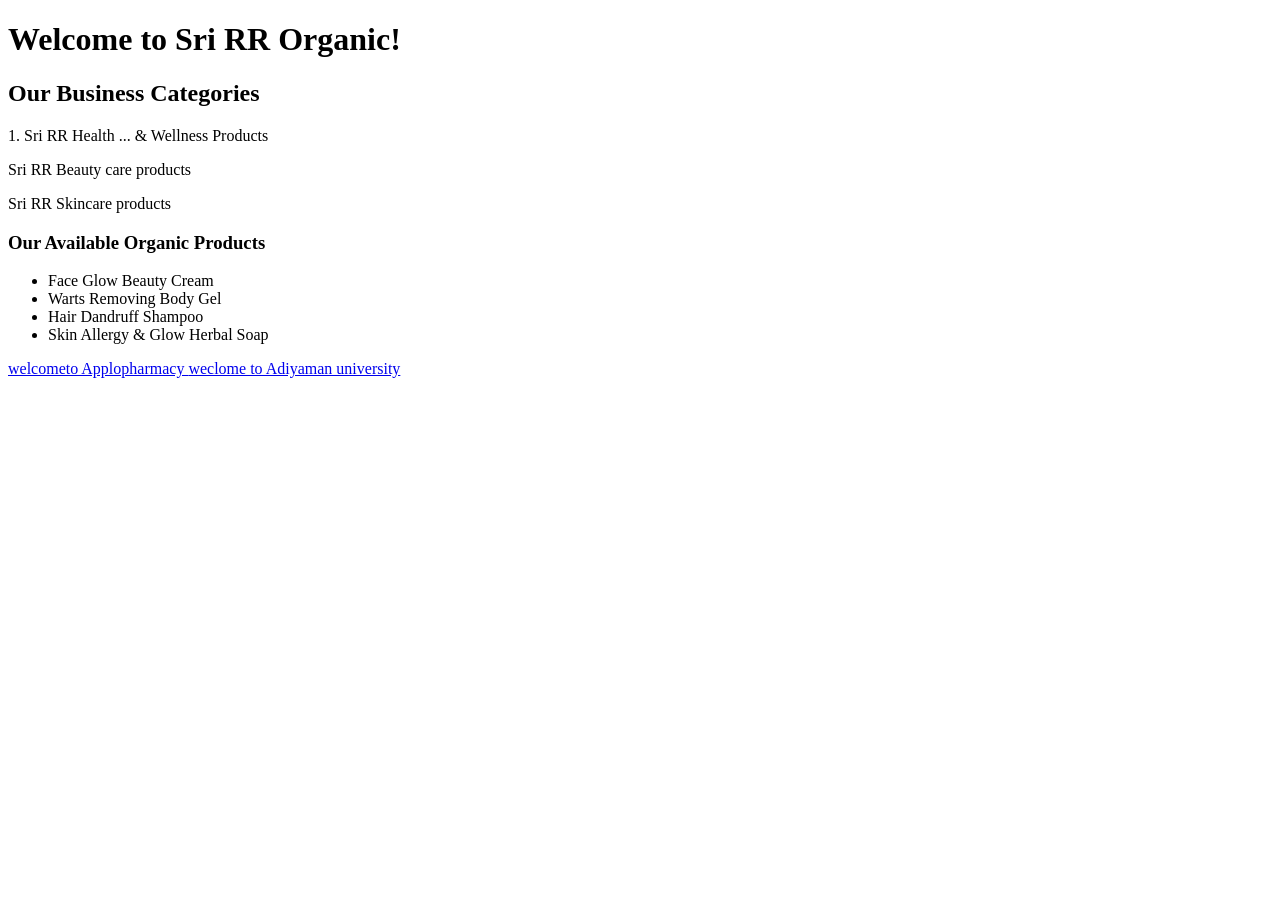
<file: webdesign/secondcode.html>
<!DOCTYPE html>
<html lang="en">

<head>
    <meta charset="UTF-8">
    <meta name="viewport" content="width=device-width, initial-scale=1.0">
    <title> My Webpage Sri RR Organic</title>
</head>
<body>

    <h1>Welcome to Sri RR Organic!</h1>
    <h2>Our Business Categories</h2>

    <p>1. Sri RR Health ... & Wellness Products</p>

    <p>Sri RR Beauty care products </p>

    <p>Sri RR Skincare products</p>
    
    <h3> Our Available Organic Products</h3>
    <ul> 
        <li>Face Glow Beauty Cream</li>
        <li>Warts Removing Body Gel</li>
        <li>Hair Dandruff Shampoo</li>
        <li>Skin Allergy & Glow Herbal Soap</li>
    </ul>
<a href="https://www.facebook.com">welcometo Applopharmacy
</a> 
<a href="https://www.facebook.com">weclome to Adiyaman university
</a>  
<a href="https://www.facebook.com:>welcome tO Global hospital
</a>
</body>
</html>
</file>
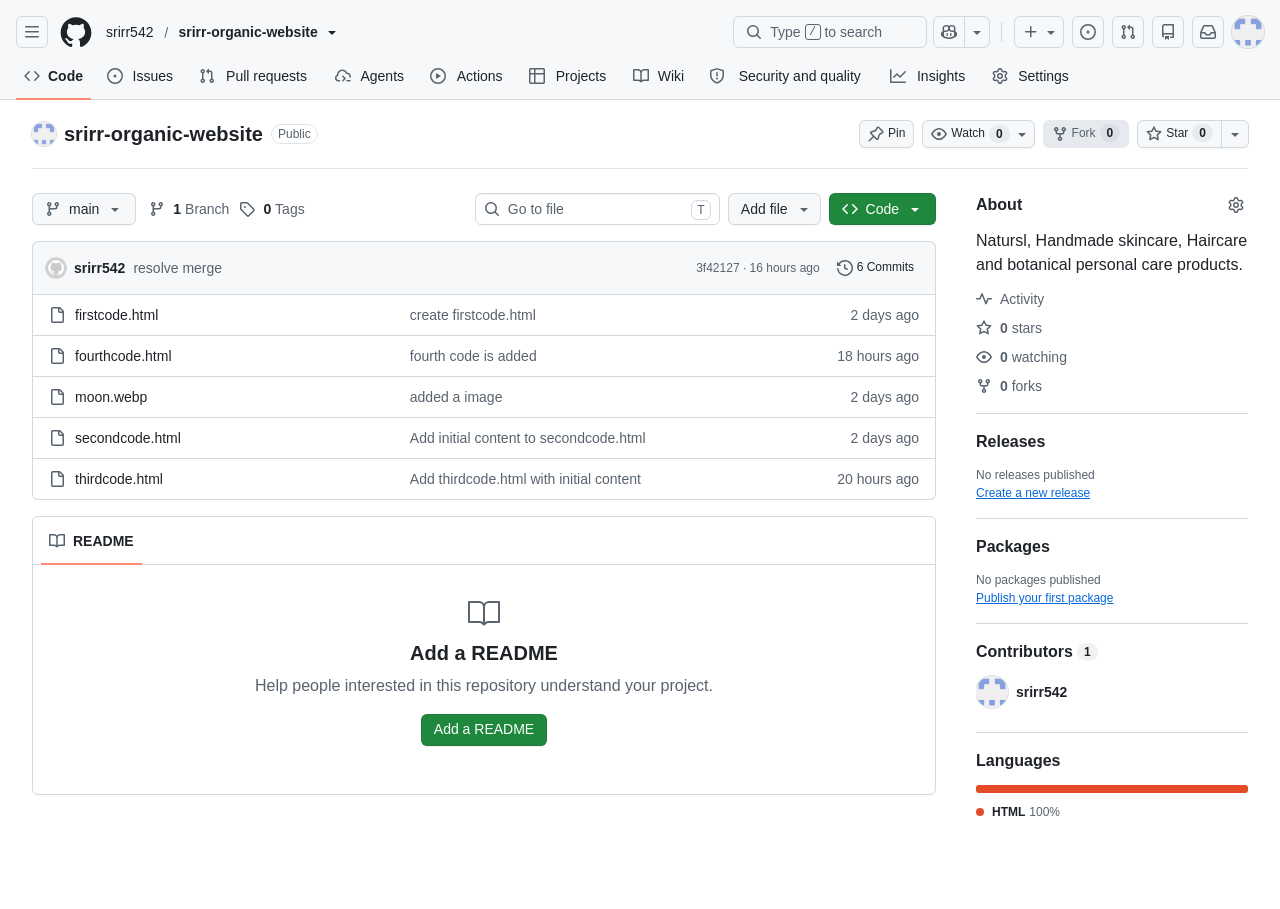
<file: webdesign/.vscode/srirr542_srirr-organic-website_ Natursl, Handmade skincare, Haircare and botanical personal care products..html>
<!DOCTYPE html>
<!-- saved from url=(0049)https://github.com/srirr542/srirr-organic-website -->
<html lang="en" data-render-ssr="false" data-color-mode="auto" data-light-theme="light" data-dark-theme="dark" data-a11y-animated-images="system" data-a11y-link-underlines="true" class="js-focus-visible" data-js-focus-visible=""><head><meta http-equiv="Content-Type" content="text/html; charset=UTF-8"><meta name="viewport" content="width=device-width, initial-scale=1" nonce=""><link rel="preload" as="image" href="./srirr542_srirr-organic-website_ Natursl, Handmade skincare, Haircare and botanical personal care products._files/352103370"><style data-precedence="github-ui-cascade-layer-order" data-href="github-ui-cascade-layer-order">@layer primer-css-base,primer-react,recipes,properties,tailwind-theme,utilities;</style><link rel="stylesheet" href="./srirr542_srirr-organic-website_ Natursl, Handmade skincare, Haircare and botanical personal care products._files/index-BMnP-cfX.css" crossorigin="anonymous" nonce="" data-precedence="default"><link rel="stylesheet" href="./srirr542_srirr-organic-website_ Natursl, Handmade skincare, Haircare and botanical personal care products._files/light-Az9Ud4P0.css" data-theme="light" crossorigin="anonymous" nonce="" data-precedence="default"><link rel="stylesheet" href="./srirr542_srirr-organic-website_ Natursl, Handmade skincare, Haircare and botanical personal care products._files/dark-DeeaFiWu.css" data-theme="dark" crossorigin="anonymous" nonce="" data-precedence="default"><link rel="stylesheet" href="./srirr542_srirr-organic-website_ Natursl, Handmade skincare, Haircare and botanical personal care products._files/index-D1dehyc5.css" crossorigin="anonymous" nonce="" data-precedence="default"><link rel="stylesheet" href="./srirr542_srirr-organic-website_ Natursl, Handmade skincare, Haircare and botanical personal care products._files/index-D-S89MAN.css" crossorigin="anonymous" nonce="" data-precedence="default"><link rel="stylesheet" href="./srirr542_srirr-organic-website_ Natursl, Handmade skincare, Haircare and botanical personal care products._files/primer-react-CbUG1sBw.css" crossorigin="anonymous" nonce="" data-precedence="default"><link rel="stylesheet" href="./srirr542_srirr-organic-website_ Natursl, Handmade skincare, Haircare and botanical personal care products._files/index-WRGUfaM_.css" crossorigin="anonymous" nonce="" data-precedence="default"><link rel="stylesheet" href="./srirr542_srirr-organic-website_ Natursl, Handmade skincare, Haircare and botanical personal care products._files/IpmBannerBase-Cty3zTqp.css" crossorigin="anonymous" nonce="" data-precedence="default"><link rel="stylesheet" href="./srirr542_srirr-organic-website_ Natursl, Handmade skincare, Haircare and botanical personal care products._files/src-CFvXHJMG.css" crossorigin="anonymous" nonce="" data-precedence="default"><link rel="stylesheet" href="./srirr542_srirr-organic-website_ Natursl, Handmade skincare, Haircare and botanical personal care products._files/GlobalNavLayout-irMw2uX5.css" crossorigin="anonymous" nonce="" data-precedence="default"><link rel="stylesheet" href="./srirr542_srirr-organic-website_ Natursl, Handmade skincare, Haircare and botanical personal care products._files/repo-layout-BaOgDBBg.css" crossorigin="anonymous" nonce="" data-precedence="default"><link rel="stylesheet" href="./srirr542_srirr-organic-website_ Natursl, Handmade skincare, Haircare and botanical personal care products._files/ReposHeaderRefSelector-B9UxEzc7.css" crossorigin="anonymous" nonce="" data-precedence="default"><link rel="stylesheet" href="./srirr542_srirr-organic-website_ Natursl, Handmade skincare, Haircare and botanical personal care products._files/repos-file-tree-view-4Z0gRkfs.css" crossorigin="anonymous" nonce="" data-precedence="default"><link rel="stylesheet" href="./srirr542_srirr-organic-website_ Natursl, Handmade skincare, Haircare and botanical personal care products._files/ScrollMarksContainer-jgZd6-5D.css" crossorigin="anonymous" nonce="" data-precedence="default"><link rel="stylesheet" href="./srirr542_srirr-organic-website_ Natursl, Handmade skincare, Haircare and botanical personal care products._files/SharedPageLayout-kmFQ-Zzm.css" crossorigin="anonymous" nonce="" data-precedence="default"><link rel="stylesheet" href="./srirr542_srirr-organic-website_ Natursl, Handmade skincare, Haircare and botanical personal care products._files/CodeViewHeader-Xv6roy9P.css" crossorigin="anonymous" nonce="" data-precedence="default"><link rel="stylesheet" href="./srirr542_srirr-organic-website_ Natursl, Handmade skincare, Haircare and botanical personal care products._files/layout-DKvBDqaB.css" crossorigin="anonymous" nonce="" data-precedence="default"><link rel="stylesheet" href="./srirr542_srirr-organic-website_ Natursl, Handmade skincare, Haircare and botanical personal care products._files/file-tree-layout-BDWI1weM.css" crossorigin="anonymous" nonce="" data-precedence="default"><link rel="stylesheet" href="./srirr542_srirr-organic-website_ Natursl, Handmade skincare, Haircare and botanical personal care products._files/LinkButton-Cn8HxVbV.css" crossorigin="anonymous" nonce="" data-precedence="default"><link rel="stylesheet" href="./srirr542_srirr-organic-website_ Natursl, Handmade skincare, Haircare and botanical personal care products._files/CodeLine-oq-fb_lN.css" crossorigin="anonymous" nonce="" data-precedence="default"><link rel="stylesheet" href="./srirr542_srirr-organic-website_ Natursl, Handmade skincare, Haircare and botanical personal care products._files/AddFileDropdownButton-DAJ6xZPB.css" crossorigin="anonymous" nonce="" data-precedence="default"><link rel="stylesheet" href="./srirr542_srirr-organic-website_ Natursl, Handmade skincare, Haircare and botanical personal care products._files/NavigationMenu-Dv56f9B9.css" crossorigin="anonymous" nonce="" data-precedence="default"><link rel="stylesheet" href="./srirr542_srirr-organic-website_ Natursl, Handmade skincare, Haircare and botanical personal care products._files/CodeViewContextBanners-wB9-7qV-.css" crossorigin="anonymous" nonce="" data-precedence="default"><link rel="stylesheet" href="./srirr542_srirr-organic-website_ Natursl, Handmade skincare, Haircare and botanical personal care products._files/CodeViewBanners-DaGyN4gM.css" crossorigin="anonymous" nonce="" data-precedence="default"><link rel="stylesheet" href="./srirr542_srirr-organic-website_ Natursl, Handmade skincare, Haircare and botanical personal care products._files/Panel-ErmkviJf.css" crossorigin="anonymous" nonce="" data-precedence="default"><link rel="stylesheet" href="./srirr542_srirr-organic-website_ Natursl, Handmade skincare, Haircare and botanical personal care products._files/CopilotPopover-CSxOS_ZP.css" crossorigin="anonymous" nonce="" data-precedence="default"><link rel="stylesheet" href="./srirr542_srirr-organic-website_ Natursl, Handmade skincare, Haircare and botanical personal care products._files/SpacesOwnerDropdown-UwSvB4-I.css" crossorigin="anonymous" nonce="" data-precedence="default"><link rel="stylesheet" href="./srirr542_srirr-organic-website_ Natursl, Handmade skincare, Haircare and botanical personal care products._files/BlobViewContent-pUr8orpj.css" crossorigin="anonymous" nonce="" data-precedence="default"><link rel="stylesheet" href="./srirr542_srirr-organic-website_ Natursl, Handmade skincare, Haircare and botanical personal care products._files/CodeView-BI3vmOsV.css" crossorigin="anonymous" nonce="" data-precedence="default"><script type="importmap" nonce="">{"imports":{"react":"https://github.githubassets.com/assets/react-fa5e2e82e6e0ecc0.js","react/compiler-runtime":"https://github.githubassets.com/assets/react-compiler-runtime-4610bd6d3de9c049.js","scheduler":"https://github.githubassets.com/assets/scheduler-58b860b049ca307c.js","react-dom":"https://github.githubassets.com/assets/react-dom-c7f52540bb6b77ed.js","react-dom/client":"https://github.githubassets.com/assets/react-dom-client-35b308126995de85.js","react-is":"https://github.githubassets.com/assets/react-is-e0b593954b4706d8.js","react/jsx-dev-runtime":"https://github.githubassets.com/assets/react-jsx-dev-runtime-ea55d68667d559e5.js","react/jsx-runtime":"https://github.githubassets.com/assets/react-jsx-runtime-4915cb0f5b3aff04.js","react-reconciler":"https://github.githubassets.com/assets/react-reconciler-8e99e505c4429605.js"}}</script><meta name="react-profiling" content="0"><link rel="modulepreload" href="https://github.githubassets.com/assets/react-fa5e2e82e6e0ecc0.js" crossorigin="anonymous" nonce=""><link rel="modulepreload" href="https://github.githubassets.com/assets/react-compiler-runtime-4610bd6d3de9c049.js" crossorigin="anonymous" nonce=""><link rel="modulepreload" href="https://github.githubassets.com/assets/scheduler-58b860b049ca307c.js" crossorigin="anonymous" nonce=""><link rel="modulepreload" href="https://github.githubassets.com/assets/react-dom-c7f52540bb6b77ed.js" crossorigin="anonymous" nonce=""><link rel="modulepreload" href="https://github.githubassets.com/assets/react-dom-client-35b308126995de85.js" crossorigin="anonymous" nonce=""><link rel="modulepreload" href="https://github.githubassets.com/assets/react-is-e0b593954b4706d8.js" crossorigin="anonymous" nonce=""><link rel="modulepreload" href="https://github.githubassets.com/assets/react-jsx-runtime-4915cb0f5b3aff04.js" crossorigin="anonymous" nonce=""><link rel="modulepreload" href="https://github.githubassets.com/assets/react-reconciler-8e99e505c4429605.js" crossorigin="anonymous" nonce=""><meta name="release" content="ee168845eb2be91203b179104ac9977fe4ea69a3"><meta name="fetch-nonce" content="v2:40c3d0ea-9752-4065-bcad-26ab174c3d4d"><meta name="theme-color" content="#1e2327"><meta name="color-scheme" content="light dark"><meta name="react-app-name" content="code-view"><meta name="route-pattern" content="/$owner/$repo/" data-datadog-rum-route-pattern="" data-route-source="client"><meta name="data-router-route-id" content="codeViewRepoRoute"><link rel="mask-icon" href="https://github.githubassets.com/pinned-octocat.svg" color="#000000"><link rel="alternate icon" class="js-site-favicon" type="image/png" href="https://github.githubassets.com/favicons/favicon-dark.png"><link rel="icon" class="js-site-favicon" type="image/svg+xml" href="https://github.githubassets.com/favicons/favicon-dark.svg" data-base-href="https://github.githubassets.com/favicons/favicon"><link rel="apple-touch-icon" href="https://github.githubassets.com/apple-touch-icon.png"><link rel="apple-touch-icon" sizes="180x180" href="https://github.githubassets.com/apple-touch-icon-180x180.png"><meta name="browser-errors-url" content="https://api.github.com/_private/browser/errors?service=ui"><meta name="browser-stats-url" content="https://api.github.com/_private/browser/stats?service=ui"><meta name="octolytics-url" content="https://collector.github.com/github/collect"><meta name="hostname" content="github.com"><link rel="shared-web-socket" href="wss://alive.github.com/_sockets/u/352103370/ws?session=eyJ2IjoiVjMiLCJ1IjozNTIxMDMzNzAsInMiOjIzOTgwOTMyODgsImMiOjIwNTM4MzQ3MjQsInQiOjE3OTQ1NjE3NDl9--3d6656bb053d7ca08a706e7205832552650109050a209ce6818fd5b0acf0b9a9" data-refresh-url="/_alive" data-session-id="4529dca139b5ef1206271e24345ba055b7cc05f3bb63b88a14fa8c7e7253d296"><meta property="csp-nonce" content="YPH6xMyhArkrZz0il/g5Prm9cRsLR44g"><meta name="ui-service" content="true" nonce=""><meta name="user-login" content="srirr542" nonce=""><meta name="octolytics-actor-id" content="352103370" nonce=""><meta name="octolytics-actor-login" content="srirr542" nonce=""><meta name="octolytics-actor-hash" content="75ac97b494503f1f1bd4cc2650c210644b8a8ce34c0e4eac3894409a2295bfdf" nonce=""><meta name="keyboard-shortcuts-preference" content="all" nonce=""><meta name="hovercards-preference" content="true" nonce=""><meta name="announcement-preference-hovercard" content="true" nonce=""><meta name="current-repo-nwo" content="srirr542/srirr-organic-website" nonce=""><link rel="modulepreload" href="./srirr542_srirr-organic-website_ Natursl, Handmade skincare, Haircare and botanical personal care products._files/index-DynNk-_x.js.download" crossorigin="anonymous" nonce=""><link rel="modulepreload" href="https://github.githubassets.com/assets/rolldown-runtime-C1w6yGGe.js" crossorigin="anonymous" nonce=""><link rel="modulepreload" href="https://github.githubassets.com/assets/primer-react-DcwRqkq7.js" crossorigin="anonymous" nonce=""><link rel="modulepreload" href="https://github.githubassets.com/assets/router-CTJ3vPjC.js" crossorigin="anonymous" nonce=""><link rel="modulepreload" href="https://github.githubassets.com/assets/octicons~index~global-nav-layout~global-nav-layout~layout~index~tree~tree-delete~repo-overv~isidzsw4-BrqizgWA.js" crossorigin="anonymous" nonce=""><link rel="modulepreload" href="https://github.githubassets.com/assets/octicons~index~global-nav-layout~global-nav-layout~quick-search~FailureAnalysisPanel~IssueV~lze3midd-D9pfIJo_.js" crossorigin="anonymous" nonce=""><link rel="modulepreload" href="https://github.githubassets.com/assets/octicons~index~global-nav-layout~global-nav-layout~layout~index~preload-quick-search~quick-~o5pswmok-BMnROW9f.js" crossorigin="anonymous" nonce=""><link rel="modulepreload" href="https://github.githubassets.com/assets/octicons~index~layout~index~tree~tree-delete~delete~blob~blob-layout~blame~FailureAnalysisP~oke5atdo-C13OoQEz.js" crossorigin="anonymous" nonce=""><link rel="modulepreload" href="https://github.githubassets.com/assets/octicons~index~layout~index~preload-quick-search~quick-search~IssueViewer~DashboardIssueVie~jnahnp8o-CRQ3FB2E.js" crossorigin="anonymous" nonce=""><link rel="modulepreload" href="https://github.githubassets.com/assets/octicons~index~global-nav-layout~global-nav-layout~layout~index~repo-layout~tree~repo-overv~owza5qzc-BWmoNwjt.js" crossorigin="anonymous" nonce=""><link rel="modulepreload" href="https://github.githubassets.com/assets/octicons~index~layout~index~Pulls~Issues~preload-quick-search~quick-search~IssueViewer~Dash~bjupagca-kkcfdgHb.js" crossorigin="anonymous" nonce=""><link rel="modulepreload" href="https://github.githubassets.com/assets/octicons~index~global-nav-layout~global-nav-layout~layout~index~layout~quick-search~Failure~n8bfylu7-BFZ9iq4n.js" crossorigin="anonymous" nonce=""><link rel="modulepreload" href="https://github.githubassets.com/assets/octicons~index~global-nav-layout~global-nav-layout~layout~index~tree~repo-overview~layout~q~hqy78sa9-Bfh__L-q.js" crossorigin="anonymous" nonce=""><link rel="modulepreload" href="https://github.githubassets.com/assets/octicons~index~layout~index~preload-quick-search~quick-search~CreateIssueDialog~StartConver~dedgnmaz-DeGF2m3l.js" crossorigin="anonymous" nonce=""><link rel="modulepreload" href="https://github.githubassets.com/assets/octicons~index~global-nav-layout~global-nav-layout~SavedSearchesDialog~layout~index~tree~re~bxg26kqg-y0D6Wm4C.js" crossorigin="anonymous" nonce=""><link rel="modulepreload" href="https://github.githubassets.com/assets/octicons~index~layout~index~CommandPaletteDotcom~TerminalLockedIcon~MoveToTopIcon~MoonIcon~~l6e8r86p-DHZVqnnL.js" crossorigin="anonymous" nonce=""><link rel="modulepreload" href="https://github.githubassets.com/assets/octicons~index~global-nav-layout~global-nav-layout~tree~repo-overview~blob~blame~quick-sear~e80jm23v-DK_SCRGD.js" crossorigin="anonymous" nonce=""><link rel="modulepreload" href="https://github.githubassets.com/assets/octicons~index~layout~index~tree~repo-overview~blob~blame~IssueViewer~DashboardIssueViewerW~jwavtyyf-BpAoACzm.js" crossorigin="anonymous" nonce=""><link rel="modulepreload" href="https://github.githubassets.com/assets/octicons~index~blob-layout~file-tree-layout~tree~global-nav-layout~global-nav-layout~layout~cxcd0chq-D6diM3Tq.js" crossorigin="anonymous" nonce=""><link rel="modulepreload" href="https://github.githubassets.com/assets/octicons~index~global-nav-layout~global-nav-layout~SavedSearchesDialog~layout~index~tree~tr~lr6bwkbc-DtM6pK3n.js" crossorigin="anonymous" nonce=""><link rel="modulepreload" href="https://github.githubassets.com/assets/octicons~index~global-nav-layout~global-nav-layout~layout~index~tree~repo-overview~blob~bla~f9w4zl11-Dtp4boIH.js" crossorigin="anonymous" nonce=""><link rel="modulepreload" href="https://github.githubassets.com/assets/octicons~index~global-nav-layout~global-nav-layout~layout~index~tree~repo-overview~layout~p~g01yhj3x-BeBHNbM0.js" crossorigin="anonymous" nonce=""><link rel="modulepreload" href="https://github.githubassets.com/assets/octicons~index~layout~index~preload-quick-search~quick-search~IssueViewer~DashboardIssueVie~bky9bnnv-_sBRSjuk.js" crossorigin="anonymous" nonce=""><link rel="modulepreload" href="https://github.githubassets.com/assets/octicons~index~layout~index~tree~repo-overview~layout~blob~blame~preload-quick-search~quick~mjwo8m45-C3-EyDc_.js" crossorigin="anonymous" nonce=""><link rel="modulepreload" href="https://github.githubassets.com/assets/octicons~index~ClientError~global-nav-layout~global-nav-layout~SavedSearchesDialog~Feedback~jrgvdb28-of7zsXg1.js" crossorigin="anonymous" nonce=""><link rel="modulepreload" href="https://github.githubassets.com/assets/octicons~index~tree~repo-overview~layout~IssueViewer~DashboardIssueViewerWrapper~CreateIssu~ieag58dl-C_YGiq_Y.js" crossorigin="anonymous" nonce=""><link rel="modulepreload" href="https://github.githubassets.com/assets/octicons~index~tree~tree-delete~repo-overview~layout~file-tree-layout~delete~blob~blob-layo~8bm0oj7c-BZOmzj3z.js" crossorigin="anonymous" nonce=""><link rel="modulepreload" href="https://github.githubassets.com/assets/octicons~index~global-nav-layout~global-nav-layout~layout~index~tree~repo-overview~blob~bla~fziyui45-BHv3m3U_.js" crossorigin="anonymous" nonce=""><link rel="modulepreload" href="https://github.githubassets.com/assets/octicons~index~blob~blame~IssueViewer~DashboardIssueViewerWrapper~CopilotImmersiveEmbedded~~izbdx6i8-uq06NJMA.js" crossorigin="anonymous" nonce=""><link rel="modulepreload" href="https://github.githubassets.com/assets/octicons~index~tree~repo-overview~layout~IssueViewer~DashboardIssueViewerWrapper~CreateIssu~fxpakkak-DwHqhjO-.js" crossorigin="anonymous" nonce=""><link rel="modulepreload" href="https://github.githubassets.com/assets/global-nav-layout-DBobQalM.js" crossorigin="anonymous" nonce=""><link rel="modulepreload" href="https://github.githubassets.com/assets/GlobalNavLayout-BasG2N3l.js" crossorigin="anonymous" nonce=""><link rel="modulepreload" href="https://github.githubassets.com/assets/octicons~global-nav-layout~global-nav-layout~layout~WallIcon~TriangleCircleIcon~SparklesFil~jtgnj64g-A8LOzvi_.js" crossorigin="anonymous" nonce=""><link rel="modulepreload" href="https://github.githubassets.com/assets/LazyOcticon-CQMj9E-K.js" crossorigin="anonymous" nonce=""><link rel="modulepreload" href="https://github.githubassets.com/assets/one-copilot-context-entry-D5Yinat4.js" crossorigin="anonymous" nonce=""><link rel="modulepreload" href="https://github.githubassets.com/assets/IpmBannerBase-DVNpbzMK.js" crossorigin="anonymous" nonce=""><link rel="modulepreload" href="https://github.githubassets.com/assets/react-partial-anchor-DvO0YMDF.js" crossorigin="anonymous" nonce=""><link rel="modulepreload" href="https://github.githubassets.com/assets/src-i320EI3m.js" crossorigin="anonymous" nonce=""><link rel="modulepreload" href="https://github.githubassets.com/assets/EnterpriseAnnouncementBanner-1aAMD_qZ.js" crossorigin="anonymous" nonce=""><link rel="modulepreload" href="https://github.githubassets.com/assets/global-nav-layout-xxk_adVp.js" crossorigin="anonymous" nonce=""><link rel="modulepreload" href="https://github.githubassets.com/assets/repo-layout-eCewpYN9.js" crossorigin="anonymous" nonce=""><link rel="modulepreload" href="https://github.githubassets.com/assets/layout-DNvK0yQi.js" crossorigin="anonymous" nonce=""><link rel="modulepreload" href="https://github.githubassets.com/assets/FilesPageInfoContext-B781ZvZL.js" crossorigin="anonymous" nonce=""><link rel="modulepreload" href="https://github.githubassets.com/assets/repos-file-tree-view-amSHgdNz.js" crossorigin="anonymous" nonce=""><link rel="modulepreload" href="https://github.githubassets.com/assets/ActivityBoundary-cwOSuCsB.js" crossorigin="anonymous" nonce=""><link rel="modulepreload" href="https://github.githubassets.com/assets/use-tree-list-sd9WuuIn.js" crossorigin="anonymous" nonce=""><link rel="modulepreload" href="https://github.githubassets.com/assets/ReposHeaderRefSelector-C92G0_DL.js" crossorigin="anonymous" nonce=""><link rel="modulepreload" href="https://github.githubassets.com/assets/use-route-payload-DGkU7Y7X.js" crossorigin="anonymous" nonce=""><link rel="modulepreload" href="https://github.githubassets.com/assets/CodeViewBannersContext-C7pEj9SX.js" crossorigin="anonymous" nonce=""><link rel="modulepreload" href="https://github.githubassets.com/assets/ScrollMarksContainer-DN4YAZSD.js" crossorigin="anonymous" nonce=""><link rel="modulepreload" href="https://github.githubassets.com/assets/BudgetThresholdBanner-Ck7qGP6w.js" crossorigin="anonymous" nonce=""><link rel="modulepreload" href="https://github.githubassets.com/assets/CodeNavContext-v02C1tjn.js" crossorigin="anonymous" nonce=""><link rel="modulepreload" href="https://github.githubassets.com/assets/TreePaneContext-6xRH3u9E.js" crossorigin="anonymous" nonce=""><link rel="modulepreload" href="https://github.githubassets.com/assets/SharedPageLayout-C7NZAKNL.js" crossorigin="anonymous" nonce=""><link rel="modulepreload" href="https://github.githubassets.com/assets/CodeViewHeader-l2hpOh3j.js" crossorigin="anonymous" nonce=""><link rel="modulepreload" href="https://github.githubassets.com/assets/octicons~tree~repo-overview~layout~blob~blame~CopilotImmersiveEmbedded~CodespacesTabReact~B~m0xgrqi9-CRJKkkVf.js" crossorigin="anonymous" nonce=""><meta name="octolytics-dimension-repository_id" content="1453779346"><meta name="octolytics-dimension-repository_nwo" content="srirr542/srirr-organic-website"><meta name="octolytics-dimension-user_id" content="352103370"><meta name="octolytics-dimension-user_login" content="srirr542"><meta name="github-code-view-meta-stats" id="github-code-view-meta-stats" data-hydrostats="publish"><script id="client-env" type="application/json">{"locale":"en","featureFlags":["actions_caches_react_view","actions_enable_background_steps","actions_new_hosted_runner_image_select_sizes_and_versions","actions_workflow_language_service_allow_case_function","actions_workflows_react_toggle","agent_author_search_expansion","agent_author_search_expansion_ui_pulls","ai_resource_search","alternate_user_config_repo","billing_billable_licenses_cost_center_bucket_fix","billing_budget_expiration","billing_cost_center_list_assigned_resources","billing_discount_threshold_notification","billing_shared_compute_usage","ccr_implement_suggestion_refresh","code_quality_enablement_banner_targeting","code_quality_remove_preview","code_view_checks_live_updates","code_view_raf_sticky_lines","codemirror_inp_optimizations","codespaces_prebuild_region_target_update","coding_agent_third_party_model_ui","copilot-software-factories","copilot_agent_snippy","copilot_api_agentic_issue_marshal_yaml","copilot_automation_continuous_history","copilot_automation_repo_mcp_servers","copilot_automations_pagination","copilot_base_model_policy_row","copilot_chat_auto_mode_v2","copilot_chat_clear_model_selection_for_default_change","copilot_chat_disable_model_picker_while_streaming","copilot_chat_increase_token_padding","copilot_chat_surfaces_rewrite","copilot_chat_vision_dotcom_chat_ga_gate","copilot_css_textarea_autosize","copilot_custom_copilots","copilot_custom_copilots_feature_preview","copilot_duplicate_thread","copilot_extensions_removal_on_marketplace","copilot_fix_failed_workflows_all_skus","copilot_hide_hovercard","copilot_immersive_task_hyperlinking","copilot_issue_list_show_more","copilot_managed_settings_validation_file_links","copilot_mission_control_agent_merge_fix_ci","copilot_mission_control_agent_merge_resolve_conflicts","copilot_mission_control_automation_grouping","copilot_mission_control_awps_batching","copilot_mission_control_create_pull_request_client_tool","copilot_mission_control_create_repository_client_tool","copilot_mission_control_early_stop","copilot_mission_control_environments_web_kickoff","copilot_mission_control_hide_task_list_counts","copilot_mission_control_independent_mode_controls","copilot_mission_control_messaging_app_dm_steering","copilot_mission_control_needs_attention","copilot_mission_control_pinned_tasks","copilot_mission_control_reasoning_effort","copilot_mission_control_reuse_project_workspace","copilot_mission_control_sandbox_request_image_override","copilot_mission_control_session_client_attribution","copilot_mission_control_task_alive_updates","copilot_mission_control_task_route_preloading","copilot_mission_control_task_sharing","copilot_mission_control_use_api_gateway","copilot_org_policy_page_focus_mode","copilot_policy_ui_refresh","copilot_quick_chat_recent_artifact_sessions","copilot_share_active_subthread","copilot_spaces_ga","copilot_spaces_individual_policies_ga","copilot_swe_agent_authorization_status_ui","copilot_swe_agent_automation_completed_trigger","copilot_swe_agent_automation_failed_trigger","copilot_swe_agent_automation_repository_owned","copilot_swe_agent_automation_resource_scoped_writes","copilot_swe_agent_code_scanning_alert_trigger","copilot_swe_agent_dependabot_alert_trigger","copilot_swe_agent_discussion_comment_trigger","copilot_swe_agent_discussion_opened_trigger","copilot_swe_agent_discussion_updated_trigger","copilot_swe_agent_hide_model_picker_if_only_auto","copilot_swe_agent_issue_assigned_trigger","copilot_swe_agent_issue_closed_trigger","copilot_swe_agent_issue_comment_trigger","copilot_swe_agent_issue_labeled_trigger","copilot_swe_agent_issue_reopened_trigger","copilot_swe_agent_issue_status_changed_trigger","copilot_swe_agent_mcp_permission_gate","copilot_swe_agent_merge_conflict_trigger","copilot_swe_agent_pr_comment_model_picker","copilot_swe_agent_pull_request_assigned_trigger","copilot_swe_agent_pull_request_closed_trigger","copilot_swe_agent_pull_request_comment_trigger","copilot_swe_agent_pull_request_converted_to_draft_trigger","copilot_swe_agent_pull_request_labeled_trigger","copilot_swe_agent_pull_request_merged_trigger","copilot_swe_agent_pull_request_opened_trigger","copilot_swe_agent_pull_request_ready_for_review_trigger","copilot_swe_agent_pull_request_reopened_trigger","copilot_swe_agent_pull_request_review_dismissed_trigger","copilot_swe_agent_pull_request_review_requested_trigger","copilot_swe_agent_pull_request_review_submitted_trigger","copilot_swe_agent_pull_request_review_thread_resolved_trigger","copilot_swe_agent_pull_request_review_thread_unresolved_trigger","copilot_swe_agent_pull_request_synchronize_trigger","copilot_swe_agent_secret_scanning_alert_trigger","copilot_swe_agent_sub_issue_added_trigger","copilot_swe_agent_use_subagents","copilot_task_api_github_rest_style","copilot_task_scoped_alive_channel","copilot_token_based_billing","copilot_user_can_upgrade_plan_field","datadog_rum","datadog_rum_custom_metrics","fgpat_permissions_selector_redesign","glc_code_quality_repo_settings_workflow_config","global_issues_filtered_list_layout","global_nav_context_refresh","home_dashboard_ga","hyperspace_2025_logged_out_batch_1","hyperspace_2025_logged_out_batch_2","hyperspace_2025_logged_out_batch_3","in_product_messaging_datadog_monitoring","ipm_ubb_individual_budget_banner","issue_create_status_header","issue_fields_add_picker","issue_fields_multi_select","issue_fields_user_owned_viewer","issue_inline_avatars","issue_relative_time_micro","issues_hide_closed_sub_issues","issues_index_query_persistence","issues_lazy_load_comment_box_suggestions","issues_react_chrome_container_query_fix","issues_react_include_bots_in_pickers","issues_react_ui_feedback","labels_archiving","labels_archiving_info","landing_pages_ninetailed","lifecycle_label_name_updates","marketing_cookie_consent_banner","marketing_pages_search_explore_provider","memex_live_update_hovercard","memex_mwl_filter_field_delimiter","memex_remove_deprecated_type_issue","memex_roadmap_drag_style","merge_queue_restricted_pushers_warning","merge_status_header_feedback","new_batched_queries_hook","octocaptcha_origin_optimization","one_copilot_chat_disable_ahp_pings","one_copilot_chat_disable_eager_resume","one_copilot_chat_owner_split_picker","one_copilot_chat_queue_submit_while_reconnecting","one_copilot_chat_resume_on_intent","one_copilot_grouped_tool_calls","one_copilot_remember_tool_permissions","one_copilot_simplified_environment_picker","pr_unified_on_empty_side","primer_react_css_anchor_positioning","primer_react_merged_forwarded_refs","primer_react_timeline_list_semantics","prs_contextual_comment_controls","prs_copilot_app_open_action","prs_copilot_assignee_session_indicator","prs_css_anchor_positioning","prs_desktop_checkout","prs_mergeability_live_updates_trailing","prs_overview_for_you_refresh","prs_overview_react_public_preview","prx_files","pull_request_file_tree_prefetch_on_hover_50ms","pull_request_files_virtualization","pull_request_persister","pull_request_stacks_auto_merge_stack_permission","pull_request_stacks_navigation_shortcuts","pull_request_virtualization_image_estimate","pull_request_virtualization_loader_batching","pull_request_virtualization_scroll_compensation","pull_request_virtualization_scroll_intent","pull_requests_deferred_highlight_fallback","pull_requests_persistent_whitespace_preferences","pull_requests_stacks_view_ui_checks","react_blob_isolate_code_lines","react_blob_ssr_content_visibility","react_data_router_nonblocking_revalidation","react_data_router_tanstack_allowed","react_query_props_with_key","react_sandbox_future_tanstack","repo_app_turbo","repo_issues_sidebar_layout","repo_pulls_dashboard_surface","repos_contributors_limited_default_range","repository_suggester_elastic_search","rulesets_actor_list_editor","sample_network_conn_type","scribe_artifacts_api","scribe_artifacts_html","secret_scanning_public_monitoring_hide_preview_labels","secret_scanning_public_monitoring_hide_validity_coming_soon","see_who_reacted","session_logs_ungroup_reasoning_text","set_sha256_on_repo_creation_form","site_banner_desktop_copilot_app","site_global_banner_ghe_copilot","site_global_banner_technology_partner_of_the_year_2026","site_homepage_refresh_2026","site_landing_pages_stable_canvas_position","speculation_rules_ui_service","suggest_custom_property_values_copilot","suppress_automated_browser_vitals","swp_forms_disable_octocaptcha","track_notifications_settings_usage","trusted_types_policies","trusted_types_worker","turbo_link_eligibility_optimization","ui_route_code_view","ui_route_repos","ui_service_eligible","ui_service_gate_aware_external_check","unified_batch_pr_comments","universe26_banners_post_on-d","update_issue_suggestions","viewscreen_sandbox","warn_inaccessible_attachments","webp_support","workstream_plugin_bootstrap"],"githubDomain":"https://github.com","login":"srirr542","uiComputeCohort":"treatment","copilotApiOverrideUrl":"https://api.individual.githubcopilot.com"}</script><script id="datadog-rum-config" type="application/json">{"version":1,"applicationId":"851db457-c3a9-463b-b2e5-906d1ef37118","clientToken":"[base64]","site":"datadoghq.com","service":"github-ui","env":"production","proxyUrl":"https://api.github.com/_private/browser/rum","sessionSampleRate":100,"profilingSampleRate":0,"remoteConfiguration":{"id":"98395865-d221-4f97-80fe-bfb0d289ce72"}}</script><link rel="modulepreload" as="script" crossorigin="" href="https://github.githubassets.com/assets/include-fragment-D9Gpuujk.js"><link rel="modulepreload" as="script" crossorigin="" href="https://github.githubassets.com/assets/GlobalNavMenu-BNZuNQBg.js"><link rel="modulepreload" as="script" crossorigin="" href="https://github.githubassets.com/assets/octicons~GlobalNavMenu~CopilotImmersiveEmbedded~ChatAppEmbeddedPartial~TaskChat~ViewFilesIc~jaqwis3h-aqNSFrTP.js"><link rel="stylesheet" crossorigin="" href="./srirr542_srirr-organic-website_ Natursl, Handmade skincare, Haircare and botanical personal care products._files/GlobalNavMenu-4nJJ6jNI.css"><link rel="modulepreload" as="script" crossorigin="" href="https://github.githubassets.com/assets/GlobalNavUserMenu-DqnrDk9U.js"><link rel="modulepreload" as="script" crossorigin="" href="https://github.githubassets.com/assets/octicons~GlobalNavUserMenu~AccountSwitchDialog~CommandPaletteDotcom~SignOutIcon~PaintbrushI~g7jjoz1w-Ybl7_6TU.js"><link rel="modulepreload" as="script" crossorigin="" href="https://github.githubassets.com/assets/ErrorDialog-CCUQ4es3.js"><link rel="stylesheet" crossorigin="" href="./srirr542_srirr-organic-website_ Natursl, Handmade skincare, Haircare and botanical personal care products._files/GlobalNavUserMenu-DxsH4Orp.css"><link rel="modulepreload" as="script" crossorigin="" href="https://github.githubassets.com/assets/hovercards-provider-BQN7fwHM.js"><link rel="stylesheet" crossorigin="" href="./srirr542_srirr-organic-website_ Natursl, Handmade skincare, Haircare and botanical personal care products._files/hovercards-provider-Dgbzjm3l.css"><link rel="modulepreload" as="script" crossorigin="" href="https://github.githubassets.com/assets/main-B4ZHSp7u.js"><link rel="modulepreload" as="script" crossorigin="" href="https://github.githubassets.com/assets/handlingStack-BhumBGMg.js"><link rel="modulepreload" as="script" crossorigin="" href="https://github.githubassets.com/assets/main-Bh7rnDCv.js"><link rel="modulepreload" as="script" crossorigin="" href="https://github.githubassets.com/assets/AccountSwitchDialog-DsUin6y_.js"><link rel="stylesheet" crossorigin="" href="./srirr542_srirr-organic-website_ Natursl, Handmade skincare, Haircare and botanical personal care products._files/AccountSwitchDialog-DeNELORu.css"><link rel="modulepreload" as="script" crossorigin="" href="https://github.githubassets.com/assets/ShortcutsDialogContent-C-Vy2DHM.js"><link rel="stylesheet" crossorigin="" href="./srirr542_srirr-organic-website_ Natursl, Handmade skincare, Haircare and botanical personal care products._files/ShortcutsDialogContent-DAD9ViFJ.css"><link rel="modulepreload" as="script" crossorigin="" href="https://github.githubassets.com/assets/CopilotImmersiveEmbedded-B01AXp39.js"><link rel="modulepreload" as="script" crossorigin="" href="https://github.githubassets.com/assets/octicons~CopilotImmersiveEmbedded~TaskChat~UnlinkIcon~SquareCircleIcon~ShareAndroidIcon~Piv~lj7xpi6l-DzM0QrPL.js"><link rel="modulepreload" as="script" crossorigin="" href="https://github.githubassets.com/assets/dist-DMRUBQnM.js"><link rel="modulepreload" as="script" crossorigin="" href="https://github.githubassets.com/assets/js-yaml-Bv_iUQ0d.js"><link rel="modulepreload" as="script" crossorigin="" href="https://github.githubassets.com/assets/CodeMirror-CevhAivg.js"><link rel="modulepreload" as="script" crossorigin="" href="https://github.githubassets.com/assets/dist-D2Lzd9tf.js"><link rel="modulepreload" as="script" crossorigin="" href="https://github.githubassets.com/assets/dist-vgLnEZqQ.js"><link rel="modulepreload" as="script" crossorigin="" href="https://github.githubassets.com/assets/dist-DZHw3WlR.js"><link rel="modulepreload" as="script" crossorigin="" href="https://github.githubassets.com/assets/dist-CCypzviW.js"><link rel="modulepreload" as="script" crossorigin="" href="https://github.githubassets.com/assets/firefox-empty-editor-caret-DORbg9yi.js"><link rel="modulepreload" as="script" crossorigin="" href="https://github.githubassets.com/assets/ahp-session-selectors-B5BXgJ3K.js"><link rel="stylesheet" crossorigin="" href="./srirr542_srirr-organic-website_ Natursl, Handmade skincare, Haircare and botanical personal care products._files/ahp-session-selectors-BjHRWr_q.css"><link rel="modulepreload" as="script" crossorigin="" href="https://github.githubassets.com/assets/SessionLoadingIndicator-QfXJJVD0.js"><link rel="modulepreload" as="script" crossorigin="" href="https://github.githubassets.com/assets/ahp-prompt-conversion-CKHF0xTV.js"><link rel="modulepreload" as="script" crossorigin="" href="https://github.githubassets.com/assets/task-complete-BlW0brus.js"><link rel="stylesheet" crossorigin="" href="./srirr542_srirr-organic-website_ Natursl, Handmade skincare, Haircare and botanical personal care products._files/ahp-prompt-conversion-pRfoJQBY.css"><link rel="modulepreload" as="script" crossorigin="" href="https://github.githubassets.com/assets/use-sandbox-upload-CsN5XmX7.js"><link rel="modulepreload" as="script" crossorigin="" href="https://github.githubassets.com/assets/useTasks-kQ3onm5Z.js"><link rel="modulepreload" as="script" crossorigin="" href="https://github.githubassets.com/assets/use-optimistic-recovery-turns-Dnv9Nem2.js"><link rel="stylesheet" crossorigin="" href="./srirr542_srirr-organic-website_ Natursl, Handmade skincare, Haircare and botanical personal care products._files/use-optimistic-recovery-turns-CVtAq46i.css"><link rel="modulepreload" as="script" crossorigin="" href="https://github.githubassets.com/assets/libesm-1fps9sOY.js"><link rel="stylesheet" crossorigin="" href="./srirr542_srirr-organic-website_ Natursl, Handmade skincare, Haircare and botanical personal care products._files/SessionLoadingIndicator-DFaoc8bZ.css"><link rel="modulepreload" as="script" crossorigin="" href="https://github.githubassets.com/assets/UserProblemStatementMessage-dMn50ago.js"><link rel="modulepreload" as="script" crossorigin="" href="https://github.githubassets.com/assets/use-prompt-response-submission-CEjt5Xq8.js"><link rel="stylesheet" crossorigin="" href="./srirr542_srirr-organic-website_ Natursl, Handmade skincare, Haircare and botanical personal care products._files/use-prompt-response-submission-BSnlQfIo.css"><link rel="stylesheet" crossorigin="" href="./srirr542_srirr-organic-website_ Natursl, Handmade skincare, Haircare and botanical personal care products._files/UserProblemStatementMessage-8ClHBR9C.css"><link rel="modulepreload" as="script" crossorigin="" href="https://github.githubassets.com/assets/TaskChat-G5uAsTvz.js"><link rel="modulepreload" as="script" crossorigin="" href="https://github.githubassets.com/assets/use-sso-change-detection-D_G3vxKs.js"><link rel="stylesheet" crossorigin="" href="./srirr542_srirr-organic-website_ Natursl, Handmade skincare, Haircare and botanical personal care products._files/TaskChat-C5tDzdrN.css"><link rel="modulepreload" as="script" crossorigin="" href="https://github.githubassets.com/assets/use-latest-commit-vlw5_8eI.js"><link rel="modulepreload" as="script" crossorigin="" href="https://github.githubassets.com/assets/ReadOnlyConversationNotice-WcfJ8-xl.js"><link rel="stylesheet" crossorigin="" href="./srirr542_srirr-organic-website_ Natursl, Handmade skincare, Haircare and botanical personal care products._files/ReadOnlyConversationNotice-W2RgO72E.css"><link rel="modulepreload" as="script" crossorigin="" href="https://github.githubassets.com/assets/Title-BaWquibY.js"><link rel="stylesheet" crossorigin="" href="./srirr542_srirr-organic-website_ Natursl, Handmade skincare, Haircare and botanical personal care products._files/Title-Vi7YSQfq.css"><link rel="modulepreload" as="script" crossorigin="" href="https://github.githubassets.com/assets/queries-EYaH0bNB.js"><link rel="stylesheet" crossorigin="" href="./srirr542_srirr-organic-website_ Natursl, Handmade skincare, Haircare and botanical personal care products._files/CopilotImmersiveEmbedded-VniXfk6o.css"><link rel="modulepreload" as="script" crossorigin="" href="https://github.githubassets.com/assets/repo-overview-BsD7aioK.js"><link rel="modulepreload" as="script" crossorigin="" href="https://github.githubassets.com/assets/ReposOverviewPage-7ZtTHha0.js"><link rel="stylesheet" crossorigin="" href="./srirr542_srirr-organic-website_ Natursl, Handmade skincare, Haircare and botanical personal care products._files/ReposOverviewPage-DNoctyQz.css"><title>srirr542/srirr-organic-website: Natursl, Handmade skincare, Haircare and botanical personal care products.</title></head><body style=""><!--$--><!--$--><div><div style="min-height:101vh"><header aria-label="Global navigation menu" data-component="Stack" class="GlobalNav styles-module_gNfHta_appHeader prc-Stack-Stack-UQ9k6" data-gap="none" data-direction="vertical" data-align="stretch" data-wrap="nowrap" data-justify="start" data-padding="none"><div data-component="Stack" class="prc-Stack-Stack-UQ9k6" data-direction="horizontal" data-align="center" data-wrap="nowrap" data-justify="center" data-padding="none"><div data-testid="top-nav-left" data-component="Stack" class="styles-module_gNfHta_left styles-module_gNfHta_withLocalNavigation prc-Stack-Stack-UQ9k6" data-gap="condensed" data-direction="horizontal" data-align="stretch" data-wrap="nowrap" data-justify="start" data-padding="normal"><div data-loading-wrapper="true"><button data-component="IconButton" type="button" aria-haspopup="dialog" class="prc-Button-ButtonBase-9n-Xk styles-module_gNfHta_appHeaderButton prc-Button-IconButton-fyge7" data-loading="false" data-no-visuals="true" data-size="medium" data-variant="invisible" aria-labelledby="_R_lkhcb6_"><svg data-component="Octicon" aria-hidden="true" focusable="false" class="octicon octicon-three-bars" viewBox="0 0 16 16" width="16" height="16" fill="currentColor" display="inline-block" overflow="visible" style="vertical-align:text-bottom"><path d="M1 2.75A.75.75 0 0 1 1.75 2h12.5a.75.75 0 0 1 0 1.5H1.75A.75.75 0 0 1 1 2.75Zm0 5A.75.75 0 0 1 1.75 7h12.5a.75.75 0 0 1 0 1.5H1.75A.75.75 0 0 1 1 7.75ZM1.75 12h12.5a.75.75 0 0 1 0 1.5H1.75a.75.75 0 0 1 0-1.5Z"></path></svg></button></div><span class="prc-TooltipV2-Tooltip-tLeuB" data-direction="se" data-component="Tooltip" aria-hidden="true" id="_R_lkhcb6_" popover="auto" style="top: 52px; left: 16px;">Open menu</span><div class="d-none"></div><a data-component="IconButton" type="button" class="prc-Button-ButtonBase-9n-Xk styles-module_iipd_W_appHeaderHome prc-Button-IconButton-fyge7" data-loading="false" data-no-visuals="true" data-size="medium" data-variant="invisible" aria-labelledby="_R_pkhcb6_" href="https://github.com/"><svg data-component="Octicon" aria-hidden="true" focusable="false" class="octicon octicon-mark-github" viewBox="0 0 24 24" width="32" height="32" fill="currentColor" display="inline-block" overflow="visible" style="vertical-align:text-bottom"><path d="M10.226 17.284c-2.965-.36-5.054-2.493-5.054-5.256 0-1.123.404-2.336 1.078-3.144-.292-.741-.247-2.314.09-2.965.898-.112 2.111.36 2.83 1.01.853-.269 1.752-.404 2.853-.404 1.1 0 1.999.135 2.807.382.696-.629 1.932-1.1 2.83-.988.315.606.36 2.179.067 2.942.72.854 1.101 2 1.101 3.167 0 2.763-2.089 4.852-5.098 5.234.763.494 1.28 1.572 1.28 2.807v2.336c0 .674.561 1.056 1.235.786 4.066-1.55 7.255-5.615 7.255-10.646C23.5 6.188 18.334 1 11.978 1 5.62 1 .5 6.188.5 12.545c0 4.986 3.167 9.12 7.435 10.669.606.225 1.19-.18 1.19-.786V20.63a2.9 2.9 0 0 1-1.078.224c-1.483 0-2.359-.808-2.987-2.313-.247-.607-.517-.966-1.034-1.033-.27-.023-.359-.135-.359-.27 0-.27.45-.471.898-.471.652 0 1.213.404 1.797 1.235.45.651.921.943 1.483.943.561 0 .92-.202 1.437-.719.382-.381.674-.718.944-.943"></path></svg></a><span class="prc-TooltipV2-Tooltip-tLeuB" data-direction="s" data-component="Tooltip" aria-hidden="true" popover="auto"><span id="_R_pkhcb6_">Homepage <span class="prc-src-InternalVisuallyHidden-2YaI6">(<!-- -->g then d<!-- -->)</span></span><span class="prc-TooltipV2-KeybindingHintContainer-Ymj-3 prc-TooltipV2-HasTextBefore-fdOXj" aria-hidden="true" data-component="Tooltip.KeybindingHintContainer"><kbd class="prc-KeybindingHint-KeybindingHint-qpYIs prc-Text-Text-9mHv3" data-component="KeybindingHint" data-testid="keybinding-hint"><span class="prc-components-Chord-DdhWN prc-components-ChordOnEmphasis-O-4BS prc-components-ChordSmall-c-P-x prc-Text-Text-9mHv3" data-component="Text" data-kbd-chord="true"> <span class="prc-src-InternalVisuallyHidden-2YaI6">g</span><span aria-hidden="true">G</span></span><span class="prc-src-InternalVisuallyHidden-2YaI6">then</span> <span class="prc-components-Chord-DdhWN prc-components-ChordOnEmphasis-O-4BS prc-components-ChordSmall-c-P-x prc-Text-Text-9mHv3" data-component="Text" data-kbd-chord="true"> <span class="prc-src-InternalVisuallyHidden-2YaI6">d</span><span aria-hidden="true">D</span></span></kbd></span></span><div class="d-none"></div></div><div data-testid="top-nav-center" data-component="Stack" class="styles-module_gNfHta_center styles-module_gNfHta_withLocalNavigation prc-Stack-Stack-UQ9k6" data-gap="condensed" data-direction="horizontal" data-align="stretch" data-wrap="nowrap" data-justify="start" data-padding="normal"><nav class="styles-module_iipd_W_contextRegion prc-Breadcrumbs-BreadcrumbsBase-3Gb-B" aria-label="Breadcrumbs" data-overflow="menu" data-variant="normal" data-component="Breadcrumbs"><ol class="prc-Breadcrumbs-BreadcrumbsList-BKjpe"><li class="prc-Breadcrumbs-ItemWrapper-k0NLn"><a class="styles-module_iipd_W_contextCrumb prc-Breadcrumbs-Item-jcraJ" data-component="Breadcrumbs.Item" href="https://github.com/srirr542"><span class="">srirr542</span></a></li><li class="prc-Breadcrumbs-ItemWrapper-k0NLn"><a class="styles-module_iipd_W_contextCrumb styles-module_iipd_W_contextCrumbLast styles-module_iipd_W_repoPickerCrumb prc-Breadcrumbs-Item-jcraJ active" aria-current="page" data-component="Breadcrumbs.Item" href="https://github.com/srirr542/srirr-organic-website" data-status="active">srirr-organic-website</a><div class="d-none"></div><button data-component="IconButton" type="button" aria-haspopup="true" aria-expanded="false" tabindex="0" class="prc-Button-ButtonBase-9n-Xk styles-module_iipd_W_contextCrumb styles-module_iipd_W_repoPickerDropdownButton prc-Button-IconButton-fyge7" data-loading="false" data-no-visuals="true" data-size="small" data-variant="invisible" aria-labelledby="_R_1nd6khcb6_" id="_R_7d6khcb6_" style="anchor-name: --anchored-overlay-anchor-_R_7d6khcb6H1_;"><svg data-component="Octicon" aria-hidden="true" focusable="false" class="octicon octicon-triangle-down" viewBox="0 0 16 16" width="16" height="16" fill="currentColor" display="inline-block" overflow="visible" style="vertical-align:text-bottom"><path d="m4.427 7.427 3.396 3.396a.25.25 0 0 0 .354 0l3.396-3.396A.25.25 0 0 0 11.396 7H4.604a.25.25 0 0 0-.177.427Z"></path></svg></button><span class="prc-TooltipV2-Tooltip-tLeuB" data-direction="s" data-component="Tooltip" aria-hidden="true" popover="auto"><span id="_R_1nd6khcb6_">Switch repository<span class="prc-src-InternalVisuallyHidden-2YaI6">(<!-- -->alt shift r<!-- -->)</span></span><span class="prc-TooltipV2-KeybindingHintContainer-Ymj-3 prc-TooltipV2-HasTextBefore-fdOXj" aria-hidden="true" data-component="Tooltip.KeybindingHintContainer"><kbd class="prc-KeybindingHint-KeybindingHint-qpYIs prc-Text-Text-9mHv3" data-component="KeybindingHint" data-testid="keybinding-hint"><span class="prc-components-Chord-DdhWN prc-components-ChordOnEmphasis-O-4BS prc-components-ChordSmall-c-P-x prc-Text-Text-9mHv3" data-component="Text" data-kbd-chord="true"> <span class="prc-src-InternalVisuallyHidden-2YaI6">alt</span><span aria-hidden="true">Alt</span> <span class="prc-src-InternalVisuallyHidden-2YaI6">shift</span><span aria-hidden="true">⇧</span> <span class="prc-src-InternalVisuallyHidden-2YaI6">r</span><span aria-hidden="true">R</span></span></kbd></span></span></li></ol></nav><div class="Search-module_mT1eDG_searchButtonGroup prc-ButtonGroup-ButtonGroup-vFUrY" data-component="ButtonGroup"><div class="prc-ButtonGroup-Item-PqvDl"><button data-component="Button" type="button" aria-label="Open quick search dialog, type / to search" class="prc-Button-ButtonBase-9n-Xk styles-module_gNfHta_appHeaderButton Search-module_mT1eDG_searchButton" data-loading="false" data-size="medium" data-variant="invisible"><span data-component="buttonContent" data-align="center" class="prc-Button-ButtonContent-Iohp5"><span data-component="leadingVisual" class="prc-Button-Visual-YNt2F prc-Button-LeadingVisual-UySKu prc-Button-VisualWrap-E4cnq"><svg data-component="Octicon" aria-hidden="true" focusable="false" class="octicon octicon-search" viewBox="0 0 16 16" width="16" height="16" fill="currentColor" display="inline-block" overflow="visible" style="vertical-align:text-bottom"><path d="M10.68 11.74a6 6 0 0 1-7.922-8.982 6 6 0 0 1 8.982 7.922l3.04 3.04a.749.749 0 0 1-.326 1.275.749.749 0 0 1-.734-.215ZM11.5 7a4.499 4.499 0 1 0-8.997 0A4.499 4.499 0 0 0 11.5 7Z"></path></svg></span><span data-component="text" class="prc-Button-Label-FWkx3"><span class="Search-module_mT1eDG_placeholder Search-module_mT1eDG_text Search-module_mT1eDG_value">Type <kbd class="Search-module_mT1eDG_kbd">/</kbd> to search</span></span></span></button></div><div class="prc-ButtonGroup-Item-PqvDl"></div></div><div class="d-none"></div></div><div data-testid="top-nav-right" data-component="Stack" class="styles-module_gNfHta_right styles-module_gNfHta_withLocalNavigation styles-module_gNfHta_rightWithResponsiveCreateButton prc-Stack-Stack-UQ9k6" data-gap="condensed" data-direction="horizontal" data-align="center" data-wrap="nowrap" data-justify="start" data-padding="normal"><div data-testid="top-bar-actions" data-component="Stack" class="prc-Stack-Stack-UQ9k6" data-gap="condensed" data-direction="horizontal" data-align="center" data-wrap="nowrap" data-justify="start" data-padding="none"><div class="hide-sm hide-md"><div class="CopilotItems-module_V6fXDW_Wrapper"><div class="prc-ButtonGroup-ButtonGroup-vFUrY" data-component="ButtonGroup"><div class="prc-ButtonGroup-Item-PqvDl"><a data-component="IconButton" type="button" class="prc-Button-ButtonBase-9n-Xk styles-module_gNfHta_appHeaderButton prc-Button-IconButton-fyge7" data-loading="false" data-no-visuals="true" data-size="medium" data-variant="invisible" aria-labelledby="_R_l97khcb6_" href="https://github.com/copilot"><svg data-component="Octicon" aria-hidden="true" focusable="false" class="octicon octicon-copilot" viewBox="0 0 16 16" width="16" height="16" fill="currentColor" display="inline-block" overflow="visible" style="vertical-align:text-bottom"><path d="M7.998 15.035c-4.562 0-7.873-2.914-7.998-3.749V9.338c.085-.628.677-1.686 1.588-2.065.013-.07.024-.143.036-.218.029-.183.06-.384.126-.612-.201-.508-.254-1.084-.254-1.656 0-.87.128-1.769.693-2.484.579-.733 1.494-1.124 2.724-1.261 1.206-.134 2.262.034 2.944.765.05.053.096.108.139.165.044-.057.094-.112.143-.165.682-.731 1.738-.899 2.944-.765 1.23.137 2.145.528 2.724 1.261.566.715.693 1.614.693 2.484 0 .572-.053 1.148-.254 1.656.066.228.098.429.126.612.012.076.024.148.037.218.924.385 1.522 1.471 1.591 2.095v1.872c0 .766-3.351 3.795-8.002 3.795Zm0-1.485c2.28 0 4.584-1.11 5.002-1.433V7.862l-.023-.116c-.49.21-1.075.291-1.727.291-1.146 0-2.059-.327-2.71-.991A3.222 3.222 0 0 1 8 6.303a3.24 3.24 0 0 1-.544.743c-.65.664-1.563.991-2.71.991-.652 0-1.236-.081-1.727-.291l-.023.116v4.255c.419.323 2.722 1.433 5.002 1.433ZM6.762 2.83c-.193-.206-.637-.413-1.682-.297-1.019.113-1.479.404-1.713.7-.247.312-.369.789-.369 1.554 0 .793.129 1.171.308 1.371.162.181.519.379 1.442.379.853 0 1.339-.235 1.638-.54.315-.322.527-.827.617-1.553.117-.935-.037-1.395-.241-1.614Zm4.155-.297c-1.044-.116-1.488.091-1.681.297-.204.219-.359.679-.242 1.614.091.726.303 1.231.618 1.553.299.305.784.54 1.638.54.922 0 1.28-.198 1.442-.379.179-.2.308-.578.308-1.371 0-.765-.123-1.242-.37-1.554-.233-.296-.693-.587-1.713-.7Z"></path><path d="M6.25 9.037a.75.75 0 0 1 .75.75v1.501a.75.75 0 0 1-1.5 0V9.787a.75.75 0 0 1 .75-.75Zm4.25.75v1.501a.75.75 0 0 1-1.5 0V9.787a.75.75 0 0 1 1.5 0Z"></path></svg></a><span class="prc-TooltipV2-Tooltip-tLeuB" data-direction="s" data-component="Tooltip" aria-hidden="true" id="_R_l97khcb6_" popover="auto">Chat with Copilot</span></div><div class="prc-ButtonGroup-Item-PqvDl"><div class="d-none"></div><button data-component="ActionMenu.Button" type="button" aria-label="Open Copilot…" aria-haspopup="true" aria-expanded="false" tabindex="0" class="prc-Button-ButtonBase-9n-Xk styles-module_gNfHta_appHeaderButton CopilotItems-module_V6fXDW_CopilotMenu" data-loading="false" data-size="medium" data-variant="invisible" id="_R_1997khcb6_" style="anchor-name: --anchored-overlay-anchor-_R_7997khcb6H1_;"><span data-component="buttonContent" data-align="center" class="prc-Button-ButtonContent-Iohp5"><span data-component="leadingVisual" class="prc-Button-Visual-YNt2F prc-Button-LeadingVisual-UySKu prc-Button-VisualWrap-E4cnq"><svg data-component="Octicon" aria-hidden="true" focusable="false" class="octicon octicon-copilot" viewBox="0 0 16 16" width="16" height="16" fill="currentColor" display="inline-block" overflow="visible" style="vertical-align:text-bottom"><path d="M7.998 15.035c-4.562 0-7.873-2.914-7.998-3.749V9.338c.085-.628.677-1.686 1.588-2.065.013-.07.024-.143.036-.218.029-.183.06-.384.126-.612-.201-.508-.254-1.084-.254-1.656 0-.87.128-1.769.693-2.484.579-.733 1.494-1.124 2.724-1.261 1.206-.134 2.262.034 2.944.765.05.053.096.108.139.165.044-.057.094-.112.143-.165.682-.731 1.738-.899 2.944-.765 1.23.137 2.145.528 2.724 1.261.566.715.693 1.614.693 2.484 0 .572-.053 1.148-.254 1.656.066.228.098.429.126.612.012.076.024.148.037.218.924.385 1.522 1.471 1.591 2.095v1.872c0 .766-3.351 3.795-8.002 3.795Zm0-1.485c2.28 0 4.584-1.11 5.002-1.433V7.862l-.023-.116c-.49.21-1.075.291-1.727.291-1.146 0-2.059-.327-2.71-.991A3.222 3.222 0 0 1 8 6.303a3.24 3.24 0 0 1-.544.743c-.65.664-1.563.991-2.71.991-.652 0-1.236-.081-1.727-.291l-.023.116v4.255c.419.323 2.722 1.433 5.002 1.433ZM6.762 2.83c-.193-.206-.637-.413-1.682-.297-1.019.113-1.479.404-1.713.7-.247.312-.369.789-.369 1.554 0 .793.129 1.171.308 1.371.162.181.519.379 1.442.379.853 0 1.339-.235 1.638-.54.315-.322.527-.827.617-1.553.117-.935-.037-1.395-.241-1.614Zm4.155-.297c-1.044-.116-1.488.091-1.681.297-.204.219-.359.679-.242 1.614.091.726.303 1.231.618 1.553.299.305.784.54 1.638.54.922 0 1.28-.198 1.442-.379.179-.2.308-.578.308-1.371 0-.765-.123-1.242-.37-1.554-.233-.296-.693-.587-1.713-.7Z"></path><path d="M6.25 9.037a.75.75 0 0 1 .75.75v1.501a.75.75 0 0 1-1.5 0V9.787a.75.75 0 0 1 .75-.75Zm4.25.75v1.501a.75.75 0 0 1-1.5 0V9.787a.75.75 0 0 1 1.5 0Z"></path></svg></span></span><span data-component="trailingAction" class="prc-Button-Visual-YNt2F prc-Button-VisualWrap-E4cnq"><svg data-component="Octicon" aria-hidden="true" focusable="false" class="octicon octicon-triangle-down" viewBox="0 0 16 16" width="16" height="16" fill="currentColor" display="inline-block" overflow="visible" style="vertical-align:text-bottom"><path d="m4.427 7.427 3.396 3.396a.25.25 0 0 0 .354 0l3.396-3.396A.25.25 0 0 0 11.396 7H4.604a.25.25 0 0 0-.177.427Z"></path></svg></span></button></div></div></div></div><div class="CopilotImmersiveEmbedded-module_HN4xjG_CopilotChatContainer" data-testid="copilot-immersive-embedded-header-button"></div><div class="styles-module_gNfHta_itemDivider hide-sm hide-md"></div><button data-component="ActionMenu.Button" type="button" aria-haspopup="true" aria-expanded="false" tabindex="0" class="prc-Button-ButtonBase-9n-Xk GlobalCreateMenu-module_P85ecG_actionMenuButton GlobalCreateMenu-module_P85ecG_responsiveCreateMenu hide-sm" data-loading="false" data-size="medium" data-variant="invisible" aria-labelledby="global-create-menu-tooltip-_R_37khcb6_" id="_R_b7khcb6_" style="anchor-name: --anchored-overlay-anchor-_R_5r7khcb6H1_;"><span data-component="buttonContent" data-align="center" class="prc-Button-ButtonContent-Iohp5"><span data-component="leadingVisual" class="prc-Button-Visual-YNt2F prc-Button-LeadingVisual-UySKu prc-Button-VisualWrap-E4cnq"><svg data-component="Octicon" aria-hidden="true" focusable="false" class="octicon octicon-plus" viewBox="0 0 16 16" width="16" height="16" fill="currentColor" display="inline-block" overflow="visible" style="vertical-align:text-bottom"><path d="M7.75 2a.75.75 0 0 1 .75.75V7h4.25a.75.75 0 0 1 0 1.5H8.5v4.25a.75.75 0 0 1-1.5 0V8.5H2.75a.75.75 0 0 1 0-1.5H7V2.75A.75.75 0 0 1 7.75 2Z"></path></svg></span></span><span data-component="trailingAction" class="prc-Button-Visual-YNt2F prc-Button-VisualWrap-E4cnq"><svg data-component="Octicon" aria-hidden="true" focusable="false" class="octicon octicon-triangle-down" viewBox="0 0 16 16" width="16" height="16" fill="currentColor" display="inline-block" overflow="visible" style="vertical-align:text-bottom"><path d="m4.427 7.427 3.396 3.396a.25.25 0 0 0 .354 0l3.396-3.396A.25.25 0 0 0 11.396 7H4.604a.25.25 0 0 0-.177.427Z"></path></svg></span></button><span class="prc-TooltipV2-Tooltip-tLeuB" data-direction="s" data-component="Tooltip" aria-hidden="true" id="global-create-menu-tooltip-_R_37khcb6_" popover="auto">Create new...</span><div data-component="Stack" class="hide-sm hide-md prc-Stack-Stack-UQ9k6" data-gap="condensed" data-direction="horizontal" data-align="center" data-wrap="nowrap" data-justify="start" data-padding="none"><a data-component="IconButton" type="button" class="prc-Button-ButtonBase-9n-Xk styles-module_gNfHta_appHeaderButton prc-Button-IconButton-fyge7" data-loading="false" data-no-visuals="true" data-size="medium" data-variant="invisible" aria-labelledby="_R_1c7khcb6_" href="https://github.com/issues"><svg data-component="Octicon" aria-hidden="true" focusable="false" class="octicon octicon-issue-opened" viewBox="0 0 16 16" width="16" height="16" fill="currentColor" display="inline-block" overflow="visible" style="vertical-align:text-bottom"><path d="M8 9.5a1.5 1.5 0 1 0 0-3 1.5 1.5 0 0 0 0 3Z"></path><path d="M8 0a8 8 0 1 1 0 16A8 8 0 0 1 8 0ZM1.5 8a6.5 6.5 0 1 0 13 0 6.5 6.5 0 0 0-13 0Z"></path></svg></a><span class="prc-TooltipV2-Tooltip-tLeuB" data-direction="s" data-component="Tooltip" aria-hidden="true" id="_R_1c7khcb6_" popover="auto">All issues</span><a data-component="IconButton" class="prc-Button-ButtonBase-9n-Xk styles-module_gNfHta_appHeaderButton prc-Button-IconButton-fyge7" data-loading="false" data-no-visuals="true" data-size="medium" data-variant="invisible" aria-labelledby="_R_1k7khcb6_" href="https://github.com/pulls"><svg data-component="Octicon" aria-hidden="true" focusable="false" class="octicon octicon-git-pull-request" viewBox="0 0 16 16" width="16" height="16" fill="currentColor" display="inline-block" overflow="visible" style="vertical-align:text-bottom"><path d="M1.5 3.25a2.25 2.25 0 1 1 3 2.122v5.256a2.251 2.251 0 1 1-1.5 0V5.372A2.25 2.25 0 0 1 1.5 3.25Zm5.677-.177L9.573.677A.25.25 0 0 1 10 .854V2.5h1A2.5 2.5 0 0 1 13.5 5v5.628a2.251 2.251 0 1 1-1.5 0V5a1 1 0 0 0-1-1h-1v1.646a.25.25 0 0 1-.427.177L7.177 3.427a.25.25 0 0 1 0-.354ZM3.75 2.5a.75.75 0 1 0 0 1.5.75.75 0 0 0 0-1.5Zm0 9.5a.75.75 0 1 0 0 1.5.75.75 0 0 0 0-1.5Zm8.25.75a.75.75 0 1 0 1.5 0 .75.75 0 0 0-1.5 0Z"></path></svg></a><span class="prc-TooltipV2-Tooltip-tLeuB" data-direction="s" data-component="Tooltip" aria-hidden="true" id="_R_1k7khcb6_" popover="auto">All pull requests</span><a data-component="IconButton" class="prc-Button-ButtonBase-9n-Xk styles-module_gNfHta_appHeaderButton prc-Button-IconButton-fyge7" data-loading="false" data-no-visuals="true" data-size="medium" data-variant="invisible" aria-labelledby="_R_1s7khcb6_" href="https://github.com/repos"><svg data-component="Octicon" aria-hidden="true" focusable="false" class="octicon octicon-repo" viewBox="0 0 16 16" width="16" height="16" fill="currentColor" display="inline-block" overflow="visible" style="vertical-align:text-bottom"><path d="M2 2.5A2.5 2.5 0 0 1 4.5 0h8.75a.75.75 0 0 1 .75.75v12.5a.75.75 0 0 1-.75.75h-2.5a.75.75 0 0 1 0-1.5h1.75v-2h-8a1 1 0 0 0-.714 1.7.75.75 0 1 1-1.072 1.05A2.495 2.495 0 0 1 2 11.5Zm10.5-1h-8a1 1 0 0 0-1 1v6.708A2.486 2.486 0 0 1 4.5 9h8ZM5 12.25a.25.25 0 0 1 .25-.25h3.5a.25.25 0 0 1 .25.25v3.25a.25.25 0 0 1-.4.2l-1.45-1.087a.249.249 0 0 0-.3 0L5.4 15.7a.25.25 0 0 1-.4-.2Z"></path></svg></a><span class="prc-TooltipV2-Tooltip-tLeuB" data-direction="s" data-component="Tooltip" aria-hidden="true" id="_R_1s7khcb6_" popover="auto">All repositories</span><div class="d-none"></div></div></div><a data-component="IconButton" type="button" class="prc-Button-ButtonBase-9n-Xk styles-module_gNfHta_appHeaderButton prc-Button-IconButton-fyge7" data-loading="false" data-no-visuals="true" data-size="medium" data-variant="invisible" aria-labelledby="_R_1bkhcb6_" href="https://github.com/notifications"><svg data-component="Octicon" aria-hidden="true" focusable="false" class="octicon octicon-inbox" viewBox="0 0 16 16" width="16" height="16" fill="currentColor" display="inline-block" overflow="visible" style="vertical-align:text-bottom"><path d="M2.8 2.06A1.75 1.75 0 0 1 4.41 1h7.18c.7 0 1.333.417 1.61 1.06l2.74 6.395c.04.093.06.194.06.295v4.5A1.75 1.75 0 0 1 14.25 15H1.75A1.75 1.75 0 0 1 0 13.25v-4.5c0-.101.02-.202.06-.295Zm1.61.44a.25.25 0 0 0-.23.152L1.887 8H4.75a.75.75 0 0 1 .6.3L6.625 10h2.75l1.275-1.7a.75.75 0 0 1 .6-.3h2.863L11.82 2.652a.25.25 0 0 0-.23-.152Zm10.09 7h-2.875l-1.275 1.7a.75.75 0 0 1-.6.3h-3.5a.75.75 0 0 1-.6-.3L4.375 9.5H1.5v3.75c0 .138.112.25.25.25h12.5a.25.25 0 0 0 .25-.25Z"></path></svg></a><span class="prc-TooltipV2-Tooltip-tLeuB" data-direction="s" data-component="Tooltip" aria-hidden="true" popover="auto"><span id="_R_1bkhcb6_">You have no unread notifications<span class="prc-src-InternalVisuallyHidden-2YaI6">(<!-- -->g then n<!-- -->)</span></span><span class="prc-TooltipV2-KeybindingHintContainer-Ymj-3 prc-TooltipV2-HasTextBefore-fdOXj" aria-hidden="true" data-component="Tooltip.KeybindingHintContainer"><kbd class="prc-KeybindingHint-KeybindingHint-qpYIs prc-Text-Text-9mHv3" data-component="KeybindingHint" data-testid="keybinding-hint"><span class="prc-components-Chord-DdhWN prc-components-ChordOnEmphasis-O-4BS prc-components-ChordSmall-c-P-x prc-Text-Text-9mHv3" data-component="Text" data-kbd-chord="true"> <span class="prc-src-InternalVisuallyHidden-2YaI6">g</span><span aria-hidden="true">G</span></span><span class="prc-src-InternalVisuallyHidden-2YaI6">then</span> <span class="prc-components-Chord-DdhWN prc-components-ChordOnEmphasis-O-4BS prc-components-ChordSmall-c-P-x prc-Text-Text-9mHv3" data-component="Text" data-kbd-chord="true"> <span class="prc-src-InternalVisuallyHidden-2YaI6">n</span><span aria-hidden="true">N</span></span></kbd></span></span><div class="d-none"></div><div class="GlobalNavUserMenu-module_Y1V8rq_container"><button data-component="IconButton" type="button" aria-haspopup="menu" data-login="srirr542" class="prc-Button-ButtonBase-9n-Xk GlobalNavUserMenu-module_Y1V8rq_anchor prc-Button-IconButton-fyge7" data-loading="false" data-no-visuals="true" data-size="medium" data-variant="invisible" aria-labelledby="_R_5fkhcb6_"><img data-component="Avatar" class="prc-Avatar-Avatar-0xaUi" alt="User avatar" width="32" height="32" style="--avatarSize-regular:32px" src="./srirr542_srirr-organic-website_ Natursl, Handmade skincare, Haircare and botanical personal care products._files/352103370" data-testid="github-avatar"></button><span class="prc-TooltipV2-Tooltip-tLeuB" data-direction="s" data-component="Tooltip" aria-hidden="true" id="_R_5fkhcb6_" popover="auto">Open user navigation menu</span></div></div></div><h2 class="prc-src-InternalVisuallyHidden-2YaI6">Repository navigation</h2><nav class="prc-components-UnderlineWrapper-eT-Yj prc-UnderlineNav-UnderlineWrapper-GWONT LocalNavigation-module_gsahca_LocalNavigation" aria-label="Repository" data-variant="inset" data-overflow-mode="wrap" data-hide-icons-breakpoint="medium"><ul class="prc-UnderlineNav-ItemsList-oj8gN prc-components-UnderlineItemList-xKlKC" role="list"><li role="presentation" aria-hidden="true" class="prc-UnderlineNav-WrapSpacer--aLgz"></li><li class="prc-UnderlineNav-UnderlineNavItem-syRjR"><a aria-current="page" data-tab-item="code" data-react-nav="code-view" data-react-nav-anchor="code-view-repo-link" class="prc-components-UnderlineItem-7fP-n active" href="https://github.com/srirr542/srirr-organic-website" data-status="active"><span data-component="icon"><svg data-component="Octicon" aria-hidden="true" focusable="false" class="octicon octicon-code" viewBox="0 0 16 16" width="16" height="16" fill="currentColor" display="inline-block" overflow="visible" style="vertical-align:text-bottom"><path d="m11.28 3.22 4.25 4.25a.75.75 0 0 1 0 1.06l-4.25 4.25a.749.749 0 0 1-1.275-.326.749.749 0 0 1 .215-.734L13.94 8l-3.72-3.72a.749.749 0 0 1 .326-1.275.749.749 0 0 1 .734.215Zm-6.56 0a.751.751 0 0 1 1.042.018.751.751 0 0 1 .018 1.042L2.06 8l3.72 3.72a.749.749 0 0 1-.326 1.275.749.749 0 0 1-.734-.215L.47 8.53a.75.75 0 0 1 0-1.06Z"></path></svg></span><span data-component="text" data-content="Code">Code</span></a></li><li class="prc-UnderlineNav-UnderlineNavItem-syRjR"><a data-tab-item="issues" data-react-nav="repo" data-prefetch="moderate" class="prc-components-UnderlineItem-7fP-n" href="https://github.com/srirr542/srirr-organic-website/issues"><span data-component="icon"><svg data-component="Octicon" aria-hidden="true" focusable="false" class="octicon octicon-issue-opened" viewBox="0 0 16 16" width="16" height="16" fill="currentColor" display="inline-block" overflow="visible" style="vertical-align:text-bottom"><path d="M8 9.5a1.5 1.5 0 1 0 0-3 1.5 1.5 0 0 0 0 3Z"></path><path d="M8 0a8 8 0 1 1 0 16A8 8 0 0 1 8 0ZM1.5 8a6.5 6.5 0 1 0 13 0 6.5 6.5 0 0 0-13 0Z"></path></svg></span><span data-component="text" data-content="Issues">Issues</span></a></li><li class="prc-UnderlineNav-UnderlineNavItem-syRjR"><a data-tab-item="pull-requests" data-react-nav="repo" data-prefetch="moderate" class="prc-components-UnderlineItem-7fP-n" href="https://github.com/srirr542/srirr-organic-website/pulls"><span data-component="icon"><svg data-component="Octicon" aria-hidden="true" focusable="false" class="octicon octicon-git-pull-request" viewBox="0 0 16 16" width="16" height="16" fill="currentColor" display="inline-block" overflow="visible" style="vertical-align:text-bottom"><path d="M1.5 3.25a2.25 2.25 0 1 1 3 2.122v5.256a2.251 2.251 0 1 1-1.5 0V5.372A2.25 2.25 0 0 1 1.5 3.25Zm5.677-.177L9.573.677A.25.25 0 0 1 10 .854V2.5h1A2.5 2.5 0 0 1 13.5 5v5.628a2.251 2.251 0 1 1-1.5 0V5a1 1 0 0 0-1-1h-1v1.646a.25.25 0 0 1-.427.177L7.177 3.427a.25.25 0 0 1 0-.354ZM3.75 2.5a.75.75 0 1 0 0 1.5.75.75 0 0 0 0-1.5Zm0 9.5a.75.75 0 1 0 0 1.5.75.75 0 0 0 0-1.5Zm8.25.75a.75.75 0 1 0 1.5 0 .75.75 0 0 0-1.5 0Z"></path></svg></span><span data-component="text" data-content="Pull requests">Pull requests</span></a></li><li class="prc-UnderlineNav-UnderlineNavItem-syRjR"><a data-tab-item="agents" data-react-nav="repo" data-prefetch="moderate" class="prc-components-UnderlineItem-7fP-n" href="https://github.com/srirr542/srirr-organic-website/agents?author=srirr542"><span data-component="icon"><svg data-component="Octicon" aria-hidden="true" focusable="false" class="octicon octicon-agent" viewBox="0 0 16 16" width="16" height="16" fill="currentColor" display="inline-block" overflow="visible" style="vertical-align:text-bottom"><path d="M14.5 8.9v-.052A2.956 2.956 0 0 0 11.542 5.9a.815.815 0 0 1-.751-.501l-.145-.348A3.496 3.496 0 0 0 7.421 2.9h-.206a3.754 3.754 0 0 0-3.736 4.118l.011.121a.822.822 0 0 1-.619.879A1.81 1.81 0 0 0 1.5 9.773v.14c0 1.097.89 1.987 1.987 1.987H4.5a.75.75 0 0 1 0 1.5H3.487A3.487 3.487 0 0 1 0 9.913v-.14C0 8.449.785 7.274 1.963 6.75A5.253 5.253 0 0 1 7.215 1.4h.206a4.992 4.992 0 0 1 4.586 3.024A4.455 4.455 0 0 1 16 8.848V8.9a.75.75 0 0 1-1.5 0Z"></path><path d="m8.38 7.67 2.25 2.25a.749.749 0 0 1 0 1.061L8.38 13.23a.749.749 0 1 1-1.06-1.06l1.719-1.72L7.32 8.731A.75.75 0 0 1 8.38 7.67ZM15 13.45h-3a.75.75 0 0 1 0-1.5h3a.75.75 0 0 1 0 1.5Z"></path></svg></span><span data-component="text" data-content="Agents">Agents</span></a></li><li class="prc-UnderlineNav-UnderlineNavItem-syRjR"><a data-tab-item="actions" data-react-nav="repo" data-prefetch="moderate" class="prc-components-UnderlineItem-7fP-n" href="https://github.com/srirr542/srirr-organic-website/actions"><span data-component="icon"><svg data-component="Octicon" aria-hidden="true" focusable="false" class="octicon octicon-play" viewBox="0 0 16 16" width="16" height="16" fill="currentColor" display="inline-block" overflow="visible" style="vertical-align:text-bottom"><path d="M8 0a8 8 0 1 1 0 16A8 8 0 0 1 8 0ZM1.5 8a6.5 6.5 0 1 0 13 0 6.5 6.5 0 0 0-13 0Zm4.879-2.773 4.264 2.559a.25.25 0 0 1 0 .428l-4.264 2.559A.25.25 0 0 1 6 10.559V5.442a.25.25 0 0 1 .379-.215Z"></path></svg></span><span data-component="text" data-content="Actions">Actions</span></a></li><li class="prc-UnderlineNav-UnderlineNavItem-syRjR"><a data-tab-item="projects" data-react-nav="repo" data-prefetch="moderate" class="prc-components-UnderlineItem-7fP-n" href="https://github.com/srirr542/srirr-organic-website/projects"><span data-component="icon"><svg data-component="Octicon" aria-hidden="true" focusable="false" class="octicon octicon-table" viewBox="0 0 16 16" width="16" height="16" fill="currentColor" display="inline-block" overflow="visible" style="vertical-align:text-bottom"><path d="M0 1.75C0 .784.784 0 1.75 0h12.5C15.216 0 16 .784 16 1.75v12.5A1.75 1.75 0 0 1 14.25 16H1.75A1.75 1.75 0 0 1 0 14.25ZM6.5 6.5v8h7.75a.25.25 0 0 0 .25-.25V6.5Zm8-1.5V1.75a.25.25 0 0 0-.25-.25H6.5V5Zm-13 1.5v7.75c0 .138.112.25.25.25H5v-8ZM5 5V1.5H1.75a.25.25 0 0 0-.25.25V5Z"></path></svg></span><span data-component="text" data-content="Projects">Projects</span></a></li><li class="prc-UnderlineNav-UnderlineNavItem-syRjR"><a data-tab-item="wiki" data-prefetch="moderate" class="prc-components-UnderlineItem-7fP-n" href="https://github.com/srirr542/srirr-organic-website/wiki"><span data-component="icon"><svg data-component="Octicon" aria-hidden="true" focusable="false" class="octicon octicon-book" viewBox="0 0 16 16" width="16" height="16" fill="currentColor" display="inline-block" overflow="visible" style="vertical-align:text-bottom"><path d="M0 1.75A.75.75 0 0 1 .75 1h4.253c1.227 0 2.317.59 3 1.501A3.743 3.743 0 0 1 11.006 1h4.245a.75.75 0 0 1 .75.75v10.5a.75.75 0 0 1-.75.75h-4.507a2.25 2.25 0 0 0-1.591.659l-.622.621a.75.75 0 0 1-1.06 0l-.622-.621A2.25 2.25 0 0 0 5.258 13H.75a.75.75 0 0 1-.75-.75Zm7.251 10.324.004-5.073-.002-2.253A2.25 2.25 0 0 0 5.003 2.5H1.5v9h3.757a3.75 3.75 0 0 1 1.994.574ZM8.755 4.75l-.004 7.322a3.752 3.752 0 0 1 1.992-.572H14.5v-9h-3.495a2.25 2.25 0 0 0-2.25 2.25Z"></path></svg></span><span data-component="text" data-content="Wiki">Wiki</span></a></li><li class="prc-UnderlineNav-UnderlineNavItem-syRjR"><a data-tab-item="security-and-quality" data-prefetch="moderate" class="prc-components-UnderlineItem-7fP-n" href="https://github.com/srirr542/srirr-organic-website/security"><span data-component="icon"><svg data-component="Octicon" aria-hidden="true" focusable="false" class="octicon octicon-shield" viewBox="0 0 16 16" width="16" height="16" fill="currentColor" display="inline-block" overflow="visible" style="vertical-align:text-bottom"><path d="M7.467.133a1.748 1.748 0 0 1 1.066 0l5.25 1.68A1.75 1.75 0 0 1 15 3.48V7c0 1.566-.32 3.182-1.303 4.682-.983 1.498-2.585 2.813-5.032 3.855a1.697 1.697 0 0 1-1.33 0c-2.447-1.042-4.049-2.357-5.032-3.855C1.32 10.182 1 8.566 1 7V3.48a1.75 1.75 0 0 1 1.217-1.667Zm.61 1.429a.25.25 0 0 0-.153 0l-5.25 1.68a.25.25 0 0 0-.174.238V7c0 1.358.275 2.666 1.057 3.86.784 1.194 2.121 2.34 4.366 3.297a.196.196 0 0 0 .154 0c2.245-.956 3.582-2.104 4.366-3.298C13.225 9.666 13.5 8.36 13.5 7V3.48a.251.251 0 0 0-.174-.237l-5.25-1.68ZM8.75 4.75v3a.75.75 0 0 1-1.5 0v-3a.75.75 0 0 1 1.5 0ZM9 10.5a1 1 0 1 1-2 0 1 1 0 0 1 2 0Z"></path></svg></span><span data-component="text" data-content="Security and quality">Security and quality</span></a></li><li class="prc-UnderlineNav-UnderlineNavItem-syRjR"><a data-tab-item="insights" data-prefetch="moderate" class="prc-components-UnderlineItem-7fP-n" href="https://github.com/srirr542/srirr-organic-website/pulse"><span data-component="icon"><svg data-component="Octicon" aria-hidden="true" focusable="false" class="octicon octicon-graph" viewBox="0 0 16 16" width="16" height="16" fill="currentColor" display="inline-block" overflow="visible" style="vertical-align:text-bottom"><path d="M1.5 1.75V13.5h13.75a.75.75 0 0 1 0 1.5H.75a.75.75 0 0 1-.75-.75V1.75a.75.75 0 0 1 1.5 0Zm14.28 2.53-5.25 5.25a.75.75 0 0 1-1.06 0L7 7.06 4.28 9.78a.751.751 0 0 1-1.042-.018.751.751 0 0 1-.018-1.042l3.25-3.25a.75.75 0 0 1 1.06 0L10 7.94l4.72-4.72a.751.751 0 0 1 1.042.018.751.751 0 0 1 .018 1.042Z"></path></svg></span><span data-component="text" data-content="Insights">Insights</span></a></li><li class="prc-UnderlineNav-UnderlineNavItem-syRjR"><a data-tab-item="settings" data-prefetch="moderate" class="prc-components-UnderlineItem-7fP-n" href="https://github.com/srirr542/srirr-organic-website/settings"><span data-component="icon"><svg data-component="Octicon" aria-hidden="true" focusable="false" class="octicon octicon-gear" viewBox="0 0 16 16" width="16" height="16" fill="currentColor" display="inline-block" overflow="visible" style="vertical-align:text-bottom"><path d="M8 0a8.2 8.2 0 0 1 .701.031C9.444.095 9.99.645 10.16 1.29l.288 1.107c.018.066.079.158.212.224.231.114.454.243.668.386.123.082.233.09.299.071l1.103-.303c.644-.176 1.392.021 1.82.63.27.385.506.792.704 1.218.315.675.111 1.422-.364 1.891l-.814.806c-.049.048-.098.147-.088.294.016.257.016.515 0 .772-.01.147.038.246.088.294l.814.806c.475.469.679 1.216.364 1.891a7.977 7.977 0 0 1-.704 1.217c-.428.61-1.176.807-1.82.63l-1.102-.302c-.067-.019-.177-.011-.3.071a5.909 5.909 0 0 1-.668.386c-.133.066-.194.158-.211.224l-.29 1.106c-.168.646-.715 1.196-1.458 1.26a8.006 8.006 0 0 1-1.402 0c-.743-.064-1.289-.614-1.458-1.26l-.289-1.106c-.018-.066-.079-.158-.212-.224a5.738 5.738 0 0 1-.668-.386c-.123-.082-.233-.09-.299-.071l-1.103.303c-.644.176-1.392-.021-1.82-.63a8.12 8.12 0 0 1-.704-1.218c-.315-.675-.111-1.422.363-1.891l.815-.806c.05-.048.098-.147.088-.294a6.214 6.214 0 0 1 0-.772c.01-.147-.038-.246-.088-.294l-.815-.806C.635 6.045.431 5.298.746 4.623a7.92 7.92 0 0 1 .704-1.217c.428-.61 1.176-.807 1.82-.63l1.102.302c.067.019.177.011.3-.071.214-.143.437-.272.668-.386.133-.066.194-.158.211-.224l.29-1.106C6.009.645 6.556.095 7.299.03 7.53.01 7.764 0 8 0Zm-.571 1.525c-.036.003-.108.036-.137.146l-.289 1.105c-.147.561-.549.967-.998 1.189-.173.086-.34.183-.5.29-.417.278-.97.423-1.529.27l-1.103-.303c-.109-.03-.175.016-.195.045-.22.312-.412.644-.573.99-.014.031-.021.11.059.19l.815.806c.411.406.562.957.53 1.456a4.709 4.709 0 0 0 0 .582c.032.499-.119 1.05-.53 1.456l-.815.806c-.081.08-.073.159-.059.19.162.346.353.677.573.989.02.03.085.076.195.046l1.102-.303c.56-.153 1.113-.008 1.53.27.161.107.328.204.501.29.447.222.85.629.997 1.189l.289 1.105c.029.109.101.143.137.146a6.6 6.6 0 0 0 1.142 0c.036-.003.108-.036.137-.146l.289-1.105c.147-.561.549-.967.998-1.189.173-.086.34-.183.5-.29.417-.278.97-.423 1.529-.27l1.103.303c.109.029.175-.016.195-.045.22-.313.411-.644.573-.99.014-.031.021-.11-.059-.19l-.815-.806c-.411-.406-.562-.957-.53-1.456a4.709 4.709 0 0 0 0-.582c-.032-.499.119-1.05.53-1.456l.815-.806c.081-.08.073-.159.059-.19a6.464 6.464 0 0 0-.573-.989c-.02-.03-.085-.076-.195-.046l-1.102.303c-.56.153-1.113.008-1.53-.27a4.44 4.44 0 0 0-.501-.29c-.447-.222-.85-.629-.997-1.189l-.289-1.105c-.029-.11-.101-.143-.137-.146a6.6 6.6 0 0 0-1.142 0ZM11 8a3 3 0 1 1-6 0 3 3 0 0 1 6 0ZM9.5 8a1.5 1.5 0 1 0-3.001.001A1.5 1.5 0 0 0 9.5 8Z"></path></svg></span><span data-component="text" data-content="Settings">Settings</span></a></li></ul><div class="prc-UnderlineNav-MoreButtonContainer-Dnrq6"><div class="prc-UnderlineNav-MoreButtonDivider-dN0a-"></div><button data-component="overflow-menu-button" type="button" aria-haspopup="true" aria-expanded="false" tabindex="0" class="prc-Button-ButtonBase-9n-Xk prc-UnderlineNav-MoreButton-Y8soj" data-loading="false" data-size="medium" data-variant="invisible" id="_R_l7shcb6_" style="anchor-name: --anchored-overlay-anchor-_R_3l7shcb6H1_;"><span data-component="buttonContent" data-align="center" class="prc-Button-ButtonContent-Iohp5"><span data-component="text" class="prc-Button-Label-FWkx3"><span>More<span class="prc-src-InternalVisuallyHidden-2YaI6"> items</span></span></span></span><span data-component="trailingAction" class="prc-Button-Visual-YNt2F prc-Button-VisualWrap-E4cnq"><svg data-component="Octicon" aria-hidden="true" focusable="false" class="octicon octicon-triangle-down" viewBox="0 0 16 16" width="16" height="16" fill="currentColor" display="inline-block" overflow="visible" style="vertical-align:text-bottom"><path d="m4.427 7.427 3.396 3.396a.25.25 0 0 0 .354 0l3.396-3.396A.25.25 0 0 0 11.396 7H4.604a.25.25 0 0 0-.177.427Z"></path></svg></span></button></div></nav><div class="d-none"></div></header><main id="ui-service-main-content" tabindex="-1" data-commit-hovercards-enabled="true" data-discussion-hovercards-enabled="true" data-issue-and-pr-hovercards-enabled="true" data-project-hovercards-enabled="true"> <!-- --> <a hidden="" id="code-view-repo-link" class="active" href="https://github.com/srirr542/srirr-organic-website" data-status="active" aria-current="page"></a> <div class="d-none"></div><div><!--$--><!--/$--><div class="prc-PageLayout-PageLayoutRoot--KH-d" data-component="SplitPageLayout" style="--spacing: var(--spacing-none);"><div class="prc-PageLayout-PageLayoutWrapper-2BhU2" data-width="full"><div class="prc-PageLayout-PageLayoutContent-BneH9"><div data-component="SplitPageLayout.Content" class="prc-PageLayout-ContentWrapper-gR9eG" data-is-hidden-narrow="false"><div class="prc-PageLayout-Content-xWL-A" data-width="full" style="--spacing: var(--spacing-none);"><div class="SharedPageLayout-module_N4RGyW_content" data-selector="repos-split-pane-content" id="repos-split-pane-content" tabindex="0"><div class="prc-PageLayout-PageLayoutRoot--KH-d container-xl" data-component="SplitPageLayout" style="--spacing: var(--spacing-none);"><div class="prc-PageLayout-PageLayoutWrapper-2BhU2" data-width="full"><header data-component="SplitPageLayout.Header" data-hidden="false" class="prc-PageLayout-Header-0of-R tmp-px-3 tmp-px-lg-5" style="--spacing: var(--spacing-none);"><div class="prc-PageLayout-HeaderContent-gdFfN" style="--spacing: var(--spacing-none);"><div class="tmp-pt-3 tmp-pb-3 border-bottom color-border-muted"><div class="d-flex flex-wrap flex-items-center gapx-3 gapy-1"><div class="CodeViewHeader-module_TJmh5a_TitleWrapper"><div id="repo-title-component"><div class="d-flex flex-items-center f3 text-normal min-width-0"><img data-component="Avatar" class="mr-2 flex-shrink-0 prc-Avatar-Avatar-0xaUi" alt="srirr542" width="24" height="24" data-testid="github-avatar" src="./srirr542_srirr-organic-website_ Natursl, Handmade skincare, Haircare and botanical personal care products._files/352103370(1)" style="--avatarSize-regular: 24px;"><div itemprop="name" data-testid="repo-name-wrapper" class="mr-2 prc-Truncate-Truncate-2G1eo" data-inline="true" title="srirr-organic-website" style="--truncate-max-width: 100%;"><strong><a class="color-fg-default prc-Link-Link-9ZwDx active" data-component="Link" data-testid="repo-name-link" href="https://github.com/srirr542/srirr-organic-website" data-status="active" aria-current="page">srirr-organic-website</a></strong></div><span class="mr-1 v-align-middle prc-Label-Label-qG-Zu" data-size="small" data-variant="secondary" data-testid="repo-visibility-label" data-component="Label">Public</span></div></div></div><div><ul class="list-style-none d-flex flex-shrink-0 flex-wrap flex-items-center gap-2 py-1 RepoHeaderActions-module_dslkVa_Actions" data-testid="repo-header-actions"><li><button aria-disabled="false" data-component="Button" type="button" aria-label="Pin srirr542/srirr-organic-website" data-testid="pin-button" class="prc-Button-ButtonBase-9n-Xk" data-loading="false" data-size="small" data-variant="default" aria-describedby="_r_34_"><span data-component="buttonContent" data-align="center" class="prc-Button-ButtonContent-Iohp5"><span data-component="leadingVisual" class="prc-Button-Visual-YNt2F prc-Button-LeadingVisual-UySKu prc-Button-VisualWrap-E4cnq"><svg data-component="Octicon" aria-hidden="true" focusable="false" class="octicon octicon-pin" viewBox="0 0 16 16" width="16" height="16" fill="currentColor" display="inline-block" overflow="visible" style="vertical-align: text-bottom;"><path d="m11.294.984 3.722 3.722a1.75 1.75 0 0 1-.504 2.826l-1.327.613a3.089 3.089 0 0 0-1.707 2.084l-.584 2.454c-.317 1.332-1.972 1.8-2.94.832L5.75 11.311 1.78 15.28a.749.749 0 1 1-1.06-1.06l3.969-3.97-2.204-2.204c-.968-.968-.5-2.623.832-2.94l2.454-.584a3.08 3.08 0 0 0 2.084-1.707l.613-1.327a1.75 1.75 0 0 1 2.826-.504ZM6.283 9.723l2.732 2.731a.25.25 0 0 0 .42-.119l.584-2.454a4.586 4.586 0 0 1 2.537-3.098l1.328-.613a.25.25 0 0 0 .072-.404l-3.722-3.722a.25.25 0 0 0-.404.072l-.613 1.328a4.584 4.584 0 0 1-3.098 2.537l-2.454.584a.25.25 0 0 0-.119.42l2.731 2.732Z"></path></svg></span><span data-component="text" class="prc-Button-Label-FWkx3">Pin</span></span></button><span class="prc-TooltipV2-Tooltip-tLeuB" data-direction="s" data-component="Tooltip" role="tooltip" aria-hidden="true" id="_r_34_" popover="auto">Pin srirr542/srirr-organic-website to your profile</span></li><li><button data-component="ActionMenu.Button" type="button" data-testid="notifications-subscriptions-menu-button" aria-label="Watch: Participating in srirr542/srirr-organic-website. 0 users are watching this repository. Click to change subscription settings." aria-haspopup="true" aria-expanded="false" tabindex="0" class="prc-Button-ButtonBase-9n-Xk NotificationsSubscriptionsMenu-module_HAGqFq_ActionMenuButton" data-loading="false" data-size="small" data-variant="default" id="_r_36_" style="anchor-name: --anchored-overlay-anchor-_r_38_;"><span data-component="buttonContent" data-align="center" class="prc-Button-ButtonContent-Iohp5"><span data-component="leadingVisual" class="prc-Button-Visual-YNt2F prc-Button-LeadingVisual-UySKu prc-Button-VisualWrap-E4cnq"><svg data-component="Octicon" aria-hidden="true" focusable="false" class="octicon octicon-eye" viewBox="0 0 16 16" width="16" height="16" fill="currentColor" display="inline-block" overflow="visible" style="vertical-align: text-bottom;"><path d="M8 2c1.981 0 3.671.992 4.933 2.078 1.27 1.091 2.187 2.345 2.637 3.023a1.62 1.62 0 0 1 0 1.798c-.45.678-1.367 1.932-2.637 3.023C11.67 13.008 9.981 14 8 14c-1.981 0-3.671-.992-4.933-2.078C1.797 10.83.88 9.576.43 8.898a1.62 1.62 0 0 1 0-1.798c.45-.677 1.367-1.931 2.637-3.022C4.33 2.992 6.019 2 8 2ZM1.679 7.932a.12.12 0 0 0 0 .136c.411.622 1.241 1.75 2.366 2.717C5.176 11.758 6.527 12.5 8 12.5c1.473 0 2.825-.742 3.955-1.715 1.124-.967 1.954-2.096 2.366-2.717a.12.12 0 0 0 0-.136c-.412-.621-1.242-1.75-2.366-2.717C10.824 4.242 9.473 3.5 8 3.5c-1.473 0-2.825.742-3.955 1.715-1.124.967-1.954 2.096-2.366 2.717ZM8 10a2 2 0 1 1-.001-3.999A2 2 0 0 1 8 10Z"></path></svg></span><span data-component="text" class="prc-Button-Label-FWkx3">Watch</span><span data-component="trailingVisual" class="prc-Button-Visual-YNt2F prc-Button-VisualWrap-E4cnq"><span aria-hidden="true" data-variant="secondary" data-component="CounterLabel" class="prc-CounterLabel-CounterLabel-X-kRU">0</span><span class="prc-VisuallyHidden-VisuallyHidden-Q0qSB">&nbsp;(0)</span></span></span><span data-component="trailingAction" class="prc-Button-Visual-YNt2F prc-Button-VisualWrap-E4cnq"><svg data-component="Octicon" aria-hidden="true" focusable="false" class="octicon octicon-triangle-down" viewBox="0 0 16 16" width="16" height="16" fill="currentColor" display="inline-block" overflow="visible" style="vertical-align: text-bottom;"><path d="m4.427 7.427 3.396 3.396a.25.25 0 0 0 .354 0l3.396-3.396A.25.25 0 0 0 11.396 7H4.604a.25.25 0 0 0-.177.427Z"></path></svg></span></button></li><li><button data-component="Button" type="button" data-testid="fork-button" aria-label="You own srirr542/srirr-organic-website and are not a member of any organizations" class="prc-Button-ButtonBase-9n-Xk" data-inactive="true" data-loading="false" data-size="small" data-variant="default" aria-describedby="_r_3a_"><span data-component="buttonContent" data-align="center" class="prc-Button-ButtonContent-Iohp5"><span data-component="leadingVisual" class="prc-Button-Visual-YNt2F prc-Button-LeadingVisual-UySKu prc-Button-VisualWrap-E4cnq"><svg data-component="Octicon" aria-hidden="true" focusable="false" class="octicon octicon-repo-forked" viewBox="0 0 16 16" width="16" height="16" fill="currentColor" display="inline-block" overflow="visible" style="vertical-align: text-bottom;"><path d="M5 5.372v.878c0 .414.336.75.75.75h4.5a.75.75 0 0 0 .75-.75v-.878a2.25 2.25 0 1 1 1.5 0v.878a2.25 2.25 0 0 1-2.25 2.25h-1.5v2.128a2.251 2.251 0 1 1-1.5 0V8.5h-1.5A2.25 2.25 0 0 1 3.5 6.25v-.878a2.25 2.25 0 1 1 1.5 0ZM5 3.25a.75.75 0 1 0-1.5 0 .75.75 0 0 0 1.5 0Zm6.75.75a.75.75 0 1 0 0-1.5.75.75 0 0 0 0 1.5Zm-3 8.75a.75.75 0 1 0-1.5 0 .75.75 0 0 0 1.5 0Z"></path></svg></span><span data-component="text" class="prc-Button-Label-FWkx3">Fork<span aria-hidden="true" data-variant="secondary" data-component="CounterLabel" class="ml-1 prc-CounterLabel-CounterLabel-X-kRU"><span>0</span></span><span class="prc-VisuallyHidden-VisuallyHidden-Q0qSB">&nbsp;(<span>0</span>)</span></span></span></button><span class="prc-TooltipV2-Tooltip-tLeuB" data-direction="s" data-component="Tooltip" role="tooltip" aria-hidden="true" id="_r_3a_" popover="auto">You own srirr542/srirr-organic-website and are not a member of any organizations</span></li><li><div class="StarButton-module_JSA-za_ResponsiveButtonGroup prc-ButtonGroup-ButtonGroup-vFUrY" data-component="ButtonGroup"><div class="prc-ButtonGroup-Item-PqvDl"><div data-loading-wrapper="true"><button data-component="Button" type="button" data-testid="star-button" aria-label="Star srirr542/srirr-organic-website" class="prc-Button-ButtonBase-9n-Xk StarButton-module_JSA-za_IconOnlyWhenNarrow" data-loading="false" data-size="small" data-variant="default" aria-describedby="_r_3c_"><span data-component="buttonContent" data-align="center" class="prc-Button-ButtonContent-Iohp5"><span data-component="leadingVisual" class="prc-Button-Visual-YNt2F prc-Button-LeadingVisual-UySKu prc-Button-VisualWrap-E4cnq"><svg data-component="Octicon" aria-hidden="true" focusable="false" class="octicon octicon-star" viewBox="0 0 16 16" width="16" height="16" fill="currentColor" display="inline-block" overflow="visible" style="vertical-align: text-bottom;"><path d="M8 .25a.75.75 0 0 1 .673.418l1.882 3.815 4.21.612a.75.75 0 0 1 .416 1.279l-3.046 2.97.719 4.192a.751.751 0 0 1-1.088.791L8 12.347l-3.766 1.98a.75.75 0 0 1-1.088-.79l.72-4.194L.818 6.374a.75.75 0 0 1 .416-1.28l4.21-.611L7.327.668A.75.75 0 0 1 8 .25Zm0 2.445L6.615 5.5a.75.75 0 0 1-.564.41l-3.097.45 2.24 2.184a.75.75 0 0 1 .216.664l-.528 3.084 2.769-1.456a.75.75 0 0 1 .698 0l2.77 1.456-.53-3.084a.75.75 0 0 1 .216-.664l2.24-2.183-3.096-.45a.75.75 0 0 1-.564-.41L8 2.694Z"></path></svg></span><span data-component="text" class="prc-Button-Label-FWkx3"><span>Star</span><span aria-hidden="true" data-variant="secondary" data-component="CounterLabel" class="ml-1 prc-CounterLabel-CounterLabel-X-kRU"><span>0</span></span><span class="prc-VisuallyHidden-VisuallyHidden-Q0qSB">&nbsp;(<span>0</span>)</span></span></span></button></div><span class="prc-TooltipV2-Tooltip-tLeuB" data-direction="s" data-component="Tooltip" role="tooltip" aria-hidden="true" id="_r_3c_" popover="auto">Star srirr542/srirr-organic-website</span></div><div class="prc-ButtonGroup-Item-PqvDl"><button data-component="IconButton" type="button" aria-haspopup="dialog" data-testid="star-dropdown-button" class="prc-Button-ButtonBase-9n-Xk StarButton-module_JSA-za_HiddenWhenNarrow prc-Button-IconButton-fyge7" data-loading="false" data-no-visuals="true" data-size="small" data-variant="default" aria-labelledby="_r_3e_"><svg data-component="Octicon" aria-hidden="true" focusable="false" class="octicon octicon-triangle-down" viewBox="0 0 16 16" width="16" height="16" fill="currentColor" display="inline-block" overflow="visible" style="vertical-align: text-bottom;"><path d="m4.427 7.427 3.396 3.396a.25.25 0 0 0 .354 0l3.396-3.396A.25.25 0 0 0 11.396 7H4.604a.25.25 0 0 0-.177.427Z"></path></svg></button><span class="prc-TooltipV2-Tooltip-tLeuB" data-direction="s" data-component="Tooltip" aria-hidden="true" id="_r_3e_" popover="auto">Star lists</span></div></div></li></ul></div></div></div><div class="CodeViewHeader-module_TJmh5a_NarrowOnly border-bottom color-border-muted"><div class="SidebarSection-module_TOhNLG_sidebarSection border-0"><h2 class="SidebarSection-module_TOhNLG_sectionHeading prc-Heading-Heading-MtWFE" data-variant="small" data-component="Heading"><span><span class="SidebarAbout-module_eqNI3a_aboutHeading"><span>About</span><button type="button" class="SidebarAbout-module_eqNI3a_editButton" aria-label="Edit repository metadata"><svg data-component="Octicon" aria-hidden="true" focusable="false" class="octicon octicon-gear" viewBox="0 0 16 16" width="16" height="16" fill="currentColor" display="inline-block" overflow="visible" style="vertical-align: text-bottom;"><path d="M8 0a8.2 8.2 0 0 1 .701.031C9.444.095 9.99.645 10.16 1.29l.288 1.107c.018.066.079.158.212.224.231.114.454.243.668.386.123.082.233.09.299.071l1.103-.303c.644-.176 1.392.021 1.82.63.27.385.506.792.704 1.218.315.675.111 1.422-.364 1.891l-.814.806c-.049.048-.098.147-.088.294.016.257.016.515 0 .772-.01.147.038.246.088.294l.814.806c.475.469.679 1.216.364 1.891a7.977 7.977 0 0 1-.704 1.217c-.428.61-1.176.807-1.82.63l-1.102-.302c-.067-.019-.177-.011-.3.071a5.909 5.909 0 0 1-.668.386c-.133.066-.194.158-.211.224l-.29 1.106c-.168.646-.715 1.196-1.458 1.26a8.006 8.006 0 0 1-1.402 0c-.743-.064-1.289-.614-1.458-1.26l-.289-1.106c-.018-.066-.079-.158-.212-.224a5.738 5.738 0 0 1-.668-.386c-.123-.082-.233-.09-.299-.071l-1.103.303c-.644.176-1.392-.021-1.82-.63a8.12 8.12 0 0 1-.704-1.218c-.315-.675-.111-1.422.363-1.891l.815-.806c.05-.048.098-.147.088-.294a6.214 6.214 0 0 1 0-.772c.01-.147-.038-.246-.088-.294l-.815-.806C.635 6.045.431 5.298.746 4.623a7.92 7.92 0 0 1 .704-1.217c.428-.61 1.176-.807 1.82-.63l1.102.302c.067.019.177.011.3-.071.214-.143.437-.272.668-.386.133-.066.194-.158.211-.224l.29-1.106C6.009.645 6.556.095 7.299.03 7.53.01 7.764 0 8 0Zm-.571 1.525c-.036.003-.108.036-.137.146l-.289 1.105c-.147.561-.549.967-.998 1.189-.173.086-.34.183-.5.29-.417.278-.97.423-1.529.27l-1.103-.303c-.109-.03-.175.016-.195.045-.22.312-.412.644-.573.99-.014.031-.021.11.059.19l.815.806c.411.406.562.957.53 1.456a4.709 4.709 0 0 0 0 .582c.032.499-.119 1.05-.53 1.456l-.815.806c-.081.08-.073.159-.059.19.162.346.353.677.573.989.02.03.085.076.195.046l1.102-.303c.56-.153 1.113-.008 1.53.27.161.107.328.204.501.29.447.222.85.629.997 1.189l.289 1.105c.029.109.101.143.137.146a6.6 6.6 0 0 0 1.142 0c.036-.003.108-.036.137-.146l.289-1.105c.147-.561.549-.967.998-1.189.173-.086.34-.183.5-.29.417-.278.97-.423 1.529-.27l1.103.303c.109.029.175-.016.195-.045.22-.313.411-.644.573-.99.014-.031.021-.11-.059-.19l-.815-.806c-.411-.406-.562-.957-.53-1.456a4.709 4.709 0 0 0 0-.582c-.032-.499.119-1.05.53-1.456l.815-.806c.081-.08.073-.159.059-.19a6.464 6.464 0 0 0-.573-.989c-.02-.03-.085-.076-.195-.046l-1.102.303c-.56.153-1.113.008-1.53-.27a4.44 4.44 0 0 0-.501-.29c-.447-.222-.85-.629-.997-1.189l-.289-1.105c-.029-.11-.101-.143-.137-.146a6.6 6.6 0 0 0-1.142 0ZM11 8a3 3 0 1 1-6 0 3 3 0 0 1 6 0ZM9.5 8a1.5 1.5 0 1 0-3.001.001A1.5 1.5 0 0 0 9.5 8Z"></path></svg></button></span></span></h2><p class="SidebarAbout-module_eqNI3a_description prc-Text-Text-9mHv3" data-component="Text">Natursl, Handmade skincare, Haircare and botanical personal care products.</p><div class="SidebarAbout-module_eqNI3a_insights"><div class="SidebarAbout-module_eqNI3a_insightLinks"><div class="mt-2"><a class="prc-Link-Link-9ZwDx" data-component="Link" data-muted="true" href="https://github.com/srirr542/srirr-organic-website/activity"><svg data-component="Octicon" aria-hidden="true" focusable="false" class="octicon octicon-pulse mr-2" viewBox="0 0 16 16" width="16" height="16" fill="currentColor" display="inline-block" overflow="visible" style="vertical-align: text-bottom;"><path d="M6 2c.306 0 .582.187.696.471L10 10.731l1.304-3.26A.751.751 0 0 1 12 7h3.25a.75.75 0 0 1 0 1.5h-2.742l-1.812 4.528a.751.751 0 0 1-1.392 0L6 4.77 4.696 8.03A.75.75 0 0 1 4 8.5H.75a.75.75 0 0 1 0-1.5h2.742l1.812-4.529A.751.751 0 0 1 6 2Z"></path></svg><span>Activity</span></a></div></div><div class="SidebarAbout-module_eqNI3a_insightStats"><h3 class="sr-only prc-Heading-Heading-MtWFE" data-component="Heading"><span>Stars</span></h3><div class="mt-2 SidebarAbout-module_eqNI3a_insightItem"><a class="prc-Link-Link-9ZwDx" data-component="Link" data-muted="true" href="https://github.com/srirr542/srirr-organic-website/stargazers"><svg data-component="Octicon" aria-hidden="true" focusable="false" class="octicon octicon-star mr-2" viewBox="0 0 16 16" width="16" height="16" fill="currentColor" display="inline-block" overflow="visible" style="vertical-align: text-bottom;"><path d="M8 .25a.75.75 0 0 1 .673.418l1.882 3.815 4.21.612a.75.75 0 0 1 .416 1.279l-3.046 2.97.719 4.192a.751.751 0 0 1-1.088.791L8 12.347l-3.766 1.98a.75.75 0 0 1-1.088-.79l.72-4.194L.818 6.374a.75.75 0 0 1 .416-1.28l4.21-.611L7.327.668A.75.75 0 0 1 8 .25Zm0 2.445L6.615 5.5a.75.75 0 0 1-.564.41l-3.097.45 2.24 2.184a.75.75 0 0 1 .216.664l-.528 3.084 2.769-1.456a.75.75 0 0 1 .698 0l2.77 1.456-.53-3.084a.75.75 0 0 1 .216-.664l2.24-2.183-3.096-.45a.75.75 0 0 1-.564-.41L8 2.694Z"></path></svg><span><strong>0</strong></span><span> stars</span></a></div><h3 class="sr-only prc-Heading-Heading-MtWFE" data-component="Heading"><span>Watchers</span></h3><div class="mt-2 SidebarAbout-module_eqNI3a_insightItem"><a class="prc-Link-Link-9ZwDx" data-component="Link" data-muted="true" href="https://github.com/srirr542/srirr-organic-website/watchers"><svg data-component="Octicon" aria-hidden="true" focusable="false" class="octicon octicon-eye mr-2" viewBox="0 0 16 16" width="16" height="16" fill="currentColor" display="inline-block" overflow="visible" style="vertical-align: text-bottom;"><path d="M8 2c1.981 0 3.671.992 4.933 2.078 1.27 1.091 2.187 2.345 2.637 3.023a1.62 1.62 0 0 1 0 1.798c-.45.678-1.367 1.932-2.637 3.023C11.67 13.008 9.981 14 8 14c-1.981 0-3.671-.992-4.933-2.078C1.797 10.83.88 9.576.43 8.898a1.62 1.62 0 0 1 0-1.798c.45-.677 1.367-1.931 2.637-3.022C4.33 2.992 6.019 2 8 2ZM1.679 7.932a.12.12 0 0 0 0 .136c.411.622 1.241 1.75 2.366 2.717C5.176 11.758 6.527 12.5 8 12.5c1.473 0 2.825-.742 3.955-1.715 1.124-.967 1.954-2.096 2.366-2.717a.12.12 0 0 0 0-.136c-.412-.621-1.242-1.75-2.366-2.717C10.824 4.242 9.473 3.5 8 3.5c-1.473 0-2.825.742-3.955 1.715-1.124.967-1.954 2.096-2.366 2.717ZM8 10a2 2 0 1 1-.001-3.999A2 2 0 0 1 8 10Z"></path></svg><span><strong>0</strong></span><span> watching</span></a></div><h3 class="sr-only prc-Heading-Heading-MtWFE" data-component="Heading"><span>Forks</span></h3><div class="mt-2 SidebarAbout-module_eqNI3a_insightItem"><a class="prc-Link-Link-9ZwDx" data-component="Link" data-muted="true" href="https://github.com/srirr542/srirr-organic-website/forks"><svg data-component="Octicon" aria-hidden="true" focusable="false" class="octicon octicon-repo-forked mr-2" viewBox="0 0 16 16" width="16" height="16" fill="currentColor" display="inline-block" overflow="visible" style="vertical-align: text-bottom;"><path d="M5 5.372v.878c0 .414.336.75.75.75h4.5a.75.75 0 0 0 .75-.75v-.878a2.25 2.25 0 1 1 1.5 0v.878a2.25 2.25 0 0 1-2.25 2.25h-1.5v2.128a2.251 2.251 0 1 1-1.5 0V8.5h-1.5A2.25 2.25 0 0 1 3.5 6.25v-.878a2.25 2.25 0 1 1 1.5 0ZM5 3.25a.75.75 0 1 0-1.5 0 .75.75 0 0 0 1.5 0Zm6.75.75a.75.75 0 1 0 0-1.5.75.75 0 0 0 0 1.5Zm-3 8.75a.75.75 0 1 0-1.5 0 .75.75 0 0 0 1.5 0Z"></path></svg><span><strong>0</strong></span><span> forks</span></a></div></div></div></div></div></div><div class="prc-PageLayout-HorizontalDivider-JLVqp prc-PageLayout-HeaderHorizontalDivider-odAHl" data-component="PageLayout.HorizontalDivider" data-variant="none" style="--spacing-divider: var(--spacing-none); --spacing: var(--spacing-none);"></div></header><div class="prc-PageLayout-PageLayoutContent-BneH9"><div data-component="SplitPageLayout.Content" class="prc-PageLayout-ContentWrapper-gR9eG" data-is-hidden="false"><div class="prc-PageLayout-Content-xWL-A" data-width="large" style="--spacing: var(--spacing-condensed);"><div class="OverviewContent-module_7QoTfq_Box tmp-pl-lg-3 mt-0"><div class="OverviewHeader-module_Z5HjGW_Box"></div><div class="OverviewContent-module_7QoTfq_Box_1"><div class="OverviewContent-module_7QoTfq_Box_2"><div class="OverviewContent-module_7QoTfq_Box_3"><button data-component="Button" type="button" aria-haspopup="true" aria-expanded="false" tabindex="0" aria-label="main branch" data-testid="anchor-button" class="prc-Button-ButtonBase-9n-Xk overview-ref-selector width-full RefSelectorAnchoredOverlay-module_zwGJlW_RefSelectorOverlayBtn" data-loading="false" data-size="medium" data-variant="default" id="ref-picker-repos-header-ref-selector" style="min-width: 0px; anchor-name: --anchored-overlay-anchor-_r_3j_;"><span data-component="buttonContent" data-align="center" class="prc-Button-ButtonContent-Iohp5"><span data-component="leadingVisual" class="prc-Button-Visual-YNt2F prc-Button-LeadingVisual-UySKu prc-Button-VisualWrap-E4cnq"><svg data-component="Octicon" aria-hidden="true" focusable="false" class="octicon octicon-git-branch" viewBox="0 0 16 16" width="16" height="16" fill="currentColor" display="inline-block" overflow="visible" style="vertical-align: text-bottom;"><path d="M9.5 3.25a2.25 2.25 0 1 1 3 2.122V6A2.5 2.5 0 0 1 10 8.5H6a1 1 0 0 0-1 1v1.128a2.251 2.251 0 1 1-1.5 0V5.372a2.25 2.25 0 1 1 1.5 0v1.836A2.493 2.493 0 0 1 6 7h4a1 1 0 0 0 1-1v-.628A2.25 2.25 0 0 1 9.5 3.25Zm-6 0a.75.75 0 1 0 1.5 0 .75.75 0 0 0-1.5 0Zm8.25-.75a.75.75 0 1 0 0 1.5.75.75 0 0 0 0-1.5ZM4.25 12a.75.75 0 1 0 0 1.5.75.75 0 0 0 0-1.5Z"></path></svg></span><span data-component="text" class="prc-Button-Label-FWkx3"><div class="RefSelectorAnchoredOverlay-module_zwGJlW_RefSelectorOverlayContainer"><div class="ref-selector-button-text-container RefSelectorAnchoredOverlay-module_zwGJlW_RefSelectorBtnTextContainer"><span class="RefSelectorAnchoredOverlay-module_zwGJlW_RefSelectorText">main</span></div></div></span><span data-component="trailingVisual" class="prc-Button-Visual-YNt2F prc-Button-VisualWrap-E4cnq"><svg data-component="Octicon" aria-hidden="true" focusable="false" class="octicon octicon-triangle-down" viewBox="0 0 16 16" width="16" height="16" fill="currentColor" display="inline-block" overflow="visible" style="vertical-align: text-bottom;"><path d="m4.427 7.427 3.396 3.396a.25.25 0 0 0 .354 0l3.396-3.396A.25.25 0 0 0 11.396 7H4.604a.25.25 0 0 0-.177.427Z"></path></svg></span></span></button><div class="d-none"></div></div><div class="OverviewContent-module_7QoTfq_Box_4"><a data-component="Button" type="button" href="https://github.com/srirr542/srirr-organic-website/branches" class="prc-Button-ButtonBase-9n-Xk OverviewContent-module_7QoTfq_Button" data-loading="false" data-size="medium" data-variant="invisible"><span data-component="buttonContent" data-align="center" class="prc-Button-ButtonContent-Iohp5"><span data-component="leadingVisual" class="prc-Button-Visual-YNt2F prc-Button-LeadingVisual-UySKu prc-Button-VisualWrap-E4cnq"><svg data-component="Octicon" aria-hidden="true" focusable="false" class="octicon octicon-git-branch" viewBox="0 0 16 16" width="16" height="16" fill="currentColor" display="inline-block" overflow="visible" style="vertical-align: text-bottom;"><path d="M9.5 3.25a2.25 2.25 0 1 1 3 2.122V6A2.5 2.5 0 0 1 10 8.5H6a1 1 0 0 0-1 1v1.128a2.251 2.251 0 1 1-1.5 0V5.372a2.25 2.25 0 1 1 1.5 0v1.836A2.493 2.493 0 0 1 6 7h4a1 1 0 0 0 1-1v-.628A2.25 2.25 0 0 1 9.5 3.25Zm-6 0a.75.75 0 1 0 1.5 0 .75.75 0 0 0-1.5 0Zm8.25-.75a.75.75 0 1 0 0 1.5.75.75 0 0 0 0-1.5ZM4.25 12a.75.75 0 1 0 0 1.5.75.75 0 0 0 0-1.5Z"></path></svg></span><span data-component="text" class="prc-Button-Label-FWkx3"><span><strong class="color-fg-default">1 </strong>Branch</span></span></span></a><a data-component="Button" type="button" href="https://github.com/srirr542/srirr-organic-website/tags" class="prc-Button-ButtonBase-9n-Xk OverviewContent-module_7QoTfq_Button" data-loading="false" data-size="medium" data-variant="invisible"><span data-component="buttonContent" data-align="center" class="prc-Button-ButtonContent-Iohp5"><span data-component="leadingVisual" class="prc-Button-Visual-YNt2F prc-Button-LeadingVisual-UySKu prc-Button-VisualWrap-E4cnq"><svg data-component="Octicon" aria-hidden="true" focusable="false" class="octicon octicon-tag" viewBox="0 0 16 16" width="16" height="16" fill="currentColor" display="inline-block" overflow="visible" style="vertical-align: text-bottom;"><path d="M1 7.775V2.75C1 1.784 1.784 1 2.75 1h5.025c.464 0 .91.184 1.238.513l6.25 6.25a1.75 1.75 0 0 1 0 2.474l-5.026 5.026a1.75 1.75 0 0 1-2.474 0l-6.25-6.25A1.752 1.752 0 0 1 1 7.775Zm1.5 0c0 .066.026.13.073.177l6.25 6.25a.25.25 0 0 0 .354 0l5.025-5.025a.25.25 0 0 0 0-.354l-6.25-6.25a.25.25 0 0 0-.177-.073H2.75a.25.25 0 0 0-.25.25ZM6 5a1 1 0 1 1 0 2 1 1 0 0 1 0-2Z"></path></svg></span><span data-component="text" class="prc-Button-Label-FWkx3"><span><strong class="color-fg-default">0 </strong>Tags</span></span></span></a></div><div class="OverviewContent-module_7QoTfq_Box_5"><a data-component="Button" type="button" aria-label="Go to Branches page" href="https://github.com/srirr542/srirr-organic-website/branches" class="prc-Button-ButtonBase-9n-Xk OverviewContent-module_7QoTfq_Button_1" data-loading="false" data-no-visuals="true" data-size="medium" data-variant="invisible"><svg data-component="Octicon" aria-hidden="true" focusable="false" class="octicon octicon-git-branch" viewBox="0 0 16 16" width="16" height="16" fill="currentColor" display="inline-block" overflow="visible" style="vertical-align: text-bottom;"><path d="M9.5 3.25a2.25 2.25 0 1 1 3 2.122V6A2.5 2.5 0 0 1 10 8.5H6a1 1 0 0 0-1 1v1.128a2.251 2.251 0 1 1-1.5 0V5.372a2.25 2.25 0 1 1 1.5 0v1.836A2.493 2.493 0 0 1 6 7h4a1 1 0 0 0 1-1v-.628A2.25 2.25 0 0 1 9.5 3.25Zm-6 0a.75.75 0 1 0 1.5 0 .75.75 0 0 0-1.5 0Zm8.25-.75a.75.75 0 1 0 0 1.5.75.75 0 0 0 0-1.5ZM4.25 12a.75.75 0 1 0 0 1.5.75.75 0 0 0 0-1.5Z"></path></svg></a><a data-component="Button" type="button" aria-label="Go to Tags page" href="https://github.com/srirr542/srirr-organic-website/tags" class="prc-Button-ButtonBase-9n-Xk OverviewContent-module_7QoTfq_Button_1" data-loading="false" data-no-visuals="true" data-size="medium" data-variant="invisible"><svg data-component="Octicon" aria-hidden="true" focusable="false" class="octicon octicon-tag" viewBox="0 0 16 16" width="16" height="16" fill="currentColor" display="inline-block" overflow="visible" style="vertical-align: text-bottom;"><path d="M1 7.775V2.75C1 1.784 1.784 1 2.75 1h5.025c.464 0 .91.184 1.238.513l6.25 6.25a1.75 1.75 0 0 1 0 2.474l-5.026 5.026a1.75 1.75 0 0 1-2.474 0l-6.25-6.25A1.752 1.752 0 0 1 1 7.775Zm1.5 0c0 .066.026.13.073.177l6.25 6.25a.25.25 0 0 0 .354 0l5.025-5.025a.25.25 0 0 0 0-.354l-6.25-6.25a.25.25 0 0 0-.177-.073H2.75a.25.25 0 0 0-.25.25ZM6 5a1 1 0 1 1 0 2 1 1 0 0 1 0-2Z"></path></svg></a></div></div><div class="OverviewContent-module_7QoTfq_Box_6"><div class="OverviewContent-module_7QoTfq_Box_7"><div class="d-none"></div><div class="OverviewContent-module_7QoTfq_Box_8"><div class="OverviewContent-module_7QoTfq_FileResultsList" style="anchor-name: --anchored-overlay-anchor-_r_41_;"><span class="d-flex FileResultsList-module_ysudIa_FilesSearchBox TextInput-wrapper prc-components-TextInputWrapper-Hpdqi prc-components-TextInputBaseWrapper-wY-n0" data-no-trailing-action="true" data-component="TextInput" data-leading-visual="true" data-trailing-visual="true" aria-busy="false"><span class="TextInput-icon" id="_r_3r_" aria-hidden="true" data-component="TextInput.LeadingVisual"><svg data-component="Octicon" aria-hidden="true" focusable="false" class="octicon octicon-search" viewBox="0 0 16 16" width="16" height="16" fill="currentColor" display="inline-block" overflow="visible" style="vertical-align: text-bottom;"><path d="M10.68 11.74a6 6 0 0 1-7.922-8.982 6 6 0 0 1 8.982 7.922l3.04 3.04a.749.749 0 0 1-.326 1.275.749.749 0 0 1-.734-.215ZM11.5 7a4.499 4.499 0 1 0-8.997 0A4.499 4.499 0 0 0 11.5 7Z"></path></svg></span><input aria-label="Go to file" role="combobox" aria-controls="file-results-list" aria-expanded="false" aria-haspopup="dialog" autocorrect="off" spellcheck="false" placeholder="Go to file" aria-describedby="_r_3r_ _r_3s_" data-component="input" class="prc-components-Input-IwWrt" type="text" value=""><span class="TextInput-icon" id="_r_3s_" aria-hidden="true" data-component="TextInput.TrailingVisual"><kbd class="prc-KeybindingHint-KeybindingHint-qpYIs prc-Text-Text-9mHv3" data-component="KeybindingHint" data-testid="keybinding-hint"><span class="prc-components-Chord-DdhWN prc-components-ChordNormal-Ov9XG prc-Text-Text-9mHv3" data-component="Text" data-kbd-chord="true"> <span class="prc-src-InternalVisuallyHidden-2YaI6">t</span><span aria-hidden="true">T</span></span></kbd></span></span></div></div><div class="OverviewContent-module_7QoTfq_Box_9"><button data-component="Button" type="button" class="prc-Button-ButtonBase-9n-Xk" data-loading="false" data-no-visuals="true" data-size="medium" data-variant="default"><span data-component="buttonContent" data-align="center" class="prc-Button-ButtonContent-Iohp5"><span data-component="text" class="prc-Button-Label-FWkx3">Go to file</span></span></button></div><div><h2 class="sr-only ScreenReaderHeading-module_JpekQq_userSelectNone prc-Heading-Heading-MtWFE" data-component="Heading" data-testid="screen-reader-heading">Add file</h2><button data-component="Button" type="button" aria-label="Add file" aria-haspopup="true" aria-expanded="false" tabindex="0" class="prc-Button-ButtonBase-9n-Xk" data-loading="false" data-no-visuals="true" data-size="medium" data-variant="default" id="_r_43_"><span data-component="buttonContent" data-align="center" class="prc-Button-ButtonContent-Iohp5"><span data-component="text" class="prc-Button-Label-FWkx3"><span class="AddFileDropdownButton-module_EB5o9G_addFileButton">Add file<svg data-component="Octicon" aria-hidden="true" focusable="false" class="octicon octicon-triangle-down" viewBox="0 0 16 16" width="16" height="16" fill="currentColor" display="inline-block" overflow="visible" style="vertical-align: text-bottom;"><path d="m4.427 7.427 3.396 3.396a.25.25 0 0 0 .354 0l3.396-3.396A.25.25 0 0 0 11.396 7H4.604a.25.25 0 0 0-.177.427Z"></path></svg></span><svg data-component="Octicon" aria-hidden="true" focusable="false" class="octicon octicon-plus AddFileDropdownButton-module_EB5o9G_addFileIcon" viewBox="0 0 16 16" width="16" height="16" fill="currentColor" display="inline-block" overflow="visible" style="vertical-align: text-bottom;"><path d="M7.75 2a.75.75 0 0 1 .75.75V7h4.25a.75.75 0 0 1 0 1.5H8.5v4.25a.75.75 0 0 1-1.5 0V8.5H2.75a.75.75 0 0 1 0-1.5H7V2.75A.75.75 0 0 1 7.75 2Z"></path></svg></span></span></button></div></div><button data-component="Button" type="button" aria-haspopup="true" aria-expanded="false" tabindex="0" class="prc-Button-ButtonBase-9n-Xk" data-loading="false" data-size="medium" data-variant="primary" id="_r_47_" style="anchor-name: --anchored-overlay-anchor-_r_48_;"><span data-component="buttonContent" data-align="center" class="prc-Button-ButtonContent-Iohp5"><span data-component="leadingVisual" class="prc-Button-Visual-YNt2F prc-Button-LeadingVisual-UySKu prc-Button-VisualWrap-E4cnq"><svg data-component="Octicon" aria-hidden="true" focusable="false" class="octicon octicon-code hide-sm" viewBox="0 0 16 16" width="16" height="16" fill="currentColor" display="inline-block" overflow="visible" style="vertical-align: text-bottom;"><path d="m11.28 3.22 4.25 4.25a.75.75 0 0 1 0 1.06l-4.25 4.25a.749.749 0 0 1-1.275-.326.749.749 0 0 1 .215-.734L13.94 8l-3.72-3.72a.749.749 0 0 1 .326-1.275.749.749 0 0 1 .734.215Zm-6.56 0a.751.751 0 0 1 1.042.018.751.751 0 0 1 .018 1.042L2.06 8l3.72 3.72a.749.749 0 0 1-.326 1.275.749.749 0 0 1-.734-.215L.47 8.53a.75.75 0 0 1 0-1.06Z"></path></svg></span><span data-component="text" class="prc-Button-Label-FWkx3">Code</span><span data-component="trailingVisual" class="prc-Button-Visual-YNt2F prc-Button-VisualWrap-E4cnq"><svg data-component="Octicon" aria-hidden="true" focusable="false" class="octicon octicon-triangle-down" viewBox="0 0 16 16" width="16" height="16" fill="currentColor" display="inline-block" overflow="visible" style="vertical-align: text-bottom;"><path d="m4.427 7.427 3.396 3.396a.25.25 0 0 0 .354 0l3.396-3.396A.25.25 0 0 0 11.396 7H4.604a.25.25 0 0 0-.177.427Z"></path></svg></span></span></button><div class="OverviewContent-module_7QoTfq_Box_10"><button data-component="IconButton" type="button" aria-haspopup="true" aria-expanded="false" tabindex="0" class="prc-Button-ButtonBase-9n-Xk prc-Button-IconButton-fyge7" data-loading="false" data-no-visuals="true" data-size="medium" data-variant="default" aria-labelledby="_r_4d_" id="_r_4a_" style="anchor-name: --anchored-overlay-anchor-_r_4c_;"><svg data-component="Octicon" aria-hidden="true" focusable="false" class="octicon octicon-kebab-horizontal" viewBox="0 0 16 16" width="16" height="16" fill="currentColor" display="inline-block" overflow="visible" style="vertical-align: text-bottom;"><path d="M8 9a1.5 1.5 0 1 0 0-3 1.5 1.5 0 0 0 0 3ZM1.5 9a1.5 1.5 0 1 0 0-3 1.5 1.5 0 0 0 0 3Zm13 0a1.5 1.5 0 1 0 0-3 1.5 1.5 0 0 0 0 3Z"></path></svg></button><span class="prc-TooltipV2-Tooltip-tLeuB" data-direction="n" data-component="Tooltip" aria-hidden="true" id="_r_4d_" popover="auto">Open more actions menu</span></div></div></div><div class="OverviewContent-module_7QoTfq_Box_11"><div data-hpc="true" containertiming="hpc"><div class="d-none"></div><div class="DirectoryContent-module_6nsluG_Box_3 bgColor-muted p-1 border rounded-top-2"><div class="LatestCommit-module_smRmyW_Box"><h2 class="sr-only ScreenReaderHeading-module_JpekQq_userSelectNone prc-Heading-Heading-MtWFE" data-component="Heading" data-testid="screen-reader-heading">Latest commit</h2><div data-testid="latest-commit" class="LatestCommit-module_smRmyW_Box_1"><div class="CommitAttribution-module__Th03W_CommitAttributionContainer"><div data-testid="author-avatar" class="AuthorAvatar-module_NDYNrG_AuthorAvatarContainer"><img data-component="Avatar" class="AuthorAvatar-module_NDYNrG_authorAvatarImage prc-Avatar-Avatar-0xaUi" alt="author" width="20" height="20" data-testid="github-avatar" aria-label="author" src="./srirr542_srirr-organic-website_ Natursl, Handmade skincare, Haircare and botanical personal care products._files/gravatar-user-420.png" style="--avatarSize-regular: 20px;"><div class="AuthorDisplayName-module_Nj5xcq_truncate prc-Truncate-Truncate-2G1eo" data-inline="true" title="srirr542" style="--truncate-max-width: 125px;"><span class="AuthorDisplayName-module_Nj5xcq_Text" style="--author-font-weight: var(--base-text-weight-semibold); --author-font-color: var(--fgColor-default);">srirr542</span></div></div><span class=""></span></div><div class="d-none d-sm-flex LatestCommit-module_smRmyW_Box_2"><div class="Truncate flex-items-center f5"><span class="Truncate-text prc-Text-Text-9mHv3" data-component="Text" data-testid="latest-commit-html"><a data-pjax="true" data-hovercard-url="/srirr542/srirr-organic-website/commit/3f42127aaec0d81345da79032efeb110d6155a48/hovercard" data-hovercard-type="commit" class="Link--secondary" href="https://github.com/srirr542/srirr-organic-website/commit/3f42127aaec0d81345da79032efeb110d6155a48">resolve merge</a></span></div></div><span class="d-flex d-sm-none fgColor-muted"><relative-time data-component="RelativeTime" tense="past" datetime="2026-11-12T16:50:45.000Z" title="Nov 12, 2026, 10:20 PM GMT+5:30"><template shadowrootmode="open"><span part="root">16 hours ago</span></template>Nov 12, 2026</relative-time></span></div><div class="d-flex flex-shrink-0 gap-2"><div data-testid="latest-commit-details" class="d-none d-sm-flex flex-items-center"><span class="d-flex flex-nowrap fgColor-muted f6"><a class="Link--secondary prc-Link-Link-9ZwDx" data-component="Link" aria-label="Commit 3f42127" data-hovercard-url="/srirr542/srirr-organic-website/commit/3f42127aaec0d81345da79032efeb110d6155a48/hovercard" data-hovercard-type="commit" octo-click="hovercard-link-click" octo-dimensions="link_type:self" aria-keyshortcuts="Alt+ArrowUp" href="https://github.com/srirr542/srirr-organic-website/commit/3f42127aaec0d81345da79032efeb110d6155a48">3f42127</a>&nbsp;·&nbsp;<relative-time data-component="RelativeTime" tense="past" datetime="2026-11-12T16:50:45.000Z" title="Nov 12, 2026, 10:20 PM GMT+5:30"><template shadowrootmode="open"><span part="root">16 hours ago</span></template>Nov 12, 2026</relative-time></span></div><div class="d-flex gap-2"><h2 class="sr-only ScreenReaderHeading-module_JpekQq_userSelectNone prc-Heading-Heading-MtWFE" data-component="Heading" data-testid="screen-reader-heading">History</h2><a data-component="LinkButton" href="https://github.com/srirr542/srirr-organic-website/commits/main/" class="prc-Button-ButtonBase-9n-Xk d-none d-lg-flex LinkButton-module_spLpMa_linkButton flex-items-center fgColor-default" data-loading="false" data-size="small" data-variant="invisible"><span data-component="buttonContent" data-align="center" class="prc-Button-ButtonContent-Iohp5"><span data-component="leadingVisual" class="prc-Button-Visual-YNt2F prc-Button-LeadingVisual-UySKu prc-Button-VisualWrap-E4cnq"><svg data-component="Octicon" aria-hidden="true" focusable="false" class="octicon octicon-history" viewBox="0 0 16 16" width="16" height="16" fill="currentColor" display="inline-block" overflow="visible" style="vertical-align: text-bottom;"><path d="m.427 1.927 1.215 1.215a8.002 8.002 0 1 1-1.6 5.685.75.75 0 1 1 1.493-.154 6.5 6.5 0 1 0 1.18-4.458l1.358 1.358A.25.25 0 0 1 3.896 6H.25A.25.25 0 0 1 0 5.75V2.104a.25.25 0 0 1 .427-.177ZM7.75 4a.75.75 0 0 1 .75.75v2.992l2.028.812a.75.75 0 0 1-.557 1.392l-2.5-1A.751.751 0 0 1 7 8.25v-3.5A.75.75 0 0 1 7.75 4Z"></path></svg></span><span data-component="text" class="prc-Button-Label-FWkx3"><span class="fgColor-default">6 Commits</span></span></span></a><div class="d-sm-none"><button data-component="IconButton" type="button" aria-pressed="false" aria-expanded="false" data-testid="latest-commit-details-toggle" class="prc-Button-ButtonBase-9n-Xk LatestCommit-module_smRmyW_IconButton prc-Button-IconButton-fyge7" data-loading="false" data-no-visuals="true" data-size="small" data-variant="invisible" aria-labelledby="_r_4h_"><svg data-component="Octicon" aria-hidden="true" focusable="false" class="octicon octicon-ellipsis" viewBox="0 0 16 16" width="16" height="16" fill="currentColor" display="inline-block" overflow="visible" style="vertical-align: text-bottom;"><path d="M0 5.75C0 4.784.784 4 1.75 4h12.5c.966 0 1.75.784 1.75 1.75v4.5A1.75 1.75 0 0 1 14.25 12H1.75A1.75 1.75 0 0 1 0 10.25ZM12 7a1 1 0 1 0 0 2 1 1 0 0 0 0-2ZM7 8a1 1 0 1 0 2 0 1 1 0 0 0-2 0ZM4 7a1 1 0 1 0 0 2 1 1 0 0 0 0-2Z"></path></svg></button><span class="prc-TooltipV2-Tooltip-tLeuB" data-direction="s" data-component="Tooltip" aria-hidden="true" id="_r_4h_" popover="auto">Open commit details</span></div><div class="d-flex d-lg-none"><a data-component="LinkButton" aria-label="View commit history for this file." href="https://github.com/srirr542/srirr-organic-website/commits/main/" class="prc-Button-ButtonBase-9n-Xk LinkButton-module_spLpMa_linkButton flex-items-center fgColor-default" data-loading="false" data-size="small" data-variant="invisible" aria-describedby="_r_4j_"><span data-component="buttonContent" data-align="center" class="prc-Button-ButtonContent-Iohp5"><span data-component="leadingVisual" class="prc-Button-Visual-YNt2F prc-Button-LeadingVisual-UySKu prc-Button-VisualWrap-E4cnq"><svg data-component="Octicon" aria-hidden="true" focusable="false" class="octicon octicon-history" viewBox="0 0 16 16" width="16" height="16" fill="currentColor" display="inline-block" overflow="visible" style="vertical-align: text-bottom;"><path d="m.427 1.927 1.215 1.215a8.002 8.002 0 1 1-1.6 5.685.75.75 0 1 1 1.493-.154 6.5 6.5 0 1 0 1.18-4.458l1.358 1.358A.25.25 0 0 1 3.896 6H.25A.25.25 0 0 1 0 5.75V2.104a.25.25 0 0 1 .427-.177ZM7.75 4a.75.75 0 0 1 .75.75v2.992l2.028.812a.75.75 0 0 1-.557 1.392l-2.5-1A.751.751 0 0 1 7 8.25v-3.5A.75.75 0 0 1 7.75 4Z"></path></svg></span></span></a><span class="prc-TooltipV2-Tooltip-tLeuB" data-direction="s" data-component="Tooltip" role="tooltip" aria-hidden="true" id="_r_4j_" popover="auto">6 Commits</span></div></div></div></div></div><h2 class="sr-only ScreenReaderHeading-module_JpekQq_userSelectNone prc-Heading-Heading-MtWFE" data-component="Heading" data-testid="screen-reader-heading" id="folders-and-files">Folders and files</h2><div class="" data-testid="directory-content"><table class="Table-module_RItxvG_Box DirectoryContent-module_6nsluG_OverviewTable" aria-labelledby="folders-and-files"><thead class="DirectoryContent-module_6nsluG_OverviewHeaderRow Table-module_RItxvG_Box_1"><tr class="Table-module_RItxvG_Box_2"><th colspan="2" class="DirectoryContent-module_6nsluG_Box"><span class="text-bold">Name</span></th><th colspan="1" class="DirectoryContent-module_6nsluG_Box_1"><span class="text-bold">Name</span></th><th class="hide-sm"><div class="width-fit prc-Truncate-Truncate-2G1eo" data-inline="true" title="Last commit message" style="--truncate-max-width: 125px;"><span class="text-bold">Last commit message</span></div></th><th colspan="1" class="DirectoryContent-module_6nsluG_Box_2"><div class="width-fit prc-Truncate-Truncate-2G1eo" data-inline="true" title="Last commit date" style="--truncate-max-width: 125px;"><span class="text-bold">Last commit date</span></div></th></tr></thead><tbody class="DirectoryContent-module_6nsluG_OverviewTableBody"><tr class="react-directory-row undefined" id="folder-row-0"><td class="react-directory-row-name-cell-small-screen" colspan="2"><div class="react-directory-filename-column"><svg data-component="Octicon" aria-hidden="true" focusable="false" class="octicon octicon-file color-fg-muted" viewBox="0 0 16 16" width="16" height="16" fill="currentColor" display="inline-block" overflow="visible" style="vertical-align: text-bottom;"><path d="M2 1.75C2 .784 2.784 0 3.75 0h6.586c.464 0 .909.184 1.237.513l2.914 2.914c.329.328.513.773.513 1.237v9.586A1.75 1.75 0 0 1 13.25 16h-9.5A1.75 1.75 0 0 1 2 14.25Zm1.75-.25a.25.25 0 0 0-.25.25v12.5c0 .138.112.25.25.25h9.5a.25.25 0 0 0 .25-.25V6h-2.75A1.75 1.75 0 0 1 9 4.25V1.5Zm6.75.062V4.25c0 .138.112.25.25.25h2.688l-.011-.013-2.914-2.914-.013-.011Z"></path></svg><div class="overflow-hidden"><div class="react-directory-filename-cell"><div class="react-directory-truncate"><a title="firstcode.html" aria-label="firstcode.html, (File)" class="Link--primary" href="https://github.com/srirr542/srirr-organic-website/blob/main/firstcode.html">firstcode.html</a></div></div></div></div></td><td class="react-directory-row-name-cell-large-screen" colspan="1"><div class="react-directory-filename-column"><svg data-component="Octicon" aria-hidden="true" focusable="false" class="octicon octicon-file color-fg-muted" viewBox="0 0 16 16" width="16" height="16" fill="currentColor" display="inline-block" overflow="visible" style="vertical-align: text-bottom;"><path d="M2 1.75C2 .784 2.784 0 3.75 0h6.586c.464 0 .909.184 1.237.513l2.914 2.914c.329.328.513.773.513 1.237v9.586A1.75 1.75 0 0 1 13.25 16h-9.5A1.75 1.75 0 0 1 2 14.25Zm1.75-.25a.25.25 0 0 0-.25.25v12.5c0 .138.112.25.25.25h9.5a.25.25 0 0 0 .25-.25V6h-2.75A1.75 1.75 0 0 1 9 4.25V1.5Zm6.75.062V4.25c0 .138.112.25.25.25h2.688l-.011-.013-2.914-2.914-.013-.011Z"></path></svg><div class="overflow-hidden"><div class="react-directory-filename-cell"><div class="react-directory-truncate"><a title="firstcode.html" aria-label="firstcode.html, (File)" class="Link--primary" href="https://github.com/srirr542/srirr-organic-website/blob/main/firstcode.html">firstcode.html</a></div></div></div></div></td><td class="react-directory-row-commit-cell"><div><div class="react-directory-commit-message"><a data-pjax="true" title="create firstcode.html

i have created my first file here" class="Link--secondary" href="https://github.com/srirr542/srirr-organic-website/commit/e94b7438d680d59ef1ce11b3bb76f039d18e0a3c">create firstcode.html</a></div></div></td><td><div class="react-directory-commit-age"><relative-time data-component="RelativeTime" tense="past" datetime="2026-11-11T14:00:04.000Z" title="Nov 11, 2026, 7:30 PM GMT+5:30"><template shadowrootmode="open"><span part="root">2 days ago</span></template>Nov 11, 2026</relative-time></div></td></tr><tr class="react-directory-row undefined" id="folder-row-1"><td class="react-directory-row-name-cell-small-screen" colspan="2"><div class="react-directory-filename-column"><svg data-component="Octicon" aria-hidden="true" focusable="false" class="octicon octicon-file color-fg-muted" viewBox="0 0 16 16" width="16" height="16" fill="currentColor" display="inline-block" overflow="visible" style="vertical-align: text-bottom;"><path d="M2 1.75C2 .784 2.784 0 3.75 0h6.586c.464 0 .909.184 1.237.513l2.914 2.914c.329.328.513.773.513 1.237v9.586A1.75 1.75 0 0 1 13.25 16h-9.5A1.75 1.75 0 0 1 2 14.25Zm1.75-.25a.25.25 0 0 0-.25.25v12.5c0 .138.112.25.25.25h9.5a.25.25 0 0 0 .25-.25V6h-2.75A1.75 1.75 0 0 1 9 4.25V1.5Zm6.75.062V4.25c0 .138.112.25.25.25h2.688l-.011-.013-2.914-2.914-.013-.011Z"></path></svg><div class="overflow-hidden"><div class="react-directory-filename-cell"><div class="react-directory-truncate"><a title="fourthcode.html" aria-label="fourthcode.html, (File)" class="Link--primary" href="https://github.com/srirr542/srirr-organic-website/blob/main/fourthcode.html">fourthcode.html</a></div></div></div></div></td><td class="react-directory-row-name-cell-large-screen" colspan="1"><div class="react-directory-filename-column"><svg data-component="Octicon" aria-hidden="true" focusable="false" class="octicon octicon-file color-fg-muted" viewBox="0 0 16 16" width="16" height="16" fill="currentColor" display="inline-block" overflow="visible" style="vertical-align: text-bottom;"><path d="M2 1.75C2 .784 2.784 0 3.75 0h6.586c.464 0 .909.184 1.237.513l2.914 2.914c.329.328.513.773.513 1.237v9.586A1.75 1.75 0 0 1 13.25 16h-9.5A1.75 1.75 0 0 1 2 14.25Zm1.75-.25a.25.25 0 0 0-.25.25v12.5c0 .138.112.25.25.25h9.5a.25.25 0 0 0 .25-.25V6h-2.75A1.75 1.75 0 0 1 9 4.25V1.5Zm6.75.062V4.25c0 .138.112.25.25.25h2.688l-.011-.013-2.914-2.914-.013-.011Z"></path></svg><div class="overflow-hidden"><div class="react-directory-filename-cell"><div class="react-directory-truncate"><a title="fourthcode.html" aria-label="fourthcode.html, (File)" class="Link--primary" href="https://github.com/srirr542/srirr-organic-website/blob/main/fourthcode.html">fourthcode.html</a></div></div></div></div></td><td class="react-directory-row-commit-cell"><div><div class="react-directory-commit-message"><a data-pjax="true" title="fourth code is added" class="Link--secondary" href="https://github.com/srirr542/srirr-organic-website/commit/ae37cef16733635bfe71f3c73709077a1b505aad">fourth code is added</a></div></div></td><td><div class="react-directory-commit-age"><relative-time data-component="RelativeTime" tense="past" datetime="2026-11-12T15:29:26.000Z" title="Nov 12, 2026, 8:59 PM GMT+5:30"><template shadowrootmode="open"><span part="root">18 hours ago</span></template>Nov 12, 2026</relative-time></div></td></tr><tr class="react-directory-row undefined" id="folder-row-2"><td class="react-directory-row-name-cell-small-screen" colspan="2"><div class="react-directory-filename-column"><svg data-component="Octicon" aria-hidden="true" focusable="false" class="octicon octicon-file color-fg-muted" viewBox="0 0 16 16" width="16" height="16" fill="currentColor" display="inline-block" overflow="visible" style="vertical-align: text-bottom;"><path d="M2 1.75C2 .784 2.784 0 3.75 0h6.586c.464 0 .909.184 1.237.513l2.914 2.914c.329.328.513.773.513 1.237v9.586A1.75 1.75 0 0 1 13.25 16h-9.5A1.75 1.75 0 0 1 2 14.25Zm1.75-.25a.25.25 0 0 0-.25.25v12.5c0 .138.112.25.25.25h9.5a.25.25 0 0 0 .25-.25V6h-2.75A1.75 1.75 0 0 1 9 4.25V1.5Zm6.75.062V4.25c0 .138.112.25.25.25h2.688l-.011-.013-2.914-2.914-.013-.011Z"></path></svg><div class="overflow-hidden"><div class="react-directory-filename-cell"><div class="react-directory-truncate"><a title="moon.webp" aria-label="moon.webp, (File)" class="Link--primary" href="https://github.com/srirr542/srirr-organic-website/blob/main/moon.webp">moon.webp</a></div></div></div></div></td><td class="react-directory-row-name-cell-large-screen" colspan="1"><div class="react-directory-filename-column"><svg data-component="Octicon" aria-hidden="true" focusable="false" class="octicon octicon-file color-fg-muted" viewBox="0 0 16 16" width="16" height="16" fill="currentColor" display="inline-block" overflow="visible" style="vertical-align: text-bottom;"><path d="M2 1.75C2 .784 2.784 0 3.75 0h6.586c.464 0 .909.184 1.237.513l2.914 2.914c.329.328.513.773.513 1.237v9.586A1.75 1.75 0 0 1 13.25 16h-9.5A1.75 1.75 0 0 1 2 14.25Zm1.75-.25a.25.25 0 0 0-.25.25v12.5c0 .138.112.25.25.25h9.5a.25.25 0 0 0 .25-.25V6h-2.75A1.75 1.75 0 0 1 9 4.25V1.5Zm6.75.062V4.25c0 .138.112.25.25.25h2.688l-.011-.013-2.914-2.914-.013-.011Z"></path></svg><div class="overflow-hidden"><div class="react-directory-filename-cell"><div class="react-directory-truncate"><a title="moon.webp" aria-label="moon.webp, (File)" class="Link--primary" href="https://github.com/srirr542/srirr-organic-website/blob/main/moon.webp">moon.webp</a></div></div></div></div></td><td class="react-directory-row-commit-cell"><div><div class="react-directory-commit-message"><a data-pjax="true" title="added a image" class="Link--secondary" href="https://github.com/srirr542/srirr-organic-website/commit/18e804884079047700e4bb2fb81d074117a34a2c">added a image</a></div></div></td><td><div class="react-directory-commit-age"><relative-time data-component="RelativeTime" tense="past" datetime="2026-11-11T17:53:50.000Z" title="Nov 11, 2026, 11:23 PM GMT+5:30"><template shadowrootmode="open"><span part="root">2 days ago</span></template>Nov 11, 2026</relative-time></div></td></tr><tr class="react-directory-row undefined" id="folder-row-3"><td class="react-directory-row-name-cell-small-screen" colspan="2"><div class="react-directory-filename-column"><svg data-component="Octicon" aria-hidden="true" focusable="false" class="octicon octicon-file color-fg-muted" viewBox="0 0 16 16" width="16" height="16" fill="currentColor" display="inline-block" overflow="visible" style="vertical-align: text-bottom;"><path d="M2 1.75C2 .784 2.784 0 3.75 0h6.586c.464 0 .909.184 1.237.513l2.914 2.914c.329.328.513.773.513 1.237v9.586A1.75 1.75 0 0 1 13.25 16h-9.5A1.75 1.75 0 0 1 2 14.25Zm1.75-.25a.25.25 0 0 0-.25.25v12.5c0 .138.112.25.25.25h9.5a.25.25 0 0 0 .25-.25V6h-2.75A1.75 1.75 0 0 1 9 4.25V1.5Zm6.75.062V4.25c0 .138.112.25.25.25h2.688l-.011-.013-2.914-2.914-.013-.011Z"></path></svg><div class="overflow-hidden"><div class="react-directory-filename-cell"><div class="react-directory-truncate"><a title="secondcode.html" aria-label="secondcode.html, (File)" class="Link--primary" href="https://github.com/srirr542/srirr-organic-website/blob/main/secondcode.html">secondcode.html</a></div></div></div></div></td><td class="react-directory-row-name-cell-large-screen" colspan="1"><div class="react-directory-filename-column"><svg data-component="Octicon" aria-hidden="true" focusable="false" class="octicon octicon-file color-fg-muted" viewBox="0 0 16 16" width="16" height="16" fill="currentColor" display="inline-block" overflow="visible" style="vertical-align: text-bottom;"><path d="M2 1.75C2 .784 2.784 0 3.75 0h6.586c.464 0 .909.184 1.237.513l2.914 2.914c.329.328.513.773.513 1.237v9.586A1.75 1.75 0 0 1 13.25 16h-9.5A1.75 1.75 0 0 1 2 14.25Zm1.75-.25a.25.25 0 0 0-.25.25v12.5c0 .138.112.25.25.25h9.5a.25.25 0 0 0 .25-.25V6h-2.75A1.75 1.75 0 0 1 9 4.25V1.5Zm6.75.062V4.25c0 .138.112.25.25.25h2.688l-.011-.013-2.914-2.914-.013-.011Z"></path></svg><div class="overflow-hidden"><div class="react-directory-filename-cell"><div class="react-directory-truncate"><a title="secondcode.html" aria-label="secondcode.html, (File)" class="Link--primary" href="https://github.com/srirr542/srirr-organic-website/blob/main/secondcode.html">secondcode.html</a></div></div></div></div></td><td class="react-directory-row-commit-cell"><div><div class="react-directory-commit-message"><a data-pjax="true" title="Add initial content to secondcode.html" class="Link--secondary" href="https://github.com/srirr542/srirr-organic-website/commit/0d297271a8a4e7c703ba5e4b03e619905928ebee">Add initial content to secondcode.html</a></div></div></td><td><div class="react-directory-commit-age"><relative-time data-component="RelativeTime" tense="past" datetime="2026-11-11T17:30:47.000Z" title="Nov 11, 2026, 11:00 PM GMT+5:30"><template shadowrootmode="open"><span part="root">2 days ago</span></template>Nov 11, 2026</relative-time></div></td></tr><tr class="react-directory-row undefined" id="folder-row-4"><td class="react-directory-row-name-cell-small-screen" colspan="2"><div class="react-directory-filename-column"><svg data-component="Octicon" aria-hidden="true" focusable="false" class="octicon octicon-file color-fg-muted" viewBox="0 0 16 16" width="16" height="16" fill="currentColor" display="inline-block" overflow="visible" style="vertical-align: text-bottom;"><path d="M2 1.75C2 .784 2.784 0 3.75 0h6.586c.464 0 .909.184 1.237.513l2.914 2.914c.329.328.513.773.513 1.237v9.586A1.75 1.75 0 0 1 13.25 16h-9.5A1.75 1.75 0 0 1 2 14.25Zm1.75-.25a.25.25 0 0 0-.25.25v12.5c0 .138.112.25.25.25h9.5a.25.25 0 0 0 .25-.25V6h-2.75A1.75 1.75 0 0 1 9 4.25V1.5Zm6.75.062V4.25c0 .138.112.25.25.25h2.688l-.011-.013-2.914-2.914-.013-.011Z"></path></svg><div class="overflow-hidden"><div class="react-directory-filename-cell"><div class="react-directory-truncate"><a title="thirdcode.html" aria-label="thirdcode.html, (File)" class="Link--primary" href="https://github.com/srirr542/srirr-organic-website/blob/main/thirdcode.html">thirdcode.html</a></div></div></div></div></td><td class="react-directory-row-name-cell-large-screen" colspan="1"><div class="react-directory-filename-column"><svg data-component="Octicon" aria-hidden="true" focusable="false" class="octicon octicon-file color-fg-muted" viewBox="0 0 16 16" width="16" height="16" fill="currentColor" display="inline-block" overflow="visible" style="vertical-align: text-bottom;"><path d="M2 1.75C2 .784 2.784 0 3.75 0h6.586c.464 0 .909.184 1.237.513l2.914 2.914c.329.328.513.773.513 1.237v9.586A1.75 1.75 0 0 1 13.25 16h-9.5A1.75 1.75 0 0 1 2 14.25Zm1.75-.25a.25.25 0 0 0-.25.25v12.5c0 .138.112.25.25.25h9.5a.25.25 0 0 0 .25-.25V6h-2.75A1.75 1.75 0 0 1 9 4.25V1.5Zm6.75.062V4.25c0 .138.112.25.25.25h2.688l-.011-.013-2.914-2.914-.013-.011Z"></path></svg><div class="overflow-hidden"><div class="react-directory-filename-cell"><div class="react-directory-truncate"><a title="thirdcode.html" aria-label="thirdcode.html, (File)" class="Link--primary" href="https://github.com/srirr542/srirr-organic-website/blob/main/thirdcode.html">thirdcode.html</a></div></div></div></div></td><td class="react-directory-row-commit-cell"><div><div class="react-directory-commit-message"><a data-pjax="true" title="Add thirdcode.html with initial content" class="Link--secondary" href="https://github.com/srirr542/srirr-organic-website/commit/37712dea2c0adcd0bd1959019ee14ebfd62e76dd">Add thirdcode.html with initial content</a></div></div></td><td><div class="react-directory-commit-age"><relative-time data-component="RelativeTime" tense="past" datetime="2026-11-12T12:50:40.000Z" title="Nov 12, 2026, 6:20 PM GMT+5:30"><template shadowrootmode="open"><span part="root">20 hours ago</span></template>Nov 12, 2026</relative-time></div></td></tr><tr class="d-none DirectoryContent-module_6nsluG_Box_4" data-testid="view-all-files-row"><td colspan="3" class="DirectoryContent-module_6nsluG_Box_5"><div><button class="prc-Link-Link-9ZwDx" data-component="Link">View all files</button></div></td></tr></tbody></table></div><document-dropzone><div class="repo-file-upload-tree-target js-upload-manifest-tree-view" data-testid="dragzone" data-drop-url="/srirr542/srirr-organic-website/upload/main" data-target="document-dropzone.dropContainer"><div class="repo-file-upload-outline"><div class="repo-file-upload-slate"><div class="fgColor-muted"><svg data-component="Octicon" aria-hidden="true" focusable="false" class="octicon octicon-file" viewBox="0 0 24 24" width="32" height="32" fill="currentColor" display="inline-block" overflow="visible" style="vertical-align: text-bottom;"><path d="M3 3a2 2 0 0 1 2-2h9.982a2 2 0 0 1 1.414.586l4.018 4.018A2 2 0 0 1 21 7.018V21a2 2 0 0 1-2 2H5a2 2 0 0 1-2-2Zm2-.5a.5.5 0 0 0-.5.5v18a.5.5 0 0 0 .5.5h14a.5.5 0 0 0 .5-.5V8.5h-4a2 2 0 0 1-2-2v-4Zm10 0v4a.5.5 0 0 0 .5.5h4a.5.5 0 0 0-.146-.336l-4.018-4.018A.5.5 0 0 0 15 2.5Z"></path></svg></div><h2 aria-hidden="true">Drop to upload your files</h2></div></div></div></document-dropzone></div><div class="OverviewRepoFiles-module_pEDwGW_Box_1"><div class="OverviewRepoFiles-module_pEDwGW_Box_2"><div itemscope="" itemtype="https://schema.org/abstract" class="OverviewRepoFiles-module_pEDwGW_Box_3"><h2 class="prc-src-InternalVisuallyHidden-2YaI6">Repository files navigation</h2><nav class="prc-components-UnderlineWrapper-eT-Yj prc-UnderlineNav-UnderlineWrapper-GWONT OverviewRepoFiles-module_pEDwGW_UnderlineNav" aria-label="Repository files" data-variant="inset" data-overflow-mode="wrap" data-hide-icons-breakpoint="medium"><ul class="prc-UnderlineNav-ItemsList-oj8gN prc-components-UnderlineItemList-xKlKC" role="list"><li role="presentation" aria-hidden="true" class="prc-UnderlineNav-WrapSpacer--aLgz"></li><li class="prc-UnderlineNav-UnderlineNavItem-syRjR"><a href="https://github.com/srirr542/srirr-organic-website#" aria-current="page" class="prc-components-UnderlineItem-7fP-n"><span data-component="icon"><svg data-component="Octicon" aria-hidden="true" focusable="false" class="octicon octicon-book" viewBox="0 0 16 16" width="16" height="16" fill="currentColor" display="inline-block" overflow="visible" style="vertical-align: text-bottom;"><path d="M0 1.75A.75.75 0 0 1 .75 1h4.253c1.227 0 2.317.59 3 1.501A3.743 3.743 0 0 1 11.006 1h4.245a.75.75 0 0 1 .75.75v10.5a.75.75 0 0 1-.75.75h-4.507a2.25 2.25 0 0 0-1.591.659l-.622.621a.75.75 0 0 1-1.06 0l-.622-.621A2.25 2.25 0 0 0 5.258 13H.75a.75.75 0 0 1-.75-.75Zm7.251 10.324.004-5.073-.002-2.253A2.25 2.25 0 0 0 5.003 2.5H1.5v9h3.757a3.75 3.75 0 0 1 1.994.574ZM8.755 4.75l-.004 7.322a3.752 3.752 0 0 1 1.992-.572H14.5v-9h-3.495a2.25 2.25 0 0 0-2.25 2.25Z"></path></svg></span><span data-component="text" data-content="README">README</span></a></li></ul><div class="prc-UnderlineNav-MoreButtonContainer-Dnrq6"><div class="prc-UnderlineNav-MoreButtonDivider-dN0a-"></div><button data-component="overflow-menu-button" type="button" aria-haspopup="true" aria-expanded="false" tabindex="0" class="prc-Button-ButtonBase-9n-Xk prc-UnderlineNav-MoreButton-Y8soj" data-loading="false" data-size="medium" data-variant="invisible" id="_r_4m_" style="anchor-name: --anchored-overlay-anchor-_r_4o_;"><span data-component="buttonContent" data-align="center" class="prc-Button-ButtonContent-Iohp5"><span data-component="text" class="prc-Button-Label-FWkx3"><span>More<span class="prc-src-InternalVisuallyHidden-2YaI6"> items</span></span></span></span><span data-component="trailingAction" class="prc-Button-Visual-YNt2F prc-Button-VisualWrap-E4cnq"><svg data-component="Octicon" aria-hidden="true" focusable="false" class="octicon octicon-triangle-down" viewBox="0 0 16 16" width="16" height="16" fill="currentColor" display="inline-block" overflow="visible" style="vertical-align: text-bottom;"><path d="m4.427 7.427 3.396 3.396a.25.25 0 0 0 .354 0l3.396-3.396A.25.25 0 0 0 11.396 7H4.604a.25.25 0 0 0-.177.427Z"></path></svg></span></button></div></nav><div class="OverviewRepoFiles-module_pEDwGW_readmeHeaderSlot"></div></div><div class="prc-Blankslate-Container-Vr9Ce"><div class="prc-Blankslate-Blankslate-Eihy3" data-component="Blankslate" data-size="medium"><span class="Blankslate-Visual prc-Blankslate-Visual-10aPl" data-component="Blankslate.Visual"><svg data-component="Octicon" aria-hidden="true" focusable="false" class="octicon octicon-book" viewBox="0 0 24 24" width="32" height="32" fill="currentColor" display="inline-block" overflow="visible" style="vertical-align: text-bottom;"><path d="M0 3.75A.75.75 0 0 1 .75 3h7.497c1.566 0 2.945.8 3.751 2.014A4.495 4.495 0 0 1 15.75 3h7.5a.75.75 0 0 1 .75.75v15.063a.752.752 0 0 1-.755.75l-7.682-.052a3 3 0 0 0-2.142.878l-.89.891a.75.75 0 0 1-1.061 0l-.902-.901a2.996 2.996 0 0 0-2.121-.879H.75a.75.75 0 0 1-.75-.75Zm12.75 15.232a4.503 4.503 0 0 1 2.823-.971l6.927.047V4.5h-6.75a3 3 0 0 0-3 3ZM11.247 7.497a3 3 0 0 0-3-2.997H1.5V18h6.947c1.018 0 2.006.346 2.803.98Z"></path></svg></span><h2 class="Blankslate-Heading prc-Blankslate-Heading-tVZsq" data-component="Blankslate.Heading">Add a README</h2><p class="Blankslate-Description prc-Blankslate-Description-nqiRV" data-component="Blankslate.Description">Help people interested in this repository understand your project.</p><div class="Blankslate-Action prc-Blankslate-Action-RsgHG" data-component="Blankslate.PrimaryAction"><a data-component="Button" type="button" href="https://github.com/srirr542/srirr-organic-website/new/main?filename=README.md" class="prc-Button-ButtonBase-9n-Xk" data-loading="false" data-no-visuals="true" data-size="medium" data-variant="primary"><span data-component="buttonContent" data-align="center" class="prc-Button-ButtonContent-Iohp5"><span data-component="text" class="prc-Button-Label-FWkx3">Add a README</span></span></a></div></div></div></div></div></div></div></div></div><div class="prc-PageLayout-PaneWrapper-pHPop pr-2" data-is-hidden="false" data-position="end" style="--offset-header: 0px; --spacing-row: var(--spacing-none); --spacing-column: var(--spacing-none);"><div class="prc-PageLayout-HorizontalDivider-JLVqp prc-PageLayout-PaneHorizontalDivider-9tbnE" data-component="PageLayout.HorizontalDivider" data-variant-narrow="none" data-variant-regular="none" data-position="end" style="--spacing-divider: var(--spacing-none); --spacing: var(--spacing-none);"></div><div class="prc-PageLayout-Pane-AyzHK" data-component="SplitPageLayout.Pane" style="--spacing: var(--spacing-normal); --pane-min-width: 256px; --pane-max-width: calc(100vw - var(--pane-max-width-diff)); --pane-width-size: var(--pane-width-large); --pane-width: 320px;"><div class="CodeViewSidebar-module_6TmlqG_borderGrid"><div class="SidebarSection-module_TOhNLG_sidebarSection OverviewSidebar-module_PLu75W_HideWhenNarrow border-0"><h2 class="SidebarSection-module_TOhNLG_sectionHeading prc-Heading-Heading-MtWFE" data-variant="small" data-component="Heading"><span><span class="SidebarAbout-module_eqNI3a_aboutHeading"><span>About</span><button type="button" class="SidebarAbout-module_eqNI3a_editButton" aria-label="Edit repository metadata"><svg data-component="Octicon" aria-hidden="true" focusable="false" class="octicon octicon-gear" viewBox="0 0 16 16" width="16" height="16" fill="currentColor" display="inline-block" overflow="visible" style="vertical-align: text-bottom;"><path d="M8 0a8.2 8.2 0 0 1 .701.031C9.444.095 9.99.645 10.16 1.29l.288 1.107c.018.066.079.158.212.224.231.114.454.243.668.386.123.082.233.09.299.071l1.103-.303c.644-.176 1.392.021 1.82.63.27.385.506.792.704 1.218.315.675.111 1.422-.364 1.891l-.814.806c-.049.048-.098.147-.088.294.016.257.016.515 0 .772-.01.147.038.246.088.294l.814.806c.475.469.679 1.216.364 1.891a7.977 7.977 0 0 1-.704 1.217c-.428.61-1.176.807-1.82.63l-1.102-.302c-.067-.019-.177-.011-.3.071a5.909 5.909 0 0 1-.668.386c-.133.066-.194.158-.211.224l-.29 1.106c-.168.646-.715 1.196-1.458 1.26a8.006 8.006 0 0 1-1.402 0c-.743-.064-1.289-.614-1.458-1.26l-.289-1.106c-.018-.066-.079-.158-.212-.224a5.738 5.738 0 0 1-.668-.386c-.123-.082-.233-.09-.299-.071l-1.103.303c-.644.176-1.392-.021-1.82-.63a8.12 8.12 0 0 1-.704-1.218c-.315-.675-.111-1.422.363-1.891l.815-.806c.05-.048.098-.147.088-.294a6.214 6.214 0 0 1 0-.772c.01-.147-.038-.246-.088-.294l-.815-.806C.635 6.045.431 5.298.746 4.623a7.92 7.92 0 0 1 .704-1.217c.428-.61 1.176-.807 1.82-.63l1.102.302c.067.019.177.011.3-.071.214-.143.437-.272.668-.386.133-.066.194-.158.211-.224l.29-1.106C6.009.645 6.556.095 7.299.03 7.53.01 7.764 0 8 0Zm-.571 1.525c-.036.003-.108.036-.137.146l-.289 1.105c-.147.561-.549.967-.998 1.189-.173.086-.34.183-.5.29-.417.278-.97.423-1.529.27l-1.103-.303c-.109-.03-.175.016-.195.045-.22.312-.412.644-.573.99-.014.031-.021.11.059.19l.815.806c.411.406.562.957.53 1.456a4.709 4.709 0 0 0 0 .582c.032.499-.119 1.05-.53 1.456l-.815.806c-.081.08-.073.159-.059.19.162.346.353.677.573.989.02.03.085.076.195.046l1.102-.303c.56-.153 1.113-.008 1.53.27.161.107.328.204.501.29.447.222.85.629.997 1.189l.289 1.105c.029.109.101.143.137.146a6.6 6.6 0 0 0 1.142 0c.036-.003.108-.036.137-.146l.289-1.105c.147-.561.549-.967.998-1.189.173-.086.34-.183.5-.29.417-.278.97-.423 1.529-.27l1.103.303c.109.029.175-.016.195-.045.22-.313.411-.644.573-.99.014-.031.021-.11-.059-.19l-.815-.806c-.411-.406-.562-.957-.53-1.456a4.709 4.709 0 0 0 0-.582c-.032-.499.119-1.05.53-1.456l.815-.806c.081-.08.073-.159.059-.19a6.464 6.464 0 0 0-.573-.989c-.02-.03-.085-.076-.195-.046l-1.102.303c-.56.153-1.113.008-1.53-.27a4.44 4.44 0 0 0-.501-.29c-.447-.222-.85-.629-.997-1.189l-.289-1.105c-.029-.11-.101-.143-.137-.146a6.6 6.6 0 0 0-1.142 0ZM11 8a3 3 0 1 1-6 0 3 3 0 0 1 6 0ZM9.5 8a1.5 1.5 0 1 0-3.001.001A1.5 1.5 0 0 0 9.5 8Z"></path></svg></button></span></span></h2><p class="SidebarAbout-module_eqNI3a_description prc-Text-Text-9mHv3" data-component="Text">Natursl, Handmade skincare, Haircare and botanical personal care products.</p><div class="SidebarAbout-module_eqNI3a_insights"><div class="SidebarAbout-module_eqNI3a_insightLinks"><div class="mt-2"><a class="prc-Link-Link-9ZwDx" data-component="Link" data-muted="true" href="https://github.com/srirr542/srirr-organic-website/activity"><svg data-component="Octicon" aria-hidden="true" focusable="false" class="octicon octicon-pulse mr-2" viewBox="0 0 16 16" width="16" height="16" fill="currentColor" display="inline-block" overflow="visible" style="vertical-align: text-bottom;"><path d="M6 2c.306 0 .582.187.696.471L10 10.731l1.304-3.26A.751.751 0 0 1 12 7h3.25a.75.75 0 0 1 0 1.5h-2.742l-1.812 4.528a.751.751 0 0 1-1.392 0L6 4.77 4.696 8.03A.75.75 0 0 1 4 8.5H.75a.75.75 0 0 1 0-1.5h2.742l1.812-4.529A.751.751 0 0 1 6 2Z"></path></svg><span>Activity</span></a></div></div><div class="SidebarAbout-module_eqNI3a_insightStats"><h3 class="sr-only prc-Heading-Heading-MtWFE" data-component="Heading"><span>Stars</span></h3><div class="mt-2 SidebarAbout-module_eqNI3a_insightItem"><a class="prc-Link-Link-9ZwDx" data-component="Link" data-muted="true" href="https://github.com/srirr542/srirr-organic-website/stargazers"><svg data-component="Octicon" aria-hidden="true" focusable="false" class="octicon octicon-star mr-2" viewBox="0 0 16 16" width="16" height="16" fill="currentColor" display="inline-block" overflow="visible" style="vertical-align: text-bottom;"><path d="M8 .25a.75.75 0 0 1 .673.418l1.882 3.815 4.21.612a.75.75 0 0 1 .416 1.279l-3.046 2.97.719 4.192a.751.751 0 0 1-1.088.791L8 12.347l-3.766 1.98a.75.75 0 0 1-1.088-.79l.72-4.194L.818 6.374a.75.75 0 0 1 .416-1.28l4.21-.611L7.327.668A.75.75 0 0 1 8 .25Zm0 2.445L6.615 5.5a.75.75 0 0 1-.564.41l-3.097.45 2.24 2.184a.75.75 0 0 1 .216.664l-.528 3.084 2.769-1.456a.75.75 0 0 1 .698 0l2.77 1.456-.53-3.084a.75.75 0 0 1 .216-.664l2.24-2.183-3.096-.45a.75.75 0 0 1-.564-.41L8 2.694Z"></path></svg><span><strong>0</strong></span><span> stars</span></a></div><h3 class="sr-only prc-Heading-Heading-MtWFE" data-component="Heading"><span>Watchers</span></h3><div class="mt-2 SidebarAbout-module_eqNI3a_insightItem"><a class="prc-Link-Link-9ZwDx" data-component="Link" data-muted="true" href="https://github.com/srirr542/srirr-organic-website/watchers"><svg data-component="Octicon" aria-hidden="true" focusable="false" class="octicon octicon-eye mr-2" viewBox="0 0 16 16" width="16" height="16" fill="currentColor" display="inline-block" overflow="visible" style="vertical-align: text-bottom;"><path d="M8 2c1.981 0 3.671.992 4.933 2.078 1.27 1.091 2.187 2.345 2.637 3.023a1.62 1.62 0 0 1 0 1.798c-.45.678-1.367 1.932-2.637 3.023C11.67 13.008 9.981 14 8 14c-1.981 0-3.671-.992-4.933-2.078C1.797 10.83.88 9.576.43 8.898a1.62 1.62 0 0 1 0-1.798c.45-.677 1.367-1.931 2.637-3.022C4.33 2.992 6.019 2 8 2ZM1.679 7.932a.12.12 0 0 0 0 .136c.411.622 1.241 1.75 2.366 2.717C5.176 11.758 6.527 12.5 8 12.5c1.473 0 2.825-.742 3.955-1.715 1.124-.967 1.954-2.096 2.366-2.717a.12.12 0 0 0 0-.136c-.412-.621-1.242-1.75-2.366-2.717C10.824 4.242 9.473 3.5 8 3.5c-1.473 0-2.825.742-3.955 1.715-1.124.967-1.954 2.096-2.366 2.717ZM8 10a2 2 0 1 1-.001-3.999A2 2 0 0 1 8 10Z"></path></svg><span><strong>0</strong></span><span> watching</span></a></div><h3 class="sr-only prc-Heading-Heading-MtWFE" data-component="Heading"><span>Forks</span></h3><div class="mt-2 SidebarAbout-module_eqNI3a_insightItem"><a class="prc-Link-Link-9ZwDx" data-component="Link" data-muted="true" href="https://github.com/srirr542/srirr-organic-website/forks"><svg data-component="Octicon" aria-hidden="true" focusable="false" class="octicon octicon-repo-forked mr-2" viewBox="0 0 16 16" width="16" height="16" fill="currentColor" display="inline-block" overflow="visible" style="vertical-align: text-bottom;"><path d="M5 5.372v.878c0 .414.336.75.75.75h4.5a.75.75 0 0 0 .75-.75v-.878a2.25 2.25 0 1 1 1.5 0v.878a2.25 2.25 0 0 1-2.25 2.25h-1.5v2.128a2.251 2.251 0 1 1-1.5 0V8.5h-1.5A2.25 2.25 0 0 1 3.5 6.25v-.878a2.25 2.25 0 1 1 1.5 0ZM5 3.25a.75.75 0 1 0-1.5 0 .75.75 0 0 0 1.5 0Zm6.75.75a.75.75 0 1 0 0-1.5.75.75 0 0 0 0 1.5Zm-3 8.75a.75.75 0 1 0-1.5 0 .75.75 0 0 0 1.5 0Z"></path></svg><span><strong>0</strong></span><span> forks</span></a></div></div></div></div><div class="SidebarSection-module_TOhNLG_sidebarSection"><h2 class="SidebarSection-module_TOhNLG_sectionHeading prc-Heading-Heading-MtWFE" data-variant="small" data-component="Heading"><span class="SidebarSection-module_TOhNLG_headingLinkWrapper"><a class="SidebarSection-module_TOhNLG_headingLink prc-Link-Link-9ZwDx" data-component="Link" data-muted="true" href="https://github.com/srirr542/srirr-organic-website/releases"><span>Releases</span></a></span></h2><div class="SidebarReleases-module_-T62XW_emptyState"><span>No releases published</span></div><div class="SidebarReleases-module_-T62XW_emptyState "><a class="prc-Link-Link-9ZwDx" data-component="Link" data-inline="true" href="https://github.com/srirr542/srirr-organic-website/releases/new"><span>Create a new release</span></a></div></div><div class="SidebarSection-module_TOhNLG_sidebarSection"><h2 class="SidebarSection-module_TOhNLG_sectionHeading prc-Heading-Heading-MtWFE" data-variant="small" data-component="Heading"><span class="SidebarSection-module_TOhNLG_headingLinkWrapper"><a class="SidebarSection-module_TOhNLG_headingLink prc-Link-Link-9ZwDx" data-component="Link" data-muted="true" href="https://github.com/users/srirr542/packages?repo_name=srirr-organic-website"><span>Packages</span></a></span></h2><div class="SidebarPackages-module_3KkERG_emptyState"><span>No packages published</span><br><a class="prc-Link-Link-9ZwDx" data-component="Link" data-inline="true" href="https://github.com/srirr542/srirr-organic-website/packages"><span>Publish your first package</span></a></div></div><div class="SidebarSection-module_TOhNLG_sidebarSection"><h2 class="SidebarSection-module_TOhNLG_sectionHeading prc-Heading-Heading-MtWFE" data-variant="small" data-component="Heading"><span class="SidebarSection-module_TOhNLG_headingLinkWrapper"><a class="SidebarSection-module_TOhNLG_headingLink prc-Link-Link-9ZwDx" data-component="Link" data-muted="true" href="https://github.com/srirr542/srirr-organic-website/graphs/contributors"><span>Contributors</span></a><span aria-hidden="true" data-variant="secondary" data-component="CounterLabel" class="ml-1 prc-CounterLabel-CounterLabel-X-kRU">1</span><span class="prc-VisuallyHidden-VisuallyHidden-Q0qSB">&nbsp;(1)</span></span></h2><ul class="SidebarContributors-module_cGmjDG_avatarList"><li class="SidebarContributors-module_cGmjDG_avatarListItem"><a class="SidebarContributors-module_cGmjDG_avatarLink prc-Link-Link-9ZwDx" data-component="Link" data-hovercard-url="/users/srirr542/hovercard" data-hovercard-type="user" octo-click="hovercard-link-click" octo-dimensions="link_type:self" aria-keyshortcuts="Alt+ArrowUp" href="https://github.com/srirr542"><img data-component="Avatar" class="prc-Avatar-Avatar-0xaUi" alt="@srirr542" width="32" height="32" data-testid="github-avatar" src="./srirr542_srirr-organic-website_ Natursl, Handmade skincare, Haircare and botanical personal care products._files/352103370(2)" style="--avatarSize-regular: 32px;"></a><span class="SidebarContributors-module_cGmjDG_contributorName prc-Truncate-Truncate-2G1eo" title="srirr542" style="--truncate-max-width: none;"><a class="SidebarContributors-module_cGmjDG_nameLink prc-Link-Link-9ZwDx" data-component="Link" data-hovercard-url="/users/srirr542/hovercard" data-hovercard-type="user" octo-click="hovercard-link-click" octo-dimensions="link_type:self" aria-keyshortcuts="Alt+ArrowUp" href="https://github.com/srirr542"><strong>srirr542</strong></a></span></li></ul></div><div class="SidebarSection-module_TOhNLG_sidebarSection"><h2 class="SidebarSection-module_TOhNLG_sectionHeading prc-Heading-Heading-MtWFE" data-variant="small" data-component="Heading"><span>Languages</span></h2><div class="mb-2"><span data-component="ProgressBar" class="prc-ProgressBar-ProgressBarContainer-tCYE2" data-progress-display="block" data-progress-bar-size="default"><span data-component="ProgressBar.Item" class="prc-ProgressBar-ProgressBarItem-mDIlB" role="progressbar" aria-label="HTML: 100%" aria-valuenow="100" aria-valuemin="0" aria-valuemax="100" style="--progress-width: 100%; --progress-bg: var(--bgColor-success-emphasis); background-color: rgb(227, 76, 38);"></span></span></div><ul class="SidebarLanguages-module_yKHfRa_languageList"><li class="SidebarLanguages-module_yKHfRa_languageListItem"><a class="SidebarLanguages-module_yKHfRa_languageLink prc-Link-Link-9ZwDx" data-component="Link" href="https://github.com/srirr542/srirr-organic-website/search?l=html"><span class="SidebarLanguages-module_yKHfRa_languageDot" style="background-color: rgb(227, 76, 38);"></span><span class="SidebarLanguages-module_yKHfRa_languageName" itemprop="keywords">HTML</span><span>100%</span></a></li></ul></div></div></div><div class="prc-PageLayout-VerticalDivider-9QRmK prc-PageLayout-PaneVerticalDivider-le57g" data-component="PageLayout.VerticalDivider" data-variant-narrow="none" data-variant-regular="none" data-position="end" style="--spacing: var(--spacing-none);"></div></div></div></div></div></div></div></div></div></div></div><div class="ScrollMarksContainer-module_6RuZuG_scrollMarksContainer" id="find-result-marks-container"></div><div class="d-none"></div><div class="d-none"></div></div> <!-- --> <!-- --> </main></div><div id="ghcc" class="CookieConsent-module_TiYrgW_CookieConsent"></div><div class="d-none"></div></div><!--/$--><!--/$--><div class="d-none"></div><div id="__primerPortalRoot__" style="z-index:1000;position:absolute;width:100%"></div><script type="module" async="" src="./srirr542_srirr-organic-website_ Natursl, Handmade skincare, Haircare and botanical personal care products._files/index-DynNk-_x.js.download" crossorigin="anonymous" nonce=""></script></body></html>
</file>
<file: webdesign/.vscode/srirr542_srirr-organic-website_ Natursl, Handmade skincare, Haircare and botanical personal care products._files/index-BMnP-cfX.css>
:root{--h00-size-mobile:2.5rem;--h0-size-mobile:2rem;--h1-size-mobile:1.625rem;--h2-size-mobile:1.375rem;--h3-size-mobile:1.125rem;--h00-size:3rem;--h0-size:2.5rem;--h1-size:2rem;--h2-size:1.5rem;--h3-size:1.25rem;--h4-size:1rem;--h5-size:.875rem;--h6-size:.75rem;--body-font-size:.875rem;--font-size-small:.75rem}:root,[data-color-mode=light][data-light-theme*=light],[data-color-mode=dark][data-dark-theme*=light]{color-scheme:light}@media (prefers-color-scheme:light){[data-color-mode=auto][data-light-theme*=light]{color-scheme:light}}@media (prefers-color-scheme:dark){[data-color-mode=auto][data-dark-theme*=light]{color-scheme:light}}[data-color-mode=light][data-light-theme*=dark],[data-color-mode=dark][data-dark-theme*=dark]{color-scheme:dark}@media (prefers-color-scheme:light){[data-color-mode=auto][data-light-theme*=dark]{color-scheme:dark}}@media (prefers-color-scheme:dark){[data-color-mode=auto][data-dark-theme*=dark]{color-scheme:dark}}[data-color-mode]{color:var(--fgColor-default,var(--color-fg-default));background-color:var(--bgColor-default,var(--color-canvas-default))}@media (forced-colors:active){body{--color-accent-emphasis:Highlight;--color-fg-on-emphasis:LinkText;--fgColor-onEmphasis:LinkText;--fgColor-accent:Highlight}}@layer primer-css-base{html{-webkit-text-size-adjust:100%;-ms-text-size-adjust:100%;font-family:sans-serif;font-size:16px}body{margin:0}article,aside,details,figcaption,figure,footer,header,main,menu,nav,section{display:block}summary{display:list-item}audio,canvas,progress,video{display:inline-block}audio:not([controls]){height:0;display:none}progress{vertical-align:baseline}template,[hidden]{display:none!important}a{background-color:#0000}abbr[title]{border-bottom:none;-webkit-text-decoration:underline dotted;text-decoration:underline dotted}b,strong{font-weight:inherit;font-weight:bolder}dfn{font-style:italic}h1{margin:.67em 0;font-size:2em}mark{background-color:var(--bgColor-attention-muted,var(--color-attention-subtle));color:var(--fgColor-default,var(--color-fg-default))}sub,sup{vertical-align:baseline;font-size:75%;line-height:0;position:relative}sub{bottom:-.25em}sup{top:-.5em}img{border-style:none}svg:not(:root){overflow:hidden}code,kbd,pre,samp{font-family:monospace;font-size:1em}figure{margin:1em var(--base-size-40)}hr{box-sizing:content-box;height:0;overflow:visible}button,input,select,textarea{font:inherit;margin:0}optgroup{font-weight:var(--base-text-weight-semibold,600)}button,input{overflow:visible}button,select{text-transform:none}button,html [type=button],[type=reset],[type=submit]{-webkit-appearance:button}legend{box-sizing:border-box;color:inherit;white-space:normal;max-width:100%;padding:0;display:table}textarea{overflow:auto}[type=checkbox],[type=radio]{box-sizing:border-box;padding:0}[type=number]::-webkit-inner-spin-button{height:auto}[type=number]::-webkit-outer-spin-button{height:auto}[type=search]::-webkit-search-cancel-button{-webkit-appearance:none}[type=search]::-webkit-search-decoration{-webkit-appearance:none}::-webkit-input-placeholder{color:inherit;opacity:.54}::-webkit-file-upload-button{-webkit-appearance:button;font:inherit}*{box-sizing:border-box}input,select,textarea,button{font-family:inherit;font-size:inherit;line-height:inherit}body{font-family:var(--fontStack-sansSerif,-apple-system, BlinkMacSystemFont, "Segoe UI", "Noto Sans", Helvetica, Arial, sans-serif, "Apple Color Emoji", "Segoe UI Emoji");font-size:var(--body-font-size,14px);font-weight:var(--base-text-weight-normal,400);color:var(--fgColor-default,var(--color-fg-default));background-color:var(--bgColor-default,var(--color-canvas-default));line-height:1.5}a{color:var(--fgColor-accent,var(--color-accent-fg));text-decoration:none}a:hover{text-decoration:underline}b,strong{font-weight:var(--base-text-weight-semibold,600)}fieldset{border:0;margin:0;padding:0}label{font-weight:var(--base-text-weight-semibold,600)}::placeholder{color:var(--fgColor-muted,var(--color-fg-subtle));opacity:1}hr,.rule{border:0;border-bottom:1px solid var(--borderColor-muted,var(--color-border-muted));background:0 0;height:0;margin:15px 0;overflow:hidden}hr:before,.rule:before{content:"";display:table}hr:after,.rule:after{clear:both;content:"";display:table}table{border-spacing:0;border-collapse:collapse}td,th{padding:0}button{cursor:pointer;border-radius:0}[hidden][hidden]{display:none!important}details summary{cursor:pointer}a:focus,button:focus,[role=button]:focus,input[type=radio]:focus,input[type=checkbox]:focus{outline:2px solid var(--focus-outlineColor,var(--color-accent-fg));outline-offset:-2px;box-shadow:none}a:focus:not(:focus-visible),button:focus:not(:focus-visible),[role=button]:focus:not(:focus-visible),input[type=radio]:focus:not(:focus-visible),input[type=checkbox]:focus:not(:focus-visible){outline:1px solid #0000}a:focus-visible,button:focus-visible,[role=button]:focus-visible,input[type=radio]:focus-visible,input[type=checkbox]:focus-visible{outline:2px solid var(--focus-outlineColor,var(--color-accent-fg));outline-offset:-2px;box-shadow:none}a:not([class]):focus,a:not([class]):focus-visible,input[type=radio]:focus,input[type=radio]:focus-visible,input[type=checkbox]:focus,input[type=checkbox]:focus-visible{outline-offset:0}.focus{border-color:var(--focus-outlineColor,var(--color-accent-fg));box-shadow:inset 0 0 0 1px var(--focus-outlineColor,var(--color-accent-fg));outline:none}@media (forced-colors:active){:focus,:focus-visible{outline:1px solid #0000}input:not([type=radio],[type=checkbox]):focus,input:not([type=radio],[type=checkbox]):focus-visible,textarea:focus,textarea:focus-visible,select:focus,select:focus-visible{outline-offset:2px}}kbd{padding:var(--base-size-4);font:11px var(--fontStack-monospace,ui-monospace, SFMono-Regular, SF Mono, Menlo, Consolas, Liberation Mono, monospace);color:var(--fgColor-default,var(--color-fg-default));vertical-align:middle;background-color:var(--bgColor-muted,var(--color-canvas-subtle));border:solid 1px var(--borderColor-neutral-muted,var(--color-neutral-muted));border-bottom-color:var(--borderColor-neutral-muted,var(--color-neutral-muted));box-shadow:inset 0 -1px 0 var(--borderColor-neutral-muted,var(--color-neutral-muted));border-radius:6px;max-width:100%;line-height:10px;display:inline-block}h1,h2,h3,h4,h5,h6{margin-top:0;margin-bottom:0}h1{font-size:var(--h1-size,32px);font-weight:var(--base-text-weight-semibold,600)}h2{font-size:var(--h2-size,24px);font-weight:var(--base-text-weight-semibold,600)}h3{font-size:var(--h3-size,20px);font-weight:var(--base-text-weight-semibold,600)}h4{font-size:var(--h4-size,16px);font-weight:var(--base-text-weight-semibold,600)}h5{font-size:var(--h5-size,14px);font-weight:var(--base-text-weight-semibold,600)}h6{font-size:var(--h6-size,12px);font-weight:var(--base-text-weight-semibold,600)}p{margin-top:0;margin-bottom:10px}small{font-size:90%}blockquote{margin:0}ul,ol{margin-top:0;margin-bottom:0;padding-left:0}ol ol,ul ol{list-style-type:lower-roman}ul ul ol,ul ol ol,ol ul ol,ol ol ol{list-style-type:lower-alpha}dd{margin-left:0}tt,code,samp{font-family:var(--fontStack-monospace,ui-monospace, SFMono-Regular, SF Mono, Menlo, Consolas, Liberation Mono, monospace);font-size:12px}pre{font-family:var(--fontStack-monospace,ui-monospace, SFMono-Regular, SF Mono, Menlo, Consolas, Liberation Mono, monospace);margin-top:0;margin-bottom:0;font-size:12px}.octicon{vertical-align:text-bottom;vertical-align:text-bottom;fill:currentColor;display:inline-block;overflow:visible!important}}.Box--overlay{background-color:var(--bgColor-default,var(--color-canvas-default));border-color:var(--borderColor-default,var(--color-border-default));background-clip:padding-box;width:448px;margin-left:auto;margin-right:auto;box-shadow:0 0 18px #0006}.Box--overlay .Box-header{border-width:0 0 1px;border-top-left-radius:6px;border-top-right-radius:6px;margin:0}.Box-overlay--narrow{width:320px}.Box-overlay--wide{width:640px}.Box-body.scrollable-overlay{max-height:400px;overflow-y:scroll}.Box-body .help{padding-top:var(--base-size-8);color:var(--fgColor-muted,var(--color-fg-muted));text-align:center;margin:0}.btn{padding:5px var(--base-size-16);font-size:14px;font-weight:var(--base-text-weight-medium,500);white-space:nowrap;vertical-align:middle;cursor:pointer;-webkit-user-select:none;user-select:none;appearance:none;border:1px solid;border-radius:6px;line-height:20px;display:inline-block;position:relative}.btn:hover{text-decoration:none}.btn:disabled,.btn.disabled,.btn[aria-disabled=true]{cursor:default}.btn i{font-style:normal;font-weight:var(--base-text-weight-medium,500);opacity:.75}.btn .octicon{margin-right:var(--base-size-4);color:var(--fgColor-muted,var(--color-fg-muted));vertical-align:text-bottom}.btn .octicon:only-child{margin-right:0}.btn .Counter{color:inherit;text-shadow:none;vertical-align:top;background-color:var(--buttonCounter-default-bgColor-rest,var(--color-btn-counter-bg));margin-left:2px}.btn .dropdown-caret{margin-left:var(--base-size-4);opacity:.8}.btn{color:var(--button-default-fgColor-rest,var(--color-btn-text));background-color:var(--button-default-bgColor-rest,var(--color-btn-bg));border-color:var(--button-default-borderColor-rest,var(--color-btn-border));box-shadow:var(--button-default-shadow-resting,var(--color-btn-shadow)), var(--button-default-shadow-inset,var(--color-btn-inset-shadow));transition:color 80ms cubic-bezier(.33,1,.68,1),background-color 80ms cubic-bezier(.33,1,.68,1),box-shadow 80ms cubic-bezier(.33,1,.68,1),border-color 80ms cubic-bezier(.33,1,.68,1)}.btn:hover,.btn.hover,[open]>.btn{background-color:var(--button-default-bgColor-hover,var(--color-btn-hover-bg));border-color:var(--button-default-borderColor-hover,var(--color-btn-hover-border));transition-duration:.1s}.btn:active{background-color:var(--button-default-bgColor-active,var(--color-btn-active-bg));border-color:var(--button-default-borderColor-active,var(--color-btn-active-border));transition:none}.btn.selected,.btn[aria-selected=true]{background-color:var(--button-default-bgColor-selected,var(--color-btn-selected-bg));box-shadow:var(--shadow-inset,var(--color-primer-shadow-inset))}.btn:disabled,.btn.disabled,.btn[aria-disabled=true]{color:var(--fgColor-disabled,var(--color-primer-fg-disabled));background-color:var(--button-default-bgColor-disabled,var(--color-btn-bg));border-color:var(--button-default-borderColor-disabled,var(--color-btn-border))}.btn:disabled .octicon,.btn.disabled .octicon,.btn[aria-disabled=true] .octicon{color:var(--fgColor-disabled,var(--color-primer-fg-disabled))}.btn-primary{color:var(--button-primary-fgColor-rest,var(--color-btn-primary-text));background-color:var(--button-primary-bgColor-rest,var(--color-btn-primary-bg));border-color:var(--button-primary-borderColor-rest,var(--color-btn-primary-border));box-shadow:var(--shadow-resting-small,var(--color-btn-primary-shadow)), var(--shadow-highlight,var(--color-btn-primary-inset-shadow))}.btn-primary:hover,.btn-primary.hover,[open]>.btn-primary{background-color:var(--button-primary-bgColor-hover,var(--color-btn-primary-hover-bg));border-color:var(--button-primary-borderColor-hover,var(--color-btn-primary-hover-border))}.btn-primary:focus{outline:2px solid var(--focus-outlineColor,var(--color-accent-fg));outline-offset:-2px;box-shadow:inset 0 0 0 3px var(--fgColor-onEmphasis,var(--color-fg-on-emphasis))}.btn-primary:focus:not(:focus-visible){box-shadow:none;outline:1px solid #0000}.btn-primary:focus-visible{outline:2px solid var(--focus-outlineColor,var(--color-accent-fg));outline-offset:-2px;box-shadow:inset 0 0 0 3px var(--fgColor-onEmphasis,var(--color-fg-on-emphasis))}.btn-primary:active,.btn-primary.selected,.btn-primary[aria-selected=true]{background-color:var(--button-primary-bgColor-active,var(--color-btn-primary-selected-bg));box-shadow:var(--button-primary-shadow-selected,var(--color-btn-primary-selected-shadow))}.btn-primary:disabled,.btn-primary.disabled,.btn-primary[aria-disabled=true]{color:var(--button-primary-fgColor-disabled,var(--color-btn-primary-disabled-text));background-color:var(--button-primary-bgColor-disabled,var(--color-btn-primary-disabled-bg));border-color:var(--button-primary-borderColor-disabled,var(--color-btn-primary-disabled-border))}.btn-primary:disabled .octicon,.btn-primary.disabled .octicon,.btn-primary[aria-disabled=true] .octicon{color:var(--button-primary-fgColor-disabled,var(--color-btn-primary-disabled-text))}.btn-primary .Counter{color:inherit;background-color:var(--buttonCounter-primary-bgColor-rest,var(--color-btn-primary-counter-bg))}.btn-primary .octicon{color:var(--button-primary-iconColor-rest,var(--color-btn-primary-icon))}a.btn-primary:focus{outline:2px solid var(--focus-outlineColor,var(--color-accent-fg));outline-offset:-2px;box-shadow:inset 0 0 0 3px var(--fgColor-onEmphasis,var(--color-fg-on-emphasis))}a.btn-primary:focus:not(:focus-visible){box-shadow:none;outline:1px solid #0000}a.btn-primary:focus-visible{outline:2px solid var(--focus-outlineColor,var(--color-accent-fg));outline-offset:-2px;box-shadow:inset 0 0 0 3px var(--fgColor-onEmphasis,var(--color-fg-on-emphasis))}.btn-outline{color:var(--button-outline-fgColor-rest,var(--color-btn-outline-text))}.btn-outline:hover,[open]>.btn-outline{color:var(--button-outline-fgColor-hover,var(--color-btn-outline-hover-text));background-color:var(--button-outline-bgColor-hover,var(--color-btn-outline-hover-bg));border-color:var(--button-outline-borderColor-hover,var(--color-btn-outline-hover-border));box-shadow:var(--shadow-resting-small,var(--color-btn-outline-hover-shadow)), var(--shadow-highlight,var(--color-btn-outline-hover-inset-shadow))}.btn-outline:hover .Counter,[open]>.btn-outline .Counter{background-color:var(--buttonCounter-outline-bgColor-hover,var(--color-btn-outline-hover-counter-bg))}.btn-outline:hover .octicon,[open]>.btn-outline .octicon{color:inherit}.btn-outline:active,.btn-outline.selected,.btn-outline[aria-selected=true]{color:var(--button-outline-fgColor-active,var(--color-btn-outline-selected-text));background-color:var(--button-outline-bgColor-active,var(--color-btn-outline-selected-bg));border-color:var(--button-outline-borderColor-active,var(--color-btn-outline-selected-border));box-shadow:var(--button-outline-shadow-selected,var(--color-btn-outline-selected-shadow))}.btn-outline:active:focus,.btn-outline.selected:focus,.btn-outline[aria-selected=true]:focus{outline:2px solid var(--focus-outlineColor,var(--color-accent-fg));outline-offset:-2px;box-shadow:inset 0 0 0 3px var(--fgColor-onEmphasis,var(--color-fg-on-emphasis))}.btn-outline:active:focus:not(:focus-visible),.btn-outline.selected:focus:not(:focus-visible),.btn-outline[aria-selected=true]:focus:not(:focus-visible){box-shadow:none;outline:1px solid #0000}.btn-outline:active:focus-visible,.btn-outline.selected:focus-visible,.btn-outline[aria-selected=true]:focus-visible{outline:2px solid var(--focus-outlineColor,var(--color-accent-fg));outline-offset:-2px;box-shadow:inset 0 0 0 3px var(--fgColor-onEmphasis,var(--color-fg-on-emphasis))}.btn-outline:disabled,.btn-outline.disabled,.btn-outline[aria-disabled=true]{color:var(--button-outline-fgColor-disabled,var(--color-btn-outline-disabled-text));background-color:var(--button-outline-bgColor-disabled,var(--color-btn-outline-disabled-bg));border-color:var(--button-default-borderColor-rest,var(--color-btn-border));box-shadow:none}.btn-outline:disabled .Counter,.btn-outline.disabled .Counter,.btn-outline[aria-disabled=true] .Counter{background-color:var(--buttonCounter-outline-bgColor-disabled,var(--color-btn-outline-disabled-counter-bg))}.btn-outline .Counter{color:inherit;background-color:var(--buttonCounter-outline-bgColor-rest,var(--color-btn-outline-counter-bg))}.btn-danger{color:var(--button-danger-fgColor-rest,var(--color-btn-danger-text))}.btn-danger .octicon{color:var(--button-danger-iconColor-rest,var(--color-btn-danger-icon))}.btn-danger:hover,[open]>.btn-danger{color:var(--button-danger-fgColor-hover,var(--color-btn-danger-hover-text));background-color:var(--button-danger-bgColor-hover,var(--color-btn-danger-hover-bg));border-color:var(--button-danger-borderColor-hover,var(--color-btn-danger-hover-border));box-shadow:var(--shadow-resting-small,var(--color-btn-danger-hover-shadow)), var(--shadow-highlight,var(--color-btn-danger-hover-inset-shadow))}.btn-danger:hover .Counter,[open]>.btn-danger .Counter{background-color:var(--buttonCounter-danger-bgColor-hover,var(--color-btn-danger-hover-counter-bg))}.btn-danger:hover .octicon,[open]>.btn-danger .octicon{color:var(--button-danger-iconColor-hover,var(--color-btn-danger-hover-icon))}.btn-danger:active,.btn-danger.selected,.btn-danger[aria-selected=true]{color:var(--button-danger-fgColor-active,var(--color-btn-danger-selected-text));background-color:var(--button-danger-bgColor-active,var(--color-btn-danger-selected-bg));border-color:var(--button-danger-borderColor-active,var(--color-btn-danger-selected-border));box-shadow:var(--button-danger-shadow-selected,var(--color-btn-danger-selected-shadow))}.btn-danger:disabled,.btn-danger.disabled,.btn-danger[aria-disabled=true]{color:var(--button-danger-fgColor-disabled,var(--color-btn-danger-disabled-text));background-color:var(--button-danger-bgColor-disabled,var(--color-btn-danger-disabled-bg));border-color:var(--button-default-borderColor-rest,var(--color-btn-border));box-shadow:none}.btn-danger:disabled .Counter,.btn-danger.disabled .Counter,.btn-danger[aria-disabled=true] .Counter{background-color:var(--buttonCounter-danger-bgColor-disabled,var(--color-btn-danger-disabled-counter-bg))}.btn-danger:disabled .octicon,.btn-danger.disabled .octicon,.btn-danger[aria-disabled=true] .octicon{color:var(--button-danger-fgColor-disabled,var(--color-btn-danger-disabled-text))}.btn-danger .Counter{color:inherit;background-color:var(--buttonCounter-danger-bgColor-rest,var(--color-btn-danger-counter-bg))}.btn-sm{padding:3px 12px;font-size:12px;line-height:20px}.btn-sm .octicon{vertical-align:text-top}.btn-large{font-size:inherit;border-radius:.5em;padding:.75em 1.5em;line-height:1.5}.btn-block{text-align:center;width:100%;display:block}.BtnGroup{vertical-align:middle;display:inline-block}.BtnGroup:before{content:"";display:table}.BtnGroup:after{clear:both;content:"";display:table}.BtnGroup+.BtnGroup,.BtnGroup+.btn{margin-left:var(--base-size-4)}.BtnGroup-item{float:left;border-right-width:0;border-radius:0;position:relative}.BtnGroup-item:first-child{border-top-left-radius:6px;border-bottom-left-radius:6px}.BtnGroup-item:last-child{border-right-width:1px;border-top-right-radius:6px;border-bottom-right-radius:6px}.BtnGroup-item.selected,.BtnGroup-item[aria-selected=true],.BtnGroup-item:focus,.BtnGroup-item:active,.BtnGroup-item:hover{border-right-width:1px}.BtnGroup-item.selected+.BtnGroup-item,.BtnGroup-item.selected+.BtnGroup-parent .BtnGroup-item,.BtnGroup-item[aria-selected=true]+.BtnGroup-item,.BtnGroup-item[aria-selected=true]+.BtnGroup-parent .BtnGroup-item,.BtnGroup-item:focus+.BtnGroup-item,.BtnGroup-item:focus+.BtnGroup-parent .BtnGroup-item,.BtnGroup-item:active+.BtnGroup-item,.BtnGroup-item:active+.BtnGroup-parent .BtnGroup-item,.BtnGroup-item:hover+.BtnGroup-item,.BtnGroup-item:hover+.BtnGroup-parent .BtnGroup-item{border-left-width:0}.BtnGroup-parent{float:left}.BtnGroup-parent:first-child .BtnGroup-item{border-top-left-radius:6px;border-bottom-left-radius:6px}.BtnGroup-parent:last-child .BtnGroup-item{border-right-width:1px;border-top-right-radius:6px;border-bottom-right-radius:6px}.BtnGroup-parent .BtnGroup-item{border-right-width:0;border-radius:0}.BtnGroup-parent.selected .BtnGroup-item,.BtnGroup-parent[aria-selected=true] .BtnGroup-item,.BtnGroup-parent:focus .BtnGroup-item,.BtnGroup-parent:active .BtnGroup-item,.BtnGroup-parent:hover .BtnGroup-item{border-right-width:1px}.BtnGroup-parent.selected+.BtnGroup-item,.BtnGroup-parent.selected+.BtnGroup-parent .BtnGroup-item,.BtnGroup-parent[aria-selected=true]+.BtnGroup-item,.BtnGroup-parent[aria-selected=true]+.BtnGroup-parent .BtnGroup-item,.BtnGroup-parent:focus+.BtnGroup-item,.BtnGroup-parent:focus+.BtnGroup-parent .BtnGroup-item,.BtnGroup-parent:active+.BtnGroup-item,.BtnGroup-parent:active+.BtnGroup-parent .BtnGroup-item,.BtnGroup-parent:hover+.BtnGroup-item,.BtnGroup-parent:hover+.BtnGroup-parent .BtnGroup-item{border-left-width:0}.BtnGroup-item:focus,.BtnGroup-item:active,.BtnGroup-parent:focus,.BtnGroup-parent:active{z-index:1}.btn-link{font-size:inherit;color:var(--fgColor-accent,var(--color-accent-fg));white-space:nowrap;cursor:pointer;-webkit-user-select:none;user-select:none;appearance:none;background-color:#0000;border:0;padding:0;text-decoration:none;display:inline-block}.btn-link:hover{text-decoration:underline}.btn-link:disabled,.btn-link:disabled:hover,.btn-link[aria-disabled=true],.btn-link[aria-disabled=true]:hover{color:var(--fgColor-disabled,var(--color-primer-fg-disabled));cursor:default}.btn-link:not(.dropdown-item):focus,.btn-link:not(.dropdown-item):focus-visible{outline-offset:0;border-radius:6px}.btn-invisible{color:var(--fgColor-accent,var(--color-accent-fg));box-shadow:none;background-color:#0000;border:0;border-radius:6px}.btn-invisible:hover,.btn-invisible.zeroclipboard-is-hover{color:var(--fgColor-accent,var(--color-accent-fg));background-color:var(--button-default-bgColor-hover,var(--color-btn-hover-bg));box-shadow:none;outline:none}.btn-invisible:active,.btn-invisible.selected,.btn-invisible[aria-selected=true],.btn-invisible.zeroclipboard-is-active{color:var(--fgColor-accent,var(--color-accent-fg));border-color:var(--button-default-borderColor-active,var(--color-btn-active-border));outline:2px solid var(--focus-outlineColor,var(--color-accent-fg));outline-offset:-2px;box-shadow:none;background:0 0}.btn-invisible:active .btn-invisible.zeroclipboard-is-active{background-color:var(--button-default-bgColor-selected,var(--color-btn-selected-bg))}.btn-invisible:disabled,.btn-invisible.disabled,.btn-invisible[aria-disabled=true]{color:var(--fgColor-disabled,var(--color-primer-fg-disabled));background-color:#0000}.btn-octicon{color:var(--fgColor-muted,var(--color-fg-muted));vertical-align:middle;box-shadow:none;background:0 0;border:0;margin-left:5px;padding:5px;line-height:1;display:inline-block}.btn-octicon:hover{color:var(--fgColor-accent,var(--color-accent-fg))}.btn-octicon:focus,.btn-octicon:focus-visible{border-radius:6px}.btn-octicon.disabled,.btn-octicon[aria-disabled=true]{color:var(--fgColor-disabled,var(--color-primer-fg-disabled));cursor:default}.btn-octicon.disabled:hover,.btn-octicon[aria-disabled=true]:hover{color:var(--fgColor-disabled,var(--color-primer-fg-disabled))}.btn-octicon-danger:hover{color:var(--fgColor-danger,var(--color-danger-fg))}.close-button{color:var(--fgColor-muted,var(--color-fg-muted));background:0 0;border:0;padding:0}.close-button:hover{color:var(--fgColor-default,var(--color-fg-default))}.close-button:active{outline:2px solid var(--focus-outlineColor,var(--color-accent-fg));outline-offset:-2px;box-shadow:none}.hidden-text-expander{display:block}.hidden-text-expander.inline{margin-left:5px;line-height:0;display:inline-block;position:relative;top:-1px}.hidden-text-expander a,.ellipsis-expander{height:12px;font-size:12px;font-weight:var(--base-text-weight-semibold,600);color:var(--fgColor-default,var(--color-fg-default));vertical-align:middle;background:var(--bgColor-neutral-muted,var(--color-neutral-muted));border:0;border-radius:1px;padding:0 5px 5px;line-height:6px;text-decoration:none;display:inline-block}.hidden-text-expander a:hover,.ellipsis-expander:hover{background-color:var(--bgColor-accent-muted,var(--color-accent-muted));text-decoration:none}.hidden-text-expander a:active,.ellipsis-expander:active{color:var(--fgColor-onEmphasis,var(--color-fg-on-emphasis));background-color:var(--bgColor-accent-emphasis,var(--color-accent-emphasis))}.btn-with-count{float:left;border-top-right-radius:0;border-bottom-right-radius:0}.btn-with-count:focus{z-index:1}.social-count{float:left;font-size:12px;font-weight:var(--base-text-weight-semibold,600);color:var(--fgColor-default,var(--color-fg-default));vertical-align:middle;background-color:var(--bgColor-default,var(--color-canvas-default));border:1px solid var(--button-default-borderColor-rest,var(--color-btn-border));box-shadow:var(--shadow-resting-small,var(--color-shadow-small)), var(--shadow-highlight,var(--color-primer-shadow-highlight));border-left:0;border-top-right-radius:6px;border-bottom-right-radius:6px;padding:3px 12px;line-height:20px;position:relative}.social-count:hover,.social-count:active{text-decoration:none}.social-count:hover{color:var(--fgColor-accent,var(--color-accent-fg));cursor:pointer}.TableObject{display:table}.TableObject-item{white-space:nowrap;vertical-align:middle;width:1%;display:table-cell}.TableObject-item--primary{width:99%}.form-control,.form-select{color:var(--fgColor-default,var(--color-fg-default));vertical-align:middle;background-color:var(--bgColor-default,var(--color-canvas-default));border:1px solid var(--control-borderColor-rest,var(--color-border-default));box-shadow:var(--shadow-inset,var(--color-primer-shadow-inset));background-position:right 8px center;background-repeat:no-repeat;border-radius:6px;padding:5px 12px;font-size:14px;line-height:20px;transition:color 80ms cubic-bezier(.33,1,.68,1),background-color 80ms cubic-bezier(.33,1,.68,1),box-shadow 80ms cubic-bezier(.33,1,.68,1),border-color 80ms cubic-bezier(.33,1,.68,1)}.form-control:focus,.form-select:focus{border-color:var(--focus-outlineColor,var(--color-accent-fg));box-shadow:inset 0 0 0 1px var(--focus-outlineColor,var(--color-accent-fg));outline:none}.form-control:focus:not(:focus-visible),.form-select:focus:not(:focus-visible){border-color:#0000;border-color:var(--focus-outlineColor,var(--color-accent-fg));outline:none;box-shadow:inset 0 0 0 1px #0000}.form-control:focus-visible,.form-select:focus-visible{border-color:var(--focus-outlineColor,var(--color-accent-fg));box-shadow:inset 0 0 0 1px var(--focus-outlineColor,var(--color-accent-fg));outline:none}.form-control.border-0:focus,.form-control.border-0:focus-visible,.form-select.border-0:focus,.form-select.border-0:focus-visible{border:1px solid var(--borderColor-accent-emphasis,var(--color-accent-fg))!important}.form-control[disabled],fieldset[disabled] .form-control,.form-select[disabled],fieldset[disabled] .form-select{color:var(--control-fgColor-disabled,var(--color-primer-fg-disabled));background-color:var(--control-bgColor-disabled,var(--color-input-disabled-bg));border-color:var(--control-borderColor-disabled,var(--color-border-default));-webkit-text-fill-color:var(--control-fgColor-disabled,var(--color-primer-fg-disabled));opacity:1}.form-control[disabled]::placeholder,fieldset[disabled] .form-control::placeholder,.form-select[disabled]::placeholder,fieldset[disabled] .form-select::placeholder{color:var(--control-fgColor-disabled,var(--color-primer-fg-disabled))}@supports (-webkit-touch-callout:none){.form-control,.form-select{font-size:16px}@media (width>=768px){.form-control,.form-select{font-size:14px}}}textarea.form-control{padding-top:var(--base-size-8);padding-bottom:var(--base-size-8);line-height:1.5}.input-contrast{background-color:var(--bgColor-default)}.input-contrast:focus{background-color:var(--bgColor-default,var(--color-canvas-default))}.input-sm{min-height:28px;padding-top:3px;padding-bottom:3px;font-size:12px;line-height:20px}.input-lg{font-size:16px}.input-block{width:100%;display:block}.input-monospace{font-family:var(--fontStack-monospace,ui-monospace, SFMono-Regular, SF Mono, Menlo, Consolas, Liberation Mono, monospace)}.input-hide-webkit-autofill::-webkit-contacts-auto-fill-button{pointer-events:none;visibility:hidden;position:absolute;right:0;display:none!important}.form-checkbox{vertical-align:middle;margin:15px 0;padding-left:20px}.form-checkbox label em.highlight{left:calc(var(--base-size-4) * -1);padding:2px var(--base-size-4);background:var(--bgColor-attention-muted,var(--color-attention-subtle));border-radius:6px;font-style:normal;position:relative}.form-checkbox input[type=checkbox],.form-checkbox input[type=radio]{float:left;vertical-align:middle;margin:5px 0 0 -20px}.form-checkbox .note{font-size:12px;font-weight:var(--base-text-weight-normal,400);color:var(--fgColor-muted,var(--color-fg-muted));margin:0;display:block}.form-checkbox-details{display:none}.form-checkbox-details-trigger:checked~* .form-checkbox-details,.form-checkbox-details-trigger:checked~.form-checkbox-details{display:block}.hfields{margin:15px 0}.hfields:before{content:"";display:table}.hfields:after{clear:both;content:"";display:table}.hfields .form-group{float:left;margin:0 30px 0 0}.hfields .form-group dt label,.hfields .form-group .form-group-header label{color:var(--fgColor-muted,var(--color-fg-muted));margin:5px 0 0;display:inline-block}.hfields .form-group dt img,.hfields .form-group .form-group-header img{position:relative;top:-2px}.hfields .btn{float:left;margin:28px 25px 0 -20px}.hfields .form-select{margin-top:5px}input::-webkit-outer-spin-button{appearance:none;margin:0}input::-webkit-inner-spin-button{appearance:none;margin:0}.form-actions:before{content:"";display:table}.form-actions:after{clear:both;content:"";display:table}.form-actions .btn{float:right}.form-actions .btn+.btn{margin-right:5px}.form-warning{padding:var(--base-size-8) 10px;color:var(--fgColor-attention,var(--color-attention-fg));background:var(--bgColor-attention-muted,var(--color-attention-subtle));border:1px solid var(--borderColor-attention-emphasis,var(--color-attention-emphasis));border-radius:6px;margin:10px 0;font-size:14px}.form-warning p{margin:0;line-height:1.5}.form-warning a{font-weight:var(--base-text-weight-semibold,600)}.form-select{max-width:100%;height:32px;padding-right:var(--base-size-24);background-color:var(--bgColor-default,var(--color-canvas-default));appearance:none;background-image:url([data-uri]);background-position:right 4px center;background-repeat:no-repeat;background-size:16px;display:inline-block}.form-select::-ms-expand{opacity:0}.form-select[multiple]{height:auto}[data-color-mode=light][data-light-theme*=dark] .form-select,[data-color-mode=dark][data-dark-theme*=dark] .form-select{background-image:url([data-uri])}@media (prefers-color-scheme:light){[data-color-mode=auto][data-light-theme*=dark] .form-select{background-image:url([data-uri])}}@media (prefers-color-scheme:dark){[data-color-mode=auto][data-dark-theme*=dark] .form-select{background-image:url([data-uri])}}.select-sm{height:28px;padding-top:3px;padding-bottom:3px;font-size:12px}.select-sm[multiple]{height:auto;min-height:0}.form-group{margin:15px 0}.form-group .form-control.autocomplete-embedded-icon-wrap:focus-within{background-color:var(--bgColor-default,var(--color-canvas-default))}.form-group .form-control{background-color:var(--bgColor-muted,var(--color-canvas-inset));width:440px;max-width:100%;margin-right:5px}.form-group .form-control:focus{background-color:var(--bgColor-default,var(--color-canvas-default))}.form-group .form-control.shorter{width:130px}.form-group .form-control.short{width:250px}.form-group .form-control.input-block,.form-group .form-control.long{width:100%}.form-group textarea.form-control{width:100%;height:200px;min-height:200px}.form-group textarea.form-control.short{height:50px;min-height:50px}.form-group dt,.form-group .form-group-header{margin:0 0 6px}.form-group label{position:static}.form-group.flattened dt,.form-group.flattened .form-group-header{float:left;margin:0;line-height:32px}.form-group.flattened dd,.form-group.flattened .form-group-body{line-height:32px}.form-group dd h4,.form-group .form-group-body h4{margin:var(--base-size-4) 0 0}.form-group dd h4.is-error,.form-group .form-group-body h4.is-error{color:var(--fgColor-danger,var(--color-danger-fg))}.form-group dd h4.is-success,.form-group .form-group-body h4.is-success{color:var(--fgColor-success,var(--color-success-fg))}.form-group dd h4+.note,.form-group .form-group-body h4+.note{margin-top:0}.form-group.required dt label:after,.form-group.required .form-group-header label:after{color:var(--fgColor-danger,var(--color-danger-fg));content:"*";padding-left:5px}.form-group .success,.form-group .error,.form-group .indicator{font-size:12px;font-weight:var(--base-text-weight-semibold,600);display:none}.form-group.loading{opacity:.5}.form-group.loading .indicator{display:inline}.form-group.loading .spinner{vertical-align:middle;display:inline-block}.form-group.successful .success{color:var(--fgColor-success,var(--color-success-fg));display:inline}.form-group.successed .success,.form-group.successed .warning,.form-group.successed .error,.form-group.warn .success,.form-group.warn .warning,.form-group.warn .error,.form-group.errored .success,.form-group.errored .warning,.form-group.errored .error{z-index:10;max-width:450px;padding:var(--base-size-4) var(--base-size-8);margin:var(--base-size-8) 0 0;font-size:12px;font-weight:var(--base-text-weight-normal,400);border-style:solid;border-width:1px;border-radius:6px;display:block;position:absolute}.form-group.successed .success:after,.form-group.successed .success:before,.form-group.successed .warning:after,.form-group.successed .warning:before,.form-group.successed .error:after,.form-group.successed .error:before,.form-group.warn .success:after,.form-group.warn .success:before,.form-group.warn .warning:after,.form-group.warn .warning:before,.form-group.warn .error:after,.form-group.warn .error:before,.form-group.errored .success:after,.form-group.errored .success:before,.form-group.errored .warning:after,.form-group.errored .warning:before,.form-group.errored .error:after,.form-group.errored .error:before{z-index:15;pointer-events:none;content:" ";border:solid #0000;width:0;height:0;position:absolute;bottom:100%;left:10px}.form-group.successed .success:after,.form-group.successed .warning:after,.form-group.successed .error:after,.form-group.warn .success:after,.form-group.warn .warning:after,.form-group.warn .error:after,.form-group.errored .success:after,.form-group.errored .warning:after,.form-group.errored .error:after{border-width:5px}.form-group.successed .success:before,.form-group.successed .warning:before,.form-group.successed .error:before,.form-group.warn .success:before,.form-group.warn .warning:before,.form-group.warn .error:before,.form-group.errored .success:before,.form-group.errored .warning:before,.form-group.errored .error:before{border-width:6px;margin-left:-1px}.form-group.successed .success{color:var(--fgColor-default,var(--color-fg-default));background-color:var(--bgColor-default,var(--color-canvas-default));background-image:linear-gradient(var(--bgColor-success-muted,var(--bgColor-success-muted,var(--color-success-subtle))), var(--color-success-subtle));border-color:var(--borderColor-success-muted,var(--color-success-muted))}.form-group.successed .success:after,.form-group.successed .success:before{border-bottom-color:var(--borderColor-success-muted,var(--color-success-muted))}.form-group.warn .form-control:not(:focus,:focus-visible){border-color:var(--borderColor-attention-emphasis,var(--color-attention-emphasis))}.form-group.warn .warning{color:var(--fgColor-default,var(--color-fg-default));background-color:var(--bgColor-default,var(--color-canvas-default));background-image:linear-gradient(var(--bgColor-attention-muted,var(--bgColor-attention-muted,var(--color-attention-subtle))), var(--color-attention-subtle));border-color:var(--borderColor-attention-muted,var(--color-attention-muted))}.form-group.warn .warning:after,.form-group.warn .warning:before{border-bottom-color:var(--borderColor-attention-muted,var(--color-attention-muted))}.form-group.errored .form-control:not(:focus,:focus-visible){border-color:var(--borderColor-danger-emphasis,var(--color-danger-emphasis))}.form-group.errored label{color:var(--fgColor-danger,var(--color-danger-fg))}.form-group.errored .error{color:var(--fgColor-default,var(--color-fg-default));background-color:var(--bgColor-default,var(--color-canvas-default));background-image:linear-gradient(var(--bgColor-danger-muted,var(--bgColor-danger-muted,var(--color-danger-subtle))), var(--color-danger-subtle));border-color:var(--borderColor-danger-muted,var(--color-danger-muted))}.form-group.errored .error:after,.form-group.errored .error:before{border-bottom-color:var(--borderColor-danger-muted,var(--color-danger-muted))}.note{min-height:17px;margin:var(--base-size-4) 0 2px;color:var(--fgColor-muted,var(--color-fg-muted));font-size:12px}.note .spinner{vertical-align:middle;margin-right:3px}.input-group{display:table}.input-group .form-control{width:100%;position:relative}.input-group .form-control:focus{z-index:2}.input-group .form-control+.btn{margin-left:0}.input-group.inline{display:inline-table}.input-group:focus-within button{outline-offset:0}.input-group .form-control.autocomplete-embedded-icon-wrap{padding:calc(var(--base-size-4) * 1.25) var(--base-size-8);display:inline-flex}.input-group .form-control,.input-group-button{display:table-cell}.input-group-button{vertical-align:middle;width:1%}.input-group-button--autocomplete-embedded-icon{vertical-align:bottom}.input-group .form-control:first-child,.input-group-button:first-child .btn{border-top-right-radius:0;border-bottom-right-radius:0}.input-group .form-control:first-child,.input-group-button:first-child .btn:not(.btn-primary){border-color:var(--control-borderColor-rest,var(--color-border-default))}.input-group-button:first-child .btn{margin-right:-1px}.input-group .form-control:last-child,.input-group-button:last-child .btn{border-top-left-radius:0;border-bottom-left-radius:0}.input-group .form-control:last-child,.input-group-button:last-child .btn:not(.btn-primary){border-color:var(--control-borderColor-rest,var(--color-border-default))}.input-group-button:last-child .btn{margin-left:-1px}.radio-group:before{content:"";display:table}.radio-group:after{clear:both;content:"";display:table}.radio-label{float:left;padding:6px var(--base-size-16) 6px calc(var(--base-size-16) + 12px + var(--base-size-8));color:var(--fgColor-default,var(--color-fg-default));cursor:pointer;border:1px solid var(--borderColor-default,var(--color-border-default));margin-left:-1px;font-size:14px;line-height:20px}:checked+.radio-label{z-index:1;border-color:var(--borderColor-accent-emphasis,var(--color-accent-emphasis));position:relative}.radio-label:first-of-type{border-top-left-radius:6px;border-bottom-left-radius:6px;margin-left:0}.radio-label:last-of-type{border-top-right-radius:6px;border-bottom-right-radius:6px}.radio-label .octicon{margin-left:var(--base-size-4);color:var(--fgColor-muted,var(--color-fg-subtle))}.radio-input{z-index:3;float:left;margin:10px calc(var(--base-size-32) * -1) 0 var(--base-size-16)}.radio-input:disabled{position:relative}.radio-input:disabled+.radio-label{color:var(--fgColor-disabled,var(--color-primer-fg-disabled));cursor:default;background-color:var(--bgColor-neutral-muted,var(--color-neutral-subtle))}.radio-input:disabled+.radio-label .octicon{color:inherit}.AppFrame .AppFrame-a11yNav{z-index:1000;width:100%;padding:var(--base-size-16,16px);background:var(--bgColor-inset,var(--color-canvas-inset));isolation:isolate;align-items:center;gap:var(--base-size-8,8px);padding-block-end:calc(var(--base-size-16,16px) - var(--borderWidth-thin,1px));display:flex;position:absolute}.AppFrame .AppFrame-a11yNav:not(:focus-within){clip:rect(1px, 1px, 1px, 1px);border:0;width:1px;height:1px;margin:-1px;padding:0;overflow:hidden}.AppFrame .AppFrame-a11yNav:focus-within{top:0;left:0}@media (width<=767.98px){.AppFrame .AppFrame-a11yNav:focus-within{justify-content:center}}.AppFrame .AppFrame-a11yLink{transition:none}.AppFrame .AppFrame-a11yLink:not(:focus){width:var(--base-size-8,8px);height:var(--base-size-8,8px);text-indent:var(--base-size-128,128px);pointer-events:none;background:var(--borderColor-default,var(--color-border-default));border-radius:var(--borderRadius-full,100vh);display:block;overflow:hidden}.AppFrame .AppFrame-a11yLink:focus{z-index:20;width:auto;height:auto;min-height:var(--control-medium-size,32px);padding:0 var(--control-medium-paddingInline-spacious,16px);color:var(--fgColor-onEmphasis,var(--color-fg-on-emphasis));background:var(--bgColor-accent-emphasis,var(--color-accent-emphasis));border-radius:var(--borderRadius-full,100vh);align-items:center;display:grid;overflow:auto}@media (pointer:coarse){.AppFrame .AppFrame-a11yLink:focus:after{width:100%;height:100%;min-height:var(--control-minTarget-coarse,44px);content:"";position:absolute;top:50%;left:50%;transform:translate(-50%)translateY(-50%)}}@media (prefers-reduced-motion:no-preference){.AppFrame .AppFrame-a11yLink:focus{animation:.2s ease-out AppFrame-a11yLink-focus}}@keyframes AppFrame-a11yLink-focus{0%{color:var(--fgColor-accent,var(--color-accent-emphasis));transform:scale(.3,.25)}50%{color:var(--fgColor-accent,var(--color-accent-emphasis));transform:scale(1)}55%{color:var(--fgColor-onEmphasis,var(--color-fg-on-emphasis))}to{transform:scaleX(1)}}.AppFrame .AppFrame-main{flex-direction:column;min-height:100vh;display:flex}@supports (height:100dvh){.AppFrame .AppFrame-main{min-height:100dvh}}.AppFrame .AppFrame-header-wrapper{height:min-content;position:relative;overflow:visible}.AppFrame .AppFrame-header-wrapper .AppFrame-header{z-index:1;position:sticky;top:0}.AppFrame .AppFrame-header,.AppFrame .AppFrame-subheader{flex:none}.AppFrame .AppFrame-body{flex:1 0;height:100%}.AppFrame .AppFrame-footer{flex:none}.container-sm{max-width:544px;margin-left:auto;margin-right:auto}.container-md{max-width:768px;margin-left:auto;margin-right:auto}.container-lg{max-width:1012px;margin-left:auto;margin-right:auto}.container-xl{max-width:1280px;margin-left:auto;margin-right:auto}.col-1{width:8.33333%}.col-2{width:16.6667%}.col-3{width:25%}.col-4{width:33.3333%}.col-5{width:41.6667%}.col-6{width:50%}.col-7{width:58.3333%}.col-8{width:66.6667%}.col-9{width:75%}.col-10{width:83.3333%}.col-11{width:91.6667%}.col-12{width:100%}@media (width>=544px){.col-sm-1{width:8.33333%}.col-sm-2{width:16.6667%}.col-sm-3{width:25%}.col-sm-4{width:33.3333%}.col-sm-5{width:41.6667%}.col-sm-6{width:50%}.col-sm-7{width:58.3333%}.col-sm-8{width:66.6667%}.col-sm-9{width:75%}.col-sm-10{width:83.3333%}.col-sm-11{width:91.6667%}.col-sm-12{width:100%}}@media (width>=768px){.col-md-1{width:8.33333%}.col-md-2{width:16.6667%}.col-md-3{width:25%}.col-md-4{width:33.3333%}.col-md-5{width:41.6667%}.col-md-6{width:50%}.col-md-7{width:58.3333%}.col-md-8{width:66.6667%}.col-md-9{width:75%}.col-md-10{width:83.3333%}.col-md-11{width:91.6667%}.col-md-12{width:100%}}@media (width>=1012px){.col-lg-1{width:8.33333%}.col-lg-2{width:16.6667%}.col-lg-3{width:25%}.col-lg-4{width:33.3333%}.col-lg-5{width:41.6667%}.col-lg-6{width:50%}.col-lg-7{width:58.3333%}.col-lg-8{width:66.6667%}.col-lg-9{width:75%}.col-lg-10{width:83.3333%}.col-lg-11{width:91.6667%}.col-lg-12{width:100%}}@media (width>=1280px){.col-xl-1{width:8.33333%}.col-xl-2{width:16.6667%}.col-xl-3{width:25%}.col-xl-4{width:33.3333%}.col-xl-5{width:41.6667%}.col-xl-6{width:50%}.col-xl-7{width:58.3333%}.col-xl-8{width:66.6667%}.col-xl-9{width:75%}.col-xl-10{width:83.3333%}.col-xl-11{width:91.6667%}.col-xl-12{width:100%}}.gutter{margin-right:calc(var(--base-size-16) * -1);margin-left:calc(var(--base-size-16) * -1)}.gutter>[class*=col-]{padding-right:var(--base-size-16)!important;padding-left:var(--base-size-16)!important}.gutter-condensed{margin-right:calc(var(--base-size-8) * -1);margin-left:calc(var(--base-size-8) * -1)}.gutter-condensed>[class*=col-]{padding-right:var(--base-size-8)!important;padding-left:var(--base-size-8)!important}.gutter-spacious{margin-right:calc(var(--base-size-24) * -1);margin-left:calc(var(--base-size-24) * -1)}.gutter-spacious>[class*=col-]{padding-right:var(--base-size-24)!important;padding-left:var(--base-size-24)!important}@media (width>=544px){.gutter-sm{margin-right:calc(var(--base-size-16) * -1);margin-left:calc(var(--base-size-16) * -1)}.gutter-sm>[class*=col-]{padding-right:var(--base-size-16)!important;padding-left:var(--base-size-16)!important}.gutter-sm-condensed{margin-right:calc(var(--base-size-8) * -1);margin-left:calc(var(--base-size-8) * -1)}.gutter-sm-condensed>[class*=col-]{padding-right:var(--base-size-8)!important;padding-left:var(--base-size-8)!important}.gutter-sm-spacious{margin-right:calc(var(--base-size-24) * -1);margin-left:calc(var(--base-size-24) * -1)}.gutter-sm-spacious>[class*=col-]{padding-right:var(--base-size-24)!important;padding-left:var(--base-size-24)!important}}@media (width>=768px){.gutter-md{margin-right:calc(var(--base-size-16) * -1);margin-left:calc(var(--base-size-16) * -1)}.gutter-md>[class*=col-]{padding-right:var(--base-size-16)!important;padding-left:var(--base-size-16)!important}.gutter-md-condensed{margin-right:calc(var(--base-size-8) * -1);margin-left:calc(var(--base-size-8) * -1)}.gutter-md-condensed>[class*=col-]{padding-right:var(--base-size-8)!important;padding-left:var(--base-size-8)!important}.gutter-md-spacious{margin-right:calc(var(--base-size-24) * -1);margin-left:calc(var(--base-size-24) * -1)}.gutter-md-spacious>[class*=col-]{padding-right:var(--base-size-24)!important;padding-left:var(--base-size-24)!important}}@media (width>=1012px){.gutter-lg{margin-right:calc(var(--base-size-16) * -1);margin-left:calc(var(--base-size-16) * -1)}.gutter-lg>[class*=col-]{padding-right:var(--base-size-16)!important;padding-left:var(--base-size-16)!important}.gutter-lg-condensed{margin-right:calc(var(--base-size-8) * -1);margin-left:calc(var(--base-size-8) * -1)}.gutter-lg-condensed>[class*=col-]{padding-right:var(--base-size-8)!important;padding-left:var(--base-size-8)!important}.gutter-lg-spacious{margin-right:calc(var(--base-size-24) * -1);margin-left:calc(var(--base-size-24) * -1)}.gutter-lg-spacious>[class*=col-]{padding-right:var(--base-size-24)!important;padding-left:var(--base-size-24)!important}}@media (width>=1280px){.gutter-xl{margin-right:calc(var(--base-size-16) * -1);margin-left:calc(var(--base-size-16) * -1)}.gutter-xl>[class*=col-]{padding-right:var(--base-size-16)!important;padding-left:var(--base-size-16)!important}.gutter-xl-condensed{margin-right:calc(var(--base-size-8) * -1);margin-left:calc(var(--base-size-8) * -1)}.gutter-xl-condensed>[class*=col-]{padding-right:var(--base-size-8)!important;padding-left:var(--base-size-8)!important}.gutter-xl-spacious{margin-right:calc(var(--base-size-24) * -1);margin-left:calc(var(--base-size-24) * -1)}.gutter-xl-spacious>[class*=col-]{padding-right:var(--base-size-24)!important;padding-left:var(--base-size-24)!important}}.offset-1{margin-left:8.33333%!important}.offset-2{margin-left:16.6667%!important}.offset-3{margin-left:25%!important}.offset-4{margin-left:33.3333%!important}.offset-5{margin-left:41.6667%!important}.offset-6{margin-left:50%!important}.offset-7{margin-left:58.3333%!important}.offset-8{margin-left:66.6667%!important}.offset-9{margin-left:75%!important}.offset-10{margin-left:83.3333%!important}.offset-11{margin-left:91.6667%!important}@media (width>=544px){.offset-sm-1{margin-left:8.33333%!important}.offset-sm-2{margin-left:16.6667%!important}.offset-sm-3{margin-left:25%!important}.offset-sm-4{margin-left:33.3333%!important}.offset-sm-5{margin-left:41.6667%!important}.offset-sm-6{margin-left:50%!important}.offset-sm-7{margin-left:58.3333%!important}.offset-sm-8{margin-left:66.6667%!important}.offset-sm-9{margin-left:75%!important}.offset-sm-10{margin-left:83.3333%!important}.offset-sm-11{margin-left:91.6667%!important}}@media (width>=768px){.offset-md-1{margin-left:8.33333%!important}.offset-md-2{margin-left:16.6667%!important}.offset-md-3{margin-left:25%!important}.offset-md-4{margin-left:33.3333%!important}.offset-md-5{margin-left:41.6667%!important}.offset-md-6{margin-left:50%!important}.offset-md-7{margin-left:58.3333%!important}.offset-md-8{margin-left:66.6667%!important}.offset-md-9{margin-left:75%!important}.offset-md-10{margin-left:83.3333%!important}.offset-md-11{margin-left:91.6667%!important}}@media (width>=1012px){.offset-lg-1{margin-left:8.33333%!important}.offset-lg-2{margin-left:16.6667%!important}.offset-lg-3{margin-left:25%!important}.offset-lg-4{margin-left:33.3333%!important}.offset-lg-5{margin-left:41.6667%!important}.offset-lg-6{margin-left:50%!important}.offset-lg-7{margin-left:58.3333%!important}.offset-lg-8{margin-left:66.6667%!important}.offset-lg-9{margin-left:75%!important}.offset-lg-10{margin-left:83.3333%!important}.offset-lg-11{margin-left:91.6667%!important}}@media (width>=1280px){.offset-xl-1{margin-left:8.33333%!important}.offset-xl-2{margin-left:16.6667%!important}.offset-xl-3{margin-left:25%!important}.offset-xl-4{margin-left:33.3333%!important}.offset-xl-5{margin-left:41.6667%!important}.offset-xl-6{margin-left:50%!important}.offset-xl-7{margin-left:58.3333%!important}.offset-xl-8{margin-left:66.6667%!important}.offset-xl-9{margin-left:75%!important}.offset-xl-10{margin-left:83.3333%!important}.offset-xl-11{margin-left:91.6667%!important}}:root{--Layout-pane-width:220px;--Layout-content-width:100%;--Layout-template-columns:1fr var(--Layout-pane-width);--Layout-template-areas:"content pane";--Layout-column-gap:var(--base-size-16);--Layout-row-gap:var(--base-size-16);--Layout-outer-spacing-x:0px;--Layout-outer-spacing-y:0px;--Layout-inner-spacing-min:0px;--Layout-inner-spacing-max:0px}.PageLayout{margin:var(--Layout-outer-spacing-y) var(--Layout-outer-spacing-x);display:block}@media (width>=768px){.PageLayout.PageLayout--panePos-start{--Layout-template-columns:var(--Layout-pane-width) minmax(0, calc(100% - var(--Layout-pane-width) - var(--Layout-column-gap)));--Layout-template-areas:"pane content"}.PageLayout.PageLayout--panePos-end{--Layout-template-columns:minmax(0, calc(100% - var(--Layout-pane-width) - var(--Layout-column-gap))) var(--Layout-pane-width);--Layout-template-areas:"content pane"}.PageLayout .PageLayout-header--hasDivider{padding-bottom:max(var(--Layout-row-gap), var(--Layout-inner-spacing-min));border-bottom:1px solid var(--borderColor-default,var(--color-border-default))}.PageLayout .PageLayout-footer--hasDivider{padding-top:max(var(--Layout-row-gap), var(--Layout-inner-spacing-min));border-top:1px solid var(--borderColor-default,var(--color-border-default))}.PageLayout.PageLayout--hasPaneDivider.PageLayout--panePos-start .PageLayout-pane{border-right:1px solid var(--borderColor-default,var(--color-border-default))}.PageLayout.PageLayout--hasPaneDivider.PageLayout--panePos-start:not(.PageLayout--columnGap-none) .PageLayout-pane{padding-right:calc(var(--Layout-column-gap) - 1px);margin-right:calc(var(--Layout-column-gap) * -1)}.PageLayout.PageLayout--hasPaneDivider.PageLayout--panePos-start:not(.PageLayout--columnGap-none) .PageLayout-content{margin-left:var(--Layout-column-gap)}.PageLayout.PageLayout--hasPaneDivider.PageLayout--panePos-end .PageLayout-pane{border-left:1px solid var(--borderColor-default,var(--color-border-default))}.PageLayout.PageLayout--hasPaneDivider.PageLayout--panePos-end:not(.PageLayout--columnGap-none) .PageLayout-pane{padding-left:calc(var(--Layout-column-gap) - 1px);margin-left:calc(var(--Layout-column-gap) * -1)}.PageLayout.PageLayout--hasPaneDivider.PageLayout--panePos-end:not(.PageLayout--columnGap-none) .PageLayout-content{margin-right:var(--Layout-column-gap)}.PageLayout .PageLayout-pane--sticky{scrollbar-width:thin;max-height:100vh;position:sticky;top:0;overflow:auto}@supports (max-height:100dvh){.PageLayout .PageLayout-pane--sticky{max-height:100dvh}}.PageLayout [class^=PageLayout-content-centered-]{max-width:calc(var(--Layout-content-width) + var(--Layout-pane-width) + var(--Layout-column-gap));margin-left:auto;margin-right:auto}.PageLayout.PageLayout--hasPaneDivider [class^=PageLayout-content-centered-]{max-width:calc(var(--Layout-content-width) + var(--Layout-pane-width) + var(--Layout-column-gap) * 2)}.PageLayout.PageLayout--panePos-start [class^=PageLayout-content-centered-]>[class^=container-]{margin-left:0}.PageLayout.PageLayout--panePos-end [class^=PageLayout-content-centered-]>[class^=container-]{margin-right:0}.PageLayout .PageLayout-content-centered-sm{--Layout-content-width:544px}.PageLayout .PageLayout-content-centered-md{--Layout-content-width:768px}.PageLayout .PageLayout-content-centered-lg{--Layout-content-width:1012px}.PageLayout .PageLayout-content-centered-xl{--Layout-content-width:1280px}}@media (width>=768px) and (width>=544px){.PageLayout{--Layout-pane-width:220px}}@media (width>=768px) and (width>=768px){.PageLayout{--Layout-pane-width:256px}}@media (width>=768px) and (width>=1012px){.PageLayout{--Layout-pane-width:296px}}@media (width>=768px) and (width>=768px){.PageLayout.PageLayout--paneWidth-narrow{--Layout-pane-width:240px}}@media (width>=768px) and (width>=1012px){.PageLayout.PageLayout--paneWidth-narrow{--Layout-pane-width:256px}.PageLayout.PageLayout--paneWidth-wide{--Layout-pane-width:320px}}@media (width>=768px) and (width>=1280px){.PageLayout.PageLayout--paneWidth-wide{--Layout-pane-width:336px}}@media (width<=767.98px){.PageLayout.PageLayout--responsive-stackRegions{--Layout-template-columns:1fr;--Layout-template-areas:"content" "pane"}.PageLayout.PageLayout--responsive-stackRegions.PageLayout--responsive-panePos-start{--Layout-template-areas:"pane" "content"}.PageLayout.PageLayout--responsive-separateRegions{--Layout-template-columns:1fr;--Layout-template-areas:"content"}.PageLayout.PageLayout--responsive-separateRegions.PageLayout--responsive-primary-content{--Layout-template-areas:"content"}.PageLayout.PageLayout--responsive-separateRegions.PageLayout--responsive-primary-content .PageLayout-pane{display:none}.PageLayout.PageLayout--responsive-separateRegions.PageLayout--responsive-primary-pane{--Layout-template-areas:"pane"}.PageLayout.PageLayout--responsive-separateRegions.PageLayout--responsive-primary-pane .PageLayout-content{display:none}.PageLayout .PageLayout-region--dividerNarrow-line-before{margin-top:var(--Layout-row-gap);position:relative}.PageLayout .PageLayout-region--dividerNarrow-line-before:before{left:calc(var(--Layout-outer-spacing-x) * -1);width:calc(100% + var(--Layout-outer-spacing-x) * 2);content:"";background-color:var(--borderColor-default,var(--color-border-default));height:1px;top:calc(-1px - var(--Layout-row-gap));display:block;position:absolute}.PageLayout .PageLayout-region--dividerNarrow-line-after{margin-bottom:var(--Layout-row-gap);position:relative}.PageLayout .PageLayout-region--dividerNarrow-line-after:after{left:calc(var(--Layout-outer-spacing-x) * -1);width:calc(100% + var(--Layout-outer-spacing-x) * 2);content:"";background-color:var(--borderColor-default,var(--color-border-default));height:1px;bottom:calc(-1px - var(--Layout-row-gap));display:block;position:absolute}.PageLayout .PageLayout-region--dividerNarrow-filled-before{margin-top:calc(var(--base-size-8) + var(--Layout-row-gap));position:relative}.PageLayout .PageLayout-region--dividerNarrow-filled-before:after{bottom:calc(var(--base-size-8) * -1);left:calc(var(--Layout-outer-spacing-x) * -1);width:calc(100% + var(--Layout-outer-spacing-x) * 2);height:var(--base-size-8);content:"";background-color:var(--bgColor-inset,var(--color-canvas-inset));box-shadow:inset 0 1px var(--borderColor-default,var(--color-border-default)), inset 0 -1px var(--borderColor-default,var(--color-border-default));top:calc(var(--base-size-8) * -1 - var(--Layout-row-gap));display:block;position:absolute}.PageLayout .PageLayout-region--dividerNarrow-filled-after{margin-bottom:calc(var(--base-size-8) + var(--Layout-row-gap));position:relative}.PageLayout .PageLayout-region--dividerNarrow-filled-after:before{bottom:calc(var(--base-size-8) * -1);left:calc(var(--Layout-outer-spacing-x) * -1);width:calc(100% + var(--Layout-outer-spacing-x) * 2);height:var(--base-size-8);content:"";background-color:var(--bgColor-inset,var(--color-canvas-inset));box-shadow:inset 0 1px var(--borderColor-default,var(--color-border-default)), inset 0 -1px var(--borderColor-default,var(--color-border-default));bottom:calc(var(--base-size-8) * -1 - var(--Layout-row-gap));display:block;position:absolute}}.PageLayout-wrapper{row-gap:var(--Layout-row-gap);grid:none / 1fr;display:grid}.PageLayout-columns{column-gap:var(--Layout-column-gap);row-gap:var(--Layout-row-gap);grid-template-columns:var(--Layout-template-columns);grid-template-rows:1fr;grid-template-areas:var(--Layout-template-areas);display:grid}.PageLayout-columns .PageLayout-content{padding-right:var(--Layout-inner-spacing-max);padding-left:var(--Layout-inner-spacing-max);grid-area:content}.PageLayout-columns .PageLayout-pane{grid-area:pane}.PageLayout--outerSpacing-normal{--Layout-outer-spacing-x:var(--base-size-16);--Layout-outer-spacing-y:var(--base-size-16)}@media (width>=1012px){.PageLayout--outerSpacing-normal{--Layout-outer-spacing-x:var(--base-size-24);--Layout-outer-spacing-y:var(--base-size-24)}}.PageLayout--outerSpacing-condensed{--Layout-outer-spacing-x:var(--base-size-16);--Layout-outer-spacing-y:var(--base-size-16)}.PageLayout--innerSpacing-normal{--Layout-inner-spacing-min:var(--base-size-16);--Layout-inner-spacing-max:var(--base-size-16)}@media (width>=1012px){.PageLayout--innerSpacing-normal{--Layout-inner-spacing-max:var(--base-size-24)}}.PageLayout--innerSpacing-condensed{--Layout-inner-spacing-min:var(--base-size-16);--Layout-inner-spacing-max:var(--base-size-16)}.PageLayout--columnGap-normal{--Layout-column-gap:var(--base-size-16)}@media (width>=1012px){.PageLayout--columnGap-normal{--Layout-column-gap:var(--base-size-24)}}.PageLayout--columnGap-condensed{--Layout-column-gap:var(--base-size-16)}.PageLayout--columnGap-none{--Layout-column-gap:0px}.PageLayout--rowGap-normal{--Layout-row-gap:var(--base-size-16)}@media (width>=1012px){.PageLayout--rowGap-normal{--Layout-row-gap:var(--base-size-24)}}.PageLayout--rowGap-none{--Layout-row-gap:0px}.PageLayout--rowGap-condensed{--Layout-row-gap:var(--base-size-16)}.PageLayout-header,.PageLayout-content,.PageLayout-pane,.PageLayout-footer{padding:var(--Layout-inner-spacing-min)}.Stack{--Stack-gap-whenRegular:var(--stack-gap-normal,16px);--Stack-gap-whenNarrow:var(--stack-gap-normal,16px);--Stack-gap-whenWide:var(--Stack-gap-whenRegular);--Stack-divider-color:var(--borderColor-default,var(--color-border-default));align-content:flex-start;align-items:stretch;gap:var(--Stack-gap-whenRegular);flex-flow:column;display:flex}@media (width<=767.98px){.Stack{gap:var(--Stack-gap-whenNarrow)}}@media (width>=1400px){.Stack{gap:var(--Stack-gap-whenWide)}}.Stack-divider{border:0;align-self:stretch;margin:0;padding:0;display:none}.Stack-item{flex:0 auto;min-inline-size:0}@media (width<=767.98px){.Stack--dir-inline-whenNarrow{flex-flow:row}.Stack--dir-block-whenNarrow{flex-flow:column}.Stack--gap-none-whenNarrow{--Stack-gap-whenNarrow:0}.Stack--gap-condensed-whenNarrow{--Stack-gap-whenNarrow:var(--stack-gap-condensed,8px)}.Stack--gap-normal-whenNarrow{--Stack-gap-whenNarrow:var(--stack-gap-normal,16px)}.Stack--align-start-whenNarrow{align-items:flex-start}.Stack--align-center-whenNarrow{align-items:center}.Stack--align-end-whenNarrow{align-items:flex-end}.Stack--align-baseline-whenNarrow{align-items:baseline}.Stack--alignWrap-start-whenNarrow{align-content:flex-start}.Stack--alignWrap-center-whenNarrow{align-content:center}.Stack--alignWrap-end-whenNarrow{align-content:flex-end}.Stack--alignWrap-distribute-whenNarrow{align-content:space-between}.Stack--alignWrap-distributeEvenly-whenNarrow{align-content:space-evenly}.Stack--spread-start-whenNarrow{justify-content:flex-start}.Stack--spread-center-whenNarrow{justify-content:center}.Stack--spread-end-whenNarrow{justify-content:flex-end}.Stack--spread-distribute-whenNarrow{justify-content:space-between}.Stack--spread-distributeEvenly-whenNarrow{justify-content:space-evenly}.Stack--wrap-whenNarrow{flex-wrap:wrap}.Stack--nowrap-whenNarrow{flex-wrap:nowrap}.Stack--showDividers-whenNarrow>.Stack-divider,.Stack--showDividers-whenNarrow>.Stack-item>.Stack-divider{display:block}:not(.Stack--dir-inline-whenNarrow)>.Stack-divider,:not(.Stack--dir-inline-whenNarrow)>.Stack-item>.Stack-divider{border-block-end:var(--borderWidth-thin,var(--borderWidth-thin)) solid var(--Stack-divider-color);block-size:0;inline-size:auto}.Stack--dir-inline-whenNarrow>.Stack-divider,.Stack--dir-inline-whenNarrow>.Stack-item>.Stack-divider{border-inline-end:var(--borderWidth-thin,var(--borderWidth-thin)) solid var(--Stack-divider-color);block-size:auto;inline-size:0}.Stack-item--expand-whenNarrow{flex-grow:1}.Stack-item--keepSize-whenNarrow{flex-shrink:0}}@media (width>=768px){.Stack--dir-inline-whenRegular{flex-flow:row}.Stack--dir-block-whenRegular{flex-flow:column}.Stack--gap-none-whenRegular{--Stack-gap-whenRegular:0}.Stack--gap-condensed-whenRegular{--Stack-gap-whenRegular:var(--stack-gap-condensed,8px)}.Stack--gap-normal-whenRegular{--Stack-gap-whenRegular:var(--stack-gap-normal,16px)}.Stack--gap-spacious-whenRegular{--Stack-gap-whenRegular:var(--stack-gap-spacious,24px)}.Stack--align-start-whenRegular{align-items:flex-start}.Stack--align-center-whenRegular{align-items:center}.Stack--align-end-whenRegular{align-items:flex-end}.Stack--align-baseline-whenRegular{align-items:baseline}.Stack--alignWrap-start-whenRegular{align-content:flex-start}.Stack--alignWrap-center-whenRegular{align-content:center}.Stack--alignWrap-end-whenRegular{align-content:flex-end}.Stack--alignWrap-distribute-whenRegular{align-content:space-between}.Stack--alignWrap-distributeEvenly-whenRegular{align-content:space-evenly}.Stack--spread-start-whenRegular{justify-content:flex-start}.Stack--spread-center-whenRegular{justify-content:center}.Stack--spread-end-whenRegular{justify-content:flex-end}.Stack--spread-distribute-whenRegular{justify-content:space-between}.Stack--spread-distributeEvenly-whenRegular{justify-content:space-evenly}.Stack--wrap-whenRegular{flex-wrap:wrap}.Stack--nowrap-whenRegular{flex-wrap:nowrap}.Stack--showDividers-whenRegular>.Stack-divider,.Stack--showDividers-whenRegular>.Stack-item>.Stack-divider{display:block}:not(.Stack--dir-inline-whenRegular)>.Stack-divider,:not(.Stack--dir-inline-whenRegular)>.Stack-item>.Stack-divider{border-block-end:var(--borderWidth-thin,var(--borderWidth-thin)) solid var(--Stack-divider-color);block-size:0;inline-size:auto}.Stack--dir-inline-whenRegular>.Stack-divider,.Stack--dir-inline-whenRegular>.Stack-item>.Stack-divider{border-inline-end:var(--borderWidth-thin,var(--borderWidth-thin)) solid var(--Stack-divider-color);block-size:auto;inline-size:0}.Stack-item--expand-whenRegular{flex-grow:1}.Stack-item--keepSize-whenRegular{flex-shrink:0}}@media (width>=1400px){.Stack--dir-inline-whenWide{flex-flow:row}.Stack--dir-block-whenWide{flex-flow:column}.Stack--gap-none-whenWide{--Stack-gap-whenWide:0}.Stack--gap-condensed-whenWide{--Stack-gap-whenWide:var(--stack-gap-condensed,8px)}.Stack--gap-normal-whenWide{--Stack-gap-whenWide:var(--stack-gap-normal,16px)}.Stack--gap-spacious-whenWide{--Stack-gap-whenWide:var(--stack-gap-spacious,24px)}.Stack--align-start-whenWide{align-items:flex-start}.Stack--align-center-whenWide{align-items:center}.Stack--align-end-whenWide{align-items:flex-end}.Stack--align-baseline-whenWide{align-items:baseline}.Stack--alignWrap-start-whenWide{align-content:flex-start}.Stack--alignWrap-center-whenWide{align-content:center}.Stack--alignWrap-end-whenWide{align-content:flex-end}.Stack--alignWrap-distribute-whenWide{align-content:space-between}.Stack--alignWrap-distributeEvenly-whenWide{align-content:space-evenly}.Stack--spread-start-whenWide{justify-content:flex-start}.Stack--spread-center-whenWide{justify-content:center}.Stack--spread-end-whenWide{justify-content:flex-end}.Stack--spread-distribute-whenWide{justify-content:space-between}.Stack--spread-distributeEvenly-whenWide{justify-content:space-evenly}.Stack--wrap-whenWide{flex-wrap:wrap}.Stack--nowrap-whenWide{flex-wrap:nowrap}.Stack--showDividers-whenWide>.Stack-divider,.Stack--showDividers-whenWide>.Stack-item>.Stack-divider{display:block}:not(.Stack--dir-inline-whenWide)>.Stack-divider,:not(.Stack--dir-inline-whenWide)>.Stack-item>.Stack-divider{border-block-end:var(--borderWidth-thin,var(--borderWidth-thin)) solid var(--Stack-divider-color);block-size:0;inline-size:auto}.Stack--dir-inline-whenWide>.Stack-divider,.Stack--dir-inline-whenWide>.Stack-item>.Stack-divider{border-inline-end:var(--borderWidth-thin,var(--borderWidth-thin)) solid var(--Stack-divider-color);block-size:auto;inline-size:0}.Stack-item--expand-whenWide{flex-grow:1}.Stack-item--keepSize-whenWide{flex-shrink:0}}.filter-list{list-style-type:none}.filter-list.small .filter-item{padding:6px 12px;font-size:12px}.filter-list.pjax-active .filter-item{color:var(--fgColor-muted,var(--color-fg-muted));background-color:#0000}.filter-list.pjax-active .filter-item.pjax-active{color:var(--fgColor-onEmphasis,var(--color-fg-on-emphasis));background-color:var(--bgColor-accent-emphasis,var(--color-accent-emphasis))}.filter-item{padding:var(--base-size-8) var(--base-size-16);margin-bottom:var(--base-size-4);color:var(--fgColor-muted,var(--color-fg-muted));text-overflow:ellipsis;white-space:nowrap;cursor:pointer;border-radius:6px;font-size:14px;text-decoration:none;display:block;position:relative;overflow:hidden}.filter-item:hover{background-color:var(--bgColor-muted,var(--color-canvas-subtle));text-decoration:none}.filter-item.selected,.filter-item[aria-selected=true],.filter-item[aria-current]:not([aria-current=false]){color:var(--fgColor-onEmphasis,var(--color-fg-on-emphasis));background-color:var(--bgColor-accent-emphasis,var(--color-accent-emphasis))}.filter-item.selected:focus,.filter-item[aria-selected=true]:focus,.filter-item[aria-current]:not([aria-current=false]):focus{outline:2px solid var(--focus-outlineColor,var(--color-accent-fg));outline-offset:-2px;box-shadow:inset 0 0 0 3px var(--fgColor-onEmphasis,var(--color-fg-on-emphasis))}.filter-item.selected:focus:not(:focus-visible),.filter-item[aria-selected=true]:focus:not(:focus-visible),.filter-item[aria-current]:not([aria-current=false]):focus:not(:focus-visible){box-shadow:none;outline:1px solid #0000}.filter-item.selected:focus-visible,.filter-item[aria-selected=true]:focus-visible,.filter-item[aria-current]:not([aria-current=false]):focus-visible{outline:2px solid var(--focus-outlineColor,var(--color-accent-fg));outline-offset:-2px;box-shadow:inset 0 0 0 3px var(--fgColor-onEmphasis,var(--color-fg-on-emphasis))}.filter-item .count{float:right;font-weight:var(--base-text-weight-semibold,600)}.filter-item .bar{top:var(--base-size-2);right:0;bottom:var(--base-size-2);z-index:-1;background-color:var(--bgColor-neutral-muted,var(--color-neutral-subtle));display:inline-block;position:absolute}.SideNav{background-color:var(--bgColor-muted,var(--color-canvas-subtle))}.SideNav-item{width:100%;padding:12px var(--base-size-16);color:var(--fgColor-default,var(--color-fg-default));text-align:left;border:0;border-top:1px solid var(--borderColor-muted,var(--color-border-muted));background-color:#0000;display:block;position:relative}.SideNav-item:first-child{border-top:0}.SideNav-item:last-child{box-shadow:0 1px 0 var(--borderColor-default,var(--color-border-default))}.SideNav-item:before{z-index:1;pointer-events:none;content:"";width:2px;position:absolute;top:0;bottom:0;left:0}.SideNav-item:hover{background-color:var(--bgColor-neutral-muted,var(--color-neutral-subtle));text-decoration:none}.SideNav-item:active{background-color:var(--bgColor-muted,var(--color-canvas-subtle))}.SideNav-item[aria-current]:not([aria-current=false]),.SideNav-item[aria-selected=true]{background-color:var(--sideNav-bgColor-selected,var(--color-sidenav-selected-bg))}.SideNav-item[aria-current]:not([aria-current=false]):before,.SideNav-item[aria-selected=true]:before{background-color:var(--underlineNav-borderColor-active,var(--color-primer-border-active))}.SideNav-icon{width:16px;margin-right:var(--base-size-8);color:var(--fgColor-muted,var(--color-fg-muted))}.SideNav-subItem{width:100%;padding:var(--base-size-4) 0;color:var(--fgColor-accent,var(--color-accent-fg));text-align:left;background-color:#0000;border:0;display:block;position:relative}.SideNav-subItem:hover{color:var(--fgColor-default,var(--color-fg-default));text-decoration:none}.SideNav-subItem[aria-current]:not([aria-current=false]),.SideNav-subItem[aria-selected=true]{font-weight:var(--base-text-weight-medium,500);color:var(--fgColor-default,var(--color-fg-default))}.subnav{margin-bottom:20px}.subnav:before{content:"";display:table}.subnav:after{clear:both;content:"";display:table}.subnav-bordered{border-bottom:1px solid var(--borderColor-muted,var(--color-border-muted));padding-bottom:20px}.subnav-flush{margin-bottom:0}.subnav-item{float:left;padding:5px var(--base-size-16);font-weight:var(--base-text-weight-medium,500);color:var(--fgColor-default,var(--color-fg-default));border:1px solid var(--control-borderColor-rest,var(--color-border-default));line-height:20px;position:relative}.subnav-item+.subnav-item{margin-left:-1px}.subnav-item:hover,.subnav-item:focus{background-color:var(--bgColor-muted,var(--color-canvas-subtle));text-decoration:none}.subnav-item.selected,.subnav-item[aria-selected=true],.subnav-item[aria-current]:not([aria-current=false]){z-index:2;color:var(--fgColor-onEmphasis,var(--color-fg-on-emphasis));background-color:var(--bgColor-accent-emphasis,var(--color-accent-emphasis));border-color:var(--borderColor-accent-emphasis,var(--color-accent-emphasis))}.subnav-item.selected:focus,.subnav-item[aria-selected=true]:focus,.subnav-item[aria-current]:not([aria-current=false]):focus{outline:2px solid var(--focus-outlineColor,var(--color-accent-fg));outline-offset:-2px;box-shadow:inset 0 0 0 3px var(--fgColor-onEmphasis,var(--color-fg-on-emphasis))}.subnav-item.selected:focus:not(:focus-visible),.subnav-item[aria-selected=true]:focus:not(:focus-visible),.subnav-item[aria-current]:not([aria-current=false]):focus:not(:focus-visible){box-shadow:none;outline:1px solid #0000}.subnav-item.selected:focus-visible,.subnav-item[aria-selected=true]:focus-visible,.subnav-item[aria-current]:not([aria-current=false]):focus-visible{outline:2px solid var(--focus-outlineColor,var(--color-accent-fg));outline-offset:-2px;box-shadow:inset 0 0 0 3px var(--fgColor-onEmphasis,var(--color-fg-on-emphasis))}.subnav-item:first-child{border-top-left-radius:6px;border-bottom-left-radius:6px}.subnav-item:last-child{border-top-right-radius:6px;border-bottom-right-radius:6px}.subnav-search{margin-left:12px;position:relative}.subnav-search-input{width:320px;padding-left:var(--base-size-32);color:var(--fgColor-muted,var(--color-fg-muted))}.subnav-search-input-wide{width:500px}.subnav-search-icon{top:9px;left:var(--base-size-8);color:var(--fgColor-muted,var(--color-fg-muted));text-align:center;pointer-events:none;display:block;position:absolute}.subnav-search-context .btn{border-top-right-radius:0;border-bottom-right-radius:0}.subnav-search-context .btn:hover,.subnav-search-context .btn:focus,.subnav-search-context .btn:active,.subnav-search-context .btn.selected{z-index:2}.subnav-search-context+.subnav-search{margin-left:-1px}.subnav-search-context+.subnav-search .subnav-search-input{border-top-left-radius:0;border-bottom-left-radius:0}.subnav-search-context .select-menu-modal-holder{z-index:30}.subnav-search-context .select-menu-modal{width:220px}.subnav-search-context .select-menu-item-icon{color:inherit}.subnav-spacer-right{padding-right:12px}.pagination a,.pagination span,.pagination em{min-width:32px;color:var(--fgColor-default,var(--color-fg-default));text-align:center;white-space:nowrap;vertical-align:middle;cursor:pointer;-webkit-user-select:none;user-select:none;border:1px solid #0000;border-radius:6px;padding:5px 10px;font-style:normal;line-height:20px;transition:border-color .2s cubic-bezier(.3,0,.5,1)}.pagination a:hover,.pagination a:focus,.pagination span:hover,.pagination span:focus,.pagination em:hover,.pagination em:focus{border-color:var(--borderColor-default,var(--color-border-default));text-decoration:none;transition-duration:.1s}.pagination a:active,.pagination span:active,.pagination em:active{border-color:var(--borderColor-muted,var(--color-border-muted));transition:none}.pagination .previous_page,.pagination .next_page{color:var(--fgColor-accent,var(--color-accent-fg))}.pagination .current,.pagination .current:hover,.pagination [aria-current]:not([aria-current=false]){color:var(--fgColor-onEmphasis,var(--color-fg-on-emphasis));background-color:var(--bgColor-accent-emphasis,var(--color-accent-emphasis));border-color:#0000}.pagination .gap,.pagination .disabled,.pagination [aria-disabled=true],.pagination .gap:hover,.pagination .disabled:hover,.pagination [aria-disabled=true]:hover{color:var(--fgColor-disabled,var(--color-primer-fg-disabled));cursor:default;border-color:#0000}@supports (clip-path:polygon(50% 0, 100% 50%, 50% 100%)){.pagination .previous_page:before,.pagination .next_page:after{vertical-align:text-bottom;content:"";background-color:currentColor;width:16px;height:16px;display:inline-block}.pagination .previous_page:before{margin-right:var(--base-size-4);clip-path:polygon(9.8px 12.8px,8.7px 12.8px,4.5px 8.5px,4.5px 7.5px,8.7px 3.2px,9.8px 4.3px,6.1px 8px,9.8px 11.7px,9.8px 12.8px)}.pagination .next_page:after{margin-left:var(--base-size-4);clip-path:polygon(6.2px 3.2px,7.3px 3.2px,11.5px 7.5px,11.5px 8.5px,7.3px 12.8px,6.2px 11.7px,9.9px 8px,6.2px 4.3px,6.2px 3.2px)}}.pagination>a,.pagination>span,.pagination>em{display:none}.pagination>:first-child,.pagination>:last-child,.pagination>.previous_page,.pagination>.next_page{display:inline-block}@media (width>=544px){.pagination>:nth-child(2),.pagination>:nth-last-child(2),.pagination>.current,.pagination>.gap{display:inline-block}}@media (width>=768px){.pagination>a,.pagination>span,.pagination>em{display:inline-block}}.paginate-container{margin-top:var(--base-size-16);margin-bottom:var(--base-size-16);text-align:center}.paginate-container .pagination{display:inline-block}.tooltipped{position:relative}.tooltipped:after{z-index:1000000;padding:var(--overlay-paddingBlock-condensed,.25rem) var(--overlay-padding-condensed,.5rem);font:var(--text-body-shorthand-small,normal normal 11px/1.5 var(--fontStack-sansSerif,-apple-system, BlinkMacSystemFont, "Segoe UI", "Noto Sans", Helvetica, Arial, sans-serif, "Apple Color Emoji", "Segoe UI Emoji"));-webkit-font-smoothing:subpixel-antialiased;color:var(--fgColor-onEmphasis,var(--color-fg-on-emphasis));text-align:center;text-shadow:none;text-transform:none;letter-spacing:normal;overflow-wrap:break-word;white-space:pre;pointer-events:none;content:attr(aria-label);background:var(--bgColor-emphasis,var(--color-neutral-emphasis-plus));border-radius:var(--borderRadius-medium);opacity:0;text-decoration:none;display:none;position:absolute}@keyframes tooltip-appear{0%{opacity:0}to{opacity:1}}.tooltipped:hover:before,.tooltipped:hover:after,.tooltipped:active:before,.tooltipped:active:after,.tooltipped:focus:before,.tooltipped:focus:after{text-decoration:none;animation-name:tooltip-appear;animation-duration:.1s;animation-timing-function:ease-in;animation-fill-mode:forwards;display:inline-block}.tooltipped-no-delay:hover:before,.tooltipped-no-delay:hover:after,.tooltipped-no-delay:active:before,.tooltipped-no-delay:active:after,.tooltipped-no-delay:focus:before,.tooltipped-no-delay:focus:after{animation-delay:0s}.tooltipped-multiline:hover:after,.tooltipped-multiline:active:after,.tooltipped-multiline:focus:after{display:table-cell}.tooltipped-s:after,.tooltipped-se:after,.tooltipped-sw:after{margin-top:6px;top:100%;right:50%}.tooltipped-se:after{margin-left:calc(var(--base-size-16) * -1);left:50%;right:auto}.tooltipped-sw:after{margin-right:calc(var(--base-size-16) * -1)}.tooltipped-n:after,.tooltipped-ne:after,.tooltipped-nw:after{margin-bottom:6px;bottom:100%;right:50%}.tooltipped-ne:after{margin-left:calc(var(--base-size-16) * -1);left:50%;right:auto}.tooltipped-nw:after{margin-right:calc(var(--base-size-16) * -1)}.tooltipped-s:after,.tooltipped-n:after{transform:translate(50%)}.tooltipped-w:after{margin-right:6px;bottom:50%;right:100%;transform:translateY(50%)}.tooltipped-e:after{margin-left:6px;bottom:50%;left:100%;transform:translateY(50%)}.tooltipped-align-right-1:after,.tooltipped-align-right-2:after{margin-right:0;right:0}.tooltipped-align-right-1:before{right:10px}.tooltipped-align-right-2:before{right:15px}.tooltipped-align-left-1:after,.tooltipped-align-left-2:after{margin-left:0;left:0}.tooltipped-align-left-1:before{left:5px}.tooltipped-align-left-2:before{left:10px}.tooltipped-multiline:after{width:max-content;max-width:var(--overlay-width-small,20rem);overflow-wrap:break-word;white-space:pre-line;border-collapse:separate}.tooltipped-multiline.tooltipped-s:after,.tooltipped-multiline.tooltipped-n:after{left:50%;right:auto;transform:translate(-50%)}.tooltipped-multiline.tooltipped-w:after,.tooltipped-multiline.tooltipped-e:after{right:100%}.tooltipped-sticky:before,.tooltipped-sticky:after{display:inline-block}.tooltipped-sticky.tooltipped-multiline:after{display:table-cell}.anim-fade-in{animation-name:fade-in;animation-duration:1s;animation-timing-function:ease-in-out}.anim-fade-in.fast{animation-duration:.3s}@keyframes fade-in{0%{opacity:0}to{opacity:1}}.anim-fade-out{animation-name:fade-out;animation-duration:1s;animation-timing-function:ease-out;animation-fill-mode:forwards}.anim-fade-out.fast{animation-duration:.3s}@keyframes fade-out{0%{opacity:1}to{opacity:0}}.anim-fade-up{opacity:0;animation-name:fade-up;animation-duration:.3s;animation-timing-function:ease-out;animation-delay:1s;animation-fill-mode:forwards}@keyframes fade-up{0%{opacity:.8;transform:translateY(100%)}to{opacity:1;transform:translateY(0)}}.anim-fade-down{animation-name:fade-down;animation-duration:.3s;animation-timing-function:ease-in;animation-fill-mode:forwards}@keyframes fade-down{0%{opacity:1;transform:translateY(0)}to{opacity:.5;transform:translateY(100%)}}.anim-grow-x{width:0%;animation-name:grow-x;animation-duration:.3s;animation-timing-function:ease;animation-delay:.5s;animation-fill-mode:forwards}@keyframes grow-x{to{width:100%}}.anim-shrink-x{animation-name:shrink-x;animation-duration:.3s;animation-timing-function:ease-in-out;animation-delay:.5s;animation-fill-mode:forwards}@keyframes shrink-x{to{width:0%}}.anim-scale-in{animation-name:scale-in;animation-duration:.15s;animation-timing-function:cubic-bezier(.2,0,.13,1.5)}@keyframes scale-in{0%{opacity:0;transform:scale(.5)}to{opacity:1;transform:scale(1)}}.anim-pulse{animation-name:pulse;animation-duration:2s;animation-timing-function:linear;animation-iteration-count:infinite}@keyframes pulse{0%{opacity:.3}10%{opacity:1}to{opacity:.3}}.anim-pulse-in{animation-name:pulse-in;animation-duration:.5s}@keyframes pulse-in{0%{transform:scale(1)}50%{transform:scale3d(1.1,1.1,1.1)}to{transform:scale(1)}}.hover-grow,.anim-hover-grow{backface-visibility:hidden;transition:transform .3s}.hover-grow:hover,.anim-hover-grow:hover{transform:scale(1.025)}.anim-rotate{animation:1s linear infinite rotate-keyframes}@keyframes rotate-keyframes{to{transform:rotate(360deg)}}.border-x{border-right:var(--borderWidth-thin,1px) solid var(--borderColor-default,var(--color-border-default))!important;border-left:var(--borderWidth-thin,1px) solid var(--borderColor-default,var(--color-border-default))!important}.border-y{border-top:var(--borderWidth-thin,1px) solid var(--borderColor-default,var(--color-border-default))!important;border-bottom:var(--borderWidth-thin,1px) solid var(--borderColor-default,var(--color-border-default))!important}.border{border:var(--borderWidth-thin,1px) solid var(--borderColor-default,var(--color-border-default))!important}.border-0{border:0!important}.border-top{border-top:var(--borderWidth-thin,1px) solid var(--borderColor-default,var(--color-border-default))!important}.border-right{border-right:var(--borderWidth-thin,1px) solid var(--borderColor-default,var(--color-border-default))!important}.border-bottom{border-bottom:var(--borderWidth-thin,1px) solid var(--borderColor-default,var(--color-border-default))!important}.border-left{border-left:var(--borderWidth-thin,1px) solid var(--borderColor-default,var(--color-border-default))!important}.border-top-0{border-top:0!important}.border-right-0{border-right:0!important}.border-bottom-0{border-bottom:0!important}.border-left-0{border-left:0!important}.rounded{border-radius:var(--borderRadius-medium,6px)!important}.rounded-0{border-radius:0!important}.rounded-1{border-radius:var(--borderRadius-small,4px)!important}.rounded-2{border-radius:var(--borderRadius-medium,6px)!important}.rounded-3{border-radius:var(--borderRadius-large,8px)!important}.rounded-top-0{border-top-left-radius:0!important;border-top-right-radius:0!important}.rounded-top-1{border-top-left-radius:var(--borderRadius-small,4px)!important;border-top-right-radius:var(--borderRadius-small,4px)!important}.rounded-top-2{border-top-left-radius:var(--borderRadius-medium,6px)!important;border-top-right-radius:var(--borderRadius-medium,6px)!important}.rounded-top-3{border-top-left-radius:var(--borderRadius-medium,8px)!important;border-top-right-radius:var(--borderRadius-medium,8px)!important}.rounded-right-0{border-top-right-radius:0!important;border-bottom-right-radius:0!important}.rounded-right-1{border-top-right-radius:var(--borderRadius-small,4px)!important;border-bottom-right-radius:var(--borderRadius-small,4px)!important}.rounded-right-2{border-top-right-radius:var(--borderRadius-medium,6px)!important;border-bottom-right-radius:var(--borderRadius-medium,6px)!important}.rounded-right-3{border-top-right-radius:var(--borderRadius-medium,8px)!important;border-bottom-right-radius:var(--borderRadius-medium,8px)!important}.rounded-bottom-0{border-bottom-right-radius:0!important;border-bottom-left-radius:0!important}.rounded-bottom-1{border-bottom-right-radius:var(--borderRadius-small,4px)!important;border-bottom-left-radius:var(--borderRadius-small,4px)!important}.rounded-bottom-2{border-bottom-right-radius:var(--borderRadius-medium,6px)!important;border-bottom-left-radius:var(--borderRadius-medium,6px)!important}.rounded-bottom-3{border-bottom-right-radius:var(--borderRadius-medium,8px)!important;border-bottom-left-radius:var(--borderRadius-medium,8px)!important}.rounded-left-0{border-top-left-radius:0!important;border-bottom-left-radius:0!important}.rounded-left-1{border-bottom-left-radius:var(--borderRadius-small,4px)!important;border-top-left-radius:var(--borderRadius-small,4px)!important}.rounded-left-2{border-bottom-left-radius:var(--borderRadius-medium,6px)!important;border-top-left-radius:var(--borderRadius-medium,6px)!important}.rounded-left-3{border-bottom-left-radius:var(--borderRadius-medium,8px)!important;border-top-left-radius:var(--borderRadius-medium,8px)!important}@media (width>=544px){.border-sm{border:var(--borderWidth-thin,1px) solid var(--borderColor-default,var(--color-border-default))!important}.border-sm-0{border:0!important}.border-sm-top{border-top:var(--borderWidth-thin,1px) solid var(--borderColor-default,var(--color-border-default))!important}.border-sm-right{border-right:var(--borderWidth-thin,1px) solid var(--borderColor-default,var(--color-border-default))!important}.border-sm-bottom{border-bottom:var(--borderWidth-thin,1px) solid var(--borderColor-default,var(--color-border-default))!important}.border-sm-left{border-left:var(--borderWidth-thin,1px) solid var(--borderColor-default,var(--color-border-default))!important}.border-sm-top-0{border-top:0!important}.border-sm-right-0{border-right:0!important}.border-sm-bottom-0{border-bottom:0!important}.border-sm-left-0{border-left:0!important}.rounded-sm{border-radius:var(--borderRadius-medium,6px)!important}.rounded-sm-0{border-radius:0!important}.rounded-sm-1{border-radius:var(--borderRadius-small,4px)!important}.rounded-sm-2{border-radius:var(--borderRadius-medium,6px)!important}.rounded-sm-3{border-radius:var(--borderRadius-large,8px)!important}.rounded-sm-top-0{border-top-left-radius:0!important;border-top-right-radius:0!important}.rounded-sm-top-1{border-top-left-radius:var(--borderRadius-small,4px)!important;border-top-right-radius:var(--borderRadius-small,4px)!important}.rounded-sm-top-2{border-top-left-radius:var(--borderRadius-medium,6px)!important;border-top-right-radius:var(--borderRadius-medium,6px)!important}.rounded-sm-top-3{border-top-left-radius:var(--borderRadius-medium,8px)!important;border-top-right-radius:var(--borderRadius-medium,8px)!important}.rounded-sm-right-0{border-top-right-radius:0!important;border-bottom-right-radius:0!important}.rounded-sm-right-1{border-top-right-radius:var(--borderRadius-small,4px)!important;border-bottom-right-radius:var(--borderRadius-small,4px)!important}.rounded-sm-right-2{border-top-right-radius:var(--borderRadius-medium,6px)!important;border-bottom-right-radius:var(--borderRadius-medium,6px)!important}.rounded-sm-right-3{border-top-right-radius:var(--borderRadius-medium,8px)!important;border-bottom-right-radius:var(--borderRadius-medium,8px)!important}.rounded-sm-bottom-0{border-bottom-right-radius:0!important;border-bottom-left-radius:0!important}.rounded-sm-bottom-1{border-bottom-right-radius:var(--borderRadius-small,4px)!important;border-bottom-left-radius:var(--borderRadius-small,4px)!important}.rounded-sm-bottom-2{border-bottom-right-radius:var(--borderRadius-medium,6px)!important;border-bottom-left-radius:var(--borderRadius-medium,6px)!important}.rounded-sm-bottom-3{border-bottom-right-radius:var(--borderRadius-medium,8px)!important;border-bottom-left-radius:var(--borderRadius-medium,8px)!important}.rounded-sm-left-0{border-top-left-radius:0!important;border-bottom-left-radius:0!important}.rounded-sm-left-1{border-bottom-left-radius:var(--borderRadius-small,4px)!important;border-top-left-radius:var(--borderRadius-small,4px)!important}.rounded-sm-left-2{border-bottom-left-radius:var(--borderRadius-medium,6px)!important;border-top-left-radius:var(--borderRadius-medium,6px)!important}.rounded-sm-left-3{border-bottom-left-radius:var(--borderRadius-medium,8px)!important;border-top-left-radius:var(--borderRadius-medium,8px)!important}}@media (width>=768px){.border-md{border:var(--borderWidth-thin,1px) solid var(--borderColor-default,var(--color-border-default))!important}.border-md-0{border:0!important}.border-md-top{border-top:var(--borderWidth-thin,1px) solid var(--borderColor-default,var(--color-border-default))!important}.border-md-right{border-right:var(--borderWidth-thin,1px) solid var(--borderColor-default,var(--color-border-default))!important}.border-md-bottom{border-bottom:var(--borderWidth-thin,1px) solid var(--borderColor-default,var(--color-border-default))!important}.border-md-left{border-left:var(--borderWidth-thin,1px) solid var(--borderColor-default,var(--color-border-default))!important}.border-md-top-0{border-top:0!important}.border-md-right-0{border-right:0!important}.border-md-bottom-0{border-bottom:0!important}.border-md-left-0{border-left:0!important}.rounded-md{border-radius:var(--borderRadius-medium,6px)!important}.rounded-md-0{border-radius:0!important}.rounded-md-1{border-radius:var(--borderRadius-small,4px)!important}.rounded-md-2{border-radius:var(--borderRadius-medium,6px)!important}.rounded-md-3{border-radius:var(--borderRadius-large,8px)!important}.rounded-md-top-0{border-top-left-radius:0!important;border-top-right-radius:0!important}.rounded-md-top-1{border-top-left-radius:var(--borderRadius-small,4px)!important;border-top-right-radius:var(--borderRadius-small,4px)!important}.rounded-md-top-2{border-top-left-radius:var(--borderRadius-medium,6px)!important;border-top-right-radius:var(--borderRadius-medium,6px)!important}.rounded-md-top-3{border-top-left-radius:var(--borderRadius-medium,8px)!important;border-top-right-radius:var(--borderRadius-medium,8px)!important}.rounded-md-right-0{border-top-right-radius:0!important;border-bottom-right-radius:0!important}.rounded-md-right-1{border-top-right-radius:var(--borderRadius-small,4px)!important;border-bottom-right-radius:var(--borderRadius-small,4px)!important}.rounded-md-right-2{border-top-right-radius:var(--borderRadius-medium,6px)!important;border-bottom-right-radius:var(--borderRadius-medium,6px)!important}.rounded-md-right-3{border-top-right-radius:var(--borderRadius-medium,8px)!important;border-bottom-right-radius:var(--borderRadius-medium,8px)!important}.rounded-md-bottom-0{border-bottom-right-radius:0!important;border-bottom-left-radius:0!important}.rounded-md-bottom-1{border-bottom-right-radius:var(--borderRadius-small,4px)!important;border-bottom-left-radius:var(--borderRadius-small,4px)!important}.rounded-md-bottom-2{border-bottom-right-radius:var(--borderRadius-medium,6px)!important;border-bottom-left-radius:var(--borderRadius-medium,6px)!important}.rounded-md-bottom-3{border-bottom-right-radius:var(--borderRadius-medium,8px)!important;border-bottom-left-radius:var(--borderRadius-medium,8px)!important}.rounded-md-left-0{border-top-left-radius:0!important;border-bottom-left-radius:0!important}.rounded-md-left-1{border-bottom-left-radius:var(--borderRadius-small,4px)!important;border-top-left-radius:var(--borderRadius-small,4px)!important}.rounded-md-left-2{border-bottom-left-radius:var(--borderRadius-medium,6px)!important;border-top-left-radius:var(--borderRadius-medium,6px)!important}.rounded-md-left-3{border-bottom-left-radius:var(--borderRadius-medium,8px)!important;border-top-left-radius:var(--borderRadius-medium,8px)!important}}@media (width>=1012px){.border-lg{border:var(--borderWidth-thin,1px) solid var(--borderColor-default,var(--color-border-default))!important}.border-lg-0{border:0!important}.border-lg-top{border-top:var(--borderWidth-thin,1px) solid var(--borderColor-default,var(--color-border-default))!important}.border-lg-right{border-right:var(--borderWidth-thin,1px) solid var(--borderColor-default,var(--color-border-default))!important}.border-lg-bottom{border-bottom:var(--borderWidth-thin,1px) solid var(--borderColor-default,var(--color-border-default))!important}.border-lg-left{border-left:var(--borderWidth-thin,1px) solid var(--borderColor-default,var(--color-border-default))!important}.border-lg-top-0{border-top:0!important}.border-lg-right-0{border-right:0!important}.border-lg-bottom-0{border-bottom:0!important}.border-lg-left-0{border-left:0!important}.rounded-lg{border-radius:var(--borderRadius-medium,6px)!important}.rounded-lg-0{border-radius:0!important}.rounded-lg-1{border-radius:var(--borderRadius-small,4px)!important}.rounded-lg-2{border-radius:var(--borderRadius-medium,6px)!important}.rounded-lg-3{border-radius:var(--borderRadius-large,8px)!important}.rounded-lg-top-0{border-top-left-radius:0!important;border-top-right-radius:0!important}.rounded-lg-top-1{border-top-left-radius:var(--borderRadius-small,4px)!important;border-top-right-radius:var(--borderRadius-small,4px)!important}.rounded-lg-top-2{border-top-left-radius:var(--borderRadius-medium,6px)!important;border-top-right-radius:var(--borderRadius-medium,6px)!important}.rounded-lg-top-3{border-top-left-radius:var(--borderRadius-medium,8px)!important;border-top-right-radius:var(--borderRadius-medium,8px)!important}.rounded-lg-right-0{border-top-right-radius:0!important;border-bottom-right-radius:0!important}.rounded-lg-right-1{border-top-right-radius:var(--borderRadius-small,4px)!important;border-bottom-right-radius:var(--borderRadius-small,4px)!important}.rounded-lg-right-2{border-top-right-radius:var(--borderRadius-medium,6px)!important;border-bottom-right-radius:var(--borderRadius-medium,6px)!important}.rounded-lg-right-3{border-top-right-radius:var(--borderRadius-medium,8px)!important;border-bottom-right-radius:var(--borderRadius-medium,8px)!important}.rounded-lg-bottom-0{border-bottom-right-radius:0!important;border-bottom-left-radius:0!important}.rounded-lg-bottom-1{border-bottom-right-radius:var(--borderRadius-small,4px)!important;border-bottom-left-radius:var(--borderRadius-small,4px)!important}.rounded-lg-bottom-2{border-bottom-right-radius:var(--borderRadius-medium,6px)!important;border-bottom-left-radius:var(--borderRadius-medium,6px)!important}.rounded-lg-bottom-3{border-bottom-right-radius:var(--borderRadius-medium,8px)!important;border-bottom-left-radius:var(--borderRadius-medium,8px)!important}.rounded-lg-left-0{border-top-left-radius:0!important;border-bottom-left-radius:0!important}.rounded-lg-left-1{border-bottom-left-radius:var(--borderRadius-small,4px)!important;border-top-left-radius:var(--borderRadius-small,4px)!important}.rounded-lg-left-2{border-bottom-left-radius:var(--borderRadius-medium,6px)!important;border-top-left-radius:var(--borderRadius-medium,6px)!important}.rounded-lg-left-3{border-bottom-left-radius:var(--borderRadius-medium,8px)!important;border-top-left-radius:var(--borderRadius-medium,8px)!important}}@media (width>=1280px){.border-xl{border:var(--borderWidth-thin,1px) solid var(--borderColor-default,var(--color-border-default))!important}.border-xl-0{border:0!important}.border-xl-top{border-top:var(--borderWidth-thin,1px) solid var(--borderColor-default,var(--color-border-default))!important}.border-xl-right{border-right:var(--borderWidth-thin,1px) solid var(--borderColor-default,var(--color-border-default))!important}.border-xl-bottom{border-bottom:var(--borderWidth-thin,1px) solid var(--borderColor-default,var(--color-border-default))!important}.border-xl-left{border-left:var(--borderWidth-thin,1px) solid var(--borderColor-default,var(--color-border-default))!important}.border-xl-top-0{border-top:0!important}.border-xl-right-0{border-right:0!important}.border-xl-bottom-0{border-bottom:0!important}.border-xl-left-0{border-left:0!important}.rounded-xl{border-radius:var(--borderRadius-medium,6px)!important}.rounded-xl-0{border-radius:0!important}.rounded-xl-1{border-radius:var(--borderRadius-small,4px)!important}.rounded-xl-2{border-radius:var(--borderRadius-medium,6px)!important}.rounded-xl-3{border-radius:var(--borderRadius-large,8px)!important}.rounded-xl-top-0{border-top-left-radius:0!important;border-top-right-radius:0!important}.rounded-xl-top-1{border-top-left-radius:var(--borderRadius-small,4px)!important;border-top-right-radius:var(--borderRadius-small,4px)!important}.rounded-xl-top-2{border-top-left-radius:var(--borderRadius-medium,6px)!important;border-top-right-radius:var(--borderRadius-medium,6px)!important}.rounded-xl-top-3{border-top-left-radius:var(--borderRadius-medium,8px)!important;border-top-right-radius:var(--borderRadius-medium,8px)!important}.rounded-xl-right-0{border-top-right-radius:0!important;border-bottom-right-radius:0!important}.rounded-xl-right-1{border-top-right-radius:var(--borderRadius-small,4px)!important;border-bottom-right-radius:var(--borderRadius-small,4px)!important}.rounded-xl-right-2{border-top-right-radius:var(--borderRadius-medium,6px)!important;border-bottom-right-radius:var(--borderRadius-medium,6px)!important}.rounded-xl-right-3{border-top-right-radius:var(--borderRadius-medium,8px)!important;border-bottom-right-radius:var(--borderRadius-medium,8px)!important}.rounded-xl-bottom-0{border-bottom-right-radius:0!important;border-bottom-left-radius:0!important}.rounded-xl-bottom-1{border-bottom-right-radius:var(--borderRadius-small,4px)!important;border-bottom-left-radius:var(--borderRadius-small,4px)!important}.rounded-xl-bottom-2{border-bottom-right-radius:var(--borderRadius-medium,6px)!important;border-bottom-left-radius:var(--borderRadius-medium,6px)!important}.rounded-xl-bottom-3{border-bottom-right-radius:var(--borderRadius-medium,8px)!important;border-bottom-left-radius:var(--borderRadius-medium,8px)!important}.rounded-xl-left-0{border-top-left-radius:0!important;border-bottom-left-radius:0!important}.rounded-xl-left-1{border-bottom-left-radius:var(--borderRadius-small,4px)!important;border-top-left-radius:var(--borderRadius-small,4px)!important}.rounded-xl-left-2{border-bottom-left-radius:var(--borderRadius-medium,6px)!important;border-top-left-radius:var(--borderRadius-medium,6px)!important}.rounded-xl-left-3{border-bottom-left-radius:var(--borderRadius-medium,8px)!important;border-top-left-radius:var(--borderRadius-medium,8px)!important}}.circle{border-radius:var(--borderRadius-full,50%)!important}.border-dashed{border-style:dashed!important}.color-shadow-small{box-shadow:var(--shadow-resting-small,var(--color-shadow-small))!important}.color-shadow-medium{box-shadow:var(--shadow-resting-medium,var(--color-shadow-medium))!important}.color-shadow-large{box-shadow:var(--shadow-floating-large,var(--color-shadow-large))!important}.color-shadow-extra-large{box-shadow:var(--shadow-floating-xlarge,var(--color-shadow-extra-large))!important}.shadow-floating-small{box-shadow:var(--shadow-floating-small,var(--color-overlay-shadow))!important}.box-shadow-none{box-shadow:none!important}.color-fg-default,.fgColor-default{color:var(--fgColor-default,var(--color-fg-default))!important}.color-fg-muted,.fgColor-muted{color:var(--fgColor-muted,var(--color-fg-muted))!important}.color-fg-subtle{color:var(--fgColor-muted,var(--color-fg-subtle))!important}.color-fg-accent,.fgColor-accent{color:var(--fgColor-accent,var(--color-accent-fg))!important}.color-fg-success,.fgColor-success{color:var(--fgColor-success,var(--color-success-fg))!important}.color-fg-attention,.fgColor-attention{color:var(--fgColor-attention,var(--color-attention-fg))!important}.color-fg-severe,.fgColor-severe{color:var(--fgColor-severe,var(--color-severe-fg))!important}.color-fg-danger,.fgColor-danger{color:var(--fgColor-danger,var(--color-danger-fg))!important}.color-fg-open,.fgColor-open{color:var(--fgColor-open,var(--color-open-fg))!important}.color-fg-closed,.fgColor-closed{color:var(--fgColor-closed,var(--color-closed-fg))!important}.color-fg-done,.fgColor-done{color:var(--fgColor-done,var(--color-done-fg))!important}.color-fg-sponsors,.fgColor-sponsors{color:var(--fgColor-sponsors,var(--color-sponsors-fg))!important}.color-fg-on-emphasis,.fgColor-onEmphasis{color:var(--fgColor-onEmphasis,var(--color-fg-on-emphasis))!important}.color-bg-default,.bgColor-default{background-color:var(--bgColor-default,var(--color-canvas-default))!important}.color-bg-overlay{background-color:var(--overlay-bgColor,var(--color-canvas-overlay))!important}.color-bg-inset,.bgColor-inset{background-color:var(--bgColor-inset,var(--color-canvas-inset))!important}.color-bg-subtle,.bgColor-muted{background-color:var(--bgColor-muted,var(--color-canvas-subtle))!important}.color-bg-emphasis,.bgColor-emphasis{background-color:var(--bgColor-emphasis,var(--color-neutral-emphasis-plus))!important}.color-bg-accent,.bgColor-accent-muted{background-color:var(--bgColor-accent-muted,var(--color-accent-subtle))!important}.color-bg-accent-emphasis,.bgColor-accent-emphasis{background-color:var(--bgColor-accent-emphasis,var(--color-accent-emphasis))!important}.color-bg-success,.bgColor-success-muted{background-color:var(--bgColor-success-muted,var(--color-success-subtle))!important}.color-bg-success-emphasis,.bgColor-success-emphasis{background-color:var(--bgColor-success-emphasis,var(--color-success-emphasis))!important}.color-bg-attention,.bgColor-attention-muted{background-color:var(--bgColor-attention-muted,var(--color-attention-subtle))!important}.color-bg-attention-emphasis,.bgColor-attention-emphasis{background-color:var(--bgColor-attention-emphasis,var(--color-attention-emphasis))!important}.color-bg-severe,.bgColor-severe-muted{background-color:var(--bgColor-severe-muted,var(--color-severe-subtle))!important}.color-bg-severe-emphasis,.bgColor-severe-emphasis{background-color:var(--bgColor-severe-emphasis,var(--color-severe-emphasis))!important}.color-bg-danger,.bgColor-danger-muted{background-color:var(--bgColor-danger-muted,var(--color-danger-subtle))!important}.color-bg-danger-emphasis,.bgColor-danger-emphasis{background-color:var(--bgColor-danger-emphasis,var(--color-danger-emphasis))!important}.color-bg-open,.bgColor-open-muted{background-color:var(--bgColor-open-muted,var(--color-open-subtle))!important}.color-bg-open-emphasis,.bgColor-open-emphasis{background-color:var(--bgColor-open-emphasis,var(--color-open-emphasis))!important}.color-bg-closed,.bgColor-closed-muted{background-color:var(--bgColor-closed-muted,var(--color-closed-subtle))!important}.color-bg-closed-emphasis,.bgColor-closed-emphasis{background-color:var(--bgColor-closed-emphasis,var(--color-closed-emphasis))!important}.color-bg-done,.bgColor-done-muted{background-color:var(--bgColor-done-muted,var(--color-done-subtle))!important}.color-bg-done-emphasis,.bgColor-done-emphasis{background-color:var(--bgColor-done-emphasis,var(--color-done-emphasis))!important}.color-bg-sponsors,.bgColor-sponsors-muted{background-color:var(--bgColor-sponsors-muted,var(--color-sponsors-subtle))!important}.color-bg-sponsors-emphasis,.bgColor-sponsors-emphasis{background-color:var(--bgColor-sponsors-emphasis,var(--color-sponsors-emphasis))!important}.color-bg-transparent,.bgColor-transparent{background-color:#0000!important}.color-border-default,.borderColor-default{border-color:var(--borderColor-default,var(--color-border-default))!important}.color-border-muted,.borderColor-muted{border-color:var(--borderColor-muted,var(--color-border-muted))!important}.color-border-subtle{border-color:var(--borderColor-muted,var(--color-border-subtle))!important}.color-border-accent,.borderColor-accent-muted{border-color:var(--borderColor-accent-muted,var(--color-accent-muted))!important}.color-border-accent-emphasis,.borderColor-accent-emphasis{border-color:var(--borderColor-accent-emphasis,var(--color-accent-emphasis))!important}.color-border-success,.borderColor-success-muted{border-color:var(--borderColor-success-muted,var(--color-success-muted))!important}.color-border-success-emphasis,.borderColor-success-emphasis{border-color:var(--borderColor-success-emphasis,var(--color-success-emphasis))!important}.color-border-attention,.borderColor-attention-muted{border-color:var(--borderColor-attention-muted,var(--color-attention-muted))!important}.color-border-attention-emphasis,.borderColor-attention-emphasis{border-color:var(--borderColor-attention-emphasis,var(--color-attention-emphasis))!important}.color-border-severe,.borderColor-severe-muted{border-color:var(--borderColor-severe-muted,var(--color-severe-muted))!important}.color-border-severe-emphasis,.borderColor-severe-emphasis{border-color:var(--borderColor-severe-emphasis,var(--color-severe-emphasis))!important}.color-border-danger,.borderColor-danger-muted{border-color:var(--borderColor-danger-muted,var(--color-danger-muted))!important}.color-border-danger-emphasis,.borderColor-danger-emphasis{border-color:var(--borderColor-danger-emphasis,var(--color-danger-emphasis))!important}.color-border-open,.borderColor-open-muted{border-color:var(--borderColor-open-muted,var(--color-open-muted))!important}.color-border-open-emphasis,.borderColor-open-emphasis{border-color:var(--borderColor-open-emphasis,var(--color-open-emphasis))!important}.color-border-closed,.borderColor-closed-muted{border-color:var(--borderColor-closed-muted,var(--color-closed-muted))!important}.color-border-closed-emphasis,.borderColor-closed-emphasis{border-color:var(--borderColor-closed-emphasis,var(--color-closed-emphasis))!important}.color-border-done,.borderColor-done-muted{border-color:var(--borderColor-done-muted,var(--color-done-muted))!important}.color-border-done-emphasis,.borderColor-done-emphasis{border-color:var(--borderColor-done-emphasis,var(--color-done-emphasis))!important}.color-border-sponsors,.borderColor-sponsors-muted{border-color:var(--borderColor-sponsors-muted,var(--color-sponsors-muted))!important}.color-border-sponsors-emphasis,.borderColor-sponsors-emphasis{border-color:var(--borderColor-sponsors-emphasis,var(--color-sponsors-emphasis))!important}.color-fg-inherit,.fgColor-inherit{color:inherit!important}.details-overlay[open]>summary:before{z-index:80;cursor:default;content:" ";background:0 0;display:block;position:fixed;inset:0}.details-overlay-dark[open]>summary:before{z-index:111;background:var(--overlay-backdrop-bgColor,var(--color-primer-canvas-backdrop))}.details-reset>summary{list-style:none;transition:color 80ms cubic-bezier(.33,1,.68,1),background-color 80ms cubic-bezier(.33,1,.68,1),box-shadow 80ms cubic-bezier(.33,1,.68,1),border-color 80ms cubic-bezier(.33,1,.68,1)}.details-reset>summary:focus{outline:2px solid var(--focus-outlineColor,var(--color-accent-fg));outline-offset:-2px;box-shadow:none}.details-reset>summary:focus:not(:focus-visible){outline:1px solid #0000}.details-reset>summary:focus-visible{outline:2px solid var(--focus-outlineColor,var(--color-accent-fg));outline-offset:-2px;box-shadow:none}.details-reset>summary.btn-primary:focus{outline:2px solid var(--focus-outlineColor,var(--color-accent-fg));outline-offset:-2px;box-shadow:inset 0 0 0 3px var(--fgColor-onEmphasis,var(--color-fg-on-emphasis))}.details-reset>summary.btn-primary:focus:not(:focus-visible){box-shadow:none;outline:1px solid #0000}.details-reset>summary.btn-primary:focus-visible{outline:2px solid var(--focus-outlineColor,var(--color-accent-fg));outline-offset:-2px;box-shadow:inset 0 0 0 3px var(--fgColor-onEmphasis,var(--color-fg-on-emphasis))}.details-reset>summary:before{display:none}.details-reset>summary::-webkit-details-marker{display:none}.details-overlay>summary{transition:color 80ms cubic-bezier(.33,1,.68,1),background-color 80ms cubic-bezier(.33,1,.68,1),box-shadow 80ms cubic-bezier(.33,1,.68,1),border-color 80ms cubic-bezier(.33,1,.68,1)}.details-overlay>summary:focus{outline:2px solid var(--focus-outlineColor,var(--color-accent-fg));outline-offset:-2px;box-shadow:none}.details-overlay>summary:focus:not(:focus-visible){outline:1px solid #0000}.details-overlay>summary:focus-visible{outline:2px solid var(--focus-outlineColor,var(--color-accent-fg));outline-offset:-2px;box-shadow:none}.details-overlay>summary.btn-primary:focus{outline:2px solid var(--focus-outlineColor,var(--color-accent-fg));outline-offset:-2px;box-shadow:inset 0 0 0 3px var(--fgColor-onEmphasis,var(--color-fg-on-emphasis))}.details-overlay>summary.btn-primary:focus:not(:focus-visible){box-shadow:none;outline:1px solid #0000}.details-overlay>summary.btn-primary:focus-visible{outline:2px solid var(--focus-outlineColor,var(--color-accent-fg));outline-offset:-2px;box-shadow:inset 0 0 0 3px var(--fgColor-onEmphasis,var(--color-fg-on-emphasis))}.flex-row{flex-direction:row!important}.flex-row-reverse{flex-direction:row-reverse!important}.flex-column{flex-direction:column!important}.flex-column-reverse{flex-direction:column-reverse!important}.flex-wrap{flex-wrap:wrap!important}.flex-nowrap{flex-wrap:nowrap!important}.flex-wrap-reverse{flex-wrap:wrap-reverse!important}.flex-justify-start{justify-content:flex-start!important}.flex-justify-end{justify-content:flex-end!important}.flex-justify-center{justify-content:center!important}.flex-justify-between{justify-content:space-between!important}.flex-justify-around{justify-content:space-around!important}.flex-items-start{align-items:flex-start!important}.flex-items-end{align-items:flex-end!important}.flex-items-center{align-items:center!important}.flex-items-baseline{align-items:baseline!important}.flex-items-stretch{align-items:stretch!important}.flex-content-start{align-content:flex-start!important}.flex-content-end{align-content:flex-end!important}.flex-content-center{align-content:center!important}.flex-content-between{align-content:space-between!important}.flex-content-around{align-content:space-around!important}.flex-content-stretch{align-content:stretch!important}.flex-1{flex:1!important}.flex-auto{flex:auto!important}.flex-grow-0{flex-grow:0!important}.flex-shrink-0{flex-shrink:0!important}.flex-self-auto{align-self:auto!important}.flex-self-start{align-self:flex-start!important}.flex-self-end{align-self:flex-end!important}.flex-self-center{align-self:center!important}.flex-self-baseline{align-self:baseline!important}.flex-self-stretch{align-self:stretch!important}.flex-order-1{order:1!important}.flex-order-2{order:2!important}.flex-order-none{order:inherit!important}@media (width>=544px){.flex-sm-row{flex-direction:row!important}.flex-sm-row-reverse{flex-direction:row-reverse!important}.flex-sm-column{flex-direction:column!important}.flex-sm-column-reverse{flex-direction:column-reverse!important}.flex-sm-wrap{flex-wrap:wrap!important}.flex-sm-nowrap{flex-wrap:nowrap!important}.flex-sm-wrap-reverse{flex-wrap:wrap-reverse!important}.flex-sm-justify-start{justify-content:flex-start!important}.flex-sm-justify-end{justify-content:flex-end!important}.flex-sm-justify-center{justify-content:center!important}.flex-sm-justify-between{justify-content:space-between!important}.flex-sm-justify-around{justify-content:space-around!important}.flex-sm-items-start{align-items:flex-start!important}.flex-sm-items-end{align-items:flex-end!important}.flex-sm-items-center{align-items:center!important}.flex-sm-items-baseline{align-items:baseline!important}.flex-sm-items-stretch{align-items:stretch!important}.flex-sm-content-start{align-content:flex-start!important}.flex-sm-content-end{align-content:flex-end!important}.flex-sm-content-center{align-content:center!important}.flex-sm-content-between{align-content:space-between!important}.flex-sm-content-around{align-content:space-around!important}.flex-sm-content-stretch{align-content:stretch!important}.flex-sm-1{flex:1!important}.flex-sm-auto{flex:auto!important}.flex-sm-grow-0{flex-grow:0!important}.flex-sm-shrink-0{flex-shrink:0!important}.flex-sm-self-auto{align-self:auto!important}.flex-sm-self-start{align-self:flex-start!important}.flex-sm-self-end{align-self:flex-end!important}.flex-sm-self-center{align-self:center!important}.flex-sm-self-baseline{align-self:baseline!important}.flex-sm-self-stretch{align-self:stretch!important}.flex-sm-order-1{order:1!important}.flex-sm-order-2{order:2!important}.flex-sm-order-none{order:inherit!important}}@media (width>=768px){.flex-md-row{flex-direction:row!important}.flex-md-row-reverse{flex-direction:row-reverse!important}.flex-md-column{flex-direction:column!important}.flex-md-column-reverse{flex-direction:column-reverse!important}.flex-md-wrap{flex-wrap:wrap!important}.flex-md-nowrap{flex-wrap:nowrap!important}.flex-md-wrap-reverse{flex-wrap:wrap-reverse!important}.flex-md-justify-start{justify-content:flex-start!important}.flex-md-justify-end{justify-content:flex-end!important}.flex-md-justify-center{justify-content:center!important}.flex-md-justify-between{justify-content:space-between!important}.flex-md-justify-around{justify-content:space-around!important}.flex-md-items-start{align-items:flex-start!important}.flex-md-items-end{align-items:flex-end!important}.flex-md-items-center{align-items:center!important}.flex-md-items-baseline{align-items:baseline!important}.flex-md-items-stretch{align-items:stretch!important}.flex-md-content-start{align-content:flex-start!important}.flex-md-content-end{align-content:flex-end!important}.flex-md-content-center{align-content:center!important}.flex-md-content-between{align-content:space-between!important}.flex-md-content-around{align-content:space-around!important}.flex-md-content-stretch{align-content:stretch!important}.flex-md-1{flex:1!important}.flex-md-auto{flex:auto!important}.flex-md-grow-0{flex-grow:0!important}.flex-md-shrink-0{flex-shrink:0!important}.flex-md-self-auto{align-self:auto!important}.flex-md-self-start{align-self:flex-start!important}.flex-md-self-end{align-self:flex-end!important}.flex-md-self-center{align-self:center!important}.flex-md-self-baseline{align-self:baseline!important}.flex-md-self-stretch{align-self:stretch!important}.flex-md-order-1{order:1!important}.flex-md-order-2{order:2!important}.flex-md-order-none{order:inherit!important}}@media (width>=1012px){.flex-lg-row{flex-direction:row!important}.flex-lg-row-reverse{flex-direction:row-reverse!important}.flex-lg-column{flex-direction:column!important}.flex-lg-column-reverse{flex-direction:column-reverse!important}.flex-lg-wrap{flex-wrap:wrap!important}.flex-lg-nowrap{flex-wrap:nowrap!important}.flex-lg-wrap-reverse{flex-wrap:wrap-reverse!important}.flex-lg-justify-start{justify-content:flex-start!important}.flex-lg-justify-end{justify-content:flex-end!important}.flex-lg-justify-center{justify-content:center!important}.flex-lg-justify-between{justify-content:space-between!important}.flex-lg-justify-around{justify-content:space-around!important}.flex-lg-items-start{align-items:flex-start!important}.flex-lg-items-end{align-items:flex-end!important}.flex-lg-items-center{align-items:center!important}.flex-lg-items-baseline{align-items:baseline!important}.flex-lg-items-stretch{align-items:stretch!important}.flex-lg-content-start{align-content:flex-start!important}.flex-lg-content-end{align-content:flex-end!important}.flex-lg-content-center{align-content:center!important}.flex-lg-content-between{align-content:space-between!important}.flex-lg-content-around{align-content:space-around!important}.flex-lg-content-stretch{align-content:stretch!important}.flex-lg-1{flex:1!important}.flex-lg-auto{flex:auto!important}.flex-lg-grow-0{flex-grow:0!important}.flex-lg-shrink-0{flex-shrink:0!important}.flex-lg-self-auto{align-self:auto!important}.flex-lg-self-start{align-self:flex-start!important}.flex-lg-self-end{align-self:flex-end!important}.flex-lg-self-center{align-self:center!important}.flex-lg-self-baseline{align-self:baseline!important}.flex-lg-self-stretch{align-self:stretch!important}.flex-lg-order-1{order:1!important}.flex-lg-order-2{order:2!important}.flex-lg-order-none{order:inherit!important}}@media (width>=1280px){.flex-xl-row{flex-direction:row!important}.flex-xl-row-reverse{flex-direction:row-reverse!important}.flex-xl-column{flex-direction:column!important}.flex-xl-column-reverse{flex-direction:column-reverse!important}.flex-xl-wrap{flex-wrap:wrap!important}.flex-xl-nowrap{flex-wrap:nowrap!important}.flex-xl-wrap-reverse{flex-wrap:wrap-reverse!important}.flex-xl-justify-start{justify-content:flex-start!important}.flex-xl-justify-end{justify-content:flex-end!important}.flex-xl-justify-center{justify-content:center!important}.flex-xl-justify-between{justify-content:space-between!important}.flex-xl-justify-around{justify-content:space-around!important}.flex-xl-items-start{align-items:flex-start!important}.flex-xl-items-end{align-items:flex-end!important}.flex-xl-items-center{align-items:center!important}.flex-xl-items-baseline{align-items:baseline!important}.flex-xl-items-stretch{align-items:stretch!important}.flex-xl-content-start{align-content:flex-start!important}.flex-xl-content-end{align-content:flex-end!important}.flex-xl-content-center{align-content:center!important}.flex-xl-content-between{align-content:space-between!important}.flex-xl-content-around{align-content:space-around!important}.flex-xl-content-stretch{align-content:stretch!important}.flex-xl-1{flex:1!important}.flex-xl-auto{flex:auto!important}.flex-xl-grow-0{flex-grow:0!important}.flex-xl-shrink-0{flex-shrink:0!important}.flex-xl-self-auto{align-self:auto!important}.flex-xl-self-start{align-self:flex-start!important}.flex-xl-self-end{align-self:flex-end!important}.flex-xl-self-center{align-self:center!important}.flex-xl-self-baseline{align-self:baseline!important}.flex-xl-self-stretch{align-self:stretch!important}.flex-xl-order-1{order:1!important}.flex-xl-order-2{order:2!important}.flex-xl-order-none{order:inherit!important}}.position-static{position:static!important}.position-relative{position:relative!important}.position-absolute{position:absolute!important}.position-fixed{position:fixed!important}.position-sticky{position:sticky!important}@media (width>=544px){.position-sm-static{position:static!important}.position-sm-relative{position:relative!important}.position-sm-absolute{position:absolute!important}.position-sm-fixed{position:fixed!important}.position-sm-sticky{position:sticky!important}}@media (width>=768px){.position-md-static{position:static!important}.position-md-relative{position:relative!important}.position-md-absolute{position:absolute!important}.position-md-fixed{position:fixed!important}.position-md-sticky{position:sticky!important}}@media (width>=1012px){.position-lg-static{position:static!important}.position-lg-relative{position:relative!important}.position-lg-absolute{position:absolute!important}.position-lg-fixed{position:fixed!important}.position-lg-sticky{position:sticky!important}}@media (width>=1280px){.position-xl-static{position:static!important}.position-xl-relative{position:relative!important}.position-xl-absolute{position:absolute!important}.position-xl-fixed{position:fixed!important}.position-xl-sticky{position:sticky!important}}.top-0{top:0!important}.right-0{right:0!important}.bottom-0{bottom:0!important}.left-0{left:0!important}.top-auto{top:auto!important}.right-auto{right:auto!important}.bottom-auto{bottom:auto!important}.left-auto{left:auto!important}@media (width>=544px){.top-sm-0{top:0!important}.right-sm-0{right:0!important}.bottom-sm-0{bottom:0!important}.left-sm-0{left:0!important}.top-sm-auto{top:auto!important}.right-sm-auto{right:auto!important}.bottom-sm-auto{bottom:auto!important}.left-sm-auto{left:auto!important}}@media (width>=768px){.top-md-0{top:0!important}.right-md-0{right:0!important}.bottom-md-0{bottom:0!important}.left-md-0{left:0!important}.top-md-auto{top:auto!important}.right-md-auto{right:auto!important}.bottom-md-auto{bottom:auto!important}.left-md-auto{left:auto!important}}@media (width>=1012px){.top-lg-0{top:0!important}.right-lg-0{right:0!important}.bottom-lg-0{bottom:0!important}.left-lg-0{left:0!important}.top-lg-auto{top:auto!important}.right-lg-auto{right:auto!important}.bottom-lg-auto{bottom:auto!important}.left-lg-auto{left:auto!important}}@media (width>=1280px){.top-xl-0{top:0!important}.right-xl-0{right:0!important}.bottom-xl-0{bottom:0!important}.left-xl-0{left:0!important}.top-xl-auto{top:auto!important}.right-xl-auto{right:auto!important}.bottom-xl-auto{bottom:auto!important}.left-xl-auto{left:auto!important}}.v-align-middle{vertical-align:middle!important}.v-align-top{vertical-align:top!important}.v-align-bottom{vertical-align:bottom!important}.v-align-text-top{vertical-align:text-top!important}.v-align-text-bottom{vertical-align:text-bottom!important}.v-align-baseline{vertical-align:baseline!important}.overflow-visible{overflow:visible!important}.overflow-x-visible{overflow-x:visible!important}.overflow-y-visible{overflow-y:visible!important}.overflow-hidden{overflow:hidden!important}.overflow-x-hidden{overflow-x:hidden!important}.overflow-y-hidden{overflow-y:hidden!important}.overflow-auto{overflow:auto!important}.overflow-x-auto{overflow-x:auto!important}.overflow-y-auto{overflow-y:auto!important}.overflow-scroll{overflow:scroll!important}.overflow-x-scroll{overflow-x:scroll!important}.overflow-y-scroll{overflow-y:scroll!important}@media (width>=544px){.overflow-sm-visible{overflow:visible!important}.overflow-sm-x-visible{overflow-x:visible!important}.overflow-sm-y-visible{overflow-y:visible!important}.overflow-sm-hidden{overflow:hidden!important}.overflow-sm-x-hidden{overflow-x:hidden!important}.overflow-sm-y-hidden{overflow-y:hidden!important}.overflow-sm-auto{overflow:auto!important}.overflow-sm-x-auto{overflow-x:auto!important}.overflow-sm-y-auto{overflow-y:auto!important}.overflow-sm-scroll{overflow:scroll!important}.overflow-sm-x-scroll{overflow-x:scroll!important}.overflow-sm-y-scroll{overflow-y:scroll!important}}@media (width>=768px){.overflow-md-visible{overflow:visible!important}.overflow-md-x-visible{overflow-x:visible!important}.overflow-md-y-visible{overflow-y:visible!important}.overflow-md-hidden{overflow:hidden!important}.overflow-md-x-hidden{overflow-x:hidden!important}.overflow-md-y-hidden{overflow-y:hidden!important}.overflow-md-auto{overflow:auto!important}.overflow-md-x-auto{overflow-x:auto!important}.overflow-md-y-auto{overflow-y:auto!important}.overflow-md-scroll{overflow:scroll!important}.overflow-md-x-scroll{overflow-x:scroll!important}.overflow-md-y-scroll{overflow-y:scroll!important}}@media (width>=1012px){.overflow-lg-visible{overflow:visible!important}.overflow-lg-x-visible{overflow-x:visible!important}.overflow-lg-y-visible{overflow-y:visible!important}.overflow-lg-hidden{overflow:hidden!important}.overflow-lg-x-hidden{overflow-x:hidden!important}.overflow-lg-y-hidden{overflow-y:hidden!important}.overflow-lg-auto{overflow:auto!important}.overflow-lg-x-auto{overflow-x:auto!important}.overflow-lg-y-auto{overflow-y:auto!important}.overflow-lg-scroll{overflow:scroll!important}.overflow-lg-x-scroll{overflow-x:scroll!important}.overflow-lg-y-scroll{overflow-y:scroll!important}}@media (width>=1280px){.overflow-xl-visible{overflow:visible!important}.overflow-xl-x-visible{overflow-x:visible!important}.overflow-xl-y-visible{overflow-y:visible!important}.overflow-xl-hidden{overflow:hidden!important}.overflow-xl-x-hidden{overflow-x:hidden!important}.overflow-xl-y-hidden{overflow-y:hidden!important}.overflow-xl-auto{overflow:auto!important}.overflow-xl-x-auto{overflow-x:auto!important}.overflow-xl-y-auto{overflow-y:auto!important}.overflow-xl-scroll{overflow:scroll!important}.overflow-xl-x-scroll{overflow-x:scroll!important}.overflow-xl-y-scroll{overflow-y:scroll!important}}.clearfix:before{content:"";display:table}.clearfix:after{clear:both;content:"";display:table}.float-left{float:left!important}.float-right{float:right!important}.float-none{float:none!important}@media (width>=544px){.float-sm-left{float:left!important}.float-sm-right{float:right!important}.float-sm-none{float:none!important}}@media (width>=768px){.float-md-left{float:left!important}.float-md-right{float:right!important}.float-md-none{float:none!important}}@media (width>=1012px){.float-lg-left{float:left!important}.float-lg-right{float:right!important}.float-lg-none{float:none!important}}@media (width>=1280px){.float-xl-left{float:left!important}.float-xl-right{float:right!important}.float-xl-none{float:none!important}}.width-fit{max-width:100%!important}.width-full{width:100%!important}.width-comfortable{max-width:65ch!important}.height-fit{max-height:100%!important}.height-full{height:100%!important}.min-width-0{min-width:0!important}.width-auto{width:auto!important}.direction-rtl{direction:rtl!important}.direction-ltr{direction:ltr!important}@media (width>=544px){.width-sm-auto{width:auto!important}.direction-sm-rtl{direction:rtl!important}.direction-sm-ltr{direction:ltr!important}}@media (width>=768px){.width-md-auto{width:auto!important}.direction-md-rtl{direction:rtl!important}.direction-md-ltr{direction:ltr!important}}@media (width>=1012px){.width-lg-auto{width:auto!important}.direction-lg-rtl{direction:rtl!important}.direction-lg-ltr{direction:ltr!important}}@media (width>=1280px){.width-xl-auto{width:auto!important}.direction-xl-rtl{direction:rtl!important}.direction-xl-ltr{direction:ltr!important}}.m-0{margin:0!important}.mt-0{margin-top:0!important}.mb-0{margin-bottom:0!important}.mr-0{margin-right:0!important}.ml-0{margin-left:0!important}.mx-0{margin-left:0!important;margin-right:0!important}.my-0{margin-top:0!important;margin-bottom:0!important}.m-1{margin:var(--base-size-4,4px)!important}.mt-1{margin-top:var(--base-size-4,4px)!important}.mb-1{margin-bottom:var(--base-size-4,4px)!important}.mr-1{margin-right:var(--base-size-4,4px)!important}.ml-1{margin-left:var(--base-size-4,4px)!important}.mx-1{margin-right:var(--base-size-4,4px)!important;margin-left:var(--base-size-4,4px)!important}.my-1{margin-top:var(--base-size-4,4px)!important;margin-bottom:var(--base-size-4,4px)!important}.mt-n1{margin-top:calc(-1 * var(--base-size-4,4px))!important}.mb-n1{margin-bottom:calc(-1 * var(--base-size-4,4px))!important}.mr-n1{margin-right:calc(-1 * var(--base-size-4,4px))!important}.ml-n1{margin-left:calc(-1 * var(--base-size-4,4px))!important}.m-2{margin:var(--base-size-8,8px)!important}.mt-2{margin-top:var(--base-size-8,8px)!important}.mb-2{margin-bottom:var(--base-size-8,8px)!important}.mr-2{margin-right:var(--base-size-8,8px)!important}.ml-2{margin-left:var(--base-size-8,8px)!important}.mx-2{margin-right:var(--base-size-8,8px)!important;margin-left:var(--base-size-8,8px)!important}.my-2{margin-top:var(--base-size-8,8px)!important;margin-bottom:var(--base-size-8,8px)!important}.mt-n2{margin-top:calc(-1 * var(--base-size-8,8px))!important}.mb-n2{margin-bottom:calc(-1 * var(--base-size-8,8px))!important}.mr-n2{margin-right:calc(-1 * var(--base-size-8,8px))!important}.ml-n2{margin-left:calc(-1 * var(--base-size-8,8px))!important}.mx-auto{margin-left:auto!important;margin-right:auto!important}@media (width>=544px){.m-sm-0{margin:0!important}.mt-sm-0{margin-top:0!important}.mb-sm-0{margin-bottom:0!important}.mr-sm-0{margin-right:0!important}.ml-sm-0{margin-left:0!important}.mx-sm-0{margin-left:0!important;margin-right:0!important}.my-sm-0{margin-top:0!important;margin-bottom:0!important}.m-sm-1{margin:var(--base-size-4,4px)!important}.mt-sm-1{margin-top:var(--base-size-4,4px)!important}.mb-sm-1{margin-bottom:var(--base-size-4,4px)!important}.mr-sm-1{margin-right:var(--base-size-4,4px)!important}.ml-sm-1{margin-left:var(--base-size-4,4px)!important}.mx-sm-1{margin-right:var(--base-size-4,4px)!important;margin-left:var(--base-size-4,4px)!important}.my-sm-1{margin-top:var(--base-size-4,4px)!important;margin-bottom:var(--base-size-4,4px)!important}.mt-sm-n1{margin-top:calc(-1 * var(--base-size-4,4px))!important}.mb-sm-n1{margin-bottom:calc(-1 * var(--base-size-4,4px))!important}.mr-sm-n1{margin-right:calc(-1 * var(--base-size-4,4px))!important}.ml-sm-n1{margin-left:calc(-1 * var(--base-size-4,4px))!important}.m-sm-2{margin:var(--base-size-8,8px)!important}.mt-sm-2{margin-top:var(--base-size-8,8px)!important}.mb-sm-2{margin-bottom:var(--base-size-8,8px)!important}.mr-sm-2{margin-right:var(--base-size-8,8px)!important}.ml-sm-2{margin-left:var(--base-size-8,8px)!important}.mx-sm-2{margin-right:var(--base-size-8,8px)!important;margin-left:var(--base-size-8,8px)!important}.my-sm-2{margin-top:var(--base-size-8,8px)!important;margin-bottom:var(--base-size-8,8px)!important}.mt-sm-n2{margin-top:calc(-1 * var(--base-size-8,8px))!important}.mb-sm-n2{margin-bottom:calc(-1 * var(--base-size-8,8px))!important}.mr-sm-n2{margin-right:calc(-1 * var(--base-size-8,8px))!important}.ml-sm-n2{margin-left:calc(-1 * var(--base-size-8,8px))!important}.mx-sm-auto{margin-left:auto!important;margin-right:auto!important}}@media (width>=768px){.m-md-0{margin:0!important}.mt-md-0{margin-top:0!important}.mb-md-0{margin-bottom:0!important}.mr-md-0{margin-right:0!important}.ml-md-0{margin-left:0!important}.mx-md-0{margin-left:0!important;margin-right:0!important}.my-md-0{margin-top:0!important;margin-bottom:0!important}.m-md-1{margin:var(--base-size-4,4px)!important}.mt-md-1{margin-top:var(--base-size-4,4px)!important}.mb-md-1{margin-bottom:var(--base-size-4,4px)!important}.mr-md-1{margin-right:var(--base-size-4,4px)!important}.ml-md-1{margin-left:var(--base-size-4,4px)!important}.mx-md-1{margin-right:var(--base-size-4,4px)!important;margin-left:var(--base-size-4,4px)!important}.my-md-1{margin-top:var(--base-size-4,4px)!important;margin-bottom:var(--base-size-4,4px)!important}.mt-md-n1{margin-top:calc(-1 * var(--base-size-4,4px))!important}.mb-md-n1{margin-bottom:calc(-1 * var(--base-size-4,4px))!important}.mr-md-n1{margin-right:calc(-1 * var(--base-size-4,4px))!important}.ml-md-n1{margin-left:calc(-1 * var(--base-size-4,4px))!important}.m-md-2{margin:var(--base-size-8,8px)!important}.mt-md-2{margin-top:var(--base-size-8,8px)!important}.mb-md-2{margin-bottom:var(--base-size-8,8px)!important}.mr-md-2{margin-right:var(--base-size-8,8px)!important}.ml-md-2{margin-left:var(--base-size-8,8px)!important}.mx-md-2{margin-right:var(--base-size-8,8px)!important;margin-left:var(--base-size-8,8px)!important}.my-md-2{margin-top:var(--base-size-8,8px)!important;margin-bottom:var(--base-size-8,8px)!important}.mt-md-n2{margin-top:calc(-1 * var(--base-size-8,8px))!important}.mb-md-n2{margin-bottom:calc(-1 * var(--base-size-8,8px))!important}.mr-md-n2{margin-right:calc(-1 * var(--base-size-8,8px))!important}.ml-md-n2{margin-left:calc(-1 * var(--base-size-8,8px))!important}.mx-md-auto{margin-left:auto!important;margin-right:auto!important}}@media (width>=1012px){.m-lg-0{margin:0!important}.mt-lg-0{margin-top:0!important}.mb-lg-0{margin-bottom:0!important}.mr-lg-0{margin-right:0!important}.ml-lg-0{margin-left:0!important}.mx-lg-0{margin-left:0!important;margin-right:0!important}.my-lg-0{margin-top:0!important;margin-bottom:0!important}.m-lg-1{margin:var(--base-size-4,4px)!important}.mt-lg-1{margin-top:var(--base-size-4,4px)!important}.mb-lg-1{margin-bottom:var(--base-size-4,4px)!important}.mr-lg-1{margin-right:var(--base-size-4,4px)!important}.ml-lg-1{margin-left:var(--base-size-4,4px)!important}.mx-lg-1{margin-right:var(--base-size-4,4px)!important;margin-left:var(--base-size-4,4px)!important}.my-lg-1{margin-top:var(--base-size-4,4px)!important;margin-bottom:var(--base-size-4,4px)!important}.mt-lg-n1{margin-top:calc(-1 * var(--base-size-4,4px))!important}.mb-lg-n1{margin-bottom:calc(-1 * var(--base-size-4,4px))!important}.mr-lg-n1{margin-right:calc(-1 * var(--base-size-4,4px))!important}.ml-lg-n1{margin-left:calc(-1 * var(--base-size-4,4px))!important}.m-lg-2{margin:var(--base-size-8,8px)!important}.mt-lg-2{margin-top:var(--base-size-8,8px)!important}.mb-lg-2{margin-bottom:var(--base-size-8,8px)!important}.mr-lg-2{margin-right:var(--base-size-8,8px)!important}.ml-lg-2{margin-left:var(--base-size-8,8px)!important}.mx-lg-2{margin-right:var(--base-size-8,8px)!important;margin-left:var(--base-size-8,8px)!important}.my-lg-2{margin-top:var(--base-size-8,8px)!important;margin-bottom:var(--base-size-8,8px)!important}.mt-lg-n2{margin-top:calc(-1 * var(--base-size-8,8px))!important}.mb-lg-n2{margin-bottom:calc(-1 * var(--base-size-8,8px))!important}.mr-lg-n2{margin-right:calc(-1 * var(--base-size-8,8px))!important}.ml-lg-n2{margin-left:calc(-1 * var(--base-size-8,8px))!important}.mx-lg-auto{margin-left:auto!important;margin-right:auto!important}}@media (width>=1280px){.m-xl-0{margin:0!important}.mt-xl-0{margin-top:0!important}.mb-xl-0{margin-bottom:0!important}.mr-xl-0{margin-right:0!important}.ml-xl-0{margin-left:0!important}.mx-xl-0{margin-left:0!important;margin-right:0!important}.my-xl-0{margin-top:0!important;margin-bottom:0!important}.m-xl-1{margin:var(--base-size-4,4px)!important}.mt-xl-1{margin-top:var(--base-size-4,4px)!important}.mb-xl-1{margin-bottom:var(--base-size-4,4px)!important}.mr-xl-1{margin-right:var(--base-size-4,4px)!important}.ml-xl-1{margin-left:var(--base-size-4,4px)!important}.mx-xl-1{margin-right:var(--base-size-4,4px)!important;margin-left:var(--base-size-4,4px)!important}.my-xl-1{margin-top:var(--base-size-4,4px)!important;margin-bottom:var(--base-size-4,4px)!important}.mt-xl-n1{margin-top:calc(-1 * var(--base-size-4,4px))!important}.mb-xl-n1{margin-bottom:calc(-1 * var(--base-size-4,4px))!important}.mr-xl-n1{margin-right:calc(-1 * var(--base-size-4,4px))!important}.ml-xl-n1{margin-left:calc(-1 * var(--base-size-4,4px))!important}.m-xl-2{margin:var(--base-size-8,8px)!important}.mt-xl-2{margin-top:var(--base-size-8,8px)!important}.mb-xl-2{margin-bottom:var(--base-size-8,8px)!important}.mr-xl-2{margin-right:var(--base-size-8,8px)!important}.ml-xl-2{margin-left:var(--base-size-8,8px)!important}.mx-xl-2{margin-right:var(--base-size-8,8px)!important;margin-left:var(--base-size-8,8px)!important}.my-xl-2{margin-top:var(--base-size-8,8px)!important;margin-bottom:var(--base-size-8,8px)!important}.mt-xl-n2{margin-top:calc(-1 * var(--base-size-8,8px))!important}.mb-xl-n2{margin-bottom:calc(-1 * var(--base-size-8,8px))!important}.mr-xl-n2{margin-right:calc(-1 * var(--base-size-8,8px))!important}.ml-xl-n2{margin-left:calc(-1 * var(--base-size-8,8px))!important}.mx-xl-auto{margin-left:auto!important;margin-right:auto!important}}.m-auto{margin:auto!important}.mt-auto{margin-top:auto!important}.mr-auto{margin-right:auto!important}.mb-auto{margin-bottom:auto!important}.ml-auto{margin-left:auto!important}.p-0{padding:0!important}.pt-0{padding-top:0!important}.pr-0{padding-right:0!important}.pb-0{padding-bottom:0!important}.pl-0{padding-left:0!important}.px-0{padding-left:0!important;padding-right:0!important}.py-0{padding-top:0!important;padding-bottom:0!important}.p-1{padding:var(--base-size-4,4px)!important}.pt-1{padding-top:var(--base-size-4,4px)!important}.pr-1{padding-right:var(--base-size-4,4px)!important}.pb-1{padding-bottom:var(--base-size-4,4px)!important}.pl-1{padding-left:var(--base-size-4,4px)!important}.px-1{padding-right:var(--base-size-4,4px)!important;padding-left:var(--base-size-4,4px)!important}.py-1{padding-top:var(--base-size-4,4px)!important;padding-bottom:var(--base-size-4,4px)!important}.p-2{padding:var(--base-size-8,8px)!important}.pt-2{padding-top:var(--base-size-8,8px)!important}.pr-2{padding-right:var(--base-size-8,8px)!important}.pb-2{padding-bottom:var(--base-size-8,8px)!important}.pl-2{padding-left:var(--base-size-8,8px)!important}.px-2{padding-right:var(--base-size-8,8px)!important;padding-left:var(--base-size-8,8px)!important}.py-2{padding-top:var(--base-size-8,8px)!important;padding-bottom:var(--base-size-8,8px)!important}@media (width>=544px){.p-sm-0{padding:0!important}.pt-sm-0{padding-top:0!important}.pr-sm-0{padding-right:0!important}.pb-sm-0{padding-bottom:0!important}.pl-sm-0{padding-left:0!important}.px-sm-0{padding-left:0!important;padding-right:0!important}.py-sm-0{padding-top:0!important;padding-bottom:0!important}.p-sm-1{padding:var(--base-size-4,4px)!important}.pt-sm-1{padding-top:var(--base-size-4,4px)!important}.pr-sm-1{padding-right:var(--base-size-4,4px)!important}.pb-sm-1{padding-bottom:var(--base-size-4,4px)!important}.pl-sm-1{padding-left:var(--base-size-4,4px)!important}.px-sm-1{padding-right:var(--base-size-4,4px)!important;padding-left:var(--base-size-4,4px)!important}.py-sm-1{padding-top:var(--base-size-4,4px)!important;padding-bottom:var(--base-size-4,4px)!important}.p-sm-2{padding:var(--base-size-8,8px)!important}.pt-sm-2{padding-top:var(--base-size-8,8px)!important}.pr-sm-2{padding-right:var(--base-size-8,8px)!important}.pb-sm-2{padding-bottom:var(--base-size-8,8px)!important}.pl-sm-2{padding-left:var(--base-size-8,8px)!important}.px-sm-2{padding-right:var(--base-size-8,8px)!important;padding-left:var(--base-size-8,8px)!important}.py-sm-2{padding-top:var(--base-size-8,8px)!important;padding-bottom:var(--base-size-8,8px)!important}}@media (width>=768px){.p-md-0{padding:0!important}.pt-md-0{padding-top:0!important}.pr-md-0{padding-right:0!important}.pb-md-0{padding-bottom:0!important}.pl-md-0{padding-left:0!important}.px-md-0{padding-left:0!important;padding-right:0!important}.py-md-0{padding-top:0!important;padding-bottom:0!important}.p-md-1{padding:var(--base-size-4,4px)!important}.pt-md-1{padding-top:var(--base-size-4,4px)!important}.pr-md-1{padding-right:var(--base-size-4,4px)!important}.pb-md-1{padding-bottom:var(--base-size-4,4px)!important}.pl-md-1{padding-left:var(--base-size-4,4px)!important}.px-md-1{padding-right:var(--base-size-4,4px)!important;padding-left:var(--base-size-4,4px)!important}.py-md-1{padding-top:var(--base-size-4,4px)!important;padding-bottom:var(--base-size-4,4px)!important}.p-md-2{padding:var(--base-size-8,8px)!important}.pt-md-2{padding-top:var(--base-size-8,8px)!important}.pr-md-2{padding-right:var(--base-size-8,8px)!important}.pb-md-2{padding-bottom:var(--base-size-8,8px)!important}.pl-md-2{padding-left:var(--base-size-8,8px)!important}.px-md-2{padding-right:var(--base-size-8,8px)!important;padding-left:var(--base-size-8,8px)!important}.py-md-2{padding-top:var(--base-size-8,8px)!important;padding-bottom:var(--base-size-8,8px)!important}}@media (width>=1012px){.p-lg-0{padding:0!important}.pt-lg-0{padding-top:0!important}.pr-lg-0{padding-right:0!important}.pb-lg-0{padding-bottom:0!important}.pl-lg-0{padding-left:0!important}.px-lg-0{padding-left:0!important;padding-right:0!important}.py-lg-0{padding-top:0!important;padding-bottom:0!important}.p-lg-1{padding:var(--base-size-4,4px)!important}.pt-lg-1{padding-top:var(--base-size-4,4px)!important}.pr-lg-1{padding-right:var(--base-size-4,4px)!important}.pb-lg-1{padding-bottom:var(--base-size-4,4px)!important}.pl-lg-1{padding-left:var(--base-size-4,4px)!important}.px-lg-1{padding-right:var(--base-size-4,4px)!important;padding-left:var(--base-size-4,4px)!important}.py-lg-1{padding-top:var(--base-size-4,4px)!important;padding-bottom:var(--base-size-4,4px)!important}.p-lg-2{padding:var(--base-size-8,8px)!important}.pt-lg-2{padding-top:var(--base-size-8,8px)!important}.pr-lg-2{padding-right:var(--base-size-8,8px)!important}.pb-lg-2{padding-bottom:var(--base-size-8,8px)!important}.pl-lg-2{padding-left:var(--base-size-8,8px)!important}.px-lg-2{padding-right:var(--base-size-8,8px)!important;padding-left:var(--base-size-8,8px)!important}.py-lg-2{padding-top:var(--base-size-8,8px)!important;padding-bottom:var(--base-size-8,8px)!important}}@media (width>=1280px){.p-xl-0{padding:0!important}.pt-xl-0{padding-top:0!important}.pr-xl-0{padding-right:0!important}.pb-xl-0{padding-bottom:0!important}.pl-xl-0{padding-left:0!important}.px-xl-0{padding-left:0!important;padding-right:0!important}.py-xl-0{padding-top:0!important;padding-bottom:0!important}.p-xl-1{padding:var(--base-size-4,4px)!important}.pt-xl-1{padding-top:var(--base-size-4,4px)!important}.pr-xl-1{padding-right:var(--base-size-4,4px)!important}.pb-xl-1{padding-bottom:var(--base-size-4,4px)!important}.pl-xl-1{padding-left:var(--base-size-4,4px)!important}.px-xl-1{padding-right:var(--base-size-4,4px)!important;padding-left:var(--base-size-4,4px)!important}.py-xl-1{padding-top:var(--base-size-4,4px)!important;padding-bottom:var(--base-size-4,4px)!important}.p-xl-2{padding:var(--base-size-8,8px)!important}.pt-xl-2{padding-top:var(--base-size-8,8px)!important}.pr-xl-2{padding-right:var(--base-size-8,8px)!important}.pb-xl-2{padding-bottom:var(--base-size-8,8px)!important}.pl-xl-2{padding-left:var(--base-size-8,8px)!important}.px-xl-2{padding-right:var(--base-size-8,8px)!important;padding-left:var(--base-size-8,8px)!important}.py-xl-2{padding-top:var(--base-size-8,8px)!important;padding-bottom:var(--base-size-8,8px)!important}}.p-responsive{padding-right:var(--base-size-16)!important;padding-left:var(--base-size-16)!important}@media (width>=544px){.p-responsive{padding-right:var(--base-size-40)!important;padding-left:var(--base-size-40)!important}}@media (width>=1012px){.p-responsive{padding-right:var(--base-size-16)!important;padding-left:var(--base-size-16)!important}}.h1{font-size:var(--h1-size-mobile,26px)!important}@media (width>=768px){.h1{font-size:var(--h1-size,32px)!important}}.h2{font-size:var(--h2-size-mobile,22px)!important}@media (width>=768px){.h2{font-size:var(--h2-size,24px)!important}}.h3{font-size:var(--h3-size-mobile,18px)!important}@media (width>=768px){.h3{font-size:var(--h3-size,20px)!important}}.h4{font-size:var(--h4-size,16px)!important}.h5{font-size:var(--h5-size,14px)!important}.h6{font-size:var(--h6-size,12px)!important}.h1,.h2,.h3,.h4,.h5,.h6{font-weight:var(--base-text-weight-semibold,600)!important}.f1{font-size:var(--h1-size-mobile,26px)!important}@media (width>=768px){.f1{font-size:var(--h1-size,32px)!important}}.f2{font-size:var(--h2-size-mobile,22px)!important}@media (width>=768px){.f2{font-size:var(--h2-size,24px)!important}}.f3{font-size:var(--h3-size-mobile,18px)!important}@media (width>=768px){.f3{font-size:var(--h3-size,20px)!important}}.f4{font-size:var(--h4-size,16px)!important}@media (width>=768px){.f4{font-size:var(--h4-size,16px)!important}}.f5{font-size:var(--h5-size,14px)!important}.f6{font-size:var(--h6-size,12px)!important}.f00-light{font-size:var(--h00-size-mobile,40px)!important;font-weight:var(--base-text-weight-light,300)!important}@media (width>=768px){.f00-light{font-size:var(--h00-size,48px)!important}}.f0-light{font-size:var(--h0-size-mobile,32px)!important;font-weight:var(--base-text-weight-light,300)!important}@media (width>=768px){.f0-light{font-size:var(--h0-size,40px)!important}}.f1-light{font-size:var(--h1-size-mobile,26px)!important;font-weight:var(--base-text-weight-light,300)!important}@media (width>=768px){.f1-light{font-size:var(--h1-size,32px)!important}}.f2-light{font-size:var(--h2-size-mobile,22px)!important;font-weight:var(--base-text-weight-light,300)!important}@media (width>=768px){.f2-light{font-size:var(--h2-size,24px)!important}}.f3-light{font-size:var(--h3-size-mobile,18px)!important;font-weight:var(--base-text-weight-light,300)!important}@media (width>=768px){.f3-light{font-size:var(--h3-size,20px)!important}}.text-small{font-size:var(--h6-size,12px)!important}.lead{font-size:var(--h3-size,20px);font-weight:var(--base-text-weight-light,300);margin-bottom:30px}.lh-condensed-ultra{line-height:1!important}.lh-condensed{line-height:1.25!important}.lh-default{line-height:1.5!important}.lh-0{line-height:0!important}@media (width>=544px){.lh-sm-condensed-ultra{line-height:1!important}.lh-sm-condensed{line-height:1.25!important}.lh-sm-default{line-height:1.5!important}.lh-sm-0{line-height:0!important}}@media (width>=768px){.lh-md-condensed-ultra{line-height:1!important}.lh-md-condensed{line-height:1.25!important}.lh-md-default{line-height:1.5!important}.lh-md-0{line-height:0!important}}@media (width>=1012px){.lh-lg-condensed-ultra{line-height:1!important}.lh-lg-condensed{line-height:1.25!important}.lh-lg-default{line-height:1.5!important}.lh-lg-0{line-height:0!important}}@media (width>=1280px){.lh-xl-condensed-ultra{line-height:1!important}.lh-xl-condensed{line-height:1.25!important}.lh-xl-default{line-height:1.5!important}.lh-xl-0{line-height:0!important}}.text-right{text-align:right!important}.text-left{text-align:left!important}.text-center{text-align:center!important}@media (width>=544px){.text-sm-right{text-align:right!important}.text-sm-left{text-align:left!important}.text-sm-center{text-align:center!important}}@media (width>=768px){.text-md-right{text-align:right!important}.text-md-left{text-align:left!important}.text-md-center{text-align:center!important}}@media (width>=1012px){.text-lg-right{text-align:right!important}.text-lg-left{text-align:left!important}.text-lg-center{text-align:center!important}}@media (width>=1280px){.text-xl-right{text-align:right!important}.text-xl-left{text-align:left!important}.text-xl-center{text-align:center!important}}.text-normal{font-weight:var(--base-text-weight-normal,400)!important}.text-bold{font-weight:var(--base-text-weight-semibold,600)!important}.text-semibold{font-weight:var(--base-text-weight-medium,500)!important}.text-light{font-weight:var(--base-text-weight-light,300)!important}.text-italic{font-style:italic!important}.text-uppercase{text-transform:uppercase!important}.text-underline{text-decoration:underline!important}.no-underline{text-decoration:none!important}.no-wrap{white-space:nowrap!important}.ws-normal{white-space:normal!important}.wb-break-word{word-break:break-word!important;overflow-wrap:break-word!important}.wb-break-all{word-break:break-all!important}.text-emphasized{font-weight:var(--base-text-weight-semibold,600)}.list-style-none{list-style:none!important}.text-mono{font-family:var(--fontStack-monospace,ui-monospace, SFMono-Regular, SF Mono, Menlo, Consolas, Liberation Mono, monospace)!important}.user-select-none{-webkit-user-select:none!important;user-select:none!important}.text-capitalize{text-transform:capitalize!important}.d-block{display:block!important}.d-flex{display:flex!important}.d-inline{display:inline!important}.d-inline-block{display:inline-block!important}.d-inline-flex{display:inline-flex!important}.d-none{display:none!important}.d-table{display:table!important}.d-table-cell{display:table-cell!important}@media (width>=544px){.d-sm-block{display:block!important}.d-sm-flex{display:flex!important}.d-sm-inline{display:inline!important}.d-sm-inline-block{display:inline-block!important}.d-sm-inline-flex{display:inline-flex!important}.d-sm-none{display:none!important}.d-sm-table{display:table!important}.d-sm-table-cell{display:table-cell!important}}@media (width>=768px){.d-md-block{display:block!important}.d-md-flex{display:flex!important}.d-md-inline{display:inline!important}.d-md-inline-block{display:inline-block!important}.d-md-inline-flex{display:inline-flex!important}.d-md-none{display:none!important}.d-md-table{display:table!important}.d-md-table-cell{display:table-cell!important}}@media (width>=1012px){.d-lg-block{display:block!important}.d-lg-flex{display:flex!important}.d-lg-inline{display:inline!important}.d-lg-inline-block{display:inline-block!important}.d-lg-inline-flex{display:inline-flex!important}.d-lg-none{display:none!important}.d-lg-table{display:table!important}.d-lg-table-cell{display:table-cell!important}}@media (width>=1280px){.d-xl-block{display:block!important}.d-xl-flex{display:flex!important}.d-xl-inline{display:inline!important}.d-xl-inline-block{display:inline-block!important}.d-xl-inline-flex{display:inline-flex!important}.d-xl-none{display:none!important}.d-xl-table{display:table!important}.d-xl-table-cell{display:table-cell!important}}.v-hidden{visibility:hidden!important}.v-visible{visibility:visible!important}@media (width<=543.98px){.hide-sm{display:none!important}}@media (width>=544px) and (width<=767.98px){.hide-md{display:none!important}}@media (width>=768px) and (width<=1011.98px){.hide-lg{display:none!important}}@media (width>=1012px){.hide-xl{display:none!important}}.show-whenNarrow,.show-whenRegular,.show-whenWide,.show-whenRegular.hide-whenWide{display:none!important}.hide-whenNarrow,.hide-whenRegular,.hide-whenWide{display:block!important}@media (width<=767.98px){.show-whenNarrow{display:block!important}.hide-whenNarrow{display:none!important}}@media (width>=768px){.show-whenRegular,.show-whenRegular.hide-whenWide{display:block!important}.hide-whenRegular{display:none!important}}@media (width>=1280px){.show-whenWide{display:block!important}.hide-whenWide,.show-whenRegular.hide-whenWide{display:none!important}}.table-fixed{table-layout:fixed!important}.sr-only{width:1px;height:1px;clip-path:rect(0 0 0 0);overflow-wrap:normal;border:0;padding:0;position:absolute;overflow:hidden}.show-on-focus{position:absolute!important}.show-on-focus:not(:focus){clip:rect(1px, 1px, 1px, 1px)!important;border:0!important;width:1px!important;height:1px!important;padding:0!important;overflow:hidden!important}.show-on-focus:focus{z-index:999}.suggester{min-width:180px;margin:0;margin-top:var(--base-size-24);cursor:pointer;background:var(--overlay-bgColor,var(--color-canvas-overlay));border:1px solid var(--borderColor-default,var(--color-border-default));box-shadow:var(--shadow-resting-medium,var(--color-shadow-medium));border-radius:6px;padding:0;list-style:none;position:relative;top:0;left:0}.suggester li{padding:var(--base-size-4) var(--base-size-8);font-weight:var(--base-text-weight-medium,500);border-bottom:1px solid var(--borderColor-muted,var(--color-border-muted));display:block}.suggester li small{font-weight:var(--base-text-weight-normal,400);color:var(--fgColor-muted,var(--color-fg-muted))}.suggester li:last-child{border-bottom:0;border-bottom-right-radius:6px;border-bottom-left-radius:6px}.suggester li:first-child{border-top-left-radius:6px;border-top-right-radius:6px}.suggester li:hover{color:var(--fgColor-onEmphasis,var(--color-fg-on-emphasis));background:var(--bgColor-accent-emphasis,var(--color-accent-emphasis));text-decoration:none}.suggester li:hover small{color:var(--fgColor-onEmphasis,var(--color-fg-on-emphasis))}.suggester li:hover .octicon{color:inherit!important}.suggester li[aria-selected=true],.suggester li.navigation-focus{color:var(--fgColor-onEmphasis,var(--color-fg-on-emphasis));background:var(--bgColor-accent-emphasis,var(--color-accent-emphasis));text-decoration:none}.suggester li[aria-selected=true] small,.suggester li.navigation-focus small{color:var(--fgColor-onEmphasis,var(--color-fg-on-emphasis))}.suggester li[aria-selected=true] .octicon,.suggester li.navigation-focus .octicon{color:inherit!important}.suggester-container{z-index:30;position:absolute;top:0;left:0}@media (width<=544px){.page-responsive .suggester-container{right:var(--base-size-8)!important;left:var(--base-size-8)!important}.page-responsive .suggester li{padding:var(--base-size-8) var(--base-size-16)}}.avatar-parent-child{position:relative}.avatar-child{background-color:var(--bgColor-default,var(--color-canvas-default));box-shadow:var(--avatar-shadow,var(--color-avatar-child-shadow));border-radius:4px;position:absolute;bottom:-9%;right:-15%}.CircleBadge{background-color:var(--bgColor-default,var(--color-canvas-default));box-shadow:var(--shadow-resting-medium,var(--color-shadow-medium));border-radius:50%;justify-content:center;align-items:center;display:flex}.CircleBadge-icon{max-width:60%!important;height:auto!important;max-height:55%!important}.CircleBadge--small{width:56px;height:56px}.CircleBadge--medium{width:96px;height:96px}.CircleBadge--large{width:128px;height:128px}.DashedConnection{position:relative}.DashedConnection:before{content:"";border-bottom:2px dashed var(--borderColor-default,var(--color-border-default));width:100%;position:absolute;top:50%;left:0}.DashedConnection .CircleBadge{position:relative}.branch-name{font:12px var(--fontStack-monospace,ui-monospace, SFMono-Regular, SF Mono, Menlo, Consolas, Liberation Mono, monospace);color:var(--fgColor-muted,var(--color-fg-muted));word-break:break-all;background-color:var(--bgColor-accent-muted,var(--color-accent-subtle));border-radius:6px;padding:2px 6px;display:inline-block}.branch-name .octicon{color:var(--fgColor-muted,var(--color-fg-muted));margin:1px -2px 0 0}a.branch-name{color:var(--fgColor-accent,var(--color-accent-fg));background-color:var(--bgColor-accent-muted,var(--color-accent-subtle))}a.branch-name .octicon{color:var(--fgColor-accent,var(--color-accent-fg))}.Header{z-index:32;padding:var(--base-size-16);color:var(--header-fgColor-default,var(--color-header-text));background-color:var(--header-bgColor,var(--color-header-bg));flex-wrap:nowrap;align-items:center;font-size:14px;line-height:1.5;display:flex}.Header-item{margin-right:var(--base-size-16);flex-wrap:nowrap;align-self:stretch;align-items:center;display:flex}.Header-item--full{flex:auto}.Header-link{font-weight:var(--base-text-weight-semibold,600);color:var(--header-fgColor-logo,var(--color-header-logo));white-space:nowrap}.Header-link:hover,.Header-link:focus{color:var(--header-fgColor-default,var(--color-header-text));text-decoration:none}.Header-input{color:var(--header-fgColor-default,var(--color-header-text));background-color:var(--headerSearch-bgColor,var(--color-header-search-bg));border:1px solid var(--headerSearch-borderColor,var(--color-header-search-border));box-shadow:none}.Header-input::placeholder{color:#ffffffbf}.IssueLabel{font-size:12px;font-weight:var(--base-text-weight-medium,500);white-space:nowrap;border:1px solid #0000;border-radius:2em;padding:0 7px;line-height:18px;display:inline-block}.IssueLabel .g-emoji{font-size:1em;line-height:1;display:inline-block;position:relative;top:-.05em}.IssueLabel:hover{text-decoration:none}.IssueLabel--big{padding-left:10px;padding-right:10px;line-height:22px}.AnimatedEllipsis{vertical-align:bottom;display:inline-block;overflow:hidden}.AnimatedEllipsis:after{content:"...";animation:1.2s steps(4,jump-none) infinite AnimatedEllipsis-keyframes;display:inline-block}@keyframes AnimatedEllipsis-keyframes{0%{transform:translate(-100%)}}.markdown-body{font-family:var(--fontStack-sansSerif,-apple-system, BlinkMacSystemFont, "Segoe UI", "Noto Sans", Helvetica, Arial, sans-serif, "Apple Color Emoji", "Segoe UI Emoji");overflow-wrap:break-word;font-size:16px;line-height:1.5}.markdown-body:before{content:"";display:table}.markdown-body:after{clear:both;content:"";display:table}.markdown-body>:first-child{margin-top:0!important}.markdown-body>:last-child{margin-bottom:0!important}.markdown-body a:not([href]){color:inherit;text-decoration:none}.markdown-body .absent{color:var(--fgColor-danger,var(--color-danger-fg))}.markdown-body .anchor{float:left;padding-right:var(--base-size-4);margin-left:-20px;line-height:1}.markdown-body .anchor:focus{outline:none}.markdown-body p,.markdown-body blockquote,.markdown-body ul,.markdown-body ol,.markdown-body dl,.markdown-body table,.markdown-body pre,.markdown-body details{margin-top:0;margin-bottom:var(--base-size-16)}.markdown-body hr{height:1px;margin:var(--base-size-24) 0;background-color:var(--borderColor-default,var(--color-border-default));border:0;padding:0}.markdown-body blockquote{color:var(--fgColor-muted,var(--color-fg-muted));border-left:.25em solid var(--borderColor-default,var(--color-border-default));padding:0 1em}.markdown-body blockquote>:first-child{margin-top:0}.markdown-body blockquote>:last-child{margin-bottom:0}.markdown-body h1,.markdown-body h2,.markdown-body h3,.markdown-body h4,.markdown-body h5,.markdown-body h6{margin-top:var(--base-size-24);margin-bottom:var(--base-size-16);font-weight:var(--base-text-weight-semibold,600);line-height:1.25}.markdown-body h1 .octicon-link,.markdown-body h2 .octicon-link,.markdown-body h3 .octicon-link,.markdown-body h4 .octicon-link,.markdown-body h5 .octicon-link,.markdown-body h6 .octicon-link{color:var(--fgColor-default,var(--color-fg-default));vertical-align:middle;visibility:hidden}.markdown-body h1:hover .anchor,.markdown-body h2:hover .anchor,.markdown-body h3:hover .anchor,.markdown-body h4:hover .anchor,.markdown-body h5:hover .anchor,.markdown-body h6:hover .anchor{text-decoration:none}.markdown-body h1:hover .anchor .octicon-link,.markdown-body h2:hover .anchor .octicon-link,.markdown-body h3:hover .anchor .octicon-link,.markdown-body h4:hover .anchor .octicon-link,.markdown-body h5:hover .anchor .octicon-link,.markdown-body h6:hover .anchor .octicon-link{visibility:visible}.markdown-body h1 tt,.markdown-body h1 code,.markdown-body h2 tt,.markdown-body h2 code,.markdown-body h3 tt,.markdown-body h3 code,.markdown-body h4 tt,.markdown-body h4 code,.markdown-body h5 tt,.markdown-body h5 code,.markdown-body h6 tt,.markdown-body h6 code{font-size:inherit;padding:0 .2em}.markdown-body h1{border-bottom:1px solid var(--borderColor-muted,var(--color-border-muted));padding-bottom:.3em;font-size:2em}.markdown-body h2{border-bottom:1px solid var(--borderColor-muted,var(--color-border-muted));padding-bottom:.3em;font-size:1.5em}.markdown-body h3{font-size:1.25em}.markdown-body h4{font-size:1em}.markdown-body h5{font-size:.875em}.markdown-body h6{color:var(--fgColor-muted,var(--color-fg-muted));font-size:.85em}.markdown-body summary h1,.markdown-body summary h2,.markdown-body summary h3,.markdown-body summary h4,.markdown-body summary h5,.markdown-body summary h6{display:inline-block}.markdown-body summary h1 .anchor,.markdown-body summary h2 .anchor,.markdown-body summary h3 .anchor,.markdown-body summary h4 .anchor,.markdown-body summary h5 .anchor,.markdown-body summary h6 .anchor{margin-left:-40px}.markdown-body summary h1,.markdown-body summary h2{border-bottom:0;padding-bottom:0}.markdown-body ul,.markdown-body ol{padding-left:2em}.markdown-body ul.no-list,.markdown-body ol.no-list{padding:0;list-style-type:none}.markdown-body ol[type=a\ s]{list-style-type:lower-alpha}.markdown-body ol[type=A\ s]{list-style-type:upper-alpha}.markdown-body ol[type=i\ s]{list-style-type:lower-roman}.markdown-body ol[type=I\ s]{list-style-type:upper-roman}.markdown-body ol[type="1"],.markdown-body div>ol:not([type]){list-style-type:decimal}.markdown-body ul ul,.markdown-body ul ol,.markdown-body ol ol,.markdown-body ol ul{margin-top:0;margin-bottom:0}.markdown-body li>p{margin-top:var(--base-size-16)}.markdown-body li+li{margin-top:.25em}.markdown-body dl{padding:0}.markdown-body dl dt{margin-top:var(--base-size-16);font-size:1em;font-style:italic;font-weight:var(--base-text-weight-semibold,600);padding:0}.markdown-body dl dt+dt{margin-top:0}.markdown-body dl dd{padding:0 var(--base-size-16);margin-bottom:var(--base-size-16)}.markdown-body table{font-variant:tabular-nums;width:max-content;max-width:100%;display:block;overflow:auto}.markdown-body table th{font-weight:var(--base-text-weight-semibold,600)}.markdown-body table th,.markdown-body table td{border:1px solid var(--borderColor-default,var(--color-border-default));padding:6px 13px}.markdown-body table td>:last-child{margin-bottom:0}.markdown-body table tr{background-color:var(--bgColor-default,var(--color-canvas-default));border-top:1px solid var(--borderColor-muted,var(--color-border-muted))}.markdown-body table tr:nth-child(2n){background-color:var(--bgColor-muted,var(--color-canvas-subtle))}.markdown-body table img{background-color:#0000}.markdown-body img{box-sizing:content-box;max-width:100%}.markdown-body img[align=right]{padding-left:20px}.markdown-body img[align=left]{padding-right:20px}.markdown-body .emoji{vertical-align:text-top;background-color:#0000;max-width:none}.markdown-body span.frame{display:block;overflow:hidden}.markdown-body span.frame>span{float:left;border:1px solid var(--borderColor-default,var(--color-border-default));width:auto;margin:13px 0 0;padding:7px;display:block;overflow:hidden}.markdown-body span.frame span img{float:left;display:block}.markdown-body span.frame span span{clear:both;color:var(--fgColor-default,var(--color-fg-default));padding:5px 0 0;display:block}.markdown-body span.align-center{clear:both;display:block;overflow:hidden}.markdown-body span.align-center>span{text-align:center;margin:13px auto 0;display:block;overflow:hidden}.markdown-body span.align-center span img{text-align:center;margin:0 auto}.markdown-body span.align-right{clear:both;display:block;overflow:hidden}.markdown-body span.align-right>span{text-align:right;margin:13px 0 0;display:block;overflow:hidden}.markdown-body span.align-right span img{text-align:right;margin:0}.markdown-body span.float-left{float:left;margin-right:13px;display:block;overflow:hidden}.markdown-body span.float-left span{margin:13px 0 0}.markdown-body span.float-right{float:right;margin-left:13px;display:block;overflow:hidden}.markdown-body span.float-right>span{text-align:right;margin:13px auto 0;display:block;overflow:hidden}.markdown-body code,.markdown-body tt{white-space:break-spaces;background-color:var(--bgColor-neutral-muted,var(--color-neutral-muted));border-radius:6px;margin:0;padding:.2em .4em;font-size:85%}.markdown-body code br,.markdown-body tt br{display:none}.markdown-body del code{-webkit-text-decoration:inherit;-webkit-text-decoration:inherit;text-decoration:inherit}.markdown-body samp{font-size:85%}.markdown-body pre{overflow-wrap:normal}.markdown-body pre code{font-size:100%}.markdown-body pre>code{word-break:normal;white-space:pre;background:0 0;border:0;margin:0;padding:0}.markdown-body .highlight{margin-bottom:var(--base-size-16)}.markdown-body .highlight pre{word-break:normal;margin-bottom:0}.markdown-body .highlight pre,.markdown-body pre{padding:var(--base-size-16);color:var(--fgColor-default,var(--color-fg-default));background-color:var(--bgColor-muted,var(--color-canvas-subtle));border-radius:6px;font-size:85%;line-height:1.45;overflow:auto}.markdown-body pre code,.markdown-body pre tt{line-height:inherit;overflow-wrap:normal;background-color:#0000;border:0;margin:0;padding:0;display:inline;overflow:visible}.markdown-body .csv-data td,.markdown-body .csv-data th{text-align:left;white-space:nowrap;padding:5px;font-size:12px;line-height:1;overflow:hidden}.markdown-body .csv-data .blob-num{padding:10px var(--base-size-8) 9px;text-align:right;background:var(--bgColor-default,var(--color-canvas-default));border:0}.markdown-body .csv-data tr{border-top:0}.markdown-body .csv-data th{font-weight:var(--base-text-weight-semibold,600);background:var(--bgColor-muted,var(--color-canvas-subtle));border-top:0}.markdown-body [data-footnote-ref]:before{content:"["}.markdown-body [data-footnote-ref]:after{content:"]"}.markdown-body .footnotes{color:var(--fgColor-muted,var(--color-fg-muted));border-top:1px solid var(--borderColor-default,var(--color-border-default));font-size:12px}.markdown-body .footnotes ol{padding-left:var(--base-size-16)}.markdown-body .footnotes ol ul{padding-left:var(--base-size-16);margin-top:var(--base-size-16);display:inline-block}.markdown-body .footnotes li{position:relative}.markdown-body .footnotes li:target:before{top:calc(var(--base-size-8) * -1);right:calc(var(--base-size-8) * -1);bottom:calc(var(--base-size-8) * -1);left:calc(var(--base-size-24) * -1);pointer-events:none;content:"";border:2px solid var(--borderColor-accent-emphasis,var(--color-accent-emphasis));border-radius:6px;position:absolute}.markdown-body .footnotes li:target{color:var(--fgColor-default,var(--color-fg-default))}.markdown-body .footnotes .data-footnote-backref g-emoji{font-family:monospace}.SelectMenu{z-index:99;padding:var(--base-size-16);pointer-events:none;flex-direction:column;display:flex;position:fixed;inset:0}@media (width>=544px){.SelectMenu{padding:0;position:absolute;inset:auto}}.SelectMenu:before{pointer-events:none;content:"";background-color:var(--overlay-backdrop-bgColor,var(--color-primer-canvas-backdrop));position:absolute;inset:0}@media (width>=544px){.SelectMenu:before{display:none}}.SelectMenu-modal{z-index:99;pointer-events:auto;background-color:var(--overlay-bgColor,var(--color-canvas-overlay));border:1px solid var(--selectMenu-borderColor,var(--color-select-menu-backdrop-border));max-height:66%;box-shadow:var(--shadow-floating-legacy,var(--color-overlay-shadow));border-radius:12px;flex-direction:column;margin:auto 0;animation:.12s cubic-bezier(0,.1,.1,1) backwards SelectMenu-modal-animation;display:flex;position:relative;overflow:hidden}@keyframes SelectMenu-modal-animation{0%{opacity:0;transform:scale(.9)}}@keyframes SelectMenu-modal-animation--sm{0%{opacity:0;transform:translateY(calc(var(--base-size-16) * -1))}}@media (width>=544px){.SelectMenu-modal{width:300px;height:auto;max-height:480px;margin:var(--base-size-8) 0 var(--base-size-16) 0;border-color:var(--borderColor-default,var(--color-border-default));box-shadow:var(--shadow-floating-legacy,var(--color-overlay-shadow));border-radius:6px;font-size:12px;animation-name:SelectMenu-modal-animation--sm}}.SelectMenu-header{padding:var(--base-size-16);border-bottom:1px solid var(--borderColor-muted,var(--color-border-muted));flex:none;align-items:center;display:flex}@media (width>=544px){.SelectMenu-header{padding:7px 7px 7px var(--base-size-16)}}.SelectMenu-title{font-size:14px;font-weight:var(--base-text-weight-semibold,600);flex:1}@media (width>=544px){.SelectMenu-title{font-size:inherit}}.SelectMenu-closeButton{padding:var(--base-size-16);margin:calc(var(--base-size-16) * -1);color:var(--fgColor-muted,var(--color-fg-muted));background-color:#0000;border:0;line-height:1}@media (width>=544px){.SelectMenu-closeButton{padding:var(--base-size-8);margin:calc(var(--base-size-8) * -1) -7px}}.SelectMenu-filter{padding:var(--base-size-16);border-bottom:1px solid var(--borderColor-muted,var(--color-border-muted));margin:0}@media (width>=544px){.SelectMenu-filter{padding:var(--base-size-8)}}.SelectMenu-input{width:100%;display:block}@media (width>=544px){.SelectMenu-input{font-size:14px}}.SelectMenu-list{background-color:var(--overlay-bgColor,var(--color-canvas-overlay));-webkit-overflow-scrolling:touch;flex:auto;margin:0 0 -1px;padding:0;position:relative;overflow:hidden auto}.SelectMenu-item{width:100%;padding:var(--base-size-16);color:var(--fgColor-default,var(--color-fg-default));text-align:left;cursor:pointer;background-color:var(--overlay-bgColor,var(--color-canvas-overlay));border:0;border-bottom:1px solid var(--borderColor-muted,var(--color-border-muted));align-items:center;display:flex;overflow:hidden}@media (width>=544px){.SelectMenu-item{padding-top:7px;padding-bottom:7px}}.SelectMenu-list--borderless .SelectMenu-item{border-bottom:0}.SelectMenu-icon{width:var(--base-size-16);margin-right:var(--base-size-8);flex-shrink:0}.SelectMenu-icon--check{visibility:hidden;transition:transform .12s cubic-bezier(.5,.1,1,.5),visibility 0s linear .12s;transform:scale(0)}.SelectMenu-tabs{box-shadow:inset 0 -1px 0 var(--borderColor-muted,var(--color-border-muted));-webkit-overflow-scrolling:touch;flex-shrink:0;display:flex;overflow:auto hidden}.SelectMenu-tabs::-webkit-scrollbar{display:none}@media (width>=544px){.SelectMenu-tabs{padding:var(--base-size-8) var(--base-size-8) 0 var(--base-size-8)}}.SelectMenu-tab{padding:var(--base-size-8) var(--base-size-16);font-size:12px;font-weight:var(--base-text-weight-medium,500);color:var(--fgColor-muted,var(--color-fg-muted));text-align:center;box-shadow:inset 0 -1px 0 var(--borderColor-muted,var(--color-border-muted));background-color:#0000;border:0;flex:1}@media (width>=544px){.SelectMenu-tab{padding:var(--base-size-4) var(--base-size-16);border:1px solid #0000;border-bottom-width:0;border-top-left-radius:6px;border-top-right-radius:6px;flex:none}}.SelectMenu-tab[aria-selected=true]{z-index:1;color:var(--fgColor-default,var(--color-fg-default));cursor:default;background-color:var(--overlay-bgColor,var(--color-canvas-overlay));box-shadow:0 0 0 1px var(--borderColor-muted,var(--color-border-muted))}@media (width>=544px){.SelectMenu-tab[aria-selected=true]{border-color:var(--borderColor-muted,var(--color-border-muted));box-shadow:none}}.SelectMenu-message{padding:7px var(--base-size-16);text-align:center;background-color:var(--overlay-bgColor,var(--color-canvas-overlay));border-bottom:1px solid var(--borderColor-muted,var(--color-border-muted))}.SelectMenu-blankslate,.SelectMenu-loading{padding:var(--base-size-24) var(--base-size-16);text-align:center;background-color:var(--overlay-bgColor,var(--color-canvas-overlay))}.SelectMenu-divider{padding:var(--base-size-4) var(--base-size-16);font-size:12px;font-weight:var(--base-text-weight-medium,500);color:var(--fgColor-muted,var(--color-fg-muted));background-color:var(--bgColor-muted,var(--color-canvas-subtle));border-bottom:1px solid var(--borderColor-muted,var(--color-border-muted));margin:0}.SelectMenu-list--borderless .SelectMenu-divider{border-top:1px solid var(--borderColor-muted,var(--color-border-muted))}.SelectMenu-list--borderless .SelectMenu-divider:empty{border-top:0;padding:0}.SelectMenu-footer{z-index:0;padding:var(--base-size-8) var(--base-size-16);color:var(--fgColor-muted,var(--color-fg-muted));text-align:center;border-top:1px solid var(--borderColor-muted,var(--color-border-muted));font-size:12px}@media (width>=544px){.SelectMenu-footer{padding:7px var(--base-size-16)}}.SelectMenu--hasFilter .SelectMenu-modal{height:80%;max-height:none;margin-top:0}@media (width>=544px){.SelectMenu--hasFilter .SelectMenu-modal{height:auto;max-height:480px;margin-top:var(--base-size-8)}}.SelectMenu-tab:focus,.SelectMenu-item:focus{outline:0}.SelectMenu-item:hover{text-decoration:none}.SelectMenu-item[aria-checked=true]{font-weight:var(--base-text-weight-medium,500);color:var(--fgColor-default,var(--color-fg-default))}.SelectMenu-item[aria-checked=true] .SelectMenu-icon--check{visibility:visible;transition:transform .12s cubic-bezier(0,0,.2,1),visibility linear;transform:scale(1)}.SelectMenu-item:disabled,.SelectMenu-item[aria-disabled=true]{color:var(--fgColor-disabled,var(--color-primer-fg-disabled));pointer-events:none}@media (hover:hover){body:not(.intent-mouse) .SelectMenu-closeButton:focus,.SelectMenu-closeButton:hover{color:var(--fgColor-default,var(--color-fg-default))}.SelectMenu-closeButton:active{color:var(--fgColor-muted,var(--color-fg-muted))}body:not(.intent-mouse) .SelectMenu-item:focus,.SelectMenu-item:hover{background-color:var(--bgColor-neutral-muted,var(--color-neutral-subtle))}.SelectMenu-item:active{background-color:var(--bgColor-muted,var(--color-canvas-subtle))}body:not(.intent-mouse) .SelectMenu-tab:focus{background-color:var(--selectMenu-bgColor-active,var(--color-select-menu-tap-focus-bg))}.SelectMenu-tab:hover{color:var(--fgColor-default,var(--color-fg-default))}.SelectMenu-tab:not([aria-selected=true]):active{color:var(--fgColor-default,var(--color-fg-default));background-color:var(--bgColor-muted,var(--color-canvas-subtle))}}@media (hover:none){.SelectMenu-item:focus,.SelectMenu-item:active{background-color:var(--bgColor-muted,var(--color-canvas-subtle))}.SelectMenu-item{-webkit-tap-highlight-color:var(--control-bgColor-active,var(--color-select-menu-tap-highlight))}}.Toast{margin:var(--base-size-8);color:var(--fgColor-default,var(--color-fg-default));background-color:var(--bgColor-default,var(--color-canvas-default));box-shadow:inset 0 0 0 1px var(--borderColor-default,var(--color-border-default)), var(--shadow-floating-legacy,var(--color-overlay-shadow));border-radius:6px;display:flex}@media (width>=544px){.Toast{width:max-content;max-width:450px;margin:var(--base-size-16)}}.Toast-icon{width:calc(var(--base-size-16) * 3);color:var(--fgColor-onEmphasis,var(--color-fg-on-emphasis));background-color:var(--bgColor-accent-emphasis,var(--color-accent-emphasis));border-top-left-radius:inherit;border-bottom-left-radius:inherit;border:1px solid #0000;border-right:0;flex-shrink:0;justify-content:center;align-items:center;display:flex}.Toast-content{padding:var(--base-size-16)}.Toast-dismissButton{max-height:54px;padding:var(--base-size-16);color:inherit;background-color:#0000;border:0}.Toast-dismissButton:hover{opacity:.7}.Toast-dismissButton:active{opacity:.5}.Toast--loading{color:var(--fgColor-default,var(--color-fg-default));box-shadow:inset 0 0 0 1px var(--borderColor-default,var(--color-border-default)), var(--shadow-floating-legacy,var(--color-overlay-shadow))}.Toast--loading .Toast-icon{background-color:var(--bgColor-neutral-emphasis,var(--color-neutral-emphasis))}.Toast--error{color:var(--fgColor-default,var(--color-fg-default));box-shadow:inset 0 0 0 1px var(--borderColor-default,var(--color-border-default)), var(--shadow-floating-legacy,var(--color-overlay-shadow))}.Toast--error .Toast-icon{background-color:var(--bgColor-danger-emphasis,var(--color-danger-emphasis))}.Toast--warning{color:var(--fgColor-default,var(--color-fg-default));box-shadow:inset 0 0 0 1px var(--borderColor-default,var(--color-border-default)), var(--shadow-floating-legacy,var(--color-overlay-shadow))}.Toast--warning .Toast-icon{background-color:var(--bgColor-attention-emphasis,var(--color-attention-emphasis))}.Toast--success{color:var(--fgColor-default,var(--color-fg-default));box-shadow:inset 0 0 0 1px var(--borderColor-default,var(--color-border-default)), var(--shadow-floating-legacy,var(--color-overlay-shadow))}.Toast--success .Toast-icon{background-color:var(--bgColor-success-emphasis,var(--color-success-emphasis))}.Toast--animateIn{animation:.18s cubic-bezier(.22,.61,.36,1) backwards Toast--animateIn}@keyframes Toast--animateIn{0%{opacity:0;transform:translateY(100%)}}.Toast--animateOut{animation:.18s cubic-bezier(.55,.06,.68,.19) forwards Toast--animateOut}@keyframes Toast--animateOut{to{pointer-events:none;opacity:0;transform:translateY(100%)}}.Toast--spinner{animation:1s linear infinite Toast--spinner}@keyframes Toast--spinner{0%{transform:rotate(0)}to{transform:rotate(360deg)}}:root{--actionListContent-paddingBlock:var(--control-medium-paddingBlock)}action-list,nav-list{display:block}.ActionListHeader{margin-bottom:var(--base-size-16);margin-left:var(--base-size-8)}.ActionListWrap{list-style:none}.ActionListWrap--inset,.ActionListWrap--inset[popover]{padding:var(--base-size-8)}.ActionListWrap--divided .ActionListItem-label:before{height:1px}.ActionListWrap--divided .ActionListItem-label:before,:is(.ActionListWrap--divided .ActionListItem-descriptionWrap--inline):before{top:calc(var(--actionListContent-paddingBlock) * -1);content:"";background:var(--borderColor-muted);width:100%;display:block;position:absolute}:is(.ActionListWrap--divided .ActionListItem-descriptionWrap--inline):before{height:var(--borderWidth-thin)}:is(.ActionListWrap--divided .ActionListItem-descriptionWrap--inline) .ActionListItem-label:before{content:unset}.ActionList-sectionDivider+.ActionListItem .ActionListItem-descriptionWrap--inline:before,.ActionList-sectionDivider+.ActionListItem .ActionListItem-label:before,.ActionListItem:first-of-type .ActionListItem-descriptionWrap--inline:before,.ActionListItem:first-of-type .ActionListItem-label:before,:is(.ActionListWrap--divided .ActionListItem--navActive) .ActionListItem-label:before,:is(.ActionListWrap--divided .ActionListItem--navActive)+.ActionListItem .ActionListItem-label:before{visibility:hidden}.ActionListItem{background-color:var(--control-transparent-bgColor-rest);border-radius:var(--borderRadius-medium);list-style:none;position:relative}.ActionListItem:active,.ActionListItem:hover{cursor:pointer}@media (hover:hover){.ActionListItem:hover .ActionListItem-descriptionWrap--inline:before,.ActionListItem:hover .ActionListItem-label:before,.ActionListItem:hover+.ActionListItem .ActionListItem-descriptionWrap--inline:before,.ActionListItem:hover+.ActionListItem .ActionListItem-label:before{visibility:hidden}}.ActionListItem[hidden]+.ActionList-sectionDivider{display:none}.ActionListItem.ActionListItem--hasSubItem>.ActionListContent{z-index:1}@media (hover:hover){:is(.ActionListItem.ActionListItem--hasSubItem>.ActionListContent):hover{background-color:var(--control-transparent-bgColor-hover)}}:is(.ActionListItem.ActionListItem--hasSubItem>.ActionListContent):active{background-color:var(--control-transparent-bgColor-active)}@media (hover:hover){:is(.ActionListItem:not(.ActionListItem--hasSubItem),.ActionListItem.ActionListItem--hasSubItem>.ActionListContent):hover{cursor:pointer;background-color:var(--control-transparent-bgColor-hover)}:is(.ActionListItem:not(.ActionListItem--hasSubItem),.ActionListItem.ActionListItem--hasSubItem>.ActionListContent):hover:not(.ActionListItem--navActive,:focus-visible){outline:solid var(--borderWidth-thin) #0000;outline-offset:calc(var(--borderWidth-thin) * -1);box-shadow:var(--boxShadow-thin) var(--control-transparent-borderColor-active)}}:is(.ActionListItem:not(.ActionListItem--hasSubItem),.ActionListItem.ActionListItem--hasSubItem>.ActionListContent):active{background:var(--control-transparent-bgColor-active)}:is(.ActionListItem:not(.ActionListItem--hasSubItem),.ActionListItem.ActionListItem--hasSubItem>.ActionListContent):active:not(.ActionListItem--navActive){outline:solid var(--borderWidth-thin) #0000;outline-offset:calc(var(--borderWidth-thin) * -1);box-shadow:var(--boxShadow-thin) var(--control-transparent-borderColor-active)}:is(.ActionListItem:not(.ActionListItem--hasSubItem),.ActionListItem.ActionListItem--hasSubItem>.ActionListContent):active .ActionListItem-label:before,:is(.ActionListItem:not(.ActionListItem--hasSubItem),.ActionListItem.ActionListItem--hasSubItem>.ActionListContent):active+.ActionListItem .ActionListItem-label:before{visibility:hidden}.ActionListItem[aria-selected=true]{font-weight:var(--base-text-weight-normal);background:var(--control-transparent-bgColor-selected)}@media (hover:hover){.ActionListItem[aria-selected=true]:hover{background-color:var(--control-transparent-bgColor-hover)}}.ActionListItem[aria-selected=true]+.ActionListItem:before,.ActionListItem[aria-selected=true]:before{visibility:hidden}.ActionListItem[aria-selected=true]:after{top:calc(50% - 12px);left:calc(var(--base-size-4) * -1);width:var(--base-size-4);height:var(--base-size-24);content:"";background:var(--borderColor-accent-emphasis);border-radius:var(--borderRadius-medium);position:absolute}.ActionListItem.ActionListItem--navActive{outline:2px solid #0000}.ActionListItem.ActionListItem--navActive:not(.ActionListItem--subItem) .ActionListItem-label{font-weight:var(--base-text-weight-semibold)}.ActionListItem.ActionListItem--navActive:not(.ActionListItem--danger){background:var(--control-transparent-bgColor-selected)}@media (hover:hover){.ActionListItem.ActionListItem--navActive:not(.ActionListItem--danger):hover{background-color:var(--control-transparent-bgColor-hover)}}.ActionListItem.ActionListItem--navActive:not(.ActionListItem--danger)+.ActionListItem:before,.ActionListItem.ActionListItem--navActive:not(.ActionListItem--danger):before{visibility:hidden}.ActionListItem.ActionListItem--navActive:not(.ActionListItem--danger):after{top:calc(50% - 12px);left:calc(var(--base-size-8) * -1);width:var(--base-size-4);height:var(--base-size-24);content:"";background:var(--borderColor-accent-emphasis);border-radius:var(--borderRadius-medium);position:absolute}:is(:is(.ActionListItem.ActionListItem--disabled,.ActionListItem[aria-disabled=true]) .ActionListContent) :is(.ActionListItem-description,.ActionListItem-label){color:var(--control-fgColor-disabled)}:is(:is(.ActionListItem.ActionListItem--disabled,.ActionListItem[aria-disabled=true]) .ActionListContent) .ActionListItem-visual{fill:var(--control-fgColor-disabled)}@media (hover:hover){:is(.ActionListItem.ActionListItem--disabled,.ActionListItem[aria-disabled=true]):hover{cursor:not-allowed;background-color:initial}}.ActionListItem.ActionListItem--danger .ActionListItem-label,.ActionListItem.ActionListItem--danger .ActionListItem-visual{color:var(--control-danger-fgColor-rest)}@media (hover:hover){.ActionListItem.ActionListItem--danger:hover{background:var(--control-danger-bgColor-hover)}.ActionListItem.ActionListItem--danger:hover :is(.ActionListItem-description,.ActionListItem-label,.ActionListItem-visual){color:var(--control-danger-fgColor-hover)}}:is(.ActionListItem.ActionListItem--danger .ActionListContent):active{background:var(--control-danger-bgColor-active)}:is(.ActionListItem.ActionListItem--danger .ActionListContent):active :is(.ActionListItem-description,.ActionListItem-label,.ActionListItem-visual){color:var(--control-danger-fgColor-hover)}.ActionListContent{width:100%;padding-block:var(--actionListContent-paddingBlock);padding-inline:var(--control-medium-paddingInline-condensed);color:var(--control-fgColor-rest);text-align:left;-webkit-user-select:none;user-select:none;background-color:initial;border-radius:var(--borderRadius-medium);touch-action:manipulation;-webkit-tap-highlight-color:transparent;border:none;grid-template:"leadingAction leadingVisual label trailingVisual trailingAction"min-content/min-content min-content minmax(0,auto) min-content min-content;align-items:start;transition:background 33.333ms linear;display:grid;position:relative}.ActionListContent>:not(:last-child){margin-right:var(--control-medium-gap)}.ActionListContent:hover{-webkit-text-decoration:none;text-decoration:none}.ActionListContent[aria-disabled=true] :is(.ActionListItem-description,.ActionListItem-label){color:var(--control-fgColor-disabled)}.ActionListContent[aria-disabled=true] .ActionListItem-visual{fill:var(--control-fgColor-disabled)}@media (hover:hover){.ActionListContent[aria-disabled=true]:hover{cursor:not-allowed;background-color:initial}}@media screen and (prefers-reduced-motion:no-preference){.ActionListContent[aria-expanded]+.ActionList--subGroup{transition:opacity .16s cubic-bezier(.25,1,.5,1),transform .16s cubic-bezier(.25,1,.5,1)}}:is(.ActionListContent[aria-expanded]+.ActionList--subGroup) .ActionListContent{padding-left:var(--base-size-24)}:is(.ActionListContent.ActionListContent--visual16[aria-expanded]+.ActionList--subGroup) .ActionListContent{padding-left:var(--base-size-32)}:is(.ActionListContent.ActionListContent--visual20[aria-expanded]+.ActionList--subGroup) .ActionListContent{padding-left:var(--base-size-36)}:is(.ActionListContent.ActionListContent--visual24[aria-expanded]+.ActionList--subGroup) .ActionListContent{padding-left:var(--base-size-40)}.ActionListContent[aria-expanded=true] .ActionListItem-collapseIcon{transition:transform .12s linear;transform:scaleY(-1)}.ActionListContent[aria-expanded=true]+.ActionList--subGroup{visibility:visible;opacity:1;height:auto;overflow:visible;transform:translateY(0)}.ActionListContent.ActionListContent--hasActiveSubItem[aria-expanded=true]>.ActionListItem-label{font-weight:var(--base-text-weight-semibold)}.ActionListContent[aria-expanded=false] .ActionListItem-collapseIcon{transition:transform .12s linear;transform:scaleY(1)}.ActionListContent[aria-expanded=false]+.ActionList--subGroup{visibility:hidden;opacity:0;height:0;transform:translateY(calc(var(--base-size-16) * -1));overflow:hidden}.ActionListContent.ActionListContent--hasActiveSubItem[aria-expanded=false]{background:var(--control-transparent-bgColor-selected)}.ActionListContent.ActionListContent--hasActiveSubItem[aria-expanded=false] .ActionListItem-label{font-weight:var(--base-text-weight-semibold)}.ActionListContent.ActionListContent--hasActiveSubItem[aria-expanded=false]+.ActionListItem:before,.ActionListContent.ActionListContent--hasActiveSubItem[aria-expanded=false]:before{visibility:hidden}.ActionListContent.ActionListContent--hasActiveSubItem[aria-expanded=false]:after{top:calc(50% - 12px);left:calc(var(--base-size-8) * -1);width:var(--base-size-4);height:var(--base-size-24);content:"";background:var(--borderColor-accent-emphasis);border-radius:var(--borderRadius-medium);position:absolute}:is(.ActionListContent[aria-checked=true],.ActionListContent[aria-selected=true]) .FormControl-checkbox{background:var(--control-checked-bgColor-rest);border-color:var(--control-checked-borderColor-rest);transition:background-color,border-color 80ms cubic-bezier(.32,0,.67,0)}:is(:is(.ActionListContent[aria-checked=true],.ActionListContent[aria-selected=true]) .FormControl-checkbox):before{visibility:visible;transition:visibility linear;animation:80ms cubic-bezier(.65,0,.35,1) 80ms forwards checkmarkIn}:is(.ActionListContent[aria-checked=true],.ActionListContent[aria-selected=true]) .ActionListItem-singleSelectCheckmark{visibility:visible}:is(.ActionListContent[aria-checked=false],.ActionListContent[aria-selected=false]) .ActionListItem-singleSelectCheckmark{visibility:hidden;transition:visibility 0s linear .2s}.ActionListContent.ActionListContent--sizeLarge{--actionListContent-paddingBlock:var(--control-large-paddingBlock)}.ActionListContent.ActionListContent--sizeXLarge{--actionListContent-paddingBlock:var(--control-xlarge-paddingBlock)}@media (pointer:coarse){.ActionListContent{--actionListContent-paddingBlock:var(--control-large-paddingBlock)}}.ActionListContent.ActionListContent--blockDescription .ActionListItem-visual{place-self:start}.ActionListItem-action--leading{grid-area:leadingAction}.ActionListItem-visual--leading{grid-area:leadingVisual}.ActionListItem-visual--trailing{grid-area:trailingVisual}.ActionListItem-action--trailing{grid-area:trailingAction}.ActionListItem-visual--leading svg{fill:currentColor}.ActionListItem-descriptionWrap{gap:var(--base-size-4);flex-direction:column;grid-area:label;display:flex}.ActionListItem-descriptionWrap .ActionListItem-label{font-weight:var(--base-text-weight-semibold)}.ActionListItem-descriptionWrap--inline{align-items:baseline;gap:var(--base-size-8);flex-direction:row;position:relative}.ActionListItem-description{font-size:var(--text-body-size-small);font-weight:var(--base-text-weight-normal);line-height:var(--text-body-lineHeight-small);color:var(--fgColor-muted)}.ActionListItem-action,.ActionListItem-visual{min-height:var(--base-size-20);color:var(--fgColor-muted);pointer-events:none;fill:var(--fgColor-muted);align-items:center;display:flex}.ActionListItem-label{font-size:var(--text-body-size-medium);font-weight:var(--base-text-weight-normal);line-height:var(--text-body-lineHeight-medium);color:var(--fgColor-default);grid-area:label;position:relative}.ActionListItem-label--truncate{text-overflow:ellipsis;white-space:nowrap;overflow:hidden}.ActionListItem--subItem>.ActionListContent>.ActionListItem-label{font-size:var(--text-body-size-small);line-height:var(--text-body-lineHeight-small)}.ActionListItem--withActions{flex-wrap:nowrap;align-items:center;display:flex}.ActionListItem-trailingAction{border-top-left-radius:0;border-bottom-left-radius:0}.ActionListItem--trailingActionHover .ActionListItem-trailingAction{visibility:hidden}:is(.ActionListItem--trailingActionHover:hover,.ActionListItem--trailingActionHover:focus-within) .ActionListItem-trailingAction{visibility:visible}.ActionList-sectionDivider:not(:empty){font-size:var(--text-body-size-small);font-weight:var(--base-text-weight-semibold);line-height:var(--text-body-lineHeight-small);color:var(--fgColor-muted);padding-inline:var(--actionListContent-paddingBlock);padding-block:var(--base-size-8);flex-direction:column;display:flex}.ActionList-sectionDivider:empty{height:var(--borderWidth-thin);margin-block-start:calc(var(--base-size-8) - var(--borderWidth-thin));margin-block-end:var(--base-size-8);margin-inline:calc(var(--base-size-8) * -1);background:var(--borderColor-muted);border:0;padding:0;list-style:none;display:block}.ActionList-sectionDivider .ActionList-sectionDivider-title{font-size:var(--text-body-size-small);font-weight:var(--base-text-weight-semibold);color:var(--fgColor-muted);align-self:flex-start}.ActionList-sectionDivider--filled{margin-block-start:calc(var(--base-size-8) - var(--borderWidth-thin));margin-block-end:var(--base-size-8);margin-inline:calc(var(--base-size-8) * -1);background:var(--bgColor-muted);border-top:solid var(--borderWidth-thin) var(--borderColor-muted,var(--color-action-list-item-inline-divider));border-bottom:solid var(--borderWidth-thin) var(--borderColor-muted,var(--color-action-list-item-inline-divider))}.ActionList-sectionDivider--filled:empty{height:var(--base-size-8);box-sizing:border-box}.ActionList-sectionDivider--filled:first-child{margin-block-start:0}.autocomplete-label-stacked{margin-bottom:var(--base-size-6);display:block}.autocomplete-label-inline{margin-right:var(--base-size-6);display:inline}@media (width<=543.98px){.autocomplete-label-inline{margin-bottom:var(--base-size-6);display:block}}.autocomplete-body{display:inline;position:relative}.autocomplete-embedded-icon-wrap{padding:var(--base-size-4) var(--base-size-8);align-items:center;display:inline-flex}.autocomplete-embedded-icon-wrap:focus-within{border-color:var(--focus-outlineColor);box-shadow:inset 0 0 0 1px var(--focus-outlineColor);outline:none}.autocomplete-embedded-icon-wrap .form-control{margin-left:var(--base-size-8);box-shadow:none;border:none;padding:0}:is(.autocomplete-embedded-icon-wrap .form-control):focus,:is(.autocomplete-embedded-icon-wrap .form-control):focus-visible{box-shadow:none}.autocomplete-results{z-index:99;width:max-content;min-width:100%;max-height:20em;font-size:var(--text-codeBlock-size);background:var(--overlay-bgColor);border:var(--borderWidth-thin) solid var(--borderColor-default);border-radius:var(--borderRadius-medium);box-shadow:var(--shadow-resting-medium);list-style:none;position:absolute;left:0;overflow-y:auto}.autocomplete-item{width:100%;padding:var(--base-size-4) var(--base-size-8);font-weight:var(--base-text-weight-semibold);color:var(--fgColor-default);text-align:left;text-overflow:ellipsis;white-space:nowrap;cursor:pointer;background-color:var(--overlay-bgColor);border:0;-webkit-text-decoration:none;text-decoration:none;display:block;overflow:hidden}.autocomplete-item.navigation-focus,.autocomplete-item.selected,.autocomplete-item:hover,.autocomplete-item[aria-selected=true]{color:var(--fgColor-onEmphasis);background-color:var(--bgColor-accent-emphasis);-webkit-text-decoration:none;text-decoration:none}.Banner{padding:var(--base-size-8);color:var(--fgColor-default);background-image:linear-gradient(var(--bgColor-accent-muted), var(--bgColor-accent-muted));border:var(--borderWidth-thin) solid var(--borderColor-accent-muted);border-radius:var(--borderRadius-medium);grid-template:"visual message actions close"min-content/min-content 1fr minmax(0,auto) min-content;grid-auto-flow:column;display:grid;position:relative}@media (width<=543.98px){.Banner{grid-template:"visual message close"min-content".actions actions"min-content/min-content 1fr min-content}.Banner .Banner-actions{margin:var(--base-size-8) 0 0 var(--base-size-8)}}.Banner .Banner-visual{padding:var(--base-size-6) var(--base-size-8);grid-area:visual;align-self:start;display:grid}:is(.Banner .Banner-visual)>.octicon{margin-block:calc(var(--base-size-4) / 2)}:is(.Banner .Banner-visual)>*{align-self:center}.Banner .Banner-message{padding:var(--base-size-6) var(--base-size-8);grid-area:message;align-self:center}:is(.Banner .Banner-message) p:last-child{margin-bottom:0}:is(.Banner .Banner-message) .Banner-title:not(:only-child){font-weight:var(--base-text-weight-semibold);margin-bottom:0}.Banner .Banner-actions{grid-area:actions}:is(.Banner .Banner-actions):last-child{align-self:center}.Banner .Banner-close{margin-left:var(--controlStack-medium-gap-condensed);grid-area:close}.Banner .Banner-visual .octicon{color:var(--fgColor-accent)}.Banner.Banner--warning{color:var(--fgColor-default);background-image:linear-gradient(var(--bgColor-attention-muted), var(--bgColor-attention-muted));border-color:var(--borderColor-attention-muted)}.Banner.Banner--warning .Banner-visual .octicon{color:var(--fgColor-attention)}.Banner.Banner--error{color:var(--fgColor-default);background-image:linear-gradient(var(--bgColor-danger-muted), var(--bgColor-danger-muted));border-color:var(--borderColor-danger-muted)}.Banner.Banner--error .Banner-visual .octicon{color:var(--fgColor-danger)}.Banner.Banner--success{color:var(--fgColor-default);background-image:linear-gradient(var(--bgColor-success-muted), var(--bgColor-success-muted));border-color:var(--borderColor-success-muted)}.Banner.Banner--success .Banner-visual .octicon{color:var(--fgColor-success)}.Banner.Banner--upsell{color:var(--fgColor-default);background-image:linear-gradient(var(--bgColor-done-muted), var(--bgColor-done-muted));border-color:var(--borderColor-done-muted)}.Banner.Banner--upsell .Banner-visual .octicon{color:var(--fgColor-done)}.Banner.Banner--full{margin-top:calc(var(--borderWidth-thin) * -1);border-left:0;border-right:0;border-radius:0}@media (width<=767.98px){.Banner.Banner--full-whenNarrow{margin-top:calc(var(--borderWidth-thin) * -1);border-left:0;border-right:0;border-radius:0}}.btn-mktg{z-index:1;font-size:1rem;font-weight:var(--base-text-weight-semibold);color:var(--bgColor-default);text-align:center;white-space:nowrap;vertical-align:middle;-webkit-user-select:none;user-select:none;border:0;border-radius:.375rem;padding:.9rem 1.5rem 1.1rem;line-height:1;transition:box-shadow .2s,outline .2s;display:inline-block;position:relative;background:linear-gradient(180deg, #ffffff26 0, #fff0 100%), var(--color-mktg-btn-bg)!important;appearance:none!important}.btn-mktg:before{z-index:-1;content:"";border-radius:inherit;opacity:0;background-blend-mode:normal;transition:opacity .2s;position:absolute;inset:0;background:linear-gradient(#ffffff26,#fff0)!important}.btn-mktg:hover{-webkit-text-decoration:none;text-decoration:none;box-shadow:var(--color-mktg-btn-shadow-hover)!important}:is(.btn-mktg:hover,.btn-mktg:focus,.btn-mktg:focus-visible,.btn-mktg.focus):before{opacity:1}.btn-mktg:focus{outline:2px solid var(--focus-outlineColor);outline-offset:2px;box-shadow:none}.btn-mktg:focus:not(:focus-visible){box-shadow:none;outline:1px solid #0000}.btn-mktg:focus-visible{outline:2px solid var(--focus-outlineColor);outline-offset:2px;box-shadow:none}.btn-mktg:active:before{opacity:.5!important}.btn-mktg.disabled,.btn-mktg[disabled]{pointer-events:none;cursor:default;opacity:.5}.btn-muted-mktg{box-shadow:var(--color-mktg-btn-shadow-outline);color:var(--fgColor-default)!important;background:0 0!important}.btn-muted-mktg:before{display:none}.btn-muted-mktg:hover{box-shadow:var(--color-mktg-btn-shadow-hover-muted)!important}.btn-muted-mktg:active{box-shadow:var(--fgColor-default) 0 0 0 3px inset!important}.btn-muted-mktg:disabled{box-shadow:var(--fgColor-default) 0 0 0 1px inset!important}.btn-subtle-mktg{color:var(--fgColor-default)!important;box-shadow:none!important}.btn-subtle-mktg,.btn-subtle-mktg:before{background:0 0!important}.btn-subtle-mktg:hover{box-shadow:var(--color-mktg-btn-shadow-hover-muted)!important}.btn-signup-mktg{color:#fff;background:linear-gradient(#34b75926,#2ea44f00),#2ea44f!important}.btn-signup-mktg:before{background:linear-gradient(#34b75926,#2ea44f00)!important}.btn-signup-mktg:focus{outline:2px solid var(--focus-outlineColor);outline-offset:2px;box-shadow:none}.btn-signup-mktg:focus:not(:focus-visible){box-shadow:none;outline:1px solid #0000}.btn-signup-mktg:focus-visible{outline:2px solid var(--focus-outlineColor);outline-offset:2px;box-shadow:none}.btn-small-mktg{padding:.625rem 1rem .8125rem}.btn-large-mktg{font-size:1.25rem;padding:16px 30px 20px!important}@property --dialog-scrollgutter{syntax:"<length>";inherits:false;initial-value:0}body.has-modal{padding-right:var(--dialog-scrollgutter)!important}body.has-modal-disable-scroll{overflow:hidden!important}dialog.Overlay:not([open]){display:none}.Overlay--hidden{display:none!important}.Overlay--visibilityHidden{visibility:hidden;opacity:0;height:0;overflow:hidden}@supports not selector(:popover-open){[popover]:not(.\:popover-open){display:none}}.Overlay{width:min(var(--overlay-width), 100vw - 2rem);min-width:192px;max-height:min(100vh - 2rem, var(--overlay-height));color:var(--fgColor-default);white-space:normal;background-color:var(--overlay-bgColor);border-radius:var(--borderRadius-large);box-shadow:var(--shadow-floating-small);opacity:1;border:0;flex-direction:column;margin:auto;padding:0;display:flex;position:static;inset:0}.Overlay.Overlay--size-auto{min-width:192px;max-width:calc(100vw - 2rem);max-height:calc(100vh - 2rem)}.Overlay.Overlay--size-full{width:100vw;height:100vh}.Overlay.Overlay--size-xsmall{--overlay-width:192px;max-height:calc(100vh - 2rem)}.Overlay.Overlay--size-small{--overlay-height:256px;--overlay-width:320px}.Overlay.Overlay--size-small-portrait{--overlay-height:432px;--overlay-width:320px}.Overlay.Overlay--size-medium{--overlay-height:320px;--overlay-width:480px}.Overlay.Overlay--size-medium-portrait{--overlay-height:600px;--overlay-width:480px}.Overlay.Overlay--size-large{--overlay-height:432px;--overlay-width:640px}.Overlay.Overlay--size-xlarge{--overlay-height:600px;--overlay-width:960px}.Overlay.Overlay--height-auto{height:auto}.Overlay.Overlay--placement-left,.Overlay.Overlay--placement-right{height:100%;max-height:unset;position:fixed}@media screen and (prefers-reduced-motion:no-preference){.Overlay.Overlay--motion-scaleFade,.Overlay.Overlay--placement-left,.Overlay.Overlay--placement-right{animation:.2s cubic-bezier(.33,1,.68,1) Overlay--motion-scaleFade}}.Overlay.Overlay--placement-left{border-top-left-radius:0;border-bottom-left-radius:0;animation-name:Overlay--motion-slideInRight;inset:0 auto 0 0}.Overlay.Overlay--placement-right{border-top-right-radius:0;border-bottom-right-radius:0;animation-name:Overlay--motion-slideInLeft;inset:0 0 0 auto}.Overlay.Overlay--height-xsmall{height:min(192px,100vh - 2rem)}.Overlay.Overlay--height-small{height:min(256px,100vh - 2rem)}.Overlay.Overlay--height-medium{height:min(320px,100vh - 2rem)}.Overlay.Overlay--height-large{height:min(432px,100vh - 2rem)}.Overlay.Overlay--height-xlarge{height:min(600px,100vh - 2rem)}.Overlay.Overlay--width-auto{width:auto}.Overlay.Overlay--width-small{width:min(256px,100vw - 2rem)}.Overlay.Overlay--width-medium{width:min(320px,100vw - 2rem)}.Overlay.Overlay--width-large{width:min(480px,100vw - 2rem)}.Overlay.Overlay--width-xlarge{width:min(640px,100vw - 2rem)}.Overlay.Overlay--width-xxlarge{width:min(960px,100vw - 2rem)}.Overlay:modal{position:fixed}@keyframes Overlay--motion-scaleFade{0%{opacity:0;transform:scale(.5)}to{opacity:1;transform:scale(1)}}.Overlay-form{flex-grow:1;overflow:auto}.Overlay-form,.Overlay-header{flex-direction:column;display:flex}.Overlay-header{z-index:1;color:var(--fgColor-default)}.Overlay-header.Overlay-header--divided{padding-bottom:var(--stack-padding-condensed);box-shadow:inset 0 calc(var(--borderWidth-thin) * -1) var(--borderColor-default)}:is(.Overlay-header.Overlay-header--large .Overlay-headerContentWrap) .Overlay-titleWrap{gap:var(--stack-gap-condensed)}:is(:is(.Overlay-header.Overlay-header--large .Overlay-headerContentWrap) .Overlay-titleWrap) .Overlay-title{font:var(--text-title-shorthand-small)}:is(:is(.Overlay-header.Overlay-header--large .Overlay-headerContentWrap) .Overlay-titleWrap) .Overlay-description{font-size:var(--text-body-size-medium)}.Overlay-header .Overlay-headerContentWrap{align-items:flex-start;gap:var(--stack-gap-condensed);padding:var(--stack-gap-condensed) var(--stack-gap-condensed) 0 var(--stack-gap-condensed);display:flex}:is(.Overlay-header .Overlay-headerContentWrap) .Overlay-actionWrap{gap:var(--stack-gap-condensed);flex-direction:row;display:flex}:is(.Overlay-header .Overlay-headerContentWrap) .Overlay-titleWrap{padding:calc(var(--stack-gap-condensed) * .75) 0 calc(var(--stack-gap-condensed) * .75) var(--stack-gap-condensed);gap:var(--control-small-gap);flex-direction:column;flex-grow:1;display:flex}:is(:is(.Overlay-header .Overlay-headerContentWrap) .Overlay-titleWrap) .Overlay-title{font-size:var(--text-body-size-medium);font-weight:var(--base-text-weight-semibold);margin:0}:is(:is(.Overlay-header .Overlay-headerContentWrap) .Overlay-titleWrap) .Overlay-description{font-size:var(--text-body-size-small);font-weight:var(--base-text-weight-normal);color:var(--fgColor-muted);margin:0}.Overlay-headerFilter{padding:var(--stack-gap-condensed) var(--stack-gap-condensed) 0 var(--stack-gap-condensed)}.Overlay-body{padding:var(--stack-padding-normal);scrollbar-width:thin;font-size:var(--text-body-size-medium);flex-grow:1;overflow-y:auto}.Overlay-body.Overlay-body--paddingCondensed{padding:var(--stack-padding-condensed);padding-top:0}.Overlay-body.Overlay-body--paddingNone{padding:0}.Overlay-footer{z-index:1;padding:0 var(--stack-padding-normal) var(--stack-padding-normal) var(--stack-padding-normal);flex-flow:wrap;flex-shrink:0;display:flex}.Overlay-footer.Overlay-footer--divided{padding-top:var(--stack-padding-normal);box-shadow:inset 0 var(--borderWidth-thin) var(--borderColor-default)}.Overlay-footer.Overlay-footer--alignStart{justify-content:flex-start;gap:var(--stack-gap-condensed)}.Overlay-footer.Overlay-footer--alignCenter{justify-content:center;gap:var(--stack-gap-condensed)}.Overlay-footer.Overlay-footer--alignEnd{justify-content:flex-end;gap:var(--stack-gap-condensed)}.Overlay-closeButton{width:var(--base-size-32);height:var(--base-size-32);color:var(--fgColor-muted);cursor:pointer;-webkit-user-select:none;user-select:none;background-color:initial;border:var(--borderWidth-thin) solid #0000;border-radius:var(--borderRadius-medium);flex-shrink:0;place-content:center;align-self:flex-start;padding:0;transition:color .2s cubic-bezier(.3,0,.5,1),background-color .2s cubic-bezier(.3,0,.5,1),border-color .2s cubic-bezier(.3,0,.5,1);display:grid;position:relative}.Overlay-closeButton:focus,.Overlay-closeButton:hover{background-color:var(--button-default-bgColor-hover);border:var(--borderWidth-thin) solid var(--control-bgColor-hover)}.Overlay-closeButton.close-button{border:var(--borderWidth-thin) solid #0000}.Overlay--full{flex-grow:1;width:100%;max-width:100vw;height:100%;max-height:100vh;border-radius:unset!important}@media (width<=767px){.Overlay--placement-right-whenNarrow,.Overlay.Overlay--placement-left-whenNarrow{height:100%;max-height:100vh;position:fixed}.Overlay.Overlay--placement-left-whenNarrow{border-top-left-radius:0;border-bottom-left-radius:0;animation-name:Overlay--motion-slideInLeft;inset:0 auto 0 0}.Overlay.Overlay--placement-right-whenNarrow{border-top-right-radius:0;border-bottom-right-radius:0;animation-name:Overlay--motion-slideInLeft;inset:0 0 0 auto}.Overlay.Overlay--placement-bottom-whenNarrow{border-bottom-right-radius:0;border-bottom-left-radius:0;width:100%;max-width:100vw;animation-name:Overlay--motion-slideUp;inset:auto 0 0}.Overlay--full-whenNarrow{flex-grow:1;width:100%;max-width:100vw;height:100%;max-height:100vh;border-radius:unset!important}.Overlay--fullscreen-whenNarrow{width:100vw;height:100vh;margin:0;position:fixed;top:0;left:0;border-radius:unset!important;max-width:none!important;max-height:none!important}}@keyframes Overlay--motion-slideDown{0%{transform:translateY(-100%)}}@keyframes Overlay--motion-slideUp{0%{transform:translateY(100%)}}@keyframes Overlay--motion-slideInRight{0%{transform:translate(-100%)}}@keyframes Overlay--motion-slideInLeft{0%{transform:translate(100%)}}.dropdown{position:relative}.dropdown-caret{vertical-align:middle;content:"";border-style:solid;border-width:var(--borderWidth-thicker) var(--borderWidth-thicker) 0;border-bottom-color:#0000;border-left-color:#0000;border-right-color:#0000;width:0;height:0;display:inline-block}.dropdown-menu{z-index:100;width:160px;padding-top:var(--control-small-paddingBlock);padding-bottom:var(--control-small-paddingBlock);margin-top:var(--base-size-2);background-color:var(--overlay-bgColor);border:var(--borderWidth-thin) solid var(--borderColor-default);border-radius:var(--borderRadius-medium);box-shadow:var(--shadow-floating-small);background-clip:padding-box;list-style:none;position:absolute;top:100%;left:0}.dropdown-menu:after,.dropdown-menu:before{content:"";display:inline-block;position:absolute}.dropdown-menu:before{border:8px solid #0000;border-bottom:8px solid var(--borderColor-default)}.dropdown-menu:after{border:7px solid #0000;border-bottom:7px solid var(--overlay-bgColor)}.dropdown-menu>ul{list-style:none}.dropdown-menu-no-overflow{width:auto}.dropdown-menu-no-overflow .dropdown-item{padding:var(--control-small-paddingBlock) var(--control-medium-paddingInline-spacious);text-overflow:inherit;overflow:visible}.dropdown-item{padding:var(--control-small-paddingBlock) var(--control-medium-paddingInline-condensed) var(--control-small-paddingBlock) var(--control-medium-paddingInline-spacious);color:var(--fgColor-default);text-overflow:ellipsis;white-space:nowrap;display:block;overflow:hidden}.dropdown-item:hover{color:var(--fgColor-onEmphasis);background-color:var(--bgColor-accent-emphasis);-webkit-text-decoration:none;text-decoration:none}.dropdown-item:hover>.octicon{color:inherit;opacity:1}.dropdown-item:hover [class*=color-fg-]{color:inherit!important}.dropdown-item:hover>.Label{border-color:currentColor;color:inherit!important}.dropdown-item.btn-link,.dropdown-signout{text-align:left;width:100%}.dropdown-signout{background:0 0;border:0}.dropdown-divider{height:0;margin:var(--stack-gap-condensed) 0;border-top:var(--borderWidth-thin) solid var(--borderColor-default);display:block}.dropdown-header{padding:var(--control-small-paddingBlock) var(--control-medium-paddingInline-spacious);font-size:var(--text-body-size-small);color:var(--fgColor-muted)}.dropdown-item[aria-checked=false] .octicon-check{display:none}.dropdown-menu-w{width:auto;margin-top:0;margin-right:var(--base-size-8);top:0;left:auto;right:100%}.dropdown-menu-w:before{border-color:#0000;border-left-color:var(--borderColor-default);top:10px;left:auto;right:-16px}.dropdown-menu-w:after{top:calc(var(--base-size-12) - var(--borderWidth-thin));border-color:#0000;border-left-color:var(--overlay-bgColor);left:auto;right:-14px}.dropdown-menu-e{width:auto;margin-top:0;margin-left:var(--base-size-8);top:0;left:100%}.dropdown-menu-e:before{border-color:#0000;border-right-color:var(--borderColor-default);top:10px;left:-16px}.dropdown-menu-e:after{top:calc(var(--base-size-12) - var(--borderWidth-thin));border-color:#0000;border-right-color:var(--overlay-bgColor);left:-14px}.dropdown-menu-ne{margin-bottom:var(--base-size-4);top:auto;bottom:100%;left:0}.dropdown-menu-ne:after,.dropdown-menu-ne:before{top:auto;right:auto}.dropdown-menu-ne:before{bottom:-8px;left:var(--base-size-8);border-top:8px solid var(--borderColor-default);border-bottom:0;border-left:8px solid #0000;border-right:8px solid #0000}.dropdown-menu-ne:after{bottom:-7px;left:calc(var(--base-size-8) + var(--borderWidth-thin));border-top:7px solid var(--overlay-bgColor);border-bottom:0;border-left:7px solid #0000;border-right:7px solid #0000}.dropdown-menu-s{left:auto;right:50%;transform:translate(50%)}.dropdown-menu-s:before{top:-16px;right:50%;transform:translate(50%)}.dropdown-menu-s:after{top:-14px;right:50%;transform:translate(50%)}.dropdown-menu-sw{left:auto;right:0}.dropdown-menu-sw:before{top:-16px;right:var(--base-size-8);left:auto}.dropdown-menu-sw:after{top:-14px;right:calc(var(--base-size-8) + var(--borderWidth-thin));left:auto}.dropdown-menu-se:before{top:-16px;left:var(--base-size-8)}.dropdown-menu-se:after{top:-14px;left:calc(var(--base-size-8) + var(--borderWidth-thin))}.Layout{--Layout-sidebar-width:220px;--Layout-gutter:16px;display:grid}@media (width<=543.98px){.Layout{grid-auto-flow:row;grid-template-columns:1fr!important}.Layout :is(.Layout-divider,.Layout-main,.Layout-sidebar){grid-column:1!important;width:100%!important}.Layout.Layout--sidebarPosition-flowRow-start .Layout-sidebar{grid-row:1}.Layout.Layout--sidebarPosition-flowRow-end .Layout-sidebar,.Layout.Layout--sidebarPosition-flowRow-start .Layout-main{grid-row:2/span 2}.Layout.Layout--sidebarPosition-flowRow-end .Layout-main{grid-row:1}.Layout.Layout--sidebarPosition-flowRow-none .Layout-sidebar{display:none}.Layout.Layout--divided{--Layout-gutter:0}.Layout.Layout--divided .Layout-divider{grid-row:2;height:1px}.Layout-divider--flowRow-hidden:is(.Layout.Layout--divided .Layout-divider){display:none}.Layout-divider--flowRow-shallow:is(.Layout.Layout--divided .Layout-divider){background:var(--bgColor-inset);border-color:var(--borderColor-default);border-style:solid;border-width:var(--borderWidth-thin) 0;height:8px;margin-right:0}.Layout.Layout--divided .Layout-main,.Layout.Layout--divided.Layout--sidebarPosition-flowRow-end .Layout-sidebar{grid-row:3/span 1}.Layout.Layout--divided.Layout--sidebarPosition-flowRow-end .Layout-main{grid-row:1}}@media (width<=767.98px){.Layout.Layout--flowRow-until-md{grid-auto-flow:row;grid-template-columns:1fr!important}.Layout.Layout--flowRow-until-md :is(.Layout-divider,.Layout-main,.Layout-sidebar){grid-column:1!important;width:100%!important}.Layout.Layout--flowRow-until-md.Layout--sidebarPosition-flowRow-start .Layout-sidebar{grid-row:1}.Layout.Layout--flowRow-until-md.Layout--sidebarPosition-flowRow-end .Layout-sidebar,.Layout.Layout--flowRow-until-md.Layout--sidebarPosition-flowRow-start .Layout-main{grid-row:2/span 2}.Layout.Layout--flowRow-until-md.Layout--sidebarPosition-flowRow-end .Layout-main{grid-row:1}.Layout.Layout--flowRow-until-md.Layout--sidebarPosition-flowRow-none .Layout-sidebar{display:none}.Layout.Layout--flowRow-until-md.Layout--divided{--Layout-gutter:0}.Layout.Layout--flowRow-until-md.Layout--divided .Layout-divider{grid-row:2;height:1px}.Layout-divider--flowRow-hidden:is(.Layout.Layout--flowRow-until-md.Layout--divided .Layout-divider){display:none}.Layout-divider--flowRow-shallow:is(.Layout.Layout--flowRow-until-md.Layout--divided .Layout-divider){background:var(--bgColor-inset);border-color:var(--borderColor-default);border-style:solid;border-width:var(--borderWidth-thin) 0;height:8px;margin-right:0}.Layout.Layout--flowRow-until-md.Layout--divided .Layout-main,.Layout.Layout--flowRow-until-md.Layout--divided.Layout--sidebarPosition-flowRow-end .Layout-sidebar{grid-row:3/span 1}.Layout.Layout--flowRow-until-md.Layout--divided.Layout--sidebarPosition-flowRow-end .Layout-main{grid-row:1}}@media (width<=1011.98px){.Layout.Layout--flowRow-until-lg{grid-auto-flow:row;grid-template-columns:1fr!important}.Layout.Layout--flowRow-until-lg :is(.Layout-divider,.Layout-main,.Layout-sidebar){grid-column:1!important;width:100%!important}.Layout.Layout--flowRow-until-lg.Layout--sidebarPosition-flowRow-start .Layout-sidebar{grid-row:1}.Layout.Layout--flowRow-until-lg.Layout--sidebarPosition-flowRow-end .Layout-sidebar,.Layout.Layout--flowRow-until-lg.Layout--sidebarPosition-flowRow-start .Layout-main{grid-row:2/span 2}.Layout.Layout--flowRow-until-lg.Layout--sidebarPosition-flowRow-end .Layout-main{grid-row:1}.Layout.Layout--flowRow-until-lg.Layout--sidebarPosition-flowRow-none .Layout-sidebar{display:none}.Layout.Layout--flowRow-until-lg.Layout--divided{--Layout-gutter:0}.Layout.Layout--flowRow-until-lg.Layout--divided .Layout-divider{grid-row:2;height:1px}.Layout-divider--flowRow-hidden:is(.Layout.Layout--flowRow-until-lg.Layout--divided .Layout-divider){display:none}.Layout-divider--flowRow-shallow:is(.Layout.Layout--flowRow-until-lg.Layout--divided .Layout-divider){background:var(--bgColor-inset);border-color:var(--borderColor-default);border-style:solid;border-width:var(--borderWidth-thin) 0;height:8px;margin-right:0}.Layout.Layout--flowRow-until-lg.Layout--divided .Layout-main,.Layout.Layout--flowRow-until-lg.Layout--divided.Layout--sidebarPosition-flowRow-end .Layout-sidebar{grid-row:3/span 1}.Layout.Layout--flowRow-until-lg.Layout--divided.Layout--sidebarPosition-flowRow-end .Layout-main{grid-row:1}}.Layout{grid-auto-flow:column;grid-template-columns:auto 0 minmax(0, calc(100% - var(--Layout-sidebar-width) - var(--Layout-gutter)));grid-gap:var(--Layout-gutter)}.Layout .Layout-sidebar{grid-column:1}.Layout .Layout-divider{display:none}.Layout .Layout-main{grid-column:2/span 2}@media (width>=1012px){.Layout{--Layout-gutter:24px}}.Layout.Layout--gutter-none{--Layout-gutter:0px}.Layout.Layout--gutter-condensed{--Layout-gutter:16px}@media (width>=1012px){.Layout.Layout--gutter-spacious{--Layout-gutter:32px}}@media (width>=1280px){.Layout.Layout--gutter-spacious{--Layout-gutter:40px}}@media (width>=544px){.Layout{--Layout-sidebar-width:220px}}@media (width>=768px){.Layout{--Layout-sidebar-width:256px}}@media (width>=1012px){.Layout{--Layout-sidebar-width:296px}}@media (width>=768px){.Layout.Layout--sidebar-narrow{--Layout-sidebar-width:240px}}@media (width>=1012px){.Layout.Layout--sidebar-narrow{--Layout-sidebar-width:256px}.Layout.Layout--sidebar-wide{--Layout-sidebar-width:320px}}@media (width>=1280px){.Layout.Layout--sidebar-wide{--Layout-sidebar-width:336px}}.Layout.Layout--sidebarPosition-start .Layout-sidebar{grid-column:1}.Layout.Layout--sidebarPosition-start .Layout-main{grid-column:2/span 2}.Layout.Layout--sidebarPosition-end{grid-template-columns:minmax(0, calc(100% - var(--Layout-sidebar-width) - var(--Layout-gutter))) 0 auto}.Layout.Layout--sidebarPosition-end .Layout-main{grid-column:1}.Layout.Layout--sidebarPosition-end .Layout-sidebar{grid-column:2/span 2}.Layout.Layout--divided .Layout-divider{background:var(--borderColor-default);grid-column:2;width:1px;margin-right:-1px;display:block}.Layout.Layout--divided .Layout-main,.Layout.Layout--divided.Layout--sidebarPosition-end .Layout-sidebar{grid-column:3/span 1}.Layout.Layout--divided.Layout--sidebarPosition-end .Layout-main{grid-column:1}.Layout-divider{width:1px;display:none}.Layout-sidebar{width:var(--Layout-sidebar-width)}.Layout-main{min-width:0}.Layout-main :is(.Layout-main-centered-lg,.Layout-main-centered-md,.Layout-main-centered-xl){margin-left:auto;margin-right:auto}:is(.Layout-main .Layout-main-centered-md,.Layout-main .Layout-main-centered-lg,.Layout-main .Layout-main-centered-xl)>:is(.container-lg,.container-md,.container-xl){margin-left:0}.Layout-main .Layout-main-centered-md{max-width:calc(var(--breakpoint-medium) + var(--Layout-sidebar-width) + var(--Layout-gutter))}.Layout-main .Layout-main-centered-lg{max-width:calc(var(--breakpoint-large) + var(--Layout-sidebar-width) + var(--Layout-gutter))}.Layout-main .Layout-main-centered-xl{max-width:calc(var(--breakpoint-xlarge) + var(--Layout-sidebar-width) + var(--Layout-gutter))}.menu{margin-bottom:var(--stack-gap-normal);background-color:var(--bgColor-default);border:var(--borderWidth-thin) solid var(--borderColor-default);border-radius:var(--borderRadius-medium);list-style:none}.menu-item{padding:var(--control-medium-paddingInline-condensed) var(--control-medium-paddingInline-spacious);color:var(--fgColor-default);border-bottom:var(--borderWidth-thin) solid var(--borderColor-default);display:block;position:relative}.menu-item:first-child{border-top-right-radius:var(--borderRadius-medium);border-top:0}.menu-item:first-child,.menu-item:first-child:before{border-top-left-radius:var(--borderRadius-medium)}.menu-item:last-child{border-bottom-right-radius:var(--borderRadius-medium);border-bottom:0}.menu-item:last-child,.menu-item:last-child:before{border-bottom-left-radius:var(--borderRadius-medium)}.menu-item:hover{background-color:var(--bgColor-neutral-muted);-webkit-text-decoration:none;text-decoration:none}.menu-item:active{background-color:var(--bgColor-muted)}.menu-item.selected,.menu-item[aria-current]:not([aria-current=false]),.menu-item[aria-selected=true]{cursor:default;background-color:var(--menu-bgColor-active)}:is(.menu-item.selected,.menu-item[aria-selected=true],.menu-item[aria-current]:not([aria-current=false])):before{content:"";background-color:var(--underlineNav-borderColor-active);width:2px;position:absolute;top:0;bottom:0;left:0}.menu-item .octicon{width:16px;margin-right:var(--control-medium-gap);color:var(--fgColor-muted);text-align:center}.menu-item .Counter{float:right;margin-left:var(--control-small-gap)}.menu-item .menu-warning{float:right;color:var(--fgColor-attention)}.menu-item .avatar{float:left;margin-right:var(--control-small-gap)}.menu-item.alert .Counter{color:var(--fgColor-danger)}.menu-heading{padding:var(--control-medium-paddingInline-condensed) var(--control-medium-paddingInline-spacious);font-size:inherit;font-weight:var(--base-text-weight-semibold);color:var(--fgColor-default);border-bottom:var(--borderWidth-thin) solid var(--borderColor-default);margin-top:0;margin-bottom:0;display:block}.menu-heading:hover{-webkit-text-decoration:none;text-decoration:none}.menu-heading:first-child{border-top-left-radius:var(--borderRadius-medium);border-top-right-radius:var(--borderRadius-medium)}.menu-heading:last-child{border-bottom-right-radius:var(--borderRadius-medium);border-bottom-left-radius:var(--borderRadius-medium);border-bottom:0}.SegmentedControl{--segmentedControl-item-padding:var(--control-small-paddingBlock);--overlay-offset:.5rem;background-color:var(--controlTrack-bgColor-rest,var(--color-segmented-control-bg));border-color:var(--controlTrack-borderColor-rest,#0000);border-radius:var(--borderRadius-medium);list-style:none;display:inline-flex}.SegmentedControl--iconOnly :is(.Button--iconOnly.Button--medium,.Button--iconOnly.Button--small){width:100%;padding-inline:0!important}.SegmentedControl--small{--segmentedControl-item-padding:var(--control-xsmall-paddingBlock)}.SegmentedControl--small .SegmentedControl-item{height:var(--control-small-size)}:is(.SegmentedControl--small .SegmentedControl-item) .Button{padding-inline:calc(var(--control-xsmall-paddingInline-normal) - var(--segmentedControl-item-padding))}.SegmentedControl--small.SegmentedControl--iconOnly .SegmentedControl-item{width:var(--control-small-size)}.SegmentedControl--medium .SegmentedControl-item{height:var(--control-medium-size)}.SegmentedControl--medium.SegmentedControl--iconOnly .SegmentedControl-item{width:var(--control-medium-size)}.SegmentedControl-item{height:var(--control-medium-size);padding:var(--segmentedControl-item-padding);border:var(--borderWidth-thin) solid #0000;border-radius:var(--borderRadius-medium);justify-content:center;display:inline-flex;position:relative}:is(.SegmentedControl-item .Button--invisible):hover:not(:disabled){background-color:var(--controlTrack-bgColor-hover,var(--color-action-list-item-default-hover-bg))}:is(.SegmentedControl-item .Button--invisible):active:not(:disabled){background-color:var(--controlTrack-bgColor-active,var(--color-action-list-item-default-active-bg))}.SegmentedControl-item.SegmentedControl-item--selected{background-color:var(--controlKnob-bgColor-rest,var(--color-segmented-control-button-bg));border-color:var(--controlKnob-borderColor-rest,var(--color-segmented-control-button-selected-border))}.SegmentedControl-item.SegmentedControl-item--selected .Button{font-weight:var(--base-text-weight-semibold)}:is(.SegmentedControl-item.SegmentedControl-item--selected .Button):hover{background-color:initial}.SegmentedControl-item.SegmentedControl-item--selected:before{border-color:#0000!important}.SegmentedControl-item.SegmentedControl-item--selected+.SegmentedControl-item:before{border-color:#0000}.SegmentedControl-item .Button-label[data-content]:before{height:0;font-weight:var(--base-text-weight-semibold);visibility:hidden;content:attr(data-content);display:block}.SegmentedControl-item:not(:first-child):before{margin-top:var(--control-medium-paddingBlock);margin-bottom:var(--control-medium-paddingBlock);content:"";border-left:var(--borderWidth-thin) solid var(--borderColor-default);position:absolute;inset:0 0 0 -1px}.SegmentedControl-item .Button{width:100%;min-width:fit-content;height:100%;font-weight:var(--base-text-weight-normal);border-radius:calc(var(--borderRadius-medium) - var(--segmentedControl-item-padding) / 2);padding-inline:calc(var(--control-medium-paddingInline-normal) - var(--segmentedControl-item-padding));border:0}:is(.SegmentedControl-item .Button):focus-visible{border-radius:calc(var(--borderRadius-medium) - var(--segmentedControl-item-padding) / 1);outline-offset:calc(var(--segmentedControl-item-padding) - var(--borderWidth-thin))}.SegmentedControl-item .Button--invisible.Button--invisible-noVisuals .Button-label{color:var(--button-default-fgColor-rest)}.SegmentedControl-item .Button-content{flex:auto;align-self:stretch}.SegmentedControl-item .Button-label{text-overflow:ellipsis;white-space:nowrap;overflow:hidden}.SegmentedControl--fullWidth{display:flex}.SegmentedControl--fullWidth .SegmentedControl-item{flex:1;justify-content:center}.SelectPanel-loadingPanel{min-height:min(var(--overlay-height) - 10rem, 100vh - 2rem)}.SelectPanel-emptyPanel{min-height:min(var(--overlay-height) - 23rem, 100vh - 2rem);justify-content:center;align-items:center;display:flex}.Stack{align-content:flex-start;align-items:stretch;gap:var(--stack-gap,var(--stack-gap-normal,1rem));flex-flow:column;display:flex}.Stack[data-padding-narrow=none],.Stack[data-padding=none]{padding:0}.Stack[data-padding-narrow=condensed],.Stack[data-padding=condensed]{padding:var(--stack-padding-condensed,8px)}.Stack[data-padding-narrow=normal],.Stack[data-padding=normal]{padding:var(--stack-padding-normal,16px)}.Stack[data-padding-narrow=spacious],.Stack[data-padding=spacious]{padding:var(--stack-padding-spacious,24px)}.Stack[data-direction-narrow=horizontal],.Stack[data-direction=horizontal]{flex-flow:row}.Stack[data-direction-narrow=vertical],.Stack[data-direction=vertical]{flex-flow:column}.Stack[data-gap-narrow=none],.Stack[data-gap=none]{--stack-gap:var(--stack-gap-none,0)}.Stack[data-gap-narrow=condensed],.Stack[data-gap=condensed]{--stack-gap:var(--stack-gap-condensed,.5rem)}.Stack[data-gap-narrow=normal],.Stack[data-gap=normal]{--stack-gap:var(--stack-gap-normal,1rem)}.Stack[data-gap-narrow=spacious],.Stack[data-gap=spacious]{--stack-gap:var(--stack-gap-spacious,1.5rem)}.Stack[data-align-narrow=start],.Stack[data-align=start]{align-items:flex-start}.Stack[data-align-narrow=center],.Stack[data-align=center]{align-items:center}.Stack[data-align-narrow=end],.Stack[data-align=end]{align-items:flex-end}.Stack[data-align-narrow=baseline],.Stack[data-align=baseline]{align-items:baseline}.Stack[data-justify-narrow=start],.Stack[data-justify=start]{justify-content:flex-start}.Stack[data-justify-narrow=center],.Stack[data-justify=center]{justify-content:center}.Stack[data-justify-narrow=end],.Stack[data-justify=end]{justify-content:flex-end}.Stack[data-justify-narrow=space-between],.Stack[data-justify=space-between]{justify-content:space-between}.Stack[data-justify-narrow=space-evenly],.Stack[data-justify=space-evenly]{justify-content:space-evenly}.Stack[data-wrap-narrow=wrap],.Stack[data-wrap=wrap]{flex-wrap:wrap}.Stack[data-wrap-narrow=nowrap],.Stack[data-wrap=nowrap]{flex-wrap:nowrap}@media (width>=48rem){.Stack[data-padding-regular=none]{padding:0}.Stack[data-padding-regular=condensed]{padding:var(--stack-padding-condensed,8px)}.Stack[data-padding-regular=normal]{padding:var(--stack-padding-normal,16px)}.Stack[data-padding-regular=spacious]{padding:var(--stack-padding-spacious,24px)}.Stack[data-direction-regular=horizontal]{flex-flow:row}.Stack[data-direction-regular=vertical]{flex-flow:column}.Stack[data-gap-regular=none]{--stack-gap:var(--stack-gap-none,0)}.Stack[data-gap-regular=condensed]{--stack-gap:var(--stack-gap-condensed,.5rem)}.Stack[data-gap-regular=normal]{--stack-gap:var(--stack-gap-normal,1rem)}.Stack[data-gap-regular=spacious]{--stack-gap:var(--stack-gap-spacious,1.5rem)}.Stack[data-align-regular=start]{align-items:flex-start}.Stack[data-align-regular=center]{align-items:center}.Stack[data-align-regular=end]{align-items:flex-end}.Stack[data-align-regular=baseline]{align-items:baseline}.Stack[data-justify-regular=start]{justify-content:flex-start}.Stack[data-justify-regular=center]{justify-content:center}.Stack[data-justify-regular=end]{justify-content:flex-end}.Stack[data-justify-regular=space-between]{justify-content:space-between}.Stack[data-justify-regular=space-evenly]{justify-content:space-evenly}.Stack[data-wrap-regular=wrap]{flex-wrap:wrap}.Stack[data-wrap-regular=nowrap]{flex-wrap:nowrap}}@media (width>=87.5rem){.Stack[data-padding-wide=none]{padding:0}.Stack[data-padding-wide=condensed]{padding:var(--stack-padding-condensed,8px)}.Stack[data-padding-wide=normal]{padding:var(--stack-padding-normal,16px)}.Stack[data-padding-wide=spacious]{padding:var(--stack-padding-spacious,24px)}.Stack[data-direction-wide=horizontal]{flex-flow:row}.Stack[data-direction-wide=vertical]{flex-flow:column}.Stack[data-gap-wide=none]{--stack-gap:var(--stack-gap-none,0)}.Stack[data-gap-wide=condensed]{--stack-gap:var(--stack-gap-condensed,.5rem)}.Stack[data-gap-wide=normal]{--stack-gap:var(--stack-gap-normal,1rem)}.Stack[data-gap-wide=spacious]{--stack-gap:var(--stack-gap-spacious,1.5rem)}.Stack[data-align-wide=start]{align-items:flex-start}.Stack[data-align-wide=center]{align-items:center}.Stack[data-align-wide=end]{align-items:flex-end}.Stack[data-align-wide=baseline]{align-items:baseline}.Stack[data-justify-wide=start]{justify-content:flex-start}.Stack[data-justify-wide=center]{justify-content:center}.Stack[data-justify-wide=end]{justify-content:flex-end}.Stack[data-justify-wide=space-between]{justify-content:space-between}.Stack[data-justify-wide=space-evenly]{justify-content:space-evenly}.Stack[data-wrap-wide=wrap]{flex-wrap:wrap}.Stack[data-wrap-wide=nowrap]{flex-wrap:nowrap}}.StackItem{flex:0 auto;min-inline-size:0}.StackItem[data-grow-narrow=true],.StackItem[data-grow=true]{flex-grow:1}@media (width>=48rem){.StackItem[data-grow-regular=true]{flex-grow:1}.StackItem[data-grow-regular=false]{flex-grow:0}}@media (width>=87.5rem){.StackItem[data-grow-wide=true]{flex-grow:1}.StackItem[data-grow-wide=false]{flex-grow:0}}.tabnav{margin-top:0;margin-bottom:var(--stack-gap-normal);border-bottom:var(--borderWidth-thin) solid var(--borderColor-default)}.tabnav-tabs{margin-bottom:calc(var(--borderWidth-thin) * -1);display:flex;overflow:auto hidden}.tabnav-tab,.tabnav-tabs>li{flex-shrink:0}.tabnav-tab{padding:var(--base-size-8) var(--control-medium-paddingInline-spacious);font-size:var(--text-body-size-medium);color:var(--fgColor-muted);background-color:initial;border:var(--borderWidth-thin) solid #0000;border-bottom:0;line-height:23px;-webkit-text-decoration:none;text-decoration:none;transition:color .2s cubic-bezier(.3,0,.5,1);display:inline-block}.tabnav-tab.selected,.tabnav-tab[aria-current]:not([aria-current=false]),.tabnav-tab[aria-selected=true]{color:var(--fgColor-default);background-color:var(--bgColor-default);border-color:var(--borderColor-default);border-radius:var(--borderRadius-medium) var(--borderRadius-medium) 0 0}:is(.tabnav-tab.selected,.tabnav-tab[aria-selected=true],.tabnav-tab[aria-current]:not([aria-current=false])) .octicon{color:inherit}.tabnav-tab:hover{color:var(--fgColor-default);-webkit-text-decoration:none;text-decoration:none;transition-duration:.1s}.tabnav-tab:focus,.tabnav-tab:focus-visible{outline-offset:-6px;border-radius:var(--borderRadius-medium) var(--borderRadius-medium) 0 0!important}.tabnav-tab .octicon,.tabnav-tab:active{color:var(--fgColor-muted)}.tabnav-tab .octicon{margin-right:var(--control-small-gap)}.tabnav-tab .Counter{margin-left:var(--control-small-gap);color:inherit}.tabnav-extra{font-size:var(--text-body-size-small);color:var(--fgColor-muted);margin-left:10px;padding-top:10px;display:inline-block}.tabnav-extra>.octicon{margin-right:var(--base-size-2)}a.tabnav-extra:hover{color:var(--fgColor-accent);-webkit-text-decoration:none;text-decoration:none}.tabnav-btn{margin-left:var(--controlStack-medium-gap-condensed)}.FormControl{gap:var(--base-size-4);flex-direction:column;display:inline-flex}.FormControl--fullWidth{display:flex}.FormControl-label{font-size:var(--text-body-size-medium);font-weight:var(--base-text-weight-semibold);line-height:var(--text-body-lineHeight-medium);color:var(--fgColor-default)}.FormControl-caption{font-weight:var(--text-caption-weight);color:var(--fgColor-muted);margin-bottom:0}.FormControl-caption,.FormControl-inlineValidation{font-size:var(--text-caption-size);line-height:var(--text-caption-lineHeight)}.FormControl-inlineValidation{font-weight:var(--base-text-weight-semibold);color:var(--control-danger-fgColor-rest);fill:var(--control-danger-fgColor-rest);align-items:flex-start;gap:var(--base-size-4);flex-direction:row;display:flex}.FormControl-inlineValidation p{margin-bottom:0}.FormControl-inlineValidation--success{color:var(--fgColor-success);fill:var(--fgColor-success)}.FormControl-inlineValidation--visual{min-height:var(--base-size-16);align-items:center;display:flex}.FormControl-spacingWrapper{row-gap:var(--stack-gap-normal);flex-direction:column;display:flex}.FormControl-horizontalGroup{column-gap:.5rem;display:flex}.FormControl-input,.FormControl-select,.FormControl-textarea{color:var(--fgColor-default);background-color:var(--bgColor-default);border:var(--borderWidth-thin) solid var(--control-borderColor-rest,var(--color-border-default));box-shadow:var(--shadow-inset)}[disabled]:is(.FormControl-input,.FormControl-select,.FormControl-textarea){color:var(--control-fgColor-disabled);cursor:not-allowed;background-color:var(--control-bgColor-disabled);border-color:var(--control-borderColor-disabled);box-shadow:none;opacity:1;-webkit-text-fill-color:var(--control-fgColor-disabled)}[invalid=true]:is(.FormControl-input,.FormControl-select,.FormControl-textarea):not(:focus){border-color:var(--control-borderColor-danger)}[invalid=false]:is(.FormControl-input,.FormControl-select,.FormControl-textarea):not(:focus){border-color:var(--control-borderColor-success)}:is(.FormControl-input,.FormControl-select,.FormControl-textarea):not([type=checkbox],[type=radio]):focus{border-color:var(--focus-outlineColor);box-shadow:inset 0 0 0 1px var(--focus-outlineColor);outline:none}:is(.FormControl-input,.FormControl-select,.FormControl-textarea):not([type=checkbox],[type=radio]):focus:not(:focus-visible){border-color:#0000;border-color:var(--focus-outlineColor);box-shadow:inset 0 0 0 1px #0000 var(--focus-outlineColor);outline:none}:is(.FormControl-input,.FormControl-select,.FormControl-textarea):not([type=checkbox],[type=radio]):focus-visible{border-color:var(--focus-outlineColor);box-shadow:inset 0 0 0 1px var(--focus-outlineColor);outline:none}.FormControl-input,.FormControl-select,.FormControl-textarea{width:100%;font-size:var(--text-body-size-medium);line-height:var(--text-body-lineHeight-medium);border-radius:var(--borderRadius-medium);padding-inline:var(--control-medium-paddingInline-condensed);padding-block:calc(var(--control-medium-paddingBlock) - var(--borderWidth-thin));transition:color 80ms cubic-bezier(.33,1,.68,1),background-color 80ms cubic-bezier(.33,1,.68,1),box-shadow 80ms cubic-bezier(.33,1,.68,1),border-color 80ms cubic-bezier(.33,1,.68,1)}[disabled]:is(.FormControl-input,.FormControl-select,.FormControl-textarea)::placeholder{color:var(--control-fgColor-disabled)}[readonly]:is(.FormControl-input,.FormControl-select,.FormControl-textarea){background-color:var(--control-bgColor-disabled)}:is(.FormControl-input,.FormControl-select,.FormControl-textarea)::placeholder{color:var(--control-fgColor-placeholder);opacity:1}.FormControl-small:is(.FormControl-input,.FormControl-select,.FormControl-textarea){height:var(--control-small-size);padding-inline:var(--control-small-paddingInline-normal);padding-block:var(--control-small-paddingBlock);font-size:var(--text-body-size-small)}.FormControl-medium:is(.FormControl-input,.FormControl-select,.FormControl-textarea){height:var(--control-medium-size)}.FormControl-large:is(.FormControl-input,.FormControl-select,.FormControl-textarea){height:var(--control-large-size);padding-inline:var(--control-large-paddingInline-normal);padding-block:var(--control-large-paddingBlock)}.FormControl-inset:is(.FormControl-input,.FormControl-select,.FormControl-textarea){background-color:var(--bgColor-muted)}.FormControl-inset:is(.FormControl-input,.FormControl-select,.FormControl-textarea):focus,.FormControl-inset:is(.FormControl-input,.FormControl-select,.FormControl-textarea):focus-visible{background-color:var(--bgColor-default)}.FormControl-monospace:is(.FormControl-input,.FormControl-select,.FormControl-textarea){font-family:var(--fontStack-monospace)}.FormControl-error:is(.FormControl-input,.FormControl-select,.FormControl-textarea){border-color:var(--control-borderColor-danger)}.FormControl-success:is(.FormControl-input,.FormControl-select,.FormControl-textarea){border-color:var(--control-borderColor-success)}.FormControl-warning:is(.FormControl-input,.FormControl-select,.FormControl-textarea){border-color:var(--control-borderColor-warning)}.FormControl-toggleSwitchInput{align-items:flex-start;gap:var(--base-size-16);display:flex}.FormControl-input-wrap{display:grid;position:relative}.FormControl-input-wrap .FormControl-input-leadingVisualWrap{top:var(--base-size-8);left:var(--base-size-8);width:var(--base-size-16);height:var(--base-size-16);color:var(--fgColor-muted);pointer-events:none;display:block;position:absolute}:is(.FormControl-input-wrap .FormControl-input-leadingVisualWrap) .FormControl-input-leadingVisual{-webkit-user-select:none;user-select:none;display:block}.FormControl-input-wrap .FormControl-input-trailingVisualWrap{top:var(--base-size-8);right:var(--base-size-8);height:var(--base-size-16);align-items:center;gap:var(--base-size-4);color:var(--fgColor-muted);pointer-events:none;display:flex;position:absolute}:is(.FormControl-input-wrap .FormControl-input-trailingVisualWrap):has(.FormControl-input-trailingVisualLabel),:is(.FormControl-input-wrap .FormControl-input-trailingVisualWrap):has(.FormControl-input-trailingVisualText){max-width:25%;padding-left:var(--base-size-8)}:is(.FormControl-input-wrap .FormControl-input-trailingVisualWrap) .FormControl-input-trailingVisualLabel{text-overflow:ellipsis;overflow:hidden}.FormControl-input-wrap .FormControl-input-trailingAction{top:var(--base-size-4);right:var(--base-size-4);z-index:4;width:var(--control-xsmall-size);height:var(--control-xsmall-size);color:var(--fgColor-muted);cursor:pointer;border-radius:var(--borderRadius-small);background:0 0;border:0;justify-content:center;align-items:center;padding:0;transition:color .2s cubic-bezier(.3,0,.5,1),background-color .2s cubic-bezier(.3,0,.5,1),border-color .2s cubic-bezier(.3,0,.5,1);display:grid;position:absolute}:is(.FormControl-input-wrap .FormControl-input-trailingAction) svg{-webkit-user-select:none;user-select:none}[disabled]:is(.FormControl-input-wrap .FormControl-input-trailingAction){color:var(--control-fgColor-disabled);pointer-events:none}:is(.FormControl-input-wrap .FormControl-input-trailingAction):hover{background:var(--control-transparent-bgColor-hover)}:is(.FormControl-input-wrap .FormControl-input-trailingAction):active{background:var(--control-transparent-bgColor-active)}.FormControl-input-trailingAction--divider:is(.FormControl-input-wrap .FormControl-input-trailingAction):before{top:calc((var(--control-xsmall-size) - var(--base-size-16)) / 2);left:calc(var(--base-size-4) * -1);width:var(--borderWidth-thin);height:var(--base-size-16);content:"";background:var(--borderColor-default);display:block;position:absolute}@media (pointer:coarse){:is(.FormControl-input-wrap .FormControl-input-trailingAction):after{min-width:var(--control-minTarget-coarse);min-height:var(--control-minTarget-coarse)}}.FormControl-input-wrap.FormControl-input-wrap--leadingVisual .FormControl-input{padding-inline-start:calc(var(--control-medium-paddingInline-condensed) + var(--base-size-16) + var(--control-medium-gap))}.FormControl-input-wrap.FormControl-input-wrap--trailingVisual .FormControl-input{padding-inline-end:calc(var(--control-medium-paddingInline-condensed) + var(--base-size-16) + var(--control-medium-gap))}.FormControl-input-wrap.FormControl-input-wrap--trailingVisual:has(.FormControl-input-trailingVisualLabel) .FormControl-input,.FormControl-input-wrap.FormControl-input-wrap--trailingVisual:has(.FormControl-input-trailingVisualText) .FormControl-input{padding-inline-end:25%}.FormControl-input-wrap.FormControl-input-wrap--trailingAction .FormControl-input{padding-inline-end:calc(var(--control-medium-paddingInline-condensed) + var(--base-size-16) + var(--control-medium-gap))}.FormControl-input-wrap.FormControl-input-wrap--trailingAction.FormControl-input-wrap-trailingAction--divider .FormControl-input{padding-inline-end:calc(var(--control-medium-paddingInline-condensed) + var(--base-size-16) + var(--control-medium-gap) + var(--borderWidth-thin))}.FormControl-input-wrap.FormControl-input-wrap--small .FormControl-input-leadingVisualWrap{top:calc(var(--control-medium-paddingInline-condensed) - var(--base-size-2));left:calc(var(--control-medium-paddingInline-condensed) - var(--base-size-2))}.FormControl-input-wrap.FormControl-input-wrap--small .FormControl-input-trailingVisualWrap{top:calc(var(--control-medium-paddingInline-condensed) - var(--base-size-2));right:calc(var(--control-medium-paddingInline-condensed) - var(--base-size-2))}.FormControl-input-wrap.FormControl-input-wrap--small.FormControl-input-wrap--trailingAction .FormControl-input.FormControl-small{padding-inline-end:calc(var(--control-small-paddingInline-condensed) + var(--base-size-16) + var(--control-small-gap))}.FormControl-input-wrap.FormControl-input-wrap--small.FormControl-input-wrap--trailingAction.FormControl-input-wrap-trailingAction--divider .FormControl-input.FormControl-small{padding-inline-end:calc(var(--control-small-paddingInline-condensed) + var(--base-size-16) + var(--control-small-gap) + var(--borderWidth-thin))}.FormControl-input-wrap.FormControl-input-wrap--small .FormControl-input-trailingAction{width:calc(var(--control-small-size) - var(--base-size-8));height:calc(var(--control-small-size) - var(--base-size-8))}:is(.FormControl-input-wrap.FormControl-input-wrap--small .FormControl-input-trailingAction):before{top:calc((var(--control-xsmall-size) - var(--base-size-16)) / 4)}.FormControl-input-wrap.FormControl-input-wrap--large .FormControl-input-leadingVisualWrap{top:var(--control-medium-paddingInline-normal);left:var(--control-medium-paddingInline-normal)}.FormControl-input-wrap.FormControl-input-wrap--large .FormControl-input-trailingVisualWrap{top:var(--control-medium-paddingInline-normal);right:var(--control-medium-paddingInline-normal)}.FormControl-input-wrap.FormControl-input-wrap--large.FormControl-input-wrap--leadingVisual .FormControl-input.FormControl-large{padding-inline-start:calc(var(--control-large-paddingInline-normal) + var(--base-size-16) + var(--control-large-gap))}.FormControl-input-wrap.FormControl-input-wrap--large.FormControl-input-wrap--trailingVisual .FormControl-input{padding-inline-end:calc(var(--control-large-paddingInline-normal) + var(--base-size-16) + var(--control-large-gap))}.FormControl-input-wrap.FormControl-input-wrap--large.FormControl-input-wrap--trailingLabel .FormControl-input.FormControl-large,.FormControl-input-wrap.FormControl-input-wrap--large.FormControl-input-wrap--trailingText .FormControl-input.FormControl-large,.FormControl-input-wrap.FormControl-input-wrap--large.FormControl-input-wrap--trailingVisual:has(.FormControl-input-trailingVisualLabel) .FormControl-input,.FormControl-input-wrap.FormControl-input-wrap--large.FormControl-input-wrap--trailingVisual:has(.FormControl-input-trailingVisualText) .FormControl-input{padding-inline-end:25%}.FormControl-input-wrap.FormControl-input-wrap--large.FormControl-input-wrap--trailingAction .FormControl-input.FormControl-large{padding-inline-end:calc(var(--control-large-paddingInline-normal) + var(--base-size-16) + var(--control-large-gap))}.FormControl-input-wrap.FormControl-input-wrap--large.FormControl-input-wrap--trailingAction.FormControl-input-wrap-trailingAction--divider .FormControl-input.FormControl-large{padding-inline-end:calc(var(--control-large-paddingInline-normal) + var(--base-size-16) + var(--control-large-gap) + var(--borderWidth-thin))}.FormControl-input-wrap.FormControl-input-wrap--large .FormControl-input-trailingAction{top:calc(var(--control-medium-paddingInline-condensed) - var(--base-size-2));right:calc(var(--control-medium-paddingInline-condensed) - var(--base-size-2));width:var(--control-small-size);height:var(--control-small-size)}:is(.FormControl-input-wrap.FormControl-input-wrap--large .FormControl-input-trailingAction):before{top:unset;height:var(--base-size-20)}.FormControl-select-wrap{grid-template-columns:minmax(0, auto) var(--base-size-16);display:grid}.FormControl-select-wrap:after{width:var(--base-size-16);height:var(--base-size-16);padding-right:var(--base-size-4);pointer-events:none;content:"";background-color:var(--bgColor-neutral-emphasis);grid-area:1/2;place-self:center end;mask:url([data-uri]) 0 0/contain no-repeat}.FormControl-select-wrap .FormControl-select{appearance:none;padding-right:var(--base-size-20);grid-area:1/1/auto/-1}.FormControl-select-wrap[data-multiple]:after{content:none}.FormControl-select-wrap[data-multiple] .FormControl-select{padding-right:var(--base-size-8)}.FormControl-checkbox-wrap,.FormControl-radio-wrap{gap:var(--base-size-8);grid-template-columns:min-content auto;display:inline-grid}:is(.FormControl-checkbox-wrap,.FormControl-radio-wrap) .FormControl-label{cursor:pointer}.FormControl-checkbox-wrap .FormControl-checkbox-labelWrap,.FormControl-radio-wrap .FormControl-radio-labelWrap{gap:var(--base-size-4);flex-direction:column;display:flex}.FormControl-check-group-wrap fieldset,.FormControl-radio-group-wrap fieldset{border:0;margin:0;padding:0}.FormControl-checkbox{color:var(--fgColor-default);background-color:var(--bgColor-default);border:var(--borderWidth-thin) solid var(--control-borderColor-rest,var(--color-border-default));box-shadow:var(--shadow-inset)}.FormControl-checkbox[disabled]{color:var(--control-fgColor-disabled);cursor:not-allowed;background-color:var(--control-bgColor-disabled);border-color:var(--control-borderColor-disabled);box-shadow:none;opacity:1;-webkit-text-fill-color:var(--control-fgColor-disabled)}.FormControl-checkbox[invalid=true]:not(:focus){border-color:var(--control-borderColor-danger)}.FormControl-checkbox[invalid=false]:not(:focus){border-color:var(--control-borderColor-success)}.FormControl-checkbox:not([type=checkbox],[type=radio]):focus{border-color:var(--focus-outlineColor);box-shadow:inset 0 0 0 1px var(--focus-outlineColor);outline:none}.FormControl-checkbox:not([type=checkbox],[type=radio]):focus:not(:focus-visible){border-color:#0000;border-color:var(--focus-outlineColor);box-shadow:inset 0 0 0 1px #0000 var(--focus-outlineColor);outline:none}.FormControl-checkbox:not([type=checkbox],[type=radio]):focus-visible{border-color:var(--focus-outlineColor);box-shadow:inset 0 0 0 1px var(--focus-outlineColor);outline:none}.FormControl-checkbox{width:var(--base-size-16);height:var(--base-size-16);margin:0;margin-top:var(--base-size-2);cursor:pointer;border-color:var(--control-borderColor-emphasis);border-radius:var(--borderRadius-small);appearance:none;place-content:center;transition:background-color,border-color 80ms cubic-bezier(.33,1,.68,1);display:grid;position:relative}.FormControl-checkbox:before{width:var(--base-size-16);height:var(--base-size-16);visibility:hidden;content:"";background-color:var(--control-checked-fgColor-rest);clip-path:inset(var(--base-size-16) 0 0 0);transition:visibility 0s linear .23s;animation:80ms cubic-bezier(.65,0,.35,1) forwards checkmarkOut;mask-image:url([data-uri]);mask-position:50%;mask-size:75%;mask-repeat:no-repeat}:is(.FormControl-checkbox[disabled]~.FormControl-checkbox-labelWrap) .FormControl-label{color:var(--control-fgColor-disabled);cursor:not-allowed}.FormControl-checkbox:checked{background:var(--control-checked-bgColor-rest,var(--color-accent-fg));border-color:var(--control-checked-borderColor-rest,var(--color-accent-fg));transition:background-color,border-color 80ms cubic-bezier(.32,0,.67,0)}.FormControl-checkbox:checked:before{visibility:visible;transition:visibility linear;animation:80ms cubic-bezier(.65,0,.35,1) 80ms forwards checkmarkIn}.FormControl-checkbox:checked:disabled{cursor:not-allowed;background-color:var(--control-fgColor-disabled);border-color:var(--control-fgColor-disabled);opacity:1}.FormControl-checkbox:checked:disabled:before{background-color:var(--control-checked-fgColor-rest)}@media (forced-colors:active){.FormControl-checkbox:checked{background-color:canvastext;border-color:canvastext}}.FormControl-checkbox:focus-visible{outline:2px solid var(--focus-outlineColor);outline-offset:2px;box-shadow:none}.FormControl-checkbox:indeterminate:before{visibility:visible;mask-image:url([data-uri])}.FormControl-radio{color:var(--fgColor-default);background-color:var(--bgColor-default);border:var(--borderWidth-thin) solid var(--control-borderColor-rest,var(--color-border-default));box-shadow:var(--shadow-inset)}.FormControl-radio[disabled]{color:var(--control-fgColor-disabled);cursor:not-allowed;background-color:var(--control-bgColor-disabled);border-color:var(--control-borderColor-disabled);box-shadow:none;opacity:1;-webkit-text-fill-color:var(--control-fgColor-disabled)}.FormControl-radio[invalid=true]:not(:focus){border-color:var(--control-borderColor-danger)}.FormControl-radio[invalid=false]:not(:focus){border-color:var(--control-borderColor-success)}.FormControl-radio:not([type=checkbox],[type=radio]):focus{border-color:var(--focus-outlineColor);box-shadow:inset 0 0 0 1px var(--focus-outlineColor);outline:none}.FormControl-radio:not([type=checkbox],[type=radio]):focus:not(:focus-visible){border-color:#0000;border-color:var(--focus-outlineColor);box-shadow:inset 0 0 0 1px #0000 var(--focus-outlineColor);outline:none}.FormControl-radio:not([type=checkbox],[type=radio]):focus-visible{border-color:var(--focus-outlineColor);box-shadow:inset 0 0 0 1px var(--focus-outlineColor);outline:none}.FormControl-radio{width:var(--base-size-16);height:var(--base-size-16);margin:0;margin-top:var(--base-size-2);cursor:pointer;border-color:var(--control-borderColor-emphasis);border-radius:var(--borderRadius-full);appearance:none;transition:background-color,border-color 80ms cubic-bezier(.33,1,.68,1);position:relative}:is(){width:100%;height:100%;min-height:var(--control-medium-size) var(--control-medium-size);content:"";position:absolute;top:50%;left:50%;transform:translate(-50%)translateY(-50%)}:is(.FormControl-radio[disabled]~.FormControl-radio-labelWrap) .FormControl-label{color:var(--control-fgColor-disabled);cursor:not-allowed}.FormControl-radio:checked{border-color:var(--control-checked-borderColor-rest,var(--color-accent-fg));border-width:var(--base-size-4)}.FormControl-radio:checked:disabled,.FormControl-radio[disabled]:checked{cursor:not-allowed;border-color:var(--control-fgColor-disabled)}:is(:is(.FormControl-radio[disabled]:checked,.FormControl-radio:checked:disabled)~.FormControl-radio-labelWrap) .FormControl-label{color:var(--control-fgColor-disabled);cursor:not-allowed}.FormControl-radio:focus-visible{outline:2px solid var(--focus-outlineColor);outline-offset:2px;box-shadow:none}@media (forced-colors:active){.FormControl-radio{background-color:canvastext;border-color:canvastext}}@keyframes checkmarkIn{0%{clip-path:inset(var(--base-size-16) 0 0 0)}to{clip-path:inset(0)}}@keyframes checkmarkOut{0%{clip-path:inset(0)}to{clip-path:inset(var(--base-size-16) 0 0 0)}}.ToggleSwitch,.ToggleSwitch.ToggleSwitch{display:inline-flex}.ToggleSwitch{--toggleSwitch-knob-inset:var(--borderWidth-thin);--toggleSwitch-knob-offset:calc(var(--toggleSwitch-knob-inset)*2);align-items:center;gap:var(--controlStack-medium-gap-condensed)}.ToggleSwitch--checked .ToggleSwitch-statusOn{visibility:visible;height:auto}.ToggleSwitch--checked .ToggleSwitch-statusOff{visibility:hidden;height:0}.ToggleSwitch-track{width:var(--base-size-64);height:var(--control-medium-size);cursor:pointer;-webkit-user-select:none;user-select:none;background-color:var(--controlTrack-bgColor-rest);border:var(--borderWidth-thin) solid var(--controlTrack-borderColor-rest);border-radius:var(--borderRadius-medium);appearance:none;padding:0;-webkit-text-decoration:none;text-decoration:none;transition-property:background-color,border-color;transition-duration:80ms;transition-timing-function:cubic-bezier(.5,1,.89,1);display:block;position:relative;overflow:hidden}.ToggleSwitch-track:focus,.ToggleSwitch-track:focus-visible{outline-offset:1px}.ToggleSwitch-track:hover{background-color:var(--controlTrack-bgColor-hover)}.ToggleSwitch-track:active{background-color:var(--controlTrack-bgColor-active)}@media (pointer:coarse){:is(){content:"";width:100%;height:100%;min-height:44px;position:absolute;top:50%;left:50%;transform:translate(-50%)translateY(-50%)}}@media (prefers-reduced-motion){.ToggleSwitch-track,.ToggleSwitch-track *{transition:none}}.ToggleSwitch-track[aria-pressed=true][disabled]{color:var(--control-checked-fgColor-disabled);background-color:var(--controlTrack-bgColor-disabled);border-color:#0000}.ToggleSwitch-track[aria-pressed=true]{background-color:var(--control-checked-bgColor-rest);border-color:var(--borderColor-transparent)}.ToggleSwitch-track[aria-pressed=true]:not([disabled]):hover{background-color:var(--control-checked-bgColor-hover)}.ToggleSwitch-track[aria-pressed=true]:not([disabled]):active{background-color:var(--control-checked-bgColor-active)}.ToggleSwitch-track[aria-pressed=true] .ToggleSwitch-knob{background-color:var(--controlKnob-bgColor-checked);border-color:var(--controlKnob-borderColor-checked);transform:translateX(calc(100% - var(--toggleSwitch-knob-offset)))}.ToggleSwitch-track[aria-pressed=true] .ToggleSwitch-lineIcon{transform:translate(0)}.ToggleSwitch-track[aria-pressed=true] .ToggleSwitch-circleIcon{transform:translate(100%)}.ToggleSwitch-track[disabled]{cursor:not-allowed;background-color:var(--controlTrack-bgColor-disabled);border-color:#0000;transition-property:none}.ToggleSwitch-track[disabled] .ToggleSwitch-knob{border-color:var(--borderColor-default)}.ToggleSwitch-track[disabled] .ToggleSwitch-circleIcon,.ToggleSwitch-track[disabled] .ToggleSwitch-lineIcon{color:var(--controlTrack-fgColor-disabled)}.ToggleSwitch-icons{align-items:center;width:100%;height:100%;display:flex;overflow:hidden}.ToggleSwitch-lineIcon{color:var(--control-checked-fgColor-rest);transform:translate(-100%)}.ToggleSwitch-circleIcon,.ToggleSwitch-lineIcon{flex:1 0 50%;line-height:0;transition-property:transform;transition-duration:80ms}.ToggleSwitch-circleIcon{color:var(--controlTrack-fgColor-rest);transform:translate(0)}.ToggleSwitch-knob{inset-block:var(--toggleSwitch-knob-inset);z-index:1;background-color:var(--controlKnob-bgColor-rest);border:var(--borderWidth-thin) solid var(--controlKnob-borderColor-rest);border-radius:calc(var(--borderRadius-medium) - var(--toggleSwitch-knob-offset));width:50%;transition-property:transform;transition-duration:80ms;transition-timing-function:cubic-bezier(.5,1,.89,1);position:absolute;inset-inline-start:var(--toggleSwitch-knob-inset)}@media (prefers-reduced-motion){.ToggleSwitch-knob{transition:none}}.ToggleSwitch-status{font-size:var(--text-body-size-medium);line-height:var(--text-title-lineHeight-large);color:var(--fgColor-default);text-align:right;position:relative}.ToggleSwitch-statusIcon{width:var(--base-size-16);height:var(--base-size-16);flex:none;justify-content:center;align-items:center;margin-top:.063rem;line-height:0;display:flex}.ToggleSwitch--small .ToggleSwitch-status{font-size:var(--text-body-size-small)}.ToggleSwitch--small .ToggleSwitch-track{width:var(--base-size-48);height:var(--control-xsmall-size)}.ToggleSwitch--disabled .ToggleSwitch-status{color:var(--fgColor-muted)}.ToggleSwitch-statusOn{visibility:hidden;height:0}.ToggleSwitch-statusOff{visibility:visible;height:auto}.ToggleSwitch--statusAtEnd{flex-direction:row-reverse}.ToggleSwitch--statusAtEnd .ToggleSwitch-status{text-align:left}.UnderlineNav{min-height:var(--base-size-48);box-shadow:inset 0 -1px 0 var(--borderColor-muted);-webkit-overflow-scrolling:auto;justify-content:space-between;display:flex;overflow:auto hidden}.UnderlineNav .Counter{margin-left:var(--control-medium-gap);color:var(--fgColor-default);background-color:var(--bgColor-neutral-muted,var(--color-neutral-muted))}.UnderlineNav .Counter--primary{color:var(--fgColor-onEmphasis);background-color:var(--bgColor-neutral-emphasis)}.UnderlineNav-body{align-items:center;gap:var(--control-medium-gap);list-style:none;display:flex}.UnderlineNav-item{padding:0 var(--control-medium-paddingInline-condensed);font-size:var(--text-body-size-medium);color:var(--fgColor-default);text-align:center;white-space:nowrap;cursor:pointer;background-color:initial;border-radius:var(--borderRadius-medium);border:0;align-items:center;line-height:30px;display:flex;position:relative}.UnderlineNav-item:focus,.UnderlineNav-item:focus-visible,.UnderlineNav-item:hover{color:var(--fgColor-default);border-bottom-color:var(--borderColor-neutral-muted);outline-offset:-2px;-webkit-text-decoration:none;text-decoration:none;transition:border-bottom-color .12s ease-out}.UnderlineNav-item [data-content]:before{height:0;font-weight:var(--base-text-weight-semibold);visibility:hidden;content:attr(data-content);display:block}:is(){content:"";width:100%;height:100%;min-height:48px;position:absolute;top:50%;left:50%;transform:translate(-50%)translateY(-50%)}@media (pointer:fine){.UnderlineNav-item:hover{color:var(--fgColor-default);background:var(--control-transparent-bgColor-hover);-webkit-text-decoration:none;text-decoration:none;transition:background .12s ease-out}}.UnderlineNav-item.selected,.UnderlineNav-item[aria-current]:not([aria-current=false]),.UnderlineNav-item[role=tab][aria-selected=true]{font-weight:var(--base-text-weight-semibold);color:var(--fgColor-default);border-bottom-color:var(--underlineNav-borderColor-active)}:is(.UnderlineNav-item.selected,.UnderlineNav-item[role=tab][aria-selected=true],.UnderlineNav-item[aria-current]:not([aria-current=false])):after{right:50%;bottom:calc(50% - var(--base-size-24));z-index:1;content:"";background:var(--underlineNav-borderColor-active);border-radius:var(--borderRadius-medium);width:100%;height:2px;position:absolute;transform:translate(50%,-50%)}.UnderlineNav--right{justify-content:flex-end}.UnderlineNav--right .UnderlineNav-actions{flex:auto}.UnderlineNav-actions{align-self:center}.UnderlineNav--full{display:block}.UnderlineNav--full .UnderlineNav-body{min-height:var(--base-size-48)}.UnderlineNav-octicon{margin-right:var(--control-medium-gap);color:var(--fgColor-muted);fill:var(--fgColor-muted);display:inline!important}.UnderlineNav-container{justify-content:space-between;display:flex}@keyframes shimmer{0%{mask-position:200%}to{mask-position:0}}.SkeletonBox{background-color:var(--bgColor-muted);border-radius:var(--borderRadius-small);height:1rem;animation:shimmer;display:block}@media (prefers-reduced-motion:no-preference){.SkeletonBox{animation:1s infinite shimmer;mask-image:linear-gradient(75deg,#000 30%,#000000a6 80%);mask-size:200%}}@media (forced-colors:active){.SkeletonBox{outline-offset:-1px;outline:1px solid #0000}}.TreeViewRootUlStyles{margin:0;padding:0;list-style:none}.TreeViewRootUlStyles .TreeViewItem{outline:none}:is(.TreeViewRootUlStyles .TreeViewItem):focus-visible>div{box-shadow:var(--boxShadow-thick) var(--fgColor-accent)}@media (forced-colors:active){:is(.TreeViewRootUlStyles .TreeViewItem):focus-visible>div{outline-offset:-2;outline:2px solid highlighttext}}[data-has-leading-action]:is(.TreeViewRootUlStyles .TreeViewItem){--has-leading-action:1}.TreeViewRootUlStyles .TreeViewItemContainer{--level:1;--toggle-width:1rem;--min-item-height:2rem;width:100%;font-size:var(--text-body-size-medium);color:var(--fgColor-default);border-radius:var(--borderRadius-medium);grid-template-columns:var(--spacer-width) var(--leading-action-width) var(--toggle-width) 1fr;--leading-action-width:calc(var(--has-leading-action,0)*1.5rem);--spacer-width:calc((var(--level) - 1)*(var(--toggle-width)/2));grid-template-areas:"spacer leadingAction toggle content";display:grid;position:relative}:is(.TreeViewRootUlStyles .TreeViewItemContainer):hover{background-color:var(--control-transparent-bgColor-hover)}@media (forced-colors:active){:is(.TreeViewRootUlStyles .TreeViewItemContainer):hover{outline-offset:-2px;outline:2px solid #0000}}@media (pointer:coarse){.TreeViewRootUlStyles .TreeViewItemContainer{--toggle-width:1.5rem;--min-item-height:2.75rem}}:is(.TreeViewRootUlStyles .TreeViewItemContainer):has(.TreeViewFailureMessage):hover{cursor:default;background-color:initial}@media (forced-colors:active){:is(.TreeViewRootUlStyles .TreeViewItemContainer):has(.TreeViewFailureMessage):hover{outline:none}}:is(.TreeViewRootUlStyles .TreeViewItemContainer):has([role=treeitem]:focus-visible){box-shadow:var(--boxShadow-thick) var(--fgColor-accent)}.TreeViewRootUlStyles:where([data-omit-spacer=true]) .TreeViewItemContainer{grid-template-columns:0 0 0 1fr}.TreeViewRootUlStyles .TreeViewItem>.TreeViewItemContainer:has(.TreeViewItemContent[aria-current=true]){background-color:var(--control-transparent-bgColor-selected)}:is(.TreeViewRootUlStyles .TreeViewItem>.TreeViewItemContainer:has(.TreeViewItemContent[aria-current=true])):after{top:calc(50% - var(--base-size-12));left:calc(var(--base-size-8) * -1);content:"";background-color:var(--fgColor-accent);border-radius:var(--borderRadius-medium);width:.25rem;height:1.5rem;position:absolute}@media (forced-colors:active){:is(.TreeViewRootUlStyles .TreeViewItem>.TreeViewItemContainer:has(.TreeViewItemContent[aria-current=true])):after{background-color:highlighttext}}.TreeViewRootUlStyles .TreeViewItemToggle{height:100%;padding-top:calc(var(--min-item-height) / 2 - var(--base-size-12) / 2);color:var(--fgColor-muted);cursor:pointer;grid-area:toggle;justify-content:center;align-items:flex-start;display:flex}.TreeViewRootUlStyles .TreeViewItemToggleHover:hover{background-color:var(--control-transparent-bgColor-hover)}.TreeViewRootUlStyles .TreeViewItemToggleEnd{border-top-left-radius:var(--borderRadius-medium);border-bottom-left-radius:var(--borderRadius-medium)}.TreeViewRootUlStyles :is(a.TreeViewItemContent:hover,button.TreeViewItemContent:hover){-webkit-text-decoration:underline;text-decoration:underline;-webkit-text-decoration-color:var(--control-fgColor-rest);-webkit-text-decoration-color:var(--control-fgColor-rest);text-decoration-color:var(--control-fgColor-rest)}.TreeViewRootUlStyles :has(.TreeViewItemContent[aria-disabled=true]){cursor:not-allowed}.TreeViewRootUlStyles .TreeViewItemContent{height:100%;padding:0 var(--base-size-8);cursor:pointer;padding-top:calc((var(--min-item-height) - var(--custom-line-height,1.3rem)) / 2);padding-bottom:calc((var(--min-item-height) - var(--custom-line-height,1.3rem)) / 2);line-height:var(--custom-line-height,var(--text-body-lineHeight-medium,1.4285));gap:var(--stack-gap-condensed);outline:none;grid-area:content;display:flex}.TreeViewRootUlStyles .TreeViewItemContent,:is(.TreeViewRootUlStyles .TreeViewItemContent) .TreeViewItemCheckbox{text-align:left;-webkit-user-select:none;user-select:none;background-color:initial;touch-action:manipulation;-webkit-tap-highlight-color:transparent;border:none}:is(.TreeViewRootUlStyles .TreeViewItemContent) .TreeViewItemCheckbox{color:var(--control-fgColor-rest);border-radius:var(--borderRadius-medium);transition:background 33.333ms linear;position:relative}[aria-checked=true]:is(.TreeViewRootUlStyles .TreeViewItemContent) .FormControl-checkbox{background:var(--control-checked-bgColor-rest);border-color:var(--control-checked-borderColor-rest);transition:background-color,border-color 80ms cubic-bezier(.32,0,.67,0)}:is([aria-checked=true]:is(.TreeViewRootUlStyles .TreeViewItemContent) .FormControl-checkbox):before{visibility:visible;transition:visibility linear;animation:80ms cubic-bezier(.65,0,.35,1) 80ms forwards checkmarkIn}[aria-checked=mixed]:is(.TreeViewRootUlStyles .TreeViewItemContent) .FormControl-checkbox{background:var(--control-checked-bgColor-rest);border-color:var(--control-checked-borderColor-rest);transition:background-color,border-color 80ms cubic-bezier(.32,0,.67,0)}:is([aria-checked=mixed]:is(.TreeViewRootUlStyles .TreeViewItemContent) .FormControl-checkbox):before{visibility:visible;clip-path:none;animation:80ms cubic-bezier(.65,0,.35,1) 80ms forwards checkmarkIn;mask-image:url([data-uri])}[aria-disabled=true]:is(.TreeViewRootUlStyles .TreeViewItemContent){pointer-events:none}[aria-disabled=true]:is(.TreeViewRootUlStyles .TreeViewItemContent) .TreeViewItemContentText{color:var(--control-fgColor-disabled)}:is([aria-disabled=true]:is(.TreeViewRootUlStyles .TreeViewItemContent) .TreeViewItemVisual) svg,[aria-disabled=true]:is(.TreeViewRootUlStyles .TreeViewItemContent) .TreeViewItemVisual{fill:var(--control-fgColor-disabled)}@media (hover:hover){:is([aria-disabled=true]:is(.TreeViewRootUlStyles .TreeViewItemContent) .FormControl-checkbox):hover{cursor:not-allowed}[aria-disabled=true]:is(.TreeViewRootUlStyles .TreeViewItemContent):hover{cursor:not-allowed;background-color:initial}}.TreeViewRootUlStyles .TreeViewItemContentText{color:var(--control-fgColor-rest);flex:auto;width:0}.TreeViewRootUlStyles:where([data-truncate-text=true]) .TreeViewItemContentText{text-overflow:ellipsis;white-space:nowrap;overflow:hidden}.TreeViewRootUlStyles:where([data-truncate-text=false]) .TreeViewItemContentText{word-break:break-word}.TreeViewRootUlStyles .TreeViewItemVisual{height:var(--custom-line-height,1.3rem);color:var(--fgColor-muted);align-items:center;display:flex}.TreeViewRootUlStyles .TreeViewItemLeadingAction{color:var(--fgColor-muted);grid-area:leadingAction;display:flex}:is(.TreeViewRootUlStyles .TreeViewItemLeadingAction)>button{flex-shrink:1}.TreeViewRootUlStyles .TreeViewItemLevelLine{border-color:var(--borderColor-muted);border-right:var(--borderWidth-thin) solid;width:100%;height:100%}@media (hover:hover){.TreeViewRootUlStyles .TreeViewItemLevelLine{border-color:#0000}.TreeViewRootUlStyles:focus-within .TreeViewItemLevelLine,.TreeViewRootUlStyles:hover .TreeViewItemLevelLine{border-color:var(--borderColor-muted)}}.TreeViewRootUlStyles .TreeViewVisuallyHidden{clip:rect(0, 0, 0, 0);white-space:nowrap;border-width:0;width:1px;height:1px;margin:-1px;padding:0;position:absolute;overflow:hidden}.TreeViewSkeletonItemContainerStyle{align-items:center;column-gap:.5rem;height:2rem;display:flex}@media (pointer:coarse){.TreeViewSkeletonItemContainerStyle{height:2.75rem}}.TreeViewSkeletonItemContainerStyle:nth-of-type(5n+1){--tree-item-loading-width:67%}.TreeViewSkeletonItemContainerStyle:nth-of-type(5n+2){--tree-item-loading-width:47%}.TreeViewSkeletonItemContainerStyle:nth-of-type(5n+3){--tree-item-loading-width:73%}.TreeViewSkeletonItemContainerStyle:nth-of-type(5n+4){--tree-item-loading-width:64%}.TreeViewSkeletonItemContainerStyle:nth-of-type(5n+5){--tree-item-loading-width:50%}.TreeItemSkeletonTextStyles{width:var(--tree-item-loading-width,67%)}.TreeViewFailureMessage{grid-template-columns:auto 1fr;align-items:center;gap:.5rem;width:100%;display:grid}.avatar{vertical-align:middle;background-color:var(--avatar-bgColor);border-radius:var(--borderRadius-medium);box-shadow:0 0 0 1px var(--avatar-borderColor);flex-shrink:0;line-height:1;display:inline-block;overflow:hidden}.avatar-link{float:left;line-height:1}.avatar-group-item{margin-bottom:var(--base-size-4);display:inline-block}.avatar-1,.avatar-2,.avatar-small{border-radius:var(--borderRadius-small)}.avatar-1{width:var(--base-size-16);height:var(--base-size-16)}.avatar-2{width:var(--base-size-20);height:var(--base-size-20)}.avatar-3{width:var(--base-size-24);height:var(--base-size-24)}.avatar-4{width:var(--base-size-28);height:var(--base-size-28)}.avatar-5{width:var(--base-size-32);height:var(--base-size-32)}.avatar-6{width:var(--base-size-40);height:var(--base-size-40)}.avatar-7{width:var(--base-size-48);height:var(--base-size-48)}.avatar-8{width:var(--base-size-64);height:var(--base-size-64)}.AvatarStack{min-width:26px;height:20px;position:relative}.AvatarStack .AvatarStack-body{position:absolute}.AvatarStack.AvatarStack--two{min-width:36px}.AvatarStack.AvatarStack--three-plus{min-width:46px}.AvatarStack-body{background:var(--bgColor-default);border-radius:100px;display:flex}.AvatarStack-body .avatar{z-index:2;width:20px;height:20px;box-sizing:initial;background-color:var(--bgColor-default);border-radius:var(--borderRadius-small);margin-right:-11px;transition:margin .1s ease-in-out;display:flex;position:relative}:is(.AvatarStack-body .avatar):first-child{z-index:3}:is(.AvatarStack-body .avatar):last-child{z-index:1}:is(.AvatarStack-body .avatar) img{border-radius:var(--borderRadius-small)}.AvatarStack-body span:nth-child(n+4) .avatar,:is(.AvatarStack-body .avatar):nth-child(n+4){opacity:0;display:none}:is(.AvatarStack-body:hover:not([data-disable-expand]),.AvatarStack-body:focus-within:not([data-disable-expand])) .avatar{margin-right:var(--base-size-4)}:is(.AvatarStack-body:hover:not([data-disable-expand]),.AvatarStack-body:focus-within:not([data-disable-expand])) .avatar:nth-child(n+4),:is(.AvatarStack-body:hover:not([data-disable-expand]),.AvatarStack-body:focus-within:not([data-disable-expand])) span:nth-child(n+4) .avatar{opacity:1;display:flex}:is(.AvatarStack-body:hover:not([data-disable-expand]),.AvatarStack-body:focus-within:not([data-disable-expand])) .avatar-more{display:none!important}.AvatarStack-body[data-disable-expand]{position:relative}.avatar.avatar-more{z-index:1;background:var(--bgColor-muted);margin-right:0}.avatar.avatar-more:after,.avatar.avatar-more:before{content:"";outline:var(--borderWidth-thin) solid var(--bgColor-default);border-radius:2px;height:20px;display:block;position:absolute}.avatar.avatar-more:before{background:var(--avatarStack-fade-bgColor-muted);width:17px}.avatar.avatar-more:after{background:var(--avatarStack-fade-bgColor-default);width:14px}.AvatarStack--right .AvatarStack-body{flex-direction:row-reverse;right:0}:is(.AvatarStack--right .AvatarStack-body):hover:not([data-disable-expand]) .avatar{margin-right:0;margin-left:var(--base-size-4)}.AvatarStack--right .avatar.avatar-more{background:var(--avatarStack-fade-bgColor-default)}:is(.AvatarStack--right .avatar.avatar-more):before{width:5px}:is(.AvatarStack--right .avatar.avatar-more):after{background:var(--bgColor-muted);width:2px}.AvatarStack--right .avatar{margin-left:-11px;margin-right:0}.Box{background-color:var(--bgColor-default);border-color:var(--borderColor-default);border-style:solid;border-width:var(--borderWidth-thin);border-radius:var(--borderRadius-medium)}.Box--condensed{line-height:1.25}.Box--condensed .Box-body,.Box--condensed .Box-footer,.Box--condensed .Box-header{padding:var(--stack-padding-condensed) var(--stack-padding-normal)}.btn-octicon:is(.Box--condensed .Box-btn-octicon){padding:var(--control-medium-paddingInline-condensed) var(--control-medium-paddingInline-spacious);margin:calc(var(--controlStack-medium-gap-condensed) * -1) calc(var(--controlStack-small-gap-spacious) * -1);line-height:1.25}.Box--condensed .Box-row{padding:var(--stack-padding-condensed) var(--stack-padding-normal)}.Box--spacious .Box-header{padding:var(--stack-padding-spacious);line-height:1.25}.Box--spacious .Box-title{font-size:var(--text-title-size-medium)}.Box--spacious .Box-body,.Box--spacious .Box-footer{padding:var(--stack-padding-spacious)}.btn-octicon:is(.Box--spacious .Box-btn-octicon){padding:var(--stack-padding-spacious);margin:calc(var(--stack-gap-spacious) * -1)}.Box--spacious .Box-row{padding:var(--stack-padding-spacious)}.Box-header{padding:var(--stack-padding-normal);margin:calc(var(--borderWidth-thin) * -1) calc(var(--borderWidth-thin) * -1) 0;background-color:var(--bgColor-muted);border-color:var(--borderColor-default);border-style:solid;border-width:var(--borderWidth-thin);border-top-left-radius:var(--borderRadius-medium);border-top-right-radius:var(--borderRadius-medium)}.Box-title{font-size:var(--text-body-size-medium);font-weight:var(--base-text-weight-semibold)}.Box-body{padding:var(--stack-padding-normal);border-bottom:var(--borderWidth-thin) solid var(--borderColor-default)}.Box-body:last-of-type{margin-bottom:calc(var(--borderWidth-thin) * -1);border-bottom-right-radius:var(--borderRadius-medium);border-bottom-left-radius:var(--borderRadius-medium)}.Box-row{padding:var(--stack-padding-normal);margin-top:calc(var(--borderWidth-thin) * -1);border-top:var(--borderWidth-thin) solid var(--borderColor-muted);list-style-type:none}.Box-row:first-of-type{border-top-left-radius:var(--borderRadius-medium);border-top-right-radius:var(--borderRadius-medium)}.Box-row:last-of-type{border-bottom-right-radius:var(--borderRadius-medium);border-bottom-left-radius:var(--borderRadius-medium)}.Box-row.Box-row--unread,.Box-row.unread{box-shadow:inset 2px 0 0 var(--borderColor-accent-emphasis)}.Box-row.navigation-focus .Box-row--drag-button{color:var(--fgColor-accent);cursor:grab;opacity:1}.Box-row.navigation-focus.is-dragging .Box-row--drag-button{cursor:grabbing}.Box-row.navigation-focus.sortable-chosen,.Box-row.navigation-focus.sortable-ghost{background-color:var(--bgColor-muted)}.Box-row.navigation-focus.sortable-ghost .Box-row--drag-hide{opacity:0}.Box-row--focus-gray.navigation-focus{background-color:var(--bgColor-muted)}.Box-row--focus-blue.navigation-focus{background-color:var(--bgColor-accent-muted)}.Box-row--hover-gray:hover{background-color:var(--bgColor-muted)}.Box-row--hover-blue:hover{background-color:var(--bgColor-accent-muted)}@media (width>=768px){.Box-row-link{color:var(--fgColor-default)}.Box-row-link,.Box-row-link:hover{-webkit-text-decoration:none;text-decoration:none}.Box-row-link:hover{color:var(--fgColor-accent)}}.Box-row--drag-button{opacity:0}.Box-footer{padding:var(--stack-padding-normal);margin-top:calc(var(--borderWidth-thin) * -1);border-top:var(--borderWidth-thin) solid var(--borderColor-default);border-radius:0 0 var(--borderRadius-medium) var(--borderRadius-medium)}.Box--scrollable{max-height:324px;overflow:scroll}.Box--blue,.Box--blue .Box-header{border-color:var(--borderColor-accent-muted)}.Box--blue .Box-header{background-color:var(--bgColor-accent-muted)}.Box--blue .Box-body,.Box--blue .Box-footer,.Box--blue .Box-row{border-color:var(--borderColor-accent-muted)}.Box--danger,:is(.Box--danger .Box-body):last-of-type,:is(.Box--danger .Box-row):first-of-type{border-color:var(--borderColor-danger-emphasis)}.Box-header--blue{background-color:var(--bgColor-accent-muted);border-color:var(--borderColor-accent-muted)}.Box-row--yellow{background-color:var(--bgColor-attention-muted)}.Box-row--blue{background-color:var(--bgColor-accent-muted)}.Box-row--gray{background-color:var(--bgColor-muted)}.Box-btn-octicon.btn-octicon{padding:var(--control-medium-paddingInline-spacious);margin:calc(var(--controlStack-small-gap-spacious) * -1);line-height:var(--text-title-lineHeight-large)}.blankslate-container{width:100%;container-type:inline-size}.blankslate{--blankslate-outer-padding-block:var(--base-size-32);--blankslate-outer-padding-inline:var(--base-size-32);padding:var(--blankslate-outer-padding-block) var(--blankslate-outer-padding-inline);text-align:center;position:relative}.blankslate p{color:var(--fgColor-muted)}.blankslate code,.blankslate p{font-size:var(--text-body-size-medium)}.blankslate code{padding:var(--base-size-2) var(--base-size-4) var(--base-size-4);background:var(--bgColor-default);border:var(--borderWidth-thin) solid var(--borderColor-muted);border-radius:var(--borderRadius-medium)}.blankslate img{width:56px;height:56px}.blankslate-icon{margin-right:var(--control-small-gap);margin-bottom:var(--stack-gap-condensed);margin-left:var(--control-small-gap);color:var(--fgColor-muted)}.blankslate-image{margin-bottom:var(--stack-gap-normal)}.blankslate-heading{margin-bottom:var(--base-size-4);font-size:var(--text-title-size-small);font-weight:var(--text-title-weight-medium);text-wrap:balance}.blankslate-description{text-wrap:balance}.blankslate-action{margin-top:var(--stack-gap-normal)}.blankslate-action:first-of-type{margin-top:var(--stack-gap-spacious)}.blankslate-action:last-of-type{margin-bottom:var(--stack-gap-condensed)}.blankslate-capped{border-radius:0 0 var(--borderRadius-medium) var(--borderRadius-medium)}.blankslate-spacious{--blankslate-outer-padding-block:var(--base-size-80);--blankslate-outer-padding-inline:var(--base-size-40)}.blankslate-narrow{max-width:485px;margin:0 auto}.blankslate-large img{width:80px;height:80px}.blankslate-large h3{margin:var(--stack-gap-normal) 0;font-size:24px}.blankslate-large p{font-size:var(--text-body-size-large)}.blankslate-clean-background{border:0}anchored-position[popover]{border-width:0;min-width:192px;padding:0;position:absolute;overflow:visible}anchored-position:not(.Overlay){background:0 0}.Overlay[popover]:not(:popover-open){display:none}anchored-position.not-anchored::backdrop,dialog::backdrop{background-color:var(--overlay-backdrop-bgColor,var(--color-neutral-muted))}select-panel dialog::backdrop{background:0 0}@media (forced-colors:active){.Overlay{outline:1px solid #0000}}.breadcrumb-item{max-width:100%;list-style:none;display:inline-block}.breadcrumb-item:after{content:"";border-right:.1em solid var(--borderColor-neutral-emphasis);height:.8em;margin:0 .15em 0 .5em;display:inline-block;transform:rotate(15deg)translateY(.0625em)}.breadcrumb-item-selected:after,.breadcrumb-item[aria-current]:not([aria-current=false]):after{content:none}.breadcrumb-item-selected a{color:var(--fgColor-default);cursor:default!important;-webkit-text-decoration:none!important;text-decoration:none!important}:root{--duration-fast:80ms;--easing-easeInOut:cubic-bezier(.65,0,.35,1)}.Button{min-width:max-content;height:var(--control-medium-size);padding:0 var(--control-medium-paddingInline-normal);font-size:var(--text-body-size-medium);font-weight:var(--base-text-weight-medium);color:var(--button-default-fgColor-rest);text-align:center;cursor:pointer;-webkit-user-select:none;user-select:none;background-color:initial;border:var(--borderWidth-thin) solid;border-radius:var(--borderRadius-medium);transition:var(--duration-fast) var(--easing-easeInOut);justify-content:space-between;align-items:center;gap:var(--base-size-4);border-color:#0000;flex-direction:row;transition-property:color,fill,background-color,border-color;display:inline-flex;position:relative}@media (pointer:coarse){:is(){content:"";width:100%;min-width:48px;height:100%;min-height:48px;position:absolute;top:50%;left:50%;transform:translate(-50%)translateY(-50%)}}.Button:hover{transition-duration:var(--duration-fast)}.Button:active{transition:none}.Button:disabled,.Button[aria-disabled=true]{cursor:not-allowed;box-shadow:none}.Button.Button--iconOnly{color:var(--fgColor-muted)}:is(a.Button,summary.Button):hover{-webkit-text-decoration:none;text-decoration:none}.Button-content{flex:1 0 auto;grid-template-columns:min-content minmax(0,auto) min-content;grid-template-areas:"leadingVisual text trailingVisual";place-content:center;align-items:center;display:grid}.Button-content>:not(:last-child){margin-right:var(--control-medium-gap)}.Button-content--alignStart{justify-content:start}.Button-visual{pointer-events:none;display:flex}.Button-visual .Counter{color:inherit;background-color:var(--buttonCounter-default-bgColor-rest)}.Button-label{line-height:var(--text-body-lineHeight-medium);white-space:nowrap;grid-area:text}.Button-leadingVisual{grid-area:leadingVisual}.Button-leadingVisual svg{fill:currentColor}.Button-trailingVisual{grid-area:trailingVisual}.Button-trailingAction{margin-right:calc(var(--base-size-4) * -1)}.Button--small{min-width:var(--control-small-size);height:var(--control-small-size);padding:0 var(--control-small-paddingInline-condensed);font-size:var(--text-body-size-small);gap:var(--control-small-gap)}.Button--small .Button-label{line-height:var(--text-body-lineHeight-small)}:is(.Button--small .Button-content)>:not(:last-child){margin-right:var(--control-small-gap)}.Button--large{height:var(--control-large-size);padding:0 var(--control-large-paddingInline-spacious);gap:var(--control-large-gap)}.Button--large .Button-label{line-height:var(--text-body-lineHeight-large)}:is(.Button--large .Button-content)>:not(:last-child){margin-right:var(--control-large-gap)}.Button--fullWidth{width:100%}.Button--labelWrap{min-width:fit-content;height:unset;min-height:var(--control-medium-size)}.Button--labelWrap .Button-content{padding-block:calc(var(--control-medium-paddingBlock) - var(--base-size-2));flex:auto;align-self:stretch}.Button--labelWrap .Button-label{white-space:unset}.Button--labelWrap.Button--small{height:unset;min-height:var(--control-small-size)}.Button--labelWrap.Button--small .Button-content{padding-block:calc(var(--control-small-paddingBlock) - var(--base-size-2))}.Button--labelWrap.Button--large{height:unset;min-height:var(--control-large-size);padding-inline:var(--control-large-paddingInline-spacious)}.Button--labelWrap.Button--large .Button-content{padding-block:calc(var(--control-large-paddingBlock) - var(--base-size-2))}.Button--primary{color:var(--button-primary-fgColor-rest);fill:var(--button-primary-iconColor-rest);background-color:var(--button-primary-bgColor-rest);border-color:var(--button-primary-borderColor-rest);box-shadow:var(--shadow-resting-small,var(--color-btn-primary-shadow))}.Button--primary.Button--iconOnly{color:var(--button-primary-iconColor-rest)}.Button--primary:hover:not(:disabled,.Button--inactive){background-color:var(--button-primary-bgColor-hover);border-color:var(--button-primary-borderColor-hover)}.Button--primary:focus{outline:2px solid var(--focus-outlineColor);outline-offset:-2px;box-shadow:inset 0 0 0 3px var(--fgColor-onEmphasis)}.Button--primary:focus:not(:focus-visible){box-shadow:none;outline:1px solid #0000}.Button--primary:focus-visible{outline:2px solid var(--focus-outlineColor);outline-offset:-2px;box-shadow:inset 0 0 0 3px var(--fgColor-onEmphasis)}.Button--primary:active:not(:disabled),.Button--primary[aria-pressed=true]{background-color:var(--button-primary-bgColor-active);box-shadow:var(--button-primary-shadow-selected)}.Button--primary:disabled,.Button--primary[aria-disabled=true]{color:var(--button-primary-fgColor-disabled);fill:var(--button-primary-fgColor-disabled);background-color:var(--button-primary-bgColor-disabled);border-color:var(--button-primary-borderColor-disabled)}.Button--primary .Counter{color:inherit;background-color:var(--buttonCounter-primary-bgColor-rest)}.Button--secondary{color:var(--button-default-fgColor-rest);fill:var(--fgColor-muted);background-color:var(--button-default-bgColor-rest);border-color:var(--button-default-borderColor-rest);box-shadow:var(--button-default-shadow-resting), var(--button-default-shadow-inset)}.Button--secondary:hover:not(:disabled,.Button--inactive){background-color:var(--button-default-bgColor-hover);border-color:var(--button-default-borderColor-hover)}.Button--secondary:active:not(:disabled){background-color:var(--button-default-bgColor-active);border-color:var(--button-default-borderColor-active)}.Button--secondary[aria-pressed=true]{background-color:var(--button-default-bgColor-selected);box-shadow:var(--shadow-inset)}.Button--secondary:disabled,.Button--secondary[aria-disabled=true]{color:var(--control-fgColor-disabled);fill:var(--control-fgColor-disabled);background-color:var(--button-default-bgColor-disabled);border-color:var(--button-default-borderColor-disabled)}.Button--invisible{color:var(--button-invisible-fgColor-rest)}.Button--invisible.Button--iconOnly{color:var(--button-invisible-iconColor-rest,var(--color-fg-muted))}.Button--invisible:hover:not(:disabled,.Button--inactive){background-color:var(--control-transparent-bgColor-hover,var(--color-action-list-item-default-hover-bg))}.Button--invisible:active:not(:disabled),.Button--invisible[aria-pressed=true]{background-color:var(--button-invisible-bgColor-active)}.Button--invisible:disabled,.Button--invisible[aria-disabled=true]{color:var(--button-invisible-fgColor-disabled);fill:var(--button-invisible-fgColor-disabled);background-color:var(--button-invisible-bgColor-disabled);border-color:var(--button-invisible-borderColor-disabled)}.Button--invisible.Button--invisible-noVisuals .Button-label{color:var(--button-invisible-fgColor-rest)}.Button--invisible .Button-visual{color:var(--button-invisible-iconColor-rest,var(--color-fg-muted))}:is(.Button--invisible .Button-visual) .Counter{color:var(--fgColor-default)}.Button--link{min-width:fit-content;height:unset;font-size:inherit;color:var(--fgColor-link);fill:var(--fgColor-link);border:none;padding:0;display:inline-block}.Button--link:hover:not(:disabled,.Button--inactive){-webkit-text-decoration:underline;text-decoration:underline}.Button--link:focus,.Button--link:focus-visible{outline-offset:2px}.Button--link:disabled,.Button--link[aria-disabled=true]{color:var(--control-fgColor-disabled);fill:var(--control-fgColor-disabled);background-color:initial;border-color:#0000}.Button--link .Button-label{white-space:unset}.Button--danger{color:var(--button-danger-fgColor-rest);fill:var(--button-danger-iconColor-rest);background-color:var(--button-danger-bgColor-rest);border-color:var(--button-danger-borderColor-rest);box-shadow:var(--button-default-shadow-resting), var(--button-default-shadow-inset)}.Button--danger.Button--iconOnly{color:var(--button-danger-iconColor-rest)}.Button--danger:hover:not(:disabled,.Button--inactive){color:var(--button-danger-fgColor-hover);fill:var(--button-danger-fgColor-hover);background-color:var(--button-danger-bgColor-hover);border-color:var(--button-danger-borderColor-hover);box-shadow:var(--shadow-resting-small)}.Button--danger:hover:not(:disabled,.Button--inactive) .Counter{color:var(--buttonCounter-danger-fgColor-hover);background-color:var(--buttonCounter-danger-bgColor-hover)}.Button--danger:active:not(:disabled),.Button--danger[aria-pressed=true]{color:var(--button-danger-fgColor-active);fill:var(--button-danger-fgColor-active);background-color:var(--button-danger-bgColor-active);border-color:var(--button-danger-borderColor-active);box-shadow:var(--button-danger-shadow-selected)}.Button--danger:disabled,.Button--danger[aria-disabled=true]{color:var(--button-danger-fgColor-disabled);fill:var(--button-danger-fgColor-disabled);background-color:var(--button-danger-bgColor-disabled);border-color:var(--button-default-borderColor-disabled)}:is(.Button--danger:disabled,.Button--danger[aria-disabled=true]) .Counter{color:var(--buttonCounter-danger-fgColor-disabled);background-color:var(--buttonCounter-danger-bgColor-disabled)}.Button--danger .Counter{color:var(--buttonCounter-danger-fgColor-rest);background-color:var(--buttonCounter-danger-bgColor-rest)}.Button--iconOnly{width:var(--control-medium-size);padding:unset;place-content:center;display:inline-grid}.Button--iconOnly.Button--small{width:var(--control-small-size)}.Button--iconOnly.Button--large{width:var(--control-large-size)}.Button--inactive:not([aria-disabled=true],:disabled){color:var(--button-inactive-fgColor);cursor:default;background-color:var(--button-inactive-bgColor);border:0}.ButtonGroup{display:inline-flex}.ButtonGroup .Button{border-radius:0;margin-inline-end:-1px;position:relative}:is(.ButtonGroup .Button):active,:is(.ButtonGroup .Button):focus,:is(.ButtonGroup .Button):hover{z-index:1}.ButtonGroup>:first-child .Button{border-top-left-radius:var(--borderRadius-medium);border-bottom-left-radius:var(--borderRadius-medium)}.ButtonGroup>:last-child .Button{border-top-right-radius:var(--borderRadius-medium);border-bottom-right-radius:var(--borderRadius-medium)}.Counter{min-width:var(--base-size-20);padding:0 var(--base-size-6);font-size:var(--text-body-size-small);font-weight:var(--base-text-weight-medium);line-height:calc(var(--base-size-20) - var(--borderWidth-thin) * 2);color:var(--fgColor-default);text-align:center;background-color:var(--bgColor-neutral-muted,var(--color-neutral-muted));border:var(--borderWidth-thin) solid var(--counter-borderColor);border-radius:2em;display:inline-block}.Counter:empty{display:none}.Counter .octicon{vertical-align:text-top;opacity:.8}.Counter--primary{color:var(--fgColor-onEmphasis);background-color:var(--bgColor-neutral-emphasis)}.Counter--secondary{color:var(--fgColor-muted);background-color:var(--bgColor-neutral-muted)}.flash:not(.Banner){padding:var(--base-size-20) var(--control-medium-paddingInline-spacious);color:var(--fgColor-default);background-image:linear-gradient(var(--bgColor-accent-muted), var(--bgColor-accent-muted));border-color:var(--borderColor-accent-muted);border-style:solid;border-width:var(--borderWidth-thin);border-radius:var(--borderRadius-medium);position:relative}.flash:not(.Banner) .octicon{margin-right:var(--base-size-12);color:var(--fgColor-accent)}.flash:not(.Banner) p:last-child{margin-bottom:0}.flash-messages{margin-bottom:var(--stack-gap-spacious)}.flash-close:not(.Banner-close){float:right;margin-top:calc(var(--base-size-4) * -1);text-align:center;cursor:pointer;appearance:none;background:0 0;border:0}.flash-close:not(.Banner-close):hover{opacity:.7}.flash-close:not(.Banner-close):active{opacity:.5}.flash-close:not(.Banner-close) .octicon{margin-right:0}.flash-action:not(.Banner-actions){float:right;margin-top:-3px;margin-left:var(--stack-gap-spacious);background-clip:padding-box}.flash-action.btn:not(.Banner-actions) .octicon{margin-right:var(--control-small-gap);color:var(--fgColor-muted)}.flash-action.btn-primary:not(.Banner-actions){background-clip:initial}.flash-action.btn-primary:not(.Banner-actions) .octicon{color:inherit}.flash-warn:not(.Banner){color:var(--fgColor-default);background-image:linear-gradient(var(--bgColor-attention-muted), var(--bgColor-attention-muted));border-color:var(--borderColor-attention-muted)}.flash-warn:not(.Banner) .octicon{color:var(--fgColor-attention)}.flash-error:not(.Banner){color:var(--fgColor-default);background-image:linear-gradient(var(--bgColor-danger-muted), var(--bgColor-danger-muted));border-color:var(--borderColor-danger-muted)}.flash-error:not(.Banner) .octicon{color:var(--fgColor-danger)}.flash-success:not(.Banner){color:var(--fgColor-default);background-image:linear-gradient(var(--bgColor-success-muted), var(--bgColor-success-muted));border-color:var(--borderColor-success-muted)}.flash-success:not(.Banner) .octicon{color:var(--fgColor-success)}.flash-full:not(.Banner){margin-top:calc(var(--borderWidth-thin) * -1);border-width:var(--borderWidth-thin) 0;border-radius:0}.flash-banner{z-index:90;border-top:0;border-left:0;border-right:0;border-radius:0;width:100%;position:fixed;top:0}.flash-banner,.flash-full{background-color:var(--bgColor-default)}.warning{font-weight:var(--base-text-weight-semibold);background-color:var(--bgColor-attention-muted);margin-bottom:.8em;padding:.5em}.labels{position:relative}.Label,.label{padding:0 var(--base-size-6);font-size:var(--text-body-size-small);font-weight:var(--base-text-weight-medium);white-space:nowrap;border:var(--borderWidth-thin) solid var(--borderColor-default);border-radius:var(--borderRadius-full);line-height:18px;display:inline-block}:is(.label,.Label):hover{-webkit-text-decoration:none;text-decoration:none}.Label--large{padding:0 var(--base-size-8);line-height:22px}.Label--inline{padding:.12em .5em;font-size:85%;display:inline}.Label--primary{color:var(--fgColor-default);border-color:var(--borderColor-neutral-emphasis)}.Label--secondary{color:var(--fgColor-muted);border-color:var(--borderColor-default)}.Label--accent,.Label--info{color:var(--fgColor-accent);border-color:var(--borderColor-accent-emphasis)}.Label--success{color:var(--fgColor-success);border-color:var(--borderColor-success-emphasis)}.Label--attention,.Label--warning{color:var(--fgColor-attention);border-color:var(--borderColor-attention-emphasis)}.Label--severe{color:var(--fgColor-severe);border-color:var(--borderColor-severe-emphasis)}.Label--danger{color:var(--fgColor-danger);border-color:var(--borderColor-danger-emphasis)}.Label--open{color:var(--fgColor-open);border-color:var(--borderColor-open-emphasis)}.Label--closed{color:var(--fgColor-closed);border-color:var(--borderColor-closed-emphasis)}.Label--done{color:var(--fgColor-done);border-color:var(--borderColor-done-emphasis)}.Label--sponsors{color:var(--fgColor-sponsors);border-color:var(--borderColor-sponsors-emphasis)}.Link{color:var(--fgColor-accent);-webkit-text-decoration:none;text-decoration:none}.Link:hover{cursor:pointer}.Link:focus,.Link:hover{-webkit-text-decoration:underline;text-decoration:underline}.Link:focus,.Link:focus-visible{outline-offset:0}.Link--underline{-webkit-text-decoration:underline;text-decoration:underline}.Link--primary{color:var(--fgColor-default)!important}.Link--primary:hover{color:var(--fgColor-accent)!important}.Link--secondary{color:var(--fgColor-muted)!important}.Link--secondary:hover{color:var(--fgColor-accent)!important}.Link--muted{color:var(--fgColor-muted)!important}.Link--muted:hover{-webkit-text-decoration:none;text-decoration:none;color:var(--fgColor-accent)!important}.Link--onHover:hover{cursor:pointer;-webkit-text-decoration:underline;text-decoration:underline;color:var(--fgColor-accent)!important}:is(.Link--secondary,.Link--primary,.Link--muted):hover [class*=color-fg]{color:inherit!important}.Link-content{align-items:center;gap:var(--base-size-4);-webkit-text-decoration:inherit;-webkit-text-decoration:inherit;text-decoration:inherit;line-height:normal;display:inline-flex}.Popover{z-index:100;position:absolute}.Popover-message{background-color:var(--overlay-bgColor);border:var(--borderWidth-thin) solid var(--borderColor-default);border-radius:var(--borderRadius-medium);width:232px;margin-left:auto;margin-right:auto;position:relative;box-shadow:var(--shadow-floating-legacy,var(--color-shadow-large))!important}.Popover-message:after,.Popover-message:before{content:"";display:inline-block;position:absolute;left:50%}.Popover-message:before{border:8px solid #0000;border-bottom:8px solid var(--borderColor-default);margin-left:-9px;top:-16px}.Popover-message:after{border:7px solid #0000;border-bottom:7px solid var(--overlay-bgColor);margin-left:-8px;top:-14px}.Popover-message--no-caret:after,.Popover-message--no-caret:before{display:none}.Popover-message--bottom-left:after,.Popover-message--bottom-left:before,.Popover-message--bottom-right:after,.Popover-message--bottom-right:before,.Popover-message--bottom:after,.Popover-message--bottom:before{border-bottom-color:#0000;top:auto}.Popover-message--bottom-left:before,.Popover-message--bottom-right:before,.Popover-message--bottom:before{border-top-color:var(--borderColor-default);bottom:-16px}.Popover-message--bottom-left:after,.Popover-message--bottom-right:after,.Popover-message--bottom:after{border-top-color:var(--overlay-bgColor);bottom:-14px}.Popover-message--bottom-right,.Popover-message--top-right{margin-right:0;right:-9px}.Popover-message--bottom-right:after,.Popover-message--bottom-right:before,.Popover-message--top-right:after,.Popover-message--top-right:before{margin-left:0;left:auto}.Popover-message--bottom-right:before,.Popover-message--top-right:before{right:var(--base-size-20)}.Popover-message--bottom-right:after,.Popover-message--top-right:after{right:var(--base-size-20);margin-right:1px}.Popover-message--bottom-left,.Popover-message--top-left{margin-left:0;left:-9px}.Popover-message--bottom-left:after,.Popover-message--bottom-left:before,.Popover-message--top-left:after,.Popover-message--top-left:before{left:var(--base-size-24);margin-left:0}.Popover-message--bottom-left:after,.Popover-message--top-left:after{left:var(--base-size-24);margin-left:1px}.Popover-message--left-bottom:after,.Popover-message--left-bottom:before,.Popover-message--left-top:after,.Popover-message--left-top:before,.Popover-message--left:after,.Popover-message--left:before,.Popover-message--right-bottom:after,.Popover-message--right-bottom:before,.Popover-message--right-top:after,.Popover-message--right-top:before,.Popover-message--right:after,.Popover-message--right:before{border-bottom-color:#0000;margin-left:0;top:50%;left:auto}.Popover-message--left-bottom:before,.Popover-message--left-top:before,.Popover-message--left:before,.Popover-message--right-bottom:before,.Popover-message--right-top:before,.Popover-message--right:before{margin-top:-9px}.Popover-message--left-bottom:after,.Popover-message--left-top:after,.Popover-message--left:after,.Popover-message--right-bottom:after,.Popover-message--right-top:after,.Popover-message--right:after{margin-top:-8px}.Popover-message--right-bottom:before,.Popover-message--right-top:before,.Popover-message--right:before{border-left-color:var(--borderColor-default);right:-16px}.Popover-message--right-bottom:after,.Popover-message--right-top:after,.Popover-message--right:after{border-left-color:var(--overlay-bgColor);right:-14px}.Popover-message--left-bottom:before,.Popover-message--left-top:before,.Popover-message--left:before{border-right-color:var(--borderColor-default);left:-16px}.Popover-message--left-bottom:after,.Popover-message--left-top:after,.Popover-message--left:after{border-right-color:var(--overlay-bgColor);margin-bottom:1px;left:-14px}.Popover-message--left-top:after,.Popover-message--left-top:before,.Popover-message--right-top:after,.Popover-message--right-top:before{top:var(--base-size-24)}.Popover-message--left-bottom:after,.Popover-message--left-bottom:before,.Popover-message--right-bottom:after,.Popover-message--right-bottom:before{top:auto}.Popover-message--left-bottom:before,.Popover-message--right-bottom:before{bottom:var(--base-size-16)}.Popover-message--left-bottom:after,.Popover-message--right-bottom:after{bottom:var(--base-size-16);margin-bottom:1px}@media (width>=544px){.Popover-message--large{min-width:320px}}@media (width<=767.98px){.Popover{position:fixed;inset:auto 0 0!important}.Popover-message{margin:var(--stack-gap-condensed);inset:auto;width:auto!important}.Popover-message>.btn-octicon{padding:var(--control-medium-paddingInline-normal)!important}.Popover-message:after,.Popover-message:before{display:none}}.Progress{background-color:var(--progressBar-track-bgColor);border-radius:var(--borderRadius-medium);outline:solid 1px var(--progressBar-track-borderColor);outline-offset:-1px;height:8px;display:flex;overflow:hidden}.Progress--large{height:10px}.Progress--small{height:5px}.Progress-item{background:linktext;outline:2px solid #0000}.Progress-item+.Progress-item{margin-left:var(--base-size-2)}@media (forced-colors:active){:root{--progressBar-track-bgColor:CanvasText}.Progress,.Progress-item{forced-color-adjust:none}}.State,.state{padding:var(--base-size-4) var(--control-medium-paddingInline-normal);font-size:var(--text-body-size-medium);font-weight:var(--base-text-weight-medium);line-height:var(--base-size-20);text-align:center;white-space:nowrap;border-radius:2em;display:inline-block}.State,.State--draft,.state{color:var(--fgColor-onEmphasis);background-color:var(--bgColor-draft-emphasis,var(--bgColor-neutral-emphasis));border:var(--borderWidth-thin) solid #0000;box-shadow:var(--boxShadow-thin) var(--borderColor-draft-emphasis,var(--borderColor-neutral-emphasis))}.State--open{background-color:var(--bgColor-open-emphasis,var(--color-open-emphasis));box-shadow:var(--boxShadow-thin) var(--borderColor-open-emphasis)}.State--merged,.State--open{color:var(--fgColor-onEmphasis)}.State--merged{background-color:var(--bgColor-done-emphasis,var(--color-done-emphasis));box-shadow:var(--boxShadow-thin) var(--borderColor-done-emphasis)}.State--closed{color:var(--fgColor-onEmphasis);background-color:var(--bgColor-closed-emphasis,var(--color-closed-emphasis));box-shadow:var(--boxShadow-thin) var(--borderColor-closed-emphasis)}.State--small{font-size:var(--text-body-size-small);line-height:var(--base-size-24);padding:0 10px}.State--small .octicon{width:1em}.Subhead{padding-bottom:var(--stack-padding-condensed);margin-bottom:var(--stack-gap-normal);border-bottom:var(--borderWidth-thin) solid var(--borderColor-muted);flex-flow:wrap;justify-content:flex-end;display:flex}.Subhead--spacious{margin-top:var(--base-size-40)}.Subhead-heading{font-weight:var(--base-text-weight-normal);flex:auto;order:0}.Subhead-heading--large{font-size:var(--base-size-24)}.Subhead-heading--medium{font-size:var(--text-title-size-medium)}.Subhead-heading--danger{font-weight:var(--base-text-weight-semibold);color:var(--fgColor-danger)}.Subhead-description{font-size:var(--text-body-size-medium);color:var(--fgColor-muted);flex:100%;order:2}.Subhead-actions{margin:var(--base-size-4) 0 var(--base-size-4) var(--base-size-4);order:1;justify-content:flex-end;align-self:center}.Subhead-actions+.Subhead-description{margin-top:var(--base-size-4)}.Truncate{min-width:0;max-width:100%;display:inline-flex}.Truncate>.Truncate-text{text-overflow:ellipsis;white-space:nowrap;min-width:1ch;max-width:fit-content;overflow:hidden}:is(.Truncate>.Truncate-text)+.Truncate-text{margin-left:var(--control-small-gap)}.Truncate-text--primary:is(.Truncate>.Truncate-text){flex-basis:200%}.Truncate-text--expandable:is(.Truncate>.Truncate-text):active,.Truncate-text--expandable:is(.Truncate>.Truncate-text):focus,.Truncate-text--expandable:is(.Truncate>.Truncate-text):hover{cursor:pointer;flex-shrink:0;max-width:100%!important}.TimelineItem{padding:var(--stack-padding-normal) 0;margin-left:var(--stack-gap-normal);display:flex;position:relative}.TimelineItem:before{width:var(--borderWidth-thick);content:"";background-color:var(--borderColor-muted);display:block;position:absolute;top:0;bottom:0;left:0}.TimelineItem:target .TimelineItem-badge{border-color:var(--borderColor-accent-emphasis);box-shadow:0 0 .2em var(--borderColor-accent-muted)}.TimelineItem-badge{z-index:1;width:var(--control-medium-size);height:var(--control-medium-size);margin-right:var(--controlStack-medium-gap-condensed);margin-left:calc(var(--control-medium-size) / -2 + 1px);color:var(--fgColor-muted);background-color:var(--timelineBadge-bgColor);border:var(--borderWidth-thick) solid var(--bgColor-default);border-radius:50%;flex-shrink:0;justify-content:center;align-items:center;display:flex;position:relative}.TimelineItem-badge--success{color:var(--fgColor-onEmphasis);background-color:var(--bgColor-success-emphasis);border:var(--borderWidth-thin) solid #0000}.TimelineItem-body{min-width:0;max-width:100%;margin-top:calc(var(--base-size-4) + 1px);color:var(--fgColor-muted);flex:auto}.TimelineItem-avatar{z-index:1;position:absolute;left:-72px}.TimelineItem-break{z-index:1;height:var(--stack-gap-spacious);margin:0;margin-bottom:calc(var(--stack-gap-normal) * -1);background-color:var(--bgColor-default);border:0;border-top:var(--borderWidth-thicker) solid var(--borderColor-default);margin-left:-56px;position:relative}.TimelineItem--condensed{padding-top:var(--base-size-4);padding-bottom:0}.TimelineItem--condensed:last-child{padding-bottom:var(--stack-gap-normal)}.TimelineItem--condensed .TimelineItem-badge{height:var(--base-size-16);margin-top:var(--base-size-8);margin-bottom:var(--base-size-8);color:var(--fgColor-muted);background-color:var(--bgColor-default);border:0}.css-truncate .css-truncate-overflow,.css-truncate .css-truncate-target,.css-truncate.css-truncate-overflow,.css-truncate.css-truncate-target{text-overflow:ellipsis;white-space:nowrap;overflow:hidden}.css-truncate .css-truncate-target,.css-truncate.css-truncate-target{vertical-align:top;max-width:125px;display:inline-block}.css-truncate.expandable.css-truncate-target:hover,.css-truncate.expandable.zeroclipboard-is-hover .css-truncate-target,.css-truncate.expandable.zeroclipboard-is-hover.css-truncate-target,.css-truncate.expandable:hover .css-truncate-target{max-width:10000px!important}.ActionBar{min-width:calc(var(--control-medium-size) * 3);box-sizing:initial;flex-grow:1;flex-shrink:1;justify-content:flex-end;align-items:center;position:relative;overflow:hidden;display:flex!important}.ActionBar-item-container{height:var(--control-medium-size);box-sizing:initial;overflow:hidden}.ActionBar-item{float:left;position:relative}.ActionBar-more-menu{float:left}.ActionBar--small{min-width:calc(var(--control-small-size) * 3)}.ActionBar--large{min-width:calc(var(--control-large-size) * 3)}.ActionBar-divider{float:left;height:calc(var(--control-medium-size) / 2);margin:0 var(--controlStack-medium-gap-condensed);border-left:var(--borderWidth-thin) solid var(--borderColor-muted);top:50%;bottom:50%;transform:translateY(-50%)}.ActionBar--small .ActionBar-divider{margin:0 var(--controlStack-small-gap-condensed)}.ActionBar--large .ActionBar-divider{margin:0 var(--controlStack-large-gap-condensed)}.OrderedList{margin:var(--base-size-8)}.OrderedList-type--decimal{list-style-type:decimal}.OrderedList-type--upperAlpha{list-style-type:upper-alpha}.OrderedList-type--lowerAlpha{list-style-type:lower-alpha}.OrderedList-type--upperRoman{list-style-type:upper-roman}.OrderedList-type--lowerRoman{list-style-type:lower-roman}.UnorderedList{margin:var(--base-size-8)}.tmp-m-0{margin:0!important}.tmp-mt-0{margin-top:0!important}.tmp-mb-0{margin-bottom:0!important}.tmp-mr-0{margin-right:0!important}.tmp-ml-0{margin-left:0!important}.tmp-mx-0{margin-left:0!important;margin-right:0!important}.tmp-my-0{margin-top:0!important;margin-bottom:0!important}.tmp-m-1{margin:var(--base-size-4,4px)!important}.tmp-mt-1{margin-top:var(--base-size-4,4px)!important}.tmp-mb-1{margin-bottom:var(--base-size-4,4px)!important}.tmp-mr-1{margin-right:var(--base-size-4,4px)!important}.tmp-ml-1{margin-left:var(--base-size-4,4px)!important}.tmp-mt-n1{margin-top:calc(-1 * var(--base-size-4,4px))!important}.tmp-mb-n1{margin-bottom:calc(-1 * var(--base-size-4,4px))!important}.tmp-mr-n1{margin-right:calc(-1 * var(--base-size-4,4px))!important}.tmp-ml-n1{margin-left:calc(-1 * var(--base-size-4,4px))!important}.tmp-mx-1{margin-right:var(--base-size-4,4px)!important;margin-left:var(--base-size-4,4px)!important}.tmp-my-1{margin-top:var(--base-size-4,4px)!important;margin-bottom:var(--base-size-4,4px)!important}.tmp-m-2{margin:var(--base-size-8,8px)!important}.tmp-mt-2{margin-top:var(--base-size-8,8px)!important}.tmp-mb-2{margin-bottom:var(--base-size-8,8px)!important}.tmp-mr-2{margin-right:var(--base-size-8,8px)!important}.tmp-ml-2{margin-left:var(--base-size-8,8px)!important}.tmp-mt-n2{margin-top:calc(-1 * var(--base-size-8,8px))!important}.tmp-mb-n2{margin-bottom:calc(-1 * var(--base-size-8,8px))!important}.tmp-mr-n2{margin-right:calc(-1 * var(--base-size-8,8px))!important}.tmp-ml-n2{margin-left:calc(-1 * var(--base-size-8,8px))!important}.tmp-mx-2{margin-right:var(--base-size-8,8px)!important;margin-left:var(--base-size-8,8px)!important}.tmp-my-2{margin-top:var(--base-size-8,8px)!important;margin-bottom:var(--base-size-8,8px)!important}.tmp-m-3{margin:var(--base-size-16,16px)!important}.tmp-mt-3{margin-top:var(--base-size-16,16px)!important}.tmp-mb-3{margin-bottom:var(--base-size-16,16px)!important}.tmp-mr-3{margin-right:var(--base-size-16,16px)!important}.tmp-ml-3{margin-left:var(--base-size-16,16px)!important}.tmp-mt-n3{margin-top:calc(-1 * var(--base-size-16,16px))!important}.tmp-mb-n3{margin-bottom:calc(-1 * var(--base-size-16,16px))!important}.tmp-mr-n3{margin-right:calc(-1 * var(--base-size-16,16px))!important}.tmp-ml-n3{margin-left:calc(-1 * var(--base-size-16,16px))!important}.tmp-mx-3{margin-right:var(--base-size-16,16px)!important;margin-left:var(--base-size-16,16px)!important}.tmp-my-3{margin-top:var(--base-size-16,16px)!important;margin-bottom:var(--base-size-16,16px)!important}.tmp-m-4{margin:var(--base-size-24,24px)!important}.tmp-mt-4{margin-top:var(--base-size-24,24px)!important}.tmp-mb-4{margin-bottom:var(--base-size-24,24px)!important}.tmp-mr-4{margin-right:var(--base-size-24,24px)!important}.tmp-ml-4{margin-left:var(--base-size-24,24px)!important}.tmp-mt-n4{margin-top:calc(-1 * var(--base-size-24,24px))!important}.tmp-mb-n4{margin-bottom:calc(-1 * var(--base-size-24,24px))!important}.tmp-mr-n4{margin-right:calc(-1 * var(--base-size-24,24px))!important}.tmp-ml-n4{margin-left:calc(-1 * var(--base-size-24,24px))!important}.tmp-mx-4{margin-right:var(--base-size-24,24px)!important;margin-left:var(--base-size-24,24px)!important}.tmp-my-4{margin-top:var(--base-size-24,24px)!important;margin-bottom:var(--base-size-24,24px)!important}.tmp-m-5{margin:var(--base-size-32,32px)!important}.tmp-mt-5{margin-top:var(--base-size-32,32px)!important}.tmp-mb-5{margin-bottom:var(--base-size-32,32px)!important}.tmp-mr-5{margin-right:var(--base-size-32,32px)!important}.tmp-ml-5{margin-left:var(--base-size-32,32px)!important}.tmp-mt-n5{margin-top:calc(-1 * var(--base-size-32,32px))!important}.tmp-mb-n5{margin-bottom:calc(-1 * var(--base-size-32,32px))!important}.tmp-mr-n5{margin-right:calc(-1 * var(--base-size-32,32px))!important}.tmp-ml-n5{margin-left:calc(-1 * var(--base-size-32,32px))!important}.tmp-mx-5{margin-right:var(--base-size-32,32px)!important;margin-left:var(--base-size-32,32px)!important}.tmp-my-5{margin-top:var(--base-size-32,32px)!important;margin-bottom:var(--base-size-32,32px)!important}.tmp-m-6{margin:var(--base-size-40,40px)!important}.tmp-mt-6{margin-top:var(--base-size-40,40px)!important}.tmp-mb-6{margin-bottom:var(--base-size-40,40px)!important}.tmp-mr-6{margin-right:var(--base-size-40,40px)!important}.tmp-ml-6{margin-left:var(--base-size-40,40px)!important}.tmp-mt-n6{margin-top:calc(-1 * var(--base-size-40,40px))!important}.tmp-mb-n6{margin-bottom:calc(-1 * var(--base-size-40,40px))!important}.tmp-mr-n6{margin-right:calc(-1 * var(--base-size-40,40px))!important}.tmp-ml-n6{margin-left:calc(-1 * var(--base-size-40,40px))!important}.tmp-mx-6{margin-right:var(--base-size-40,40px)!important;margin-left:var(--base-size-40,40px)!important}.tmp-my-6{margin-top:var(--base-size-40,40px)!important;margin-bottom:var(--base-size-40,40px)!important}.tmp-mt-7{margin-top:var(--base-size-48,48px)!important}.tmp-mb-7{margin-bottom:var(--base-size-48,48px)!important}.tmp-mt-n7{margin-top:calc(-1 * var(--base-size-48,48px))!important}.tmp-mb-n7{margin-bottom:calc(-1 * var(--base-size-48,48px))!important}.tmp-my-7{margin-top:var(--base-size-48,48px)!important;margin-bottom:var(--base-size-48,48px)!important}.tmp-mt-8{margin-top:var(--base-size-64,64px)!important}.tmp-mb-8{margin-bottom:var(--base-size-64,64px)!important}.tmp-mt-n8{margin-top:calc(-1 * var(--base-size-64,64px))!important}.tmp-mb-n8{margin-bottom:calc(-1 * var(--base-size-64,64px))!important}.tmp-my-8{margin-top:var(--base-size-64,64px)!important;margin-bottom:var(--base-size-64,64px)!important}.tmp-mt-9{margin-top:var(--base-size-80,80px)!important}.tmp-mb-9{margin-bottom:var(--base-size-80,80px)!important}.tmp-mt-n9{margin-top:calc(-1 * var(--base-size-80,80px))!important}.tmp-mb-n9{margin-bottom:calc(-1 * var(--base-size-80,80px))!important}.tmp-my-9{margin-top:var(--base-size-80,80px)!important;margin-bottom:var(--base-size-80,80px)!important}.tmp-mt-10{margin-top:var(--base-size-96,96px)!important}.tmp-mb-10{margin-bottom:var(--base-size-96,96px)!important}.tmp-mt-n10{margin-top:calc(-1 * var(--base-size-96,96px))!important}.tmp-mb-n10{margin-bottom:calc(-1 * var(--base-size-96,96px))!important}.tmp-my-10{margin-top:var(--base-size-96,96px)!important;margin-bottom:var(--base-size-96,96px)!important}.tmp-mt-11{margin-top:var(--base-size-112,112px)!important}.tmp-mb-11{margin-bottom:var(--base-size-112,112px)!important}.tmp-mt-n11{margin-top:calc(-1 * var(--base-size-112,112px))!important}.tmp-mb-n11{margin-bottom:calc(-1 * var(--base-size-112,112px))!important}.tmp-my-11{margin-top:var(--base-size-112,112px)!important;margin-bottom:var(--base-size-112,112px)!important}.tmp-mt-12{margin-top:var(--base-size-128,128px)!important}.tmp-mb-12{margin-bottom:var(--base-size-128,128px)!important}.tmp-mt-n12{margin-top:calc(-1 * var(--base-size-128,128px))!important}.tmp-mb-n12{margin-bottom:calc(-1 * var(--base-size-128,128px))!important}.tmp-my-12{margin-top:var(--base-size-128,128px)!important;margin-bottom:var(--base-size-128,128px)!important}@media (width>=544px){.tmp-m-sm-0{margin:0!important}.tmp-mt-sm-0{margin-top:0!important}.tmp-mb-sm-0{margin-bottom:0!important}.tmp-mr-sm-0{margin-right:0!important}.tmp-ml-sm-0{margin-left:0!important}.tmp-mx-sm-0{margin-left:0!important;margin-right:0!important}.tmp-my-sm-0{margin-top:0!important;margin-bottom:0!important}.tmp-m-sm-1{margin:var(--base-size-4,4px)!important}.tmp-mt-sm-1{margin-top:var(--base-size-4,4px)!important}.tmp-mb-sm-1{margin-bottom:var(--base-size-4,4px)!important}.tmp-mr-sm-1{margin-right:var(--base-size-4,4px)!important}.tmp-ml-sm-1{margin-left:var(--base-size-4,4px)!important}.tmp-mt-sm-n1{margin-top:calc(-1 * var(--base-size-4,4px))!important}.tmp-mb-sm-n1{margin-bottom:calc(-1 * var(--base-size-4,4px))!important}.tmp-mr-sm-n1{margin-right:calc(-1 * var(--base-size-4,4px))!important}.tmp-ml-sm-n1{margin-left:calc(-1 * var(--base-size-4,4px))!important}.tmp-mx-sm-1{margin-right:var(--base-size-4,4px)!important;margin-left:var(--base-size-4,4px)!important}.tmp-my-sm-1{margin-top:var(--base-size-4,4px)!important;margin-bottom:var(--base-size-4,4px)!important}.tmp-m-sm-2{margin:var(--base-size-8,8px)!important}.tmp-mt-sm-2{margin-top:var(--base-size-8,8px)!important}.tmp-mb-sm-2{margin-bottom:var(--base-size-8,8px)!important}.tmp-mr-sm-2{margin-right:var(--base-size-8,8px)!important}.tmp-ml-sm-2{margin-left:var(--base-size-8,8px)!important}.tmp-mt-sm-n2{margin-top:calc(-1 * var(--base-size-8,8px))!important}.tmp-mb-sm-n2{margin-bottom:calc(-1 * var(--base-size-8,8px))!important}.tmp-mr-sm-n2{margin-right:calc(-1 * var(--base-size-8,8px))!important}.tmp-ml-sm-n2{margin-left:calc(-1 * var(--base-size-8,8px))!important}.tmp-mx-sm-2{margin-right:var(--base-size-8,8px)!important;margin-left:var(--base-size-8,8px)!important}.tmp-my-sm-2{margin-top:var(--base-size-8,8px)!important;margin-bottom:var(--base-size-8,8px)!important}.tmp-m-sm-3{margin:var(--base-size-16,16px)!important}.tmp-mt-sm-3{margin-top:var(--base-size-16,16px)!important}.tmp-mb-sm-3{margin-bottom:var(--base-size-16,16px)!important}.tmp-mr-sm-3{margin-right:var(--base-size-16,16px)!important}.tmp-ml-sm-3{margin-left:var(--base-size-16,16px)!important}.tmp-mt-sm-n3{margin-top:calc(-1 * var(--base-size-16,16px))!important}.tmp-mb-sm-n3{margin-bottom:calc(-1 * var(--base-size-16,16px))!important}.tmp-mr-sm-n3{margin-right:calc(-1 * var(--base-size-16,16px))!important}.tmp-ml-sm-n3{margin-left:calc(-1 * var(--base-size-16,16px))!important}.tmp-mx-sm-3{margin-right:var(--base-size-16,16px)!important;margin-left:var(--base-size-16,16px)!important}.tmp-my-sm-3{margin-top:var(--base-size-16,16px)!important;margin-bottom:var(--base-size-16,16px)!important}.tmp-m-sm-4{margin:var(--base-size-24,24px)!important}.tmp-mt-sm-4{margin-top:var(--base-size-24,24px)!important}.tmp-mb-sm-4{margin-bottom:var(--base-size-24,24px)!important}.tmp-mr-sm-4{margin-right:var(--base-size-24,24px)!important}.tmp-ml-sm-4{margin-left:var(--base-size-24,24px)!important}.tmp-mt-sm-n4{margin-top:calc(-1 * var(--base-size-24,24px))!important}.tmp-mb-sm-n4{margin-bottom:calc(-1 * var(--base-size-24,24px))!important}.tmp-mr-sm-n4{margin-right:calc(-1 * var(--base-size-24,24px))!important}.tmp-ml-sm-n4{margin-left:calc(-1 * var(--base-size-24,24px))!important}.tmp-mx-sm-4{margin-right:var(--base-size-24,24px)!important;margin-left:var(--base-size-24,24px)!important}.tmp-my-sm-4{margin-top:var(--base-size-24,24px)!important;margin-bottom:var(--base-size-24,24px)!important}.tmp-m-sm-5{margin:var(--base-size-32,32px)!important}.tmp-mt-sm-5{margin-top:var(--base-size-32,32px)!important}.tmp-mb-sm-5{margin-bottom:var(--base-size-32,32px)!important}.tmp-mr-sm-5{margin-right:var(--base-size-32,32px)!important}.tmp-ml-sm-5{margin-left:var(--base-size-32,32px)!important}.tmp-mt-sm-n5{margin-top:calc(-1 * var(--base-size-32,32px))!important}.tmp-mb-sm-n5{margin-bottom:calc(-1 * var(--base-size-32,32px))!important}.tmp-mr-sm-n5{margin-right:calc(-1 * var(--base-size-32,32px))!important}.tmp-ml-sm-n5{margin-left:calc(-1 * var(--base-size-32,32px))!important}.tmp-mx-sm-5{margin-right:var(--base-size-32,32px)!important;margin-left:var(--base-size-32,32px)!important}.tmp-my-sm-5{margin-top:var(--base-size-32,32px)!important;margin-bottom:var(--base-size-32,32px)!important}.tmp-m-sm-6{margin:var(--base-size-40,40px)!important}.tmp-mt-sm-6{margin-top:var(--base-size-40,40px)!important}.tmp-mb-sm-6{margin-bottom:var(--base-size-40,40px)!important}.tmp-mr-sm-6{margin-right:var(--base-size-40,40px)!important}.tmp-ml-sm-6{margin-left:var(--base-size-40,40px)!important}.tmp-mt-sm-n6{margin-top:calc(-1 * var(--base-size-40,40px))!important}.tmp-mb-sm-n6{margin-bottom:calc(-1 * var(--base-size-40,40px))!important}.tmp-mr-sm-n6{margin-right:calc(-1 * var(--base-size-40,40px))!important}.tmp-ml-sm-n6{margin-left:calc(-1 * var(--base-size-40,40px))!important}.tmp-mx-sm-6{margin-right:var(--base-size-40,40px)!important;margin-left:var(--base-size-40,40px)!important}.tmp-my-sm-6{margin-top:var(--base-size-40,40px)!important;margin-bottom:var(--base-size-40,40px)!important}.tmp-mt-sm-7{margin-top:var(--base-size-48,48px)!important}.tmp-mb-sm-7{margin-bottom:var(--base-size-48,48px)!important}.tmp-mt-sm-n7{margin-top:calc(-1 * var(--base-size-48,48px))!important}.tmp-mb-sm-n7{margin-bottom:calc(-1 * var(--base-size-48,48px))!important}.tmp-my-sm-7{margin-top:var(--base-size-48,48px)!important;margin-bottom:var(--base-size-48,48px)!important}.tmp-mt-sm-8{margin-top:var(--base-size-64,64px)!important}.tmp-mb-sm-8{margin-bottom:var(--base-size-64,64px)!important}.tmp-mt-sm-n8{margin-top:calc(-1 * var(--base-size-64,64px))!important}.tmp-mb-sm-n8{margin-bottom:calc(-1 * var(--base-size-64,64px))!important}.tmp-my-sm-8{margin-top:var(--base-size-64,64px)!important;margin-bottom:var(--base-size-64,64px)!important}.tmp-mt-sm-9{margin-top:var(--base-size-80,80px)!important}.tmp-mb-sm-9{margin-bottom:var(--base-size-80,80px)!important}.tmp-mt-sm-n9{margin-top:calc(-1 * var(--base-size-80,80px))!important}.tmp-mb-sm-n9{margin-bottom:calc(-1 * var(--base-size-80,80px))!important}.tmp-my-sm-9{margin-top:var(--base-size-80,80px)!important;margin-bottom:var(--base-size-80,80px)!important}.tmp-mt-sm-10{margin-top:var(--base-size-96,96px)!important}.tmp-mb-sm-10{margin-bottom:var(--base-size-96,96px)!important}.tmp-mt-sm-n10{margin-top:calc(-1 * var(--base-size-96,96px))!important}.tmp-mb-sm-n10{margin-bottom:calc(-1 * var(--base-size-96,96px))!important}.tmp-my-sm-10{margin-top:var(--base-size-96,96px)!important;margin-bottom:var(--base-size-96,96px)!important}.tmp-mt-sm-11{margin-top:var(--base-size-112,112px)!important}.tmp-mb-sm-11{margin-bottom:var(--base-size-112,112px)!important}.tmp-mt-sm-n11{margin-top:calc(-1 * var(--base-size-112,112px))!important}.tmp-mb-sm-n11{margin-bottom:calc(-1 * var(--base-size-112,112px))!important}.tmp-my-sm-11{margin-top:var(--base-size-112,112px)!important;margin-bottom:var(--base-size-112,112px)!important}.tmp-mt-sm-12{margin-top:var(--base-size-128,128px)!important}.tmp-mb-sm-12{margin-bottom:var(--base-size-128,128px)!important}.tmp-mt-sm-n12{margin-top:calc(-1 * var(--base-size-128,128px))!important}.tmp-mb-sm-n12{margin-bottom:calc(-1 * var(--base-size-128,128px))!important}.tmp-my-sm-12{margin-top:var(--base-size-128,128px)!important;margin-bottom:var(--base-size-128,128px)!important}}@media (width>=768px){.tmp-m-md-0{margin:0!important}.tmp-mt-md-0{margin-top:0!important}.tmp-mb-md-0{margin-bottom:0!important}.tmp-mr-md-0{margin-right:0!important}.tmp-ml-md-0{margin-left:0!important}.tmp-mx-md-0{margin-left:0!important;margin-right:0!important}.tmp-my-md-0{margin-top:0!important;margin-bottom:0!important}.tmp-m-md-1{margin:var(--base-size-4,4px)!important}.tmp-mt-md-1{margin-top:var(--base-size-4,4px)!important}.tmp-mb-md-1{margin-bottom:var(--base-size-4,4px)!important}.tmp-mr-md-1{margin-right:var(--base-size-4,4px)!important}.tmp-ml-md-1{margin-left:var(--base-size-4,4px)!important}.tmp-mt-md-n1{margin-top:calc(-1 * var(--base-size-4,4px))!important}.tmp-mb-md-n1{margin-bottom:calc(-1 * var(--base-size-4,4px))!important}.tmp-mr-md-n1{margin-right:calc(-1 * var(--base-size-4,4px))!important}.tmp-ml-md-n1{margin-left:calc(-1 * var(--base-size-4,4px))!important}.tmp-mx-md-1{margin-right:var(--base-size-4,4px)!important;margin-left:var(--base-size-4,4px)!important}.tmp-my-md-1{margin-top:var(--base-size-4,4px)!important;margin-bottom:var(--base-size-4,4px)!important}.tmp-m-md-2{margin:var(--base-size-8,8px)!important}.tmp-mt-md-2{margin-top:var(--base-size-8,8px)!important}.tmp-mb-md-2{margin-bottom:var(--base-size-8,8px)!important}.tmp-mr-md-2{margin-right:var(--base-size-8,8px)!important}.tmp-ml-md-2{margin-left:var(--base-size-8,8px)!important}.tmp-mt-md-n2{margin-top:calc(-1 * var(--base-size-8,8px))!important}.tmp-mb-md-n2{margin-bottom:calc(-1 * var(--base-size-8,8px))!important}.tmp-mr-md-n2{margin-right:calc(-1 * var(--base-size-8,8px))!important}.tmp-ml-md-n2{margin-left:calc(-1 * var(--base-size-8,8px))!important}.tmp-mx-md-2{margin-right:var(--base-size-8,8px)!important;margin-left:var(--base-size-8,8px)!important}.tmp-my-md-2{margin-top:var(--base-size-8,8px)!important;margin-bottom:var(--base-size-8,8px)!important}.tmp-m-md-3{margin:var(--base-size-16,16px)!important}.tmp-mt-md-3{margin-top:var(--base-size-16,16px)!important}.tmp-mb-md-3{margin-bottom:var(--base-size-16,16px)!important}.tmp-mr-md-3{margin-right:var(--base-size-16,16px)!important}.tmp-ml-md-3{margin-left:var(--base-size-16,16px)!important}.tmp-mt-md-n3{margin-top:calc(-1 * var(--base-size-16,16px))!important}.tmp-mb-md-n3{margin-bottom:calc(-1 * var(--base-size-16,16px))!important}.tmp-mr-md-n3{margin-right:calc(-1 * var(--base-size-16,16px))!important}.tmp-ml-md-n3{margin-left:calc(-1 * var(--base-size-16,16px))!important}.tmp-mx-md-3{margin-right:var(--base-size-16,16px)!important;margin-left:var(--base-size-16,16px)!important}.tmp-my-md-3{margin-top:var(--base-size-16,16px)!important;margin-bottom:var(--base-size-16,16px)!important}.tmp-m-md-4{margin:var(--base-size-24,24px)!important}.tmp-mt-md-4{margin-top:var(--base-size-24,24px)!important}.tmp-mb-md-4{margin-bottom:var(--base-size-24,24px)!important}.tmp-mr-md-4{margin-right:var(--base-size-24,24px)!important}.tmp-ml-md-4{margin-left:var(--base-size-24,24px)!important}.tmp-mt-md-n4{margin-top:calc(-1 * var(--base-size-24,24px))!important}.tmp-mb-md-n4{margin-bottom:calc(-1 * var(--base-size-24,24px))!important}.tmp-mr-md-n4{margin-right:calc(-1 * var(--base-size-24,24px))!important}.tmp-ml-md-n4{margin-left:calc(-1 * var(--base-size-24,24px))!important}.tmp-mx-md-4{margin-right:var(--base-size-24,24px)!important;margin-left:var(--base-size-24,24px)!important}.tmp-my-md-4{margin-top:var(--base-size-24,24px)!important;margin-bottom:var(--base-size-24,24px)!important}.tmp-m-md-5{margin:var(--base-size-32,32px)!important}.tmp-mt-md-5{margin-top:var(--base-size-32,32px)!important}.tmp-mb-md-5{margin-bottom:var(--base-size-32,32px)!important}.tmp-mr-md-5{margin-right:var(--base-size-32,32px)!important}.tmp-ml-md-5{margin-left:var(--base-size-32,32px)!important}.tmp-mt-md-n5{margin-top:calc(-1 * var(--base-size-32,32px))!important}.tmp-mb-md-n5{margin-bottom:calc(-1 * var(--base-size-32,32px))!important}.tmp-mr-md-n5{margin-right:calc(-1 * var(--base-size-32,32px))!important}.tmp-ml-md-n5{margin-left:calc(-1 * var(--base-size-32,32px))!important}.tmp-mx-md-5{margin-right:var(--base-size-32,32px)!important;margin-left:var(--base-size-32,32px)!important}.tmp-my-md-5{margin-top:var(--base-size-32,32px)!important;margin-bottom:var(--base-size-32,32px)!important}.tmp-m-md-6{margin:var(--base-size-40,40px)!important}.tmp-mt-md-6{margin-top:var(--base-size-40,40px)!important}.tmp-mb-md-6{margin-bottom:var(--base-size-40,40px)!important}.tmp-mr-md-6{margin-right:var(--base-size-40,40px)!important}.tmp-ml-md-6{margin-left:var(--base-size-40,40px)!important}.tmp-mt-md-n6{margin-top:calc(-1 * var(--base-size-40,40px))!important}.tmp-mb-md-n6{margin-bottom:calc(-1 * var(--base-size-40,40px))!important}.tmp-mr-md-n6{margin-right:calc(-1 * var(--base-size-40,40px))!important}.tmp-ml-md-n6{margin-left:calc(-1 * var(--base-size-40,40px))!important}.tmp-mx-md-6{margin-right:var(--base-size-40,40px)!important;margin-left:var(--base-size-40,40px)!important}.tmp-my-md-6{margin-top:var(--base-size-40,40px)!important;margin-bottom:var(--base-size-40,40px)!important}.tmp-mt-md-7{margin-top:var(--base-size-48,48px)!important}.tmp-mb-md-7{margin-bottom:var(--base-size-48,48px)!important}.tmp-mt-md-n7{margin-top:calc(-1 * var(--base-size-48,48px))!important}.tmp-mb-md-n7{margin-bottom:calc(-1 * var(--base-size-48,48px))!important}.tmp-my-md-7{margin-top:var(--base-size-48,48px)!important;margin-bottom:var(--base-size-48,48px)!important}.tmp-mt-md-8{margin-top:var(--base-size-64,64px)!important}.tmp-mb-md-8{margin-bottom:var(--base-size-64,64px)!important}.tmp-mt-md-n8{margin-top:calc(-1 * var(--base-size-64,64px))!important}.tmp-mb-md-n8{margin-bottom:calc(-1 * var(--base-size-64,64px))!important}.tmp-my-md-8{margin-top:var(--base-size-64,64px)!important;margin-bottom:var(--base-size-64,64px)!important}.tmp-mt-md-9{margin-top:var(--base-size-80,80px)!important}.tmp-mb-md-9{margin-bottom:var(--base-size-80,80px)!important}.tmp-mt-md-n9{margin-top:calc(-1 * var(--base-size-80,80px))!important}.tmp-mb-md-n9{margin-bottom:calc(-1 * var(--base-size-80,80px))!important}.tmp-my-md-9{margin-top:var(--base-size-80,80px)!important;margin-bottom:var(--base-size-80,80px)!important}.tmp-mt-md-10{margin-top:var(--base-size-96,96px)!important}.tmp-mb-md-10{margin-bottom:var(--base-size-96,96px)!important}.tmp-mt-md-n10{margin-top:calc(-1 * var(--base-size-96,96px))!important}.tmp-mb-md-n10{margin-bottom:calc(-1 * var(--base-size-96,96px))!important}.tmp-my-md-10{margin-top:var(--base-size-96,96px)!important;margin-bottom:var(--base-size-96,96px)!important}.tmp-mt-md-11{margin-top:var(--base-size-112,112px)!important}.tmp-mb-md-11{margin-bottom:var(--base-size-112,112px)!important}.tmp-mt-md-n11{margin-top:calc(-1 * var(--base-size-112,112px))!important}.tmp-mb-md-n11{margin-bottom:calc(-1 * var(--base-size-112,112px))!important}.tmp-my-md-11{margin-top:var(--base-size-112,112px)!important;margin-bottom:var(--base-size-112,112px)!important}.tmp-mt-md-12{margin-top:var(--base-size-128,128px)!important}.tmp-mb-md-12{margin-bottom:var(--base-size-128,128px)!important}.tmp-mt-md-n12{margin-top:calc(-1 * var(--base-size-128,128px))!important}.tmp-mb-md-n12{margin-bottom:calc(-1 * var(--base-size-128,128px))!important}.tmp-my-md-12{margin-top:var(--base-size-128,128px)!important;margin-bottom:var(--base-size-128,128px)!important}}@media (width>=1012px){.tmp-m-lg-0{margin:0!important}.tmp-mt-lg-0{margin-top:0!important}.tmp-mb-lg-0{margin-bottom:0!important}.tmp-mr-lg-0{margin-right:0!important}.tmp-ml-lg-0{margin-left:0!important}.tmp-mx-lg-0{margin-left:0!important;margin-right:0!important}.tmp-my-lg-0{margin-top:0!important;margin-bottom:0!important}.tmp-m-lg-1{margin:var(--base-size-4,4px)!important}.tmp-mt-lg-1{margin-top:var(--base-size-4,4px)!important}.tmp-mb-lg-1{margin-bottom:var(--base-size-4,4px)!important}.tmp-mr-lg-1{margin-right:var(--base-size-4,4px)!important}.tmp-ml-lg-1{margin-left:var(--base-size-4,4px)!important}.tmp-mt-lg-n1{margin-top:calc(-1 * var(--base-size-4,4px))!important}.tmp-mb-lg-n1{margin-bottom:calc(-1 * var(--base-size-4,4px))!important}.tmp-mr-lg-n1{margin-right:calc(-1 * var(--base-size-4,4px))!important}.tmp-ml-lg-n1{margin-left:calc(-1 * var(--base-size-4,4px))!important}.tmp-mx-lg-1{margin-right:var(--base-size-4,4px)!important;margin-left:var(--base-size-4,4px)!important}.tmp-my-lg-1{margin-top:var(--base-size-4,4px)!important;margin-bottom:var(--base-size-4,4px)!important}.tmp-m-lg-2{margin:var(--base-size-8,8px)!important}.tmp-mt-lg-2{margin-top:var(--base-size-8,8px)!important}.tmp-mb-lg-2{margin-bottom:var(--base-size-8,8px)!important}.tmp-mr-lg-2{margin-right:var(--base-size-8,8px)!important}.tmp-ml-lg-2{margin-left:var(--base-size-8,8px)!important}.tmp-mt-lg-n2{margin-top:calc(-1 * var(--base-size-8,8px))!important}.tmp-mb-lg-n2{margin-bottom:calc(-1 * var(--base-size-8,8px))!important}.tmp-mr-lg-n2{margin-right:calc(-1 * var(--base-size-8,8px))!important}.tmp-ml-lg-n2{margin-left:calc(-1 * var(--base-size-8,8px))!important}.tmp-mx-lg-2{margin-right:var(--base-size-8,8px)!important;margin-left:var(--base-size-8,8px)!important}.tmp-my-lg-2{margin-top:var(--base-size-8,8px)!important;margin-bottom:var(--base-size-8,8px)!important}.tmp-m-lg-3{margin:var(--base-size-16,16px)!important}.tmp-mt-lg-3{margin-top:var(--base-size-16,16px)!important}.tmp-mb-lg-3{margin-bottom:var(--base-size-16,16px)!important}.tmp-mr-lg-3{margin-right:var(--base-size-16,16px)!important}.tmp-ml-lg-3{margin-left:var(--base-size-16,16px)!important}.tmp-mt-lg-n3{margin-top:calc(-1 * var(--base-size-16,16px))!important}.tmp-mb-lg-n3{margin-bottom:calc(-1 * var(--base-size-16,16px))!important}.tmp-mr-lg-n3{margin-right:calc(-1 * var(--base-size-16,16px))!important}.tmp-ml-lg-n3{margin-left:calc(-1 * var(--base-size-16,16px))!important}.tmp-mx-lg-3{margin-right:var(--base-size-16,16px)!important;margin-left:var(--base-size-16,16px)!important}.tmp-my-lg-3{margin-top:var(--base-size-16,16px)!important;margin-bottom:var(--base-size-16,16px)!important}.tmp-m-lg-4{margin:var(--base-size-24,24px)!important}.tmp-mt-lg-4{margin-top:var(--base-size-24,24px)!important}.tmp-mb-lg-4{margin-bottom:var(--base-size-24,24px)!important}.tmp-mr-lg-4{margin-right:var(--base-size-24,24px)!important}.tmp-ml-lg-4{margin-left:var(--base-size-24,24px)!important}.tmp-mt-lg-n4{margin-top:calc(-1 * var(--base-size-24,24px))!important}.tmp-mb-lg-n4{margin-bottom:calc(-1 * var(--base-size-24,24px))!important}.tmp-mr-lg-n4{margin-right:calc(-1 * var(--base-size-24,24px))!important}.tmp-ml-lg-n4{margin-left:calc(-1 * var(--base-size-24,24px))!important}.tmp-mx-lg-4{margin-right:var(--base-size-24,24px)!important;margin-left:var(--base-size-24,24px)!important}.tmp-my-lg-4{margin-top:var(--base-size-24,24px)!important;margin-bottom:var(--base-size-24,24px)!important}.tmp-m-lg-5{margin:var(--base-size-32,32px)!important}.tmp-mt-lg-5{margin-top:var(--base-size-32,32px)!important}.tmp-mb-lg-5{margin-bottom:var(--base-size-32,32px)!important}.tmp-mr-lg-5{margin-right:var(--base-size-32,32px)!important}.tmp-ml-lg-5{margin-left:var(--base-size-32,32px)!important}.tmp-mt-lg-n5{margin-top:calc(-1 * var(--base-size-32,32px))!important}.tmp-mb-lg-n5{margin-bottom:calc(-1 * var(--base-size-32,32px))!important}.tmp-mr-lg-n5{margin-right:calc(-1 * var(--base-size-32,32px))!important}.tmp-ml-lg-n5{margin-left:calc(-1 * var(--base-size-32,32px))!important}.tmp-mx-lg-5{margin-right:var(--base-size-32,32px)!important;margin-left:var(--base-size-32,32px)!important}.tmp-my-lg-5{margin-top:var(--base-size-32,32px)!important;margin-bottom:var(--base-size-32,32px)!important}.tmp-m-lg-6{margin:var(--base-size-40,40px)!important}.tmp-mt-lg-6{margin-top:var(--base-size-40,40px)!important}.tmp-mb-lg-6{margin-bottom:var(--base-size-40,40px)!important}.tmp-mr-lg-6{margin-right:var(--base-size-40,40px)!important}.tmp-ml-lg-6{margin-left:var(--base-size-40,40px)!important}.tmp-mt-lg-n6{margin-top:calc(-1 * var(--base-size-40,40px))!important}.tmp-mb-lg-n6{margin-bottom:calc(-1 * var(--base-size-40,40px))!important}.tmp-mr-lg-n6{margin-right:calc(-1 * var(--base-size-40,40px))!important}.tmp-ml-lg-n6{margin-left:calc(-1 * var(--base-size-40,40px))!important}.tmp-mx-lg-6{margin-right:var(--base-size-40,40px)!important;margin-left:var(--base-size-40,40px)!important}.tmp-my-lg-6{margin-top:var(--base-size-40,40px)!important;margin-bottom:var(--base-size-40,40px)!important}.tmp-mt-lg-7{margin-top:var(--base-size-48,48px)!important}.tmp-mb-lg-7{margin-bottom:var(--base-size-48,48px)!important}.tmp-mt-lg-n7{margin-top:calc(-1 * var(--base-size-48,48px))!important}.tmp-mb-lg-n7{margin-bottom:calc(-1 * var(--base-size-48,48px))!important}.tmp-my-lg-7{margin-top:var(--base-size-48,48px)!important;margin-bottom:var(--base-size-48,48px)!important}.tmp-mt-lg-8{margin-top:var(--base-size-64,64px)!important}.tmp-mb-lg-8{margin-bottom:var(--base-size-64,64px)!important}.tmp-mt-lg-n8{margin-top:calc(-1 * var(--base-size-64,64px))!important}.tmp-mb-lg-n8{margin-bottom:calc(-1 * var(--base-size-64,64px))!important}.tmp-my-lg-8{margin-top:var(--base-size-64,64px)!important;margin-bottom:var(--base-size-64,64px)!important}.tmp-mt-lg-9{margin-top:var(--base-size-80,80px)!important}.tmp-mb-lg-9{margin-bottom:var(--base-size-80,80px)!important}.tmp-mt-lg-n9{margin-top:calc(-1 * var(--base-size-80,80px))!important}.tmp-mb-lg-n9{margin-bottom:calc(-1 * var(--base-size-80,80px))!important}.tmp-my-lg-9{margin-top:var(--base-size-80,80px)!important;margin-bottom:var(--base-size-80,80px)!important}.tmp-mt-lg-10{margin-top:var(--base-size-96,96px)!important}.tmp-mb-lg-10{margin-bottom:var(--base-size-96,96px)!important}.tmp-mt-lg-n10{margin-top:calc(-1 * var(--base-size-96,96px))!important}.tmp-mb-lg-n10{margin-bottom:calc(-1 * var(--base-size-96,96px))!important}.tmp-my-lg-10{margin-top:var(--base-size-96,96px)!important;margin-bottom:var(--base-size-96,96px)!important}.tmp-mt-lg-11{margin-top:var(--base-size-112,112px)!important}.tmp-mb-lg-11{margin-bottom:var(--base-size-112,112px)!important}.tmp-mt-lg-n11{margin-top:calc(-1 * var(--base-size-112,112px))!important}.tmp-mb-lg-n11{margin-bottom:calc(-1 * var(--base-size-112,112px))!important}.tmp-my-lg-11{margin-top:var(--base-size-112,112px)!important;margin-bottom:var(--base-size-112,112px)!important}.tmp-mt-lg-12{margin-top:var(--base-size-128,128px)!important}.tmp-mb-lg-12{margin-bottom:var(--base-size-128,128px)!important}.tmp-mt-lg-n12{margin-top:calc(-1 * var(--base-size-128,128px))!important}.tmp-mb-lg-n12{margin-bottom:calc(-1 * var(--base-size-128,128px))!important}.tmp-my-lg-12{margin-top:var(--base-size-128,128px)!important;margin-bottom:var(--base-size-128,128px)!important}}@media (width>=1280px){.tmp-m-xl-0{margin:0!important}.tmp-mt-xl-0{margin-top:0!important}.tmp-mb-xl-0{margin-bottom:0!important}.tmp-mr-xl-0{margin-right:0!important}.tmp-ml-xl-0{margin-left:0!important}.tmp-mx-xl-0{margin-left:0!important;margin-right:0!important}.tmp-my-xl-0{margin-top:0!important;margin-bottom:0!important}.tmp-m-xl-1{margin:var(--base-size-4,4px)!important}.tmp-mt-xl-1{margin-top:var(--base-size-4,4px)!important}.tmp-mb-xl-1{margin-bottom:var(--base-size-4,4px)!important}.tmp-mr-xl-1{margin-right:var(--base-size-4,4px)!important}.tmp-ml-xl-1{margin-left:var(--base-size-4,4px)!important}.tmp-mt-xl-n1{margin-top:calc(-1 * var(--base-size-4,4px))!important}.tmp-mb-xl-n1{margin-bottom:calc(-1 * var(--base-size-4,4px))!important}.tmp-mr-xl-n1{margin-right:calc(-1 * var(--base-size-4,4px))!important}.tmp-ml-xl-n1{margin-left:calc(-1 * var(--base-size-4,4px))!important}.tmp-mx-xl-1{margin-right:var(--base-size-4,4px)!important;margin-left:var(--base-size-4,4px)!important}.tmp-my-xl-1{margin-top:var(--base-size-4,4px)!important;margin-bottom:var(--base-size-4,4px)!important}.tmp-m-xl-2{margin:var(--base-size-8,8px)!important}.tmp-mt-xl-2{margin-top:var(--base-size-8,8px)!important}.tmp-mb-xl-2{margin-bottom:var(--base-size-8,8px)!important}.tmp-mr-xl-2{margin-right:var(--base-size-8,8px)!important}.tmp-ml-xl-2{margin-left:var(--base-size-8,8px)!important}.tmp-mt-xl-n2{margin-top:calc(-1 * var(--base-size-8,8px))!important}.tmp-mb-xl-n2{margin-bottom:calc(-1 * var(--base-size-8,8px))!important}.tmp-mr-xl-n2{margin-right:calc(-1 * var(--base-size-8,8px))!important}.tmp-ml-xl-n2{margin-left:calc(-1 * var(--base-size-8,8px))!important}.tmp-mx-xl-2{margin-right:var(--base-size-8,8px)!important;margin-left:var(--base-size-8,8px)!important}.tmp-my-xl-2{margin-top:var(--base-size-8,8px)!important;margin-bottom:var(--base-size-8,8px)!important}.tmp-m-xl-3{margin:var(--base-size-16,16px)!important}.tmp-mt-xl-3{margin-top:var(--base-size-16,16px)!important}.tmp-mb-xl-3{margin-bottom:var(--base-size-16,16px)!important}.tmp-mr-xl-3{margin-right:var(--base-size-16,16px)!important}.tmp-ml-xl-3{margin-left:var(--base-size-16,16px)!important}.tmp-mt-xl-n3{margin-top:calc(-1 * var(--base-size-16,16px))!important}.tmp-mb-xl-n3{margin-bottom:calc(-1 * var(--base-size-16,16px))!important}.tmp-mr-xl-n3{margin-right:calc(-1 * var(--base-size-16,16px))!important}.tmp-ml-xl-n3{margin-left:calc(-1 * var(--base-size-16,16px))!important}.tmp-mx-xl-3{margin-right:var(--base-size-16,16px)!important;margin-left:var(--base-size-16,16px)!important}.tmp-my-xl-3{margin-top:var(--base-size-16,16px)!important;margin-bottom:var(--base-size-16,16px)!important}.tmp-m-xl-4{margin:var(--base-size-24,24px)!important}.tmp-mt-xl-4{margin-top:var(--base-size-24,24px)!important}.tmp-mb-xl-4{margin-bottom:var(--base-size-24,24px)!important}.tmp-mr-xl-4{margin-right:var(--base-size-24,24px)!important}.tmp-ml-xl-4{margin-left:var(--base-size-24,24px)!important}.tmp-mt-xl-n4{margin-top:calc(-1 * var(--base-size-24,24px))!important}.tmp-mb-xl-n4{margin-bottom:calc(-1 * var(--base-size-24,24px))!important}.tmp-mr-xl-n4{margin-right:calc(-1 * var(--base-size-24,24px))!important}.tmp-ml-xl-n4{margin-left:calc(-1 * var(--base-size-24,24px))!important}.tmp-mx-xl-4{margin-right:var(--base-size-24,24px)!important;margin-left:var(--base-size-24,24px)!important}.tmp-my-xl-4{margin-top:var(--base-size-24,24px)!important;margin-bottom:var(--base-size-24,24px)!important}.tmp-m-xl-5{margin:var(--base-size-32,32px)!important}.tmp-mt-xl-5{margin-top:var(--base-size-32,32px)!important}.tmp-mb-xl-5{margin-bottom:var(--base-size-32,32px)!important}.tmp-mr-xl-5{margin-right:var(--base-size-32,32px)!important}.tmp-ml-xl-5{margin-left:var(--base-size-32,32px)!important}.tmp-mt-xl-n5{margin-top:calc(-1 * var(--base-size-32,32px))!important}.tmp-mb-xl-n5{margin-bottom:calc(-1 * var(--base-size-32,32px))!important}.tmp-mr-xl-n5{margin-right:calc(-1 * var(--base-size-32,32px))!important}.tmp-ml-xl-n5{margin-left:calc(-1 * var(--base-size-32,32px))!important}.tmp-mx-xl-5{margin-right:var(--base-size-32,32px)!important;margin-left:var(--base-size-32,32px)!important}.tmp-my-xl-5{margin-top:var(--base-size-32,32px)!important;margin-bottom:var(--base-size-32,32px)!important}.tmp-m-xl-6{margin:var(--base-size-40,40px)!important}.tmp-mt-xl-6{margin-top:var(--base-size-40,40px)!important}.tmp-mb-xl-6{margin-bottom:var(--base-size-40,40px)!important}.tmp-mr-xl-6{margin-right:var(--base-size-40,40px)!important}.tmp-ml-xl-6{margin-left:var(--base-size-40,40px)!important}.tmp-mt-xl-n6{margin-top:calc(-1 * var(--base-size-40,40px))!important}.tmp-mb-xl-n6{margin-bottom:calc(-1 * var(--base-size-40,40px))!important}.tmp-mr-xl-n6{margin-right:calc(-1 * var(--base-size-40,40px))!important}.tmp-ml-xl-n6{margin-left:calc(-1 * var(--base-size-40,40px))!important}.tmp-mx-xl-6{margin-right:var(--base-size-40,40px)!important;margin-left:var(--base-size-40,40px)!important}.tmp-my-xl-6{margin-top:var(--base-size-40,40px)!important;margin-bottom:var(--base-size-40,40px)!important}.tmp-mt-xl-7{margin-top:var(--base-size-48,48px)!important}.tmp-mb-xl-7{margin-bottom:var(--base-size-48,48px)!important}.tmp-mt-xl-n7{margin-top:calc(-1 * var(--base-size-48,48px))!important}.tmp-mb-xl-n7{margin-bottom:calc(-1 * var(--base-size-48,48px))!important}.tmp-my-xl-7{margin-top:var(--base-size-48,48px)!important;margin-bottom:var(--base-size-48,48px)!important}.tmp-mt-xl-8{margin-top:var(--base-size-64,64px)!important}.tmp-mb-xl-8{margin-bottom:var(--base-size-64,64px)!important}.tmp-mt-xl-n8{margin-top:calc(-1 * var(--base-size-64,64px))!important}.tmp-mb-xl-n8{margin-bottom:calc(-1 * var(--base-size-64,64px))!important}.tmp-my-xl-8{margin-top:var(--base-size-64,64px)!important;margin-bottom:var(--base-size-64,64px)!important}.tmp-mt-xl-9{margin-top:var(--base-size-80,80px)!important}.tmp-mb-xl-9{margin-bottom:var(--base-size-80,80px)!important}.tmp-mt-xl-n9{margin-top:calc(-1 * var(--base-size-80,80px))!important}.tmp-mb-xl-n9{margin-bottom:calc(-1 * var(--base-size-80,80px))!important}.tmp-my-xl-9{margin-top:var(--base-size-80,80px)!important;margin-bottom:var(--base-size-80,80px)!important}.tmp-mt-xl-10{margin-top:var(--base-size-96,96px)!important}.tmp-mb-xl-10{margin-bottom:var(--base-size-96,96px)!important}.tmp-mt-xl-n10{margin-top:calc(-1 * var(--base-size-96,96px))!important}.tmp-mb-xl-n10{margin-bottom:calc(-1 * var(--base-size-96,96px))!important}.tmp-my-xl-10{margin-top:var(--base-size-96,96px)!important;margin-bottom:var(--base-size-96,96px)!important}.tmp-mt-xl-11{margin-top:var(--base-size-112,112px)!important}.tmp-mb-xl-11{margin-bottom:var(--base-size-112,112px)!important}.tmp-mt-xl-n11{margin-top:calc(-1 * var(--base-size-112,112px))!important}.tmp-mb-xl-n11{margin-bottom:calc(-1 * var(--base-size-112,112px))!important}.tmp-my-xl-11{margin-top:var(--base-size-112,112px)!important;margin-bottom:var(--base-size-112,112px)!important}.tmp-mt-xl-12{margin-top:var(--base-size-128,128px)!important}.tmp-mb-xl-12{margin-bottom:var(--base-size-128,128px)!important}.tmp-mt-xl-n12{margin-top:calc(-1 * var(--base-size-128,128px))!important}.tmp-mb-xl-n12{margin-bottom:calc(-1 * var(--base-size-128,128px))!important}.tmp-my-xl-12{margin-top:var(--base-size-128,128px)!important;margin-bottom:var(--base-size-128,128px)!important}}.tmp-p-0{padding:0!important}.tmp-pt-0{padding-top:0!important}.tmp-pr-0{padding-right:0!important}.tmp-pb-0{padding-bottom:0!important}.tmp-pl-0{padding-left:0!important}.tmp-px-0{padding-left:0!important;padding-right:0!important}.tmp-py-0{padding-top:0!important;padding-bottom:0!important}.tmp-p-1{padding:var(--base-size-4,4px)!important}.tmp-pt-1{padding-top:var(--base-size-4,4px)!important}.tmp-pr-1{padding-right:var(--base-size-4,4px)!important}.tmp-pb-1{padding-bottom:var(--base-size-4,4px)!important}.tmp-pl-1{padding-left:var(--base-size-4,4px)!important}.tmp-px-1{padding-right:var(--base-size-4,4px)!important;padding-left:var(--base-size-4,4px)!important}.tmp-py-1{padding-top:var(--base-size-4,4px)!important;padding-bottom:var(--base-size-4,4px)!important}.tmp-p-2{padding:var(--base-size-8,8px)!important}.tmp-pt-2{padding-top:var(--base-size-8,8px)!important}.tmp-pr-2{padding-right:var(--base-size-8,8px)!important}.tmp-pb-2{padding-bottom:var(--base-size-8,8px)!important}.tmp-pl-2{padding-left:var(--base-size-8,8px)!important}.tmp-px-2{padding-right:var(--base-size-8,8px)!important;padding-left:var(--base-size-8,8px)!important}.tmp-py-2{padding-top:var(--base-size-8,8px)!important;padding-bottom:var(--base-size-8,8px)!important}.tmp-p-3{padding:var(--base-size-16,16px)!important}.tmp-pt-3{padding-top:var(--base-size-16,16px)!important}.tmp-pr-3{padding-right:var(--base-size-16,16px)!important}.tmp-pb-3{padding-bottom:var(--base-size-16,16px)!important}.tmp-pl-3{padding-left:var(--base-size-16,16px)!important}.tmp-px-3{padding-right:var(--base-size-16,16px)!important;padding-left:var(--base-size-16,16px)!important}.tmp-py-3{padding-top:var(--base-size-16,16px)!important;padding-bottom:var(--base-size-16,16px)!important}.tmp-p-4{padding:var(--base-size-24,24px)!important}.tmp-pt-4{padding-top:var(--base-size-24,24px)!important}.tmp-pr-4{padding-right:var(--base-size-24,24px)!important}.tmp-pb-4{padding-bottom:var(--base-size-24,24px)!important}.tmp-pl-4{padding-left:var(--base-size-24,24px)!important}.tmp-px-4{padding-right:var(--base-size-24,24px)!important;padding-left:var(--base-size-24,24px)!important}.tmp-py-4{padding-top:var(--base-size-24,24px)!important;padding-bottom:var(--base-size-24,24px)!important}.tmp-p-5{padding:var(--base-size-32,32px)!important}.tmp-pt-5{padding-top:var(--base-size-32,32px)!important}.tmp-pr-5{padding-right:var(--base-size-32,32px)!important}.tmp-pb-5{padding-bottom:var(--base-size-32,32px)!important}.tmp-pl-5{padding-left:var(--base-size-32,32px)!important}.tmp-px-5{padding-right:var(--base-size-32,32px)!important;padding-left:var(--base-size-32,32px)!important}.tmp-py-5{padding-top:var(--base-size-32,32px)!important;padding-bottom:var(--base-size-32,32px)!important}.tmp-p-6{padding:var(--base-size-40,40px)!important}.tmp-pt-6{padding-top:var(--base-size-40,40px)!important}.tmp-pr-6{padding-right:var(--base-size-40,40px)!important}.tmp-pb-6{padding-bottom:var(--base-size-40,40px)!important}.tmp-pl-6{padding-left:var(--base-size-40,40px)!important}.tmp-px-6{padding-right:var(--base-size-40,40px)!important;padding-left:var(--base-size-40,40px)!important}.tmp-py-6{padding-top:var(--base-size-40,40px)!important;padding-bottom:var(--base-size-40,40px)!important}.tmp-pt-7{padding-top:var(--base-size-48,48px)!important}.tmp-pr-7{padding-right:var(--base-size-48,48px)!important}.tmp-pb-7{padding-bottom:var(--base-size-48,48px)!important}.tmp-pl-7{padding-left:var(--base-size-48,48px)!important}.tmp-py-7{padding-top:var(--base-size-48,48px)!important;padding-bottom:var(--base-size-48,48px)!important}.tmp-pt-8{padding-top:var(--base-size-64,64px)!important}.tmp-pr-8{padding-right:var(--base-size-64,64px)!important}.tmp-pb-8{padding-bottom:var(--base-size-64,64px)!important}.tmp-pl-8{padding-left:var(--base-size-64,64px)!important}.tmp-py-8{padding-top:var(--base-size-64,64px)!important;padding-bottom:var(--base-size-64,64px)!important}.tmp-pt-9{padding-top:var(--base-size-80,80px)!important}.tmp-pr-9{padding-right:var(--base-size-80,80px)!important}.tmp-pb-9{padding-bottom:var(--base-size-80,80px)!important}.tmp-pl-9{padding-left:var(--base-size-80,80px)!important}.tmp-py-9{padding-top:var(--base-size-80,80px)!important;padding-bottom:var(--base-size-80,80px)!important}.tmp-pt-10{padding-top:var(--base-size-96,96px)!important}.tmp-pr-10{padding-right:var(--base-size-96,96px)!important}.tmp-pb-10{padding-bottom:var(--base-size-96,96px)!important}.tmp-pl-10{padding-left:var(--base-size-96,96px)!important}.tmp-py-10{padding-top:var(--base-size-96,96px)!important;padding-bottom:var(--base-size-96,96px)!important}.tmp-pt-11{padding-top:var(--base-size-112,112px)!important}.tmp-pr-11{padding-right:var(--base-size-112,112px)!important}.tmp-pb-11{padding-bottom:var(--base-size-112,112px)!important}.tmp-pl-11{padding-left:var(--base-size-112,112px)!important}.tmp-py-11{padding-top:var(--base-size-112,112px)!important;padding-bottom:var(--base-size-112,112px)!important}.tmp-pt-12{padding-top:var(--base-size-128,128px)!important}.tmp-pr-12{padding-right:var(--base-size-128,128px)!important}.tmp-pb-12{padding-bottom:var(--base-size-128,128px)!important}.tmp-pl-12{padding-left:var(--base-size-128,128px)!important}.tmp-py-12{padding-top:var(--base-size-128,128px)!important;padding-bottom:var(--base-size-128,128px)!important}@media (width>=544px){.tmp-p-sm-0{padding:0!important}.tmp-pt-sm-0{padding-top:0!important}.tmp-pr-sm-0{padding-right:0!important}.tmp-pb-sm-0{padding-bottom:0!important}.tmp-pl-sm-0{padding-left:0!important}.tmp-px-sm-0{padding-left:0!important;padding-right:0!important}.tmp-py-sm-0{padding-top:0!important;padding-bottom:0!important}.tmp-p-sm-1{padding:var(--base-size-4,4px)!important}.tmp-pt-sm-1{padding-top:var(--base-size-4,4px)!important}.tmp-pr-sm-1{padding-right:var(--base-size-4,4px)!important}.tmp-pb-sm-1{padding-bottom:var(--base-size-4,4px)!important}.tmp-pl-sm-1{padding-left:var(--base-size-4,4px)!important}.tmp-px-sm-1{padding-right:var(--base-size-4,4px)!important;padding-left:var(--base-size-4,4px)!important}.tmp-py-sm-1{padding-top:var(--base-size-4,4px)!important;padding-bottom:var(--base-size-4,4px)!important}.tmp-p-sm-2{padding:var(--base-size-8,8px)!important}.tmp-pt-sm-2{padding-top:var(--base-size-8,8px)!important}.tmp-pr-sm-2{padding-right:var(--base-size-8,8px)!important}.tmp-pb-sm-2{padding-bottom:var(--base-size-8,8px)!important}.tmp-pl-sm-2{padding-left:var(--base-size-8,8px)!important}.tmp-px-sm-2{padding-right:var(--base-size-8,8px)!important;padding-left:var(--base-size-8,8px)!important}.tmp-py-sm-2{padding-top:var(--base-size-8,8px)!important;padding-bottom:var(--base-size-8,8px)!important}.tmp-p-sm-3{padding:var(--base-size-16,16px)!important}.tmp-pt-sm-3{padding-top:var(--base-size-16,16px)!important}.tmp-pr-sm-3{padding-right:var(--base-size-16,16px)!important}.tmp-pb-sm-3{padding-bottom:var(--base-size-16,16px)!important}.tmp-pl-sm-3{padding-left:var(--base-size-16,16px)!important}.tmp-px-sm-3{padding-right:var(--base-size-16,16px)!important;padding-left:var(--base-size-16,16px)!important}.tmp-py-sm-3{padding-top:var(--base-size-16,16px)!important;padding-bottom:var(--base-size-16,16px)!important}.tmp-p-sm-4{padding:var(--base-size-24,24px)!important}.tmp-pt-sm-4{padding-top:var(--base-size-24,24px)!important}.tmp-pr-sm-4{padding-right:var(--base-size-24,24px)!important}.tmp-pb-sm-4{padding-bottom:var(--base-size-24,24px)!important}.tmp-pl-sm-4{padding-left:var(--base-size-24,24px)!important}.tmp-px-sm-4{padding-right:var(--base-size-24,24px)!important;padding-left:var(--base-size-24,24px)!important}.tmp-py-sm-4{padding-top:var(--base-size-24,24px)!important;padding-bottom:var(--base-size-24,24px)!important}.tmp-p-sm-5{padding:var(--base-size-32,32px)!important}.tmp-pt-sm-5{padding-top:var(--base-size-32,32px)!important}.tmp-pr-sm-5{padding-right:var(--base-size-32,32px)!important}.tmp-pb-sm-5{padding-bottom:var(--base-size-32,32px)!important}.tmp-pl-sm-5{padding-left:var(--base-size-32,32px)!important}.tmp-px-sm-5{padding-right:var(--base-size-32,32px)!important;padding-left:var(--base-size-32,32px)!important}.tmp-py-sm-5{padding-top:var(--base-size-32,32px)!important;padding-bottom:var(--base-size-32,32px)!important}.tmp-p-sm-6{padding:var(--base-size-40,40px)!important}.tmp-pt-sm-6{padding-top:var(--base-size-40,40px)!important}.tmp-pr-sm-6{padding-right:var(--base-size-40,40px)!important}.tmp-pb-sm-6{padding-bottom:var(--base-size-40,40px)!important}.tmp-pl-sm-6{padding-left:var(--base-size-40,40px)!important}.tmp-px-sm-6{padding-right:var(--base-size-40,40px)!important;padding-left:var(--base-size-40,40px)!important}.tmp-py-sm-6{padding-top:var(--base-size-40,40px)!important;padding-bottom:var(--base-size-40,40px)!important}.tmp-pt-sm-7{padding-top:var(--base-size-48,48px)!important}.tmp-pr-sm-7{padding-right:var(--base-size-48,48px)!important}.tmp-pb-sm-7{padding-bottom:var(--base-size-48,48px)!important}.tmp-pl-sm-7{padding-left:var(--base-size-48,48px)!important}.tmp-py-sm-7{padding-top:var(--base-size-48,48px)!important;padding-bottom:var(--base-size-48,48px)!important}.tmp-pt-sm-8{padding-top:var(--base-size-64,64px)!important}.tmp-pr-sm-8{padding-right:var(--base-size-64,64px)!important}.tmp-pb-sm-8{padding-bottom:var(--base-size-64,64px)!important}.tmp-pl-sm-8{padding-left:var(--base-size-64,64px)!important}.tmp-py-sm-8{padding-top:var(--base-size-64,64px)!important;padding-bottom:var(--base-size-64,64px)!important}.tmp-pt-sm-9{padding-top:var(--base-size-80,80px)!important}.tmp-pr-sm-9{padding-right:var(--base-size-80,80px)!important}.tmp-pb-sm-9{padding-bottom:var(--base-size-80,80px)!important}.tmp-pl-sm-9{padding-left:var(--base-size-80,80px)!important}.tmp-py-sm-9{padding-top:var(--base-size-80,80px)!important;padding-bottom:var(--base-size-80,80px)!important}.tmp-pt-sm-10{padding-top:var(--base-size-96,96px)!important}.tmp-pr-sm-10{padding-right:var(--base-size-96,96px)!important}.tmp-pb-sm-10{padding-bottom:var(--base-size-96,96px)!important}.tmp-pl-sm-10{padding-left:var(--base-size-96,96px)!important}.tmp-py-sm-10{padding-top:var(--base-size-96,96px)!important;padding-bottom:var(--base-size-96,96px)!important}.tmp-pt-sm-11{padding-top:var(--base-size-112,112px)!important}.tmp-pr-sm-11{padding-right:var(--base-size-112,112px)!important}.tmp-pb-sm-11{padding-bottom:var(--base-size-112,112px)!important}.tmp-pl-sm-11{padding-left:var(--base-size-112,112px)!important}.tmp-py-sm-11{padding-top:var(--base-size-112,112px)!important;padding-bottom:var(--base-size-112,112px)!important}.tmp-pt-sm-12{padding-top:var(--base-size-128,128px)!important}.tmp-pr-sm-12{padding-right:var(--base-size-128,128px)!important}.tmp-pb-sm-12{padding-bottom:var(--base-size-128,128px)!important}.tmp-pl-sm-12{padding-left:var(--base-size-128,128px)!important}.tmp-py-sm-12{padding-top:var(--base-size-128,128px)!important;padding-bottom:var(--base-size-128,128px)!important}}@media (width>=768px){.tmp-p-md-0{padding:0!important}.tmp-pt-md-0{padding-top:0!important}.tmp-pr-md-0{padding-right:0!important}.tmp-pb-md-0{padding-bottom:0!important}.tmp-pl-md-0{padding-left:0!important}.tmp-px-md-0{padding-left:0!important;padding-right:0!important}.tmp-py-md-0{padding-top:0!important;padding-bottom:0!important}.tmp-p-md-1{padding:var(--base-size-4,4px)!important}.tmp-pt-md-1{padding-top:var(--base-size-4,4px)!important}.tmp-pr-md-1{padding-right:var(--base-size-4,4px)!important}.tmp-pb-md-1{padding-bottom:var(--base-size-4,4px)!important}.tmp-pl-md-1{padding-left:var(--base-size-4,4px)!important}.tmp-px-md-1{padding-right:var(--base-size-4,4px)!important;padding-left:var(--base-size-4,4px)!important}.tmp-py-md-1{padding-top:var(--base-size-4,4px)!important;padding-bottom:var(--base-size-4,4px)!important}.tmp-p-md-2{padding:var(--base-size-8,8px)!important}.tmp-pt-md-2{padding-top:var(--base-size-8,8px)!important}.tmp-pr-md-2{padding-right:var(--base-size-8,8px)!important}.tmp-pb-md-2{padding-bottom:var(--base-size-8,8px)!important}.tmp-pl-md-2{padding-left:var(--base-size-8,8px)!important}.tmp-px-md-2{padding-right:var(--base-size-8,8px)!important;padding-left:var(--base-size-8,8px)!important}.tmp-py-md-2{padding-top:var(--base-size-8,8px)!important;padding-bottom:var(--base-size-8,8px)!important}.tmp-p-md-3{padding:var(--base-size-16,16px)!important}.tmp-pt-md-3{padding-top:var(--base-size-16,16px)!important}.tmp-pr-md-3{padding-right:var(--base-size-16,16px)!important}.tmp-pb-md-3{padding-bottom:var(--base-size-16,16px)!important}.tmp-pl-md-3{padding-left:var(--base-size-16,16px)!important}.tmp-px-md-3{padding-right:var(--base-size-16,16px)!important;padding-left:var(--base-size-16,16px)!important}.tmp-py-md-3{padding-top:var(--base-size-16,16px)!important;padding-bottom:var(--base-size-16,16px)!important}.tmp-p-md-4{padding:var(--base-size-24,24px)!important}.tmp-pt-md-4{padding-top:var(--base-size-24,24px)!important}.tmp-pr-md-4{padding-right:var(--base-size-24,24px)!important}.tmp-pb-md-4{padding-bottom:var(--base-size-24,24px)!important}.tmp-pl-md-4{padding-left:var(--base-size-24,24px)!important}.tmp-px-md-4{padding-right:var(--base-size-24,24px)!important;padding-left:var(--base-size-24,24px)!important}.tmp-py-md-4{padding-top:var(--base-size-24,24px)!important;padding-bottom:var(--base-size-24,24px)!important}.tmp-p-md-5{padding:var(--base-size-32,32px)!important}.tmp-pt-md-5{padding-top:var(--base-size-32,32px)!important}.tmp-pr-md-5{padding-right:var(--base-size-32,32px)!important}.tmp-pb-md-5{padding-bottom:var(--base-size-32,32px)!important}.tmp-pl-md-5{padding-left:var(--base-size-32,32px)!important}.tmp-px-md-5{padding-right:var(--base-size-32,32px)!important;padding-left:var(--base-size-32,32px)!important}.tmp-py-md-5{padding-top:var(--base-size-32,32px)!important;padding-bottom:var(--base-size-32,32px)!important}.tmp-p-md-6{padding:var(--base-size-40,40px)!important}.tmp-pt-md-6{padding-top:var(--base-size-40,40px)!important}.tmp-pr-md-6{padding-right:var(--base-size-40,40px)!important}.tmp-pb-md-6{padding-bottom:var(--base-size-40,40px)!important}.tmp-pl-md-6{padding-left:var(--base-size-40,40px)!important}.tmp-px-md-6{padding-right:var(--base-size-40,40px)!important;padding-left:var(--base-size-40,40px)!important}.tmp-py-md-6{padding-top:var(--base-size-40,40px)!important;padding-bottom:var(--base-size-40,40px)!important}.tmp-pt-md-7{padding-top:var(--base-size-48,48px)!important}.tmp-pr-md-7{padding-right:var(--base-size-48,48px)!important}.tmp-pb-md-7{padding-bottom:var(--base-size-48,48px)!important}.tmp-pl-md-7{padding-left:var(--base-size-48,48px)!important}.tmp-py-md-7{padding-top:var(--base-size-48,48px)!important;padding-bottom:var(--base-size-48,48px)!important}.tmp-pt-md-8{padding-top:var(--base-size-64,64px)!important}.tmp-pr-md-8{padding-right:var(--base-size-64,64px)!important}.tmp-pb-md-8{padding-bottom:var(--base-size-64,64px)!important}.tmp-pl-md-8{padding-left:var(--base-size-64,64px)!important}.tmp-py-md-8{padding-top:var(--base-size-64,64px)!important;padding-bottom:var(--base-size-64,64px)!important}.tmp-pt-md-9{padding-top:var(--base-size-80,80px)!important}.tmp-pr-md-9{padding-right:var(--base-size-80,80px)!important}.tmp-pb-md-9{padding-bottom:var(--base-size-80,80px)!important}.tmp-pl-md-9{padding-left:var(--base-size-80,80px)!important}.tmp-py-md-9{padding-top:var(--base-size-80,80px)!important;padding-bottom:var(--base-size-80,80px)!important}.tmp-pt-md-10{padding-top:var(--base-size-96,96px)!important}.tmp-pr-md-10{padding-right:var(--base-size-96,96px)!important}.tmp-pb-md-10{padding-bottom:var(--base-size-96,96px)!important}.tmp-pl-md-10{padding-left:var(--base-size-96,96px)!important}.tmp-py-md-10{padding-top:var(--base-size-96,96px)!important;padding-bottom:var(--base-size-96,96px)!important}.tmp-pt-md-11{padding-top:var(--base-size-112,112px)!important}.tmp-pr-md-11{padding-right:var(--base-size-112,112px)!important}.tmp-pb-md-11{padding-bottom:var(--base-size-112,112px)!important}.tmp-pl-md-11{padding-left:var(--base-size-112,112px)!important}.tmp-py-md-11{padding-top:var(--base-size-112,112px)!important;padding-bottom:var(--base-size-112,112px)!important}.tmp-pt-md-12{padding-top:var(--base-size-128,128px)!important}.tmp-pr-md-12{padding-right:var(--base-size-128,128px)!important}.tmp-pb-md-12{padding-bottom:var(--base-size-128,128px)!important}.tmp-pl-md-12{padding-left:var(--base-size-128,128px)!important}.tmp-py-md-12{padding-top:var(--base-size-128,128px)!important;padding-bottom:var(--base-size-128,128px)!important}}@media (width>=1012px){.tmp-p-lg-0{padding:0!important}.tmp-pt-lg-0{padding-top:0!important}.tmp-pr-lg-0{padding-right:0!important}.tmp-pb-lg-0{padding-bottom:0!important}.tmp-pl-lg-0{padding-left:0!important}.tmp-px-lg-0{padding-left:0!important;padding-right:0!important}.tmp-py-lg-0{padding-top:0!important;padding-bottom:0!important}.tmp-p-lg-1{padding:var(--base-size-4,4px)!important}.tmp-pt-lg-1{padding-top:var(--base-size-4,4px)!important}.tmp-pr-lg-1{padding-right:var(--base-size-4,4px)!important}.tmp-pb-lg-1{padding-bottom:var(--base-size-4,4px)!important}.tmp-pl-lg-1{padding-left:var(--base-size-4,4px)!important}.tmp-px-lg-1{padding-right:var(--base-size-4,4px)!important;padding-left:var(--base-size-4,4px)!important}.tmp-py-lg-1{padding-top:var(--base-size-4,4px)!important;padding-bottom:var(--base-size-4,4px)!important}.tmp-p-lg-2{padding:var(--base-size-8,8px)!important}.tmp-pt-lg-2{padding-top:var(--base-size-8,8px)!important}.tmp-pr-lg-2{padding-right:var(--base-size-8,8px)!important}.tmp-pb-lg-2{padding-bottom:var(--base-size-8,8px)!important}.tmp-pl-lg-2{padding-left:var(--base-size-8,8px)!important}.tmp-px-lg-2{padding-right:var(--base-size-8,8px)!important;padding-left:var(--base-size-8,8px)!important}.tmp-py-lg-2{padding-top:var(--base-size-8,8px)!important;padding-bottom:var(--base-size-8,8px)!important}.tmp-p-lg-3{padding:var(--base-size-16,16px)!important}.tmp-pt-lg-3{padding-top:var(--base-size-16,16px)!important}.tmp-pr-lg-3{padding-right:var(--base-size-16,16px)!important}.tmp-pb-lg-3{padding-bottom:var(--base-size-16,16px)!important}.tmp-pl-lg-3{padding-left:var(--base-size-16,16px)!important}.tmp-px-lg-3{padding-right:var(--base-size-16,16px)!important;padding-left:var(--base-size-16,16px)!important}.tmp-py-lg-3{padding-top:var(--base-size-16,16px)!important;padding-bottom:var(--base-size-16,16px)!important}.tmp-p-lg-4{padding:var(--base-size-24,24px)!important}.tmp-pt-lg-4{padding-top:var(--base-size-24,24px)!important}.tmp-pr-lg-4{padding-right:var(--base-size-24,24px)!important}.tmp-pb-lg-4{padding-bottom:var(--base-size-24,24px)!important}.tmp-pl-lg-4{padding-left:var(--base-size-24,24px)!important}.tmp-px-lg-4{padding-right:var(--base-size-24,24px)!important;padding-left:var(--base-size-24,24px)!important}.tmp-py-lg-4{padding-top:var(--base-size-24,24px)!important;padding-bottom:var(--base-size-24,24px)!important}.tmp-p-lg-5{padding:var(--base-size-32,32px)!important}.tmp-pt-lg-5{padding-top:var(--base-size-32,32px)!important}.tmp-pr-lg-5{padding-right:var(--base-size-32,32px)!important}.tmp-pb-lg-5{padding-bottom:var(--base-size-32,32px)!important}.tmp-pl-lg-5{padding-left:var(--base-size-32,32px)!important}.tmp-px-lg-5{padding-right:var(--base-size-32,32px)!important;padding-left:var(--base-size-32,32px)!important}.tmp-py-lg-5{padding-top:var(--base-size-32,32px)!important;padding-bottom:var(--base-size-32,32px)!important}.tmp-p-lg-6{padding:var(--base-size-40,40px)!important}.tmp-pt-lg-6{padding-top:var(--base-size-40,40px)!important}.tmp-pr-lg-6{padding-right:var(--base-size-40,40px)!important}.tmp-pb-lg-6{padding-bottom:var(--base-size-40,40px)!important}.tmp-pl-lg-6{padding-left:var(--base-size-40,40px)!important}.tmp-px-lg-6{padding-right:var(--base-size-40,40px)!important;padding-left:var(--base-size-40,40px)!important}.tmp-py-lg-6{padding-top:var(--base-size-40,40px)!important;padding-bottom:var(--base-size-40,40px)!important}.tmp-pt-lg-7{padding-top:var(--base-size-48,48px)!important}.tmp-pr-lg-7{padding-right:var(--base-size-48,48px)!important}.tmp-pb-lg-7{padding-bottom:var(--base-size-48,48px)!important}.tmp-pl-lg-7{padding-left:var(--base-size-48,48px)!important}.tmp-py-lg-7{padding-top:var(--base-size-48,48px)!important;padding-bottom:var(--base-size-48,48px)!important}.tmp-pt-lg-8{padding-top:var(--base-size-64,64px)!important}.tmp-pr-lg-8{padding-right:var(--base-size-64,64px)!important}.tmp-pb-lg-8{padding-bottom:var(--base-size-64,64px)!important}.tmp-pl-lg-8{padding-left:var(--base-size-64,64px)!important}.tmp-py-lg-8{padding-top:var(--base-size-64,64px)!important;padding-bottom:var(--base-size-64,64px)!important}.tmp-pt-lg-9{padding-top:var(--base-size-80,80px)!important}.tmp-pr-lg-9{padding-right:var(--base-size-80,80px)!important}.tmp-pb-lg-9{padding-bottom:var(--base-size-80,80px)!important}.tmp-pl-lg-9{padding-left:var(--base-size-80,80px)!important}.tmp-py-lg-9{padding-top:var(--base-size-80,80px)!important;padding-bottom:var(--base-size-80,80px)!important}.tmp-pt-lg-10{padding-top:var(--base-size-96,96px)!important}.tmp-pr-lg-10{padding-right:var(--base-size-96,96px)!important}.tmp-pb-lg-10{padding-bottom:var(--base-size-96,96px)!important}.tmp-pl-lg-10{padding-left:var(--base-size-96,96px)!important}.tmp-py-lg-10{padding-top:var(--base-size-96,96px)!important;padding-bottom:var(--base-size-96,96px)!important}.tmp-pt-lg-11{padding-top:var(--base-size-112,112px)!important}.tmp-pr-lg-11{padding-right:var(--base-size-112,112px)!important}.tmp-pb-lg-11{padding-bottom:var(--base-size-112,112px)!important}.tmp-pl-lg-11{padding-left:var(--base-size-112,112px)!important}.tmp-py-lg-11{padding-top:var(--base-size-112,112px)!important;padding-bottom:var(--base-size-112,112px)!important}.tmp-pt-lg-12{padding-top:var(--base-size-128,128px)!important}.tmp-pr-lg-12{padding-right:var(--base-size-128,128px)!important}.tmp-pb-lg-12{padding-bottom:var(--base-size-128,128px)!important}.tmp-pl-lg-12{padding-left:var(--base-size-128,128px)!important}.tmp-py-lg-12{padding-top:var(--base-size-128,128px)!important;padding-bottom:var(--base-size-128,128px)!important}}@media (width>=1280px){.tmp-p-xl-0{padding:0!important}.tmp-pt-xl-0{padding-top:0!important}.tmp-pr-xl-0{padding-right:0!important}.tmp-pb-xl-0{padding-bottom:0!important}.tmp-pl-xl-0{padding-left:0!important}.tmp-px-xl-0{padding-left:0!important;padding-right:0!important}.tmp-py-xl-0{padding-top:0!important;padding-bottom:0!important}.tmp-p-xl-1{padding:var(--base-size-4,4px)!important}.tmp-pt-xl-1{padding-top:var(--base-size-4,4px)!important}.tmp-pr-xl-1{padding-right:var(--base-size-4,4px)!important}.tmp-pb-xl-1{padding-bottom:var(--base-size-4,4px)!important}.tmp-pl-xl-1{padding-left:var(--base-size-4,4px)!important}.tmp-px-xl-1{padding-right:var(--base-size-4,4px)!important;padding-left:var(--base-size-4,4px)!important}.tmp-py-xl-1{padding-top:var(--base-size-4,4px)!important;padding-bottom:var(--base-size-4,4px)!important}.tmp-p-xl-2{padding:var(--base-size-8,8px)!important}.tmp-pt-xl-2{padding-top:var(--base-size-8,8px)!important}.tmp-pr-xl-2{padding-right:var(--base-size-8,8px)!important}.tmp-pb-xl-2{padding-bottom:var(--base-size-8,8px)!important}.tmp-pl-xl-2{padding-left:var(--base-size-8,8px)!important}.tmp-px-xl-2{padding-right:var(--base-size-8,8px)!important;padding-left:var(--base-size-8,8px)!important}.tmp-py-xl-2{padding-top:var(--base-size-8,8px)!important;padding-bottom:var(--base-size-8,8px)!important}.tmp-p-xl-3{padding:var(--base-size-16,16px)!important}.tmp-pt-xl-3{padding-top:var(--base-size-16,16px)!important}.tmp-pr-xl-3{padding-right:var(--base-size-16,16px)!important}.tmp-pb-xl-3{padding-bottom:var(--base-size-16,16px)!important}.tmp-pl-xl-3{padding-left:var(--base-size-16,16px)!important}.tmp-px-xl-3{padding-right:var(--base-size-16,16px)!important;padding-left:var(--base-size-16,16px)!important}.tmp-py-xl-3{padding-top:var(--base-size-16,16px)!important;padding-bottom:var(--base-size-16,16px)!important}.tmp-p-xl-4{padding:var(--base-size-24,24px)!important}.tmp-pt-xl-4{padding-top:var(--base-size-24,24px)!important}.tmp-pr-xl-4{padding-right:var(--base-size-24,24px)!important}.tmp-pb-xl-4{padding-bottom:var(--base-size-24,24px)!important}.tmp-pl-xl-4{padding-left:var(--base-size-24,24px)!important}.tmp-px-xl-4{padding-right:var(--base-size-24,24px)!important;padding-left:var(--base-size-24,24px)!important}.tmp-py-xl-4{padding-top:var(--base-size-24,24px)!important;padding-bottom:var(--base-size-24,24px)!important}.tmp-p-xl-5{padding:var(--base-size-32,32px)!important}.tmp-pt-xl-5{padding-top:var(--base-size-32,32px)!important}.tmp-pr-xl-5{padding-right:var(--base-size-32,32px)!important}.tmp-pb-xl-5{padding-bottom:var(--base-size-32,32px)!important}.tmp-pl-xl-5{padding-left:var(--base-size-32,32px)!important}.tmp-px-xl-5{padding-right:var(--base-size-32,32px)!important;padding-left:var(--base-size-32,32px)!important}.tmp-py-xl-5{padding-top:var(--base-size-32,32px)!important;padding-bottom:var(--base-size-32,32px)!important}.tmp-p-xl-6{padding:var(--base-size-40,40px)!important}.tmp-pt-xl-6{padding-top:var(--base-size-40,40px)!important}.tmp-pr-xl-6{padding-right:var(--base-size-40,40px)!important}.tmp-pb-xl-6{padding-bottom:var(--base-size-40,40px)!important}.tmp-pl-xl-6{padding-left:var(--base-size-40,40px)!important}.tmp-px-xl-6{padding-right:var(--base-size-40,40px)!important;padding-left:var(--base-size-40,40px)!important}.tmp-py-xl-6{padding-top:var(--base-size-40,40px)!important;padding-bottom:var(--base-size-40,40px)!important}.tmp-pt-xl-7{padding-top:var(--base-size-48,48px)!important}.tmp-pr-xl-7{padding-right:var(--base-size-48,48px)!important}.tmp-pb-xl-7{padding-bottom:var(--base-size-48,48px)!important}.tmp-pl-xl-7{padding-left:var(--base-size-48,48px)!important}.tmp-py-xl-7{padding-top:var(--base-size-48,48px)!important;padding-bottom:var(--base-size-48,48px)!important}.tmp-pt-xl-8{padding-top:var(--base-size-64,64px)!important}.tmp-pr-xl-8{padding-right:var(--base-size-64,64px)!important}.tmp-pb-xl-8{padding-bottom:var(--base-size-64,64px)!important}.tmp-pl-xl-8{padding-left:var(--base-size-64,64px)!important}.tmp-py-xl-8{padding-top:var(--base-size-64,64px)!important;padding-bottom:var(--base-size-64,64px)!important}.tmp-pt-xl-9{padding-top:var(--base-size-80,80px)!important}.tmp-pr-xl-9{padding-right:var(--base-size-80,80px)!important}.tmp-pb-xl-9{padding-bottom:var(--base-size-80,80px)!important}.tmp-pl-xl-9{padding-left:var(--base-size-80,80px)!important}.tmp-py-xl-9{padding-top:var(--base-size-80,80px)!important;padding-bottom:var(--base-size-80,80px)!important}.tmp-pt-xl-10{padding-top:var(--base-size-96,96px)!important}.tmp-pr-xl-10{padding-right:var(--base-size-96,96px)!important}.tmp-pb-xl-10{padding-bottom:var(--base-size-96,96px)!important}.tmp-pl-xl-10{padding-left:var(--base-size-96,96px)!important}.tmp-py-xl-10{padding-top:var(--base-size-96,96px)!important;padding-bottom:var(--base-size-96,96px)!important}.tmp-pt-xl-11{padding-top:var(--base-size-112,112px)!important}.tmp-pr-xl-11{padding-right:var(--base-size-112,112px)!important}.tmp-pb-xl-11{padding-bottom:var(--base-size-112,112px)!important}.tmp-pl-xl-11{padding-left:var(--base-size-112,112px)!important}.tmp-py-xl-11{padding-top:var(--base-size-112,112px)!important;padding-bottom:var(--base-size-112,112px)!important}.tmp-pt-xl-12{padding-top:var(--base-size-128,128px)!important}.tmp-pr-xl-12{padding-right:var(--base-size-128,128px)!important}.tmp-pb-xl-12{padding-bottom:var(--base-size-128,128px)!important}.tmp-pl-xl-12{padding-left:var(--base-size-128,128px)!important}.tmp-py-xl-12{padding-top:var(--base-size-128,128px)!important;padding-bottom:var(--base-size-128,128px)!important}}[data-a11y-link-underlines=true] .markdown-body a,[data-a11y-link-underlines=true] .markdown-body a:hover,[data-a11y-link-underlines=true] .markdown-body-short a,[data-a11y-link-underlines=true] .markdown-body-short a:hover,[data-a11y-link-underlines=true] .commit-desc a,[data-a11y-link-underlines=true] .commit-desc a:hover,[data-a11y-link-underlines=true] .Link--inTextBlock,[data-a11y-link-underlines=true] .Link--inTextBlock:hover,[data-a11y-link-underlines=true] .TimelineItem-body .Link--secondary,[data-a11y-link-underlines=true] .TimelineItem-body .Link--secondary:hover,[data-a11y-link-underlines=true] .TimelineItem-body:not(.timeline-comment-group) .text-normal .Link--primary:not(.text-bold),[data-a11y-link-underlines=true] .TimelineItem-body:not(.timeline-comment-group) .text-normal .Link--primary:not(.text-bold):hover,[data-a11y-link-underlines=true] .TimelineItem-body .Details-element .Link,[data-a11y-link-underlines=true] .TimelineItem-body .Details-element .Link:hover,[data-a11y-link-underlines=true] .TimelineItem-body .Link--muted time,[data-a11y-link-underlines=true] .TimelineItem-body .Link--muted time:hover,[data-a11y-link-underlines=true] .TimelineItem-body .markdown-title,[data-a11y-link-underlines=true] .TimelineItem-body .markdown-title:hover,[data-a11y-link-underlines=true] .TimelineBody [class*=timelineAgoLink],[data-a11y-link-underlines=true] .TimelineBody [class*=timelineAgoLink]:hover,[data-a11y-link-underlines=true] .TimelineBody .Link--secondary,[data-a11y-link-underlines=true] .TimelineBody .Link--secondary:hover,[data-a11y-link-underlines=true] .TimelineItem-body .Link:not(.Link--primary),[data-a11y-link-underlines=true] .TimelineItem-body .Link:not(.Link--primary):hover,[data-a11y-link-underlines=true] .Links--underline a,[data-a11y-link-underlines=true] .Links--underline a:hover,[data-a11y-link-underlines=true] .repos-list-description a,[data-a11y-link-underlines=true] .extended-commit-description-container a{text-underline-offset:.2rem;text-decoration:underline}[data-a11y-link-underlines=true] .TimelineBody a,[data-a11y-link-underlines=true] .TimelineBody a:hover,[data-a11y-link-underlines=true] .TimelineItem-body a,[data-a11y-link-underlines=true] .TimelineItem-body a:hover{text-underline-offset:.2rem}[data-a11y-link-underlines=true] .js-issue-row .opened-by>a,[data-a11y-link-underlines=true] .js-issue-row .milestone-link>.css-truncate-target{text-decoration-skip-ink:none;text-underline-offset:var(--base-size-2);-webkit-text-decoration:underline dotted;text-decoration:underline dotted}[data-a11y-link-underlines=true] .js-issue-row .opened-by>a:hover,[data-a11y-link-underlines=true] .js-issue-row .milestone-link:hover,[data-a11y-link-underlines=true] .js-issue-row .milestone-link:hover>.css-truncate-target,[data-a11y-link-underlines=true] .markdown-body :is(h1,h2,h3,h4,h5,h6,.markdown-heading)>.anchor,[data-a11y-link-underlines=true] .markdown-body .tasklist-issue-content a,[data-a11y-link-underlines=true] .Link--inTextBlock[data-marky-github-reference],[data-a11y-link-underlines=true] .Link--inTextBlock[data-marky-github-reference]:hover{text-decoration:none}[data-a11y-link-underlines=true] .Link--outlineOffset{outline-offset:.15rem!important}
</file>
